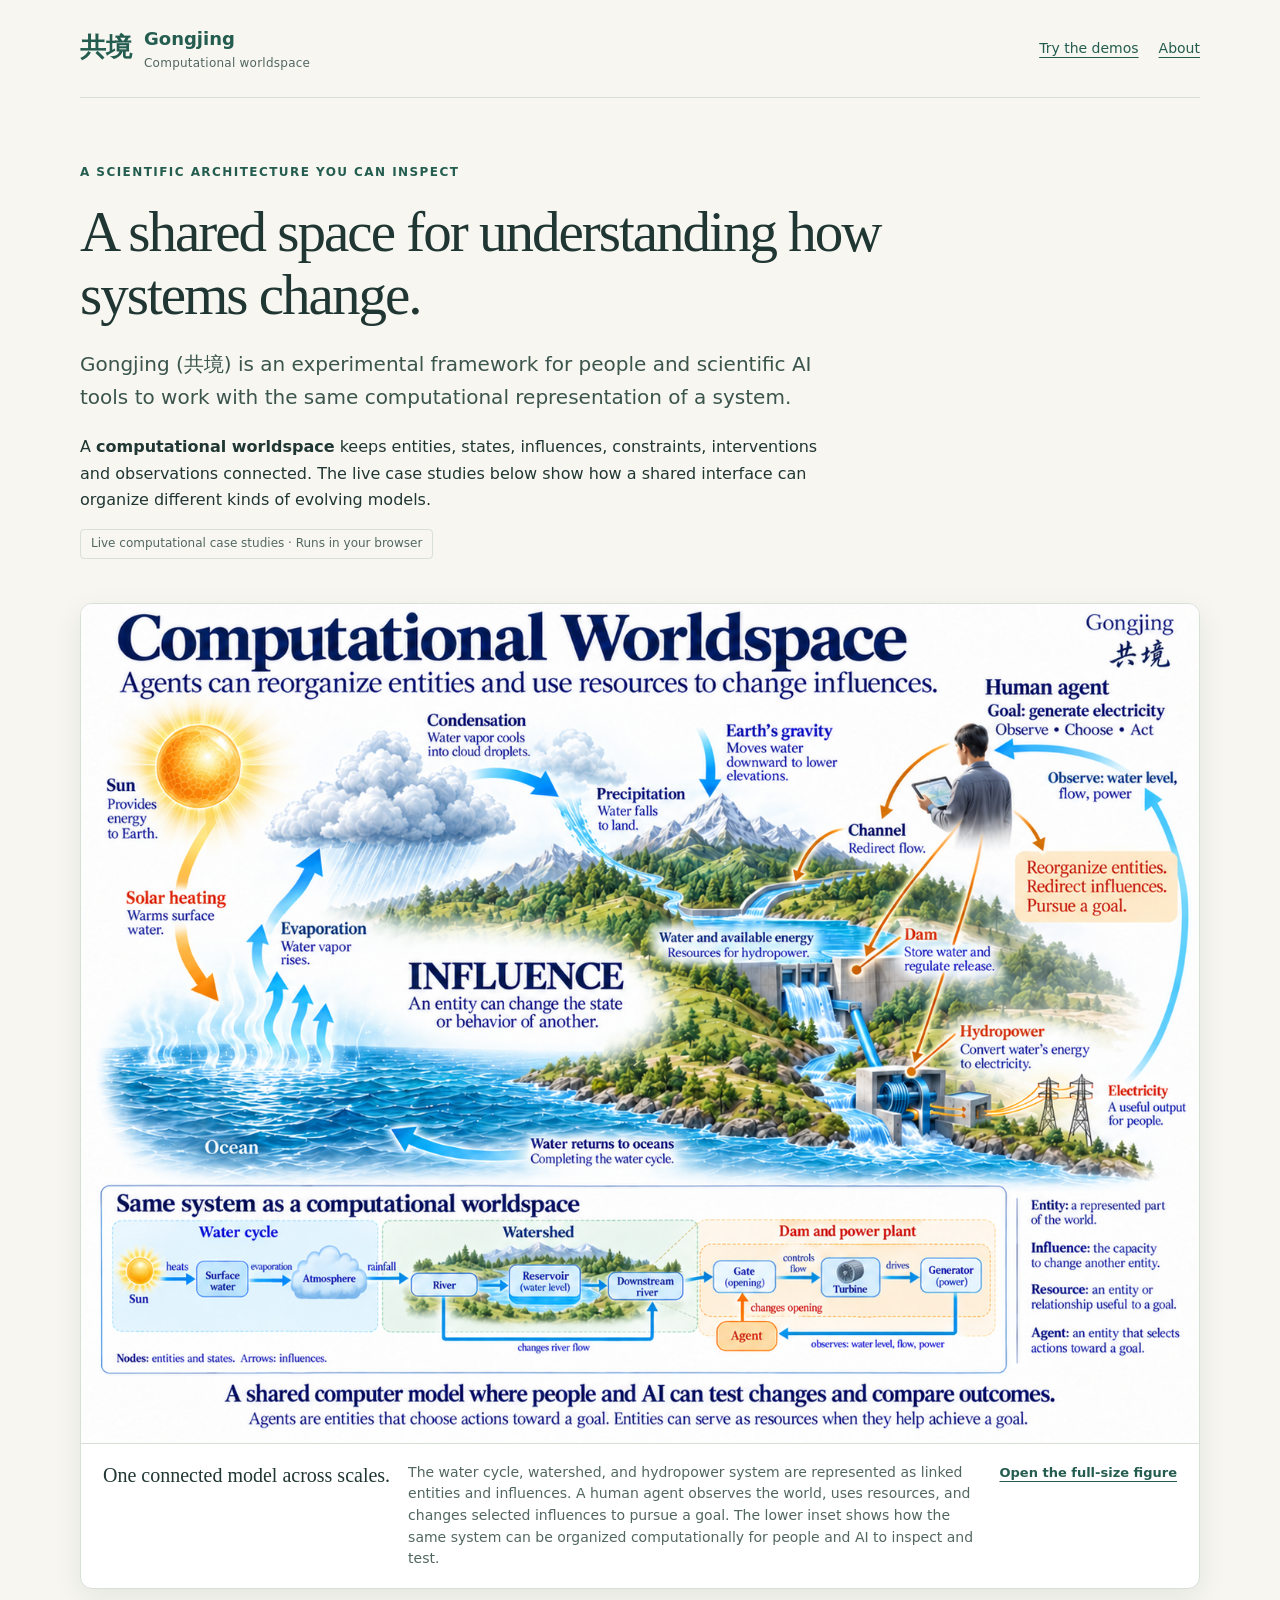
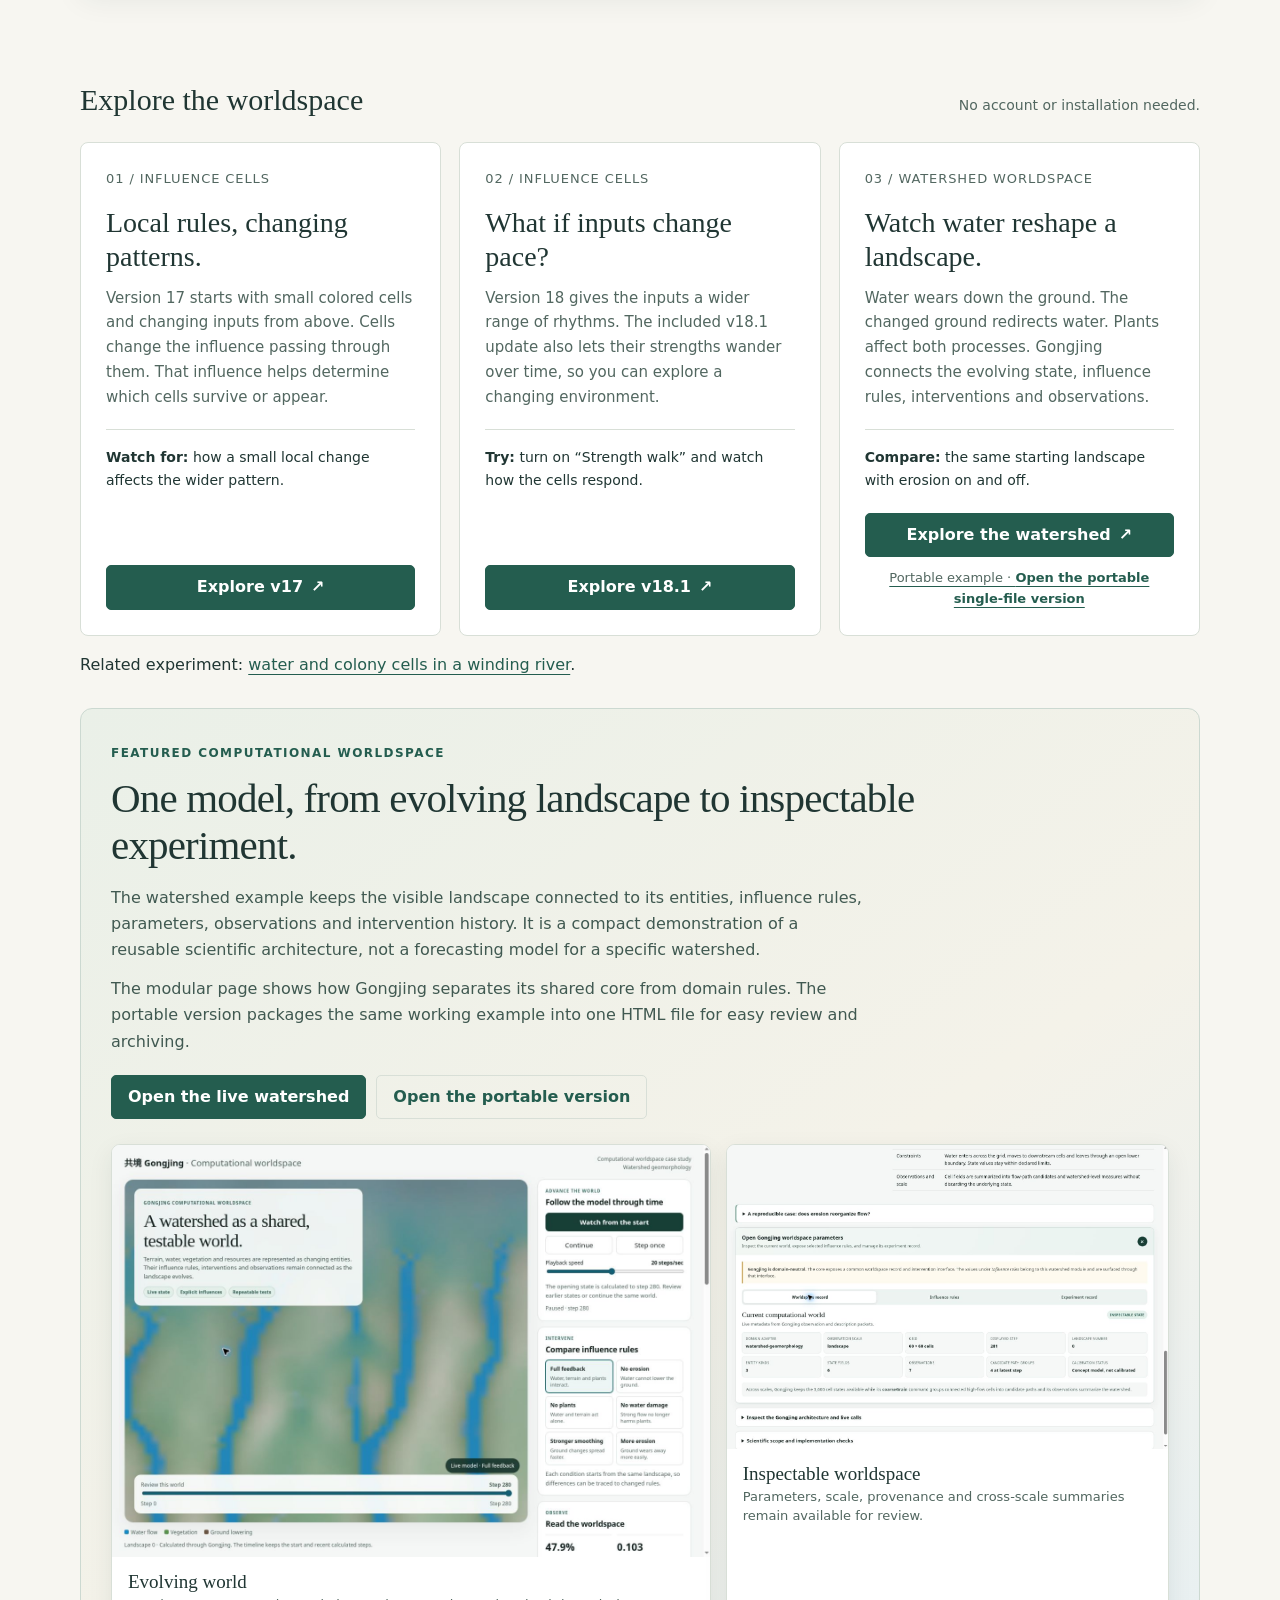
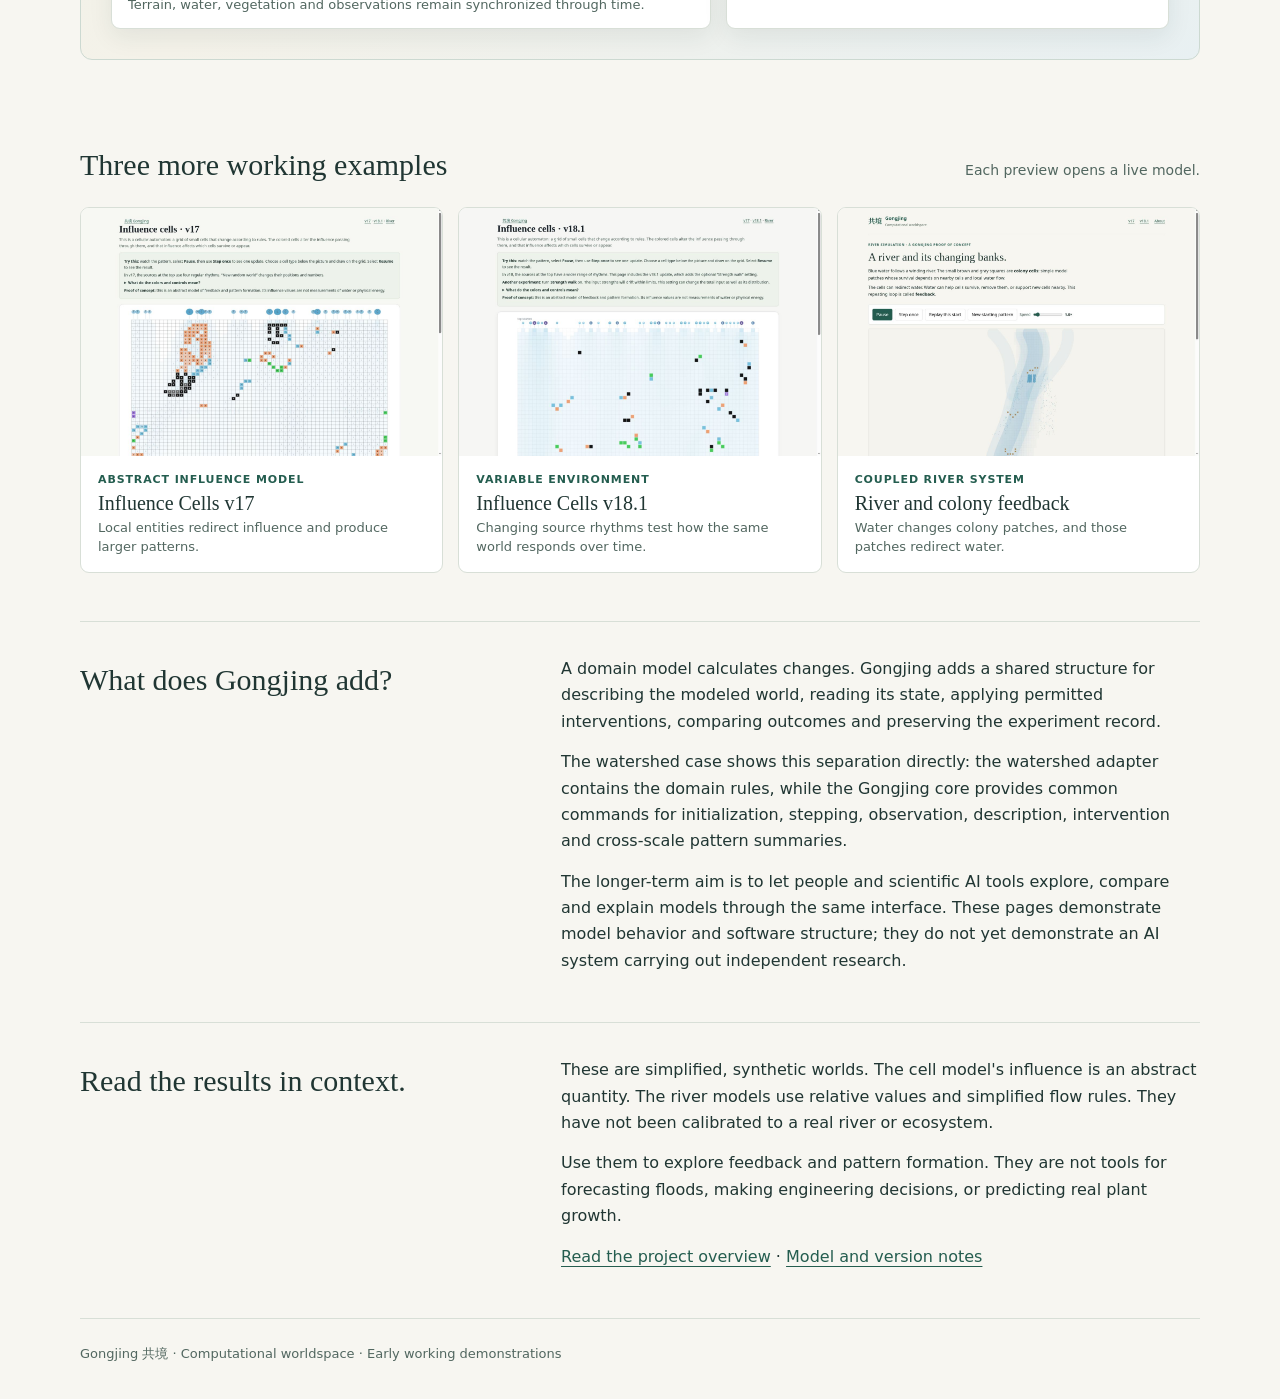
<file: index.html>
<!doctype html>
<html lang="en">
<head><meta charset="utf-8"><meta name="viewport" content="width=device-width,initial-scale=1"><meta name="description" content="Explore Gongjing (共境), a shared computational worldspace, through interactive influence-cell and watershed simulations."><title>Gongjing 共境 | Computational worldspace</title><link rel="icon" href="favicon.svg" type="image/svg+xml"><link rel="stylesheet" href="styles.css?v=20260907-4"></head>
<body>
<header class="site-header"><a class="brand" href="index.html"><span class="brand-mark" lang="zh">共境</span><span>Gongjing<small>Computational worldspace</small></span></a><nav aria-label="Main navigation"><a href="#demos">Try the demos</a><a href="#about">About</a></nav></header>
<main class="home">
<section class="hero"><span class="eyebrow">A scientific architecture you can inspect</span><h1>A shared space for understanding how systems change.</h1><p class="lead">Gongjing (<span lang="zh">共境</span>) is an experimental framework for people and scientific AI tools to work with the same computational representation of a system.</p><p>A <b>computational worldspace</b> keeps entities, states, influences, constraints, interventions and observations connected. The live case studies below show how a shared interface can organize different kinds of evolving models.</p><span class="tag">Live computational case studies · Runs in your browser</span></section>
<figure class="concept-overview"><a href="assets/gongjing-computational-worldspace.png" aria-label="Open the full-size computational worldspace figure"><img src="assets/gongjing-computational-worldspace.png" alt="Computational worldspace illustrated through the water cycle, a watershed, and a hydropower system. Natural influences connect water, sunlight, gravity, land, and infrastructure. A human agent observes conditions and changes water flow through a channel and dam." width="1448" height="1086"></a><figcaption><b>One connected model across scales.</b><span>The water cycle, watershed, and hydropower system are represented as linked entities and influences. A human agent observes the world, uses resources, and changes selected influences to pursue a goal. The lower inset shows how the same system can be organized computationally for people and AI to inspect and test.</span><a href="assets/gongjing-computational-worldspace.png">Open the full-size figure</a></figcaption></figure>
<section id="demos" aria-labelledby="demos-title"><div class="section-heading"><h2 id="demos-title">Explore the worldspace</h2><p>No account or installation needed.</p></div>
<div class="demo-grid">
<article class="demo-card"><span class="number">01 / INFLUENCE CELLS</span><h3>Local rules, changing patterns.</h3><p>Version 17 starts with small colored cells and changing inputs from above. Cells change the influence passing through them. That influence helps determine which cells survive or appear.</p><p class="watch"><b>Watch for:</b> how a small local change affects the wider pattern.</p><a class="button" href="v17.html">Explore v17 <span aria-hidden="true">↗</span></a></article>
<article class="demo-card"><span class="number">02 / INFLUENCE CELLS</span><h3>What if inputs change pace?</h3><p>Version 18 gives the inputs a wider range of rhythms. The included v18.1 update also lets their strengths wander over time, so you can explore a changing environment.</p><p class="watch"><b>Try:</b> turn on “Strength walk” and watch how the cells respond.</p><a class="button" href="v18.html">Explore v18.1 <span aria-hidden="true">↗</span></a></article>
<article class="demo-card"><span class="number">03 / WATERSHED WORLDSPACE</span><h3>Watch water reshape a landscape.</h3><p>Water wears down the ground. The changed ground redirects water. Plants affect both processes. Gongjing connects the evolving state, influence rules, interventions and observations.</p><p class="watch"><b>Compare:</b> the same starting landscape with erosion on and off.</p><div class="card-actions"><a class="button" href="watershed.html">Explore the watershed <span aria-hidden="true">↗</span></a><a class="standalone-link" href="Gongjing_Watershed_Ecosystem_Showcase.html">Open the portable single-file version</a></div></article>
</div>
<p>Related experiment: <a href="river.html">water and colony cells in a winding river</a>.</p>
<section class="watershed-feature" aria-labelledby="watershed-feature-title">
<div class="feature-copy"><span class="eyebrow">Featured computational worldspace</span><h2 id="watershed-feature-title">One model, from evolving landscape to inspectable experiment.</h2><p>The watershed example keeps the visible landscape connected to its entities, influence rules, parameters, observations and intervention history. It is a compact demonstration of a reusable scientific architecture, not a forecasting model for a specific watershed.</p><p>The modular page shows how Gongjing separates its shared core from domain rules. The portable version packages the same working example into one HTML file for easy review and archiving.</p><div class="feature-actions"><a class="button" href="watershed.html">Open the live watershed</a><a class="button secondary" href="Gongjing_Watershed_Ecosystem_Showcase.html">Open the portable version</a></div></div>
<div class="screenshot-grid">
<a class="screenshot-card" href="watershed.html"><figure><img src="assets/watershed-worldspace-overview.jpg" alt="The Gongjing watershed worldspace showing an evolving landscape, scenario controls and live observations." loading="lazy" width="1346" height="926"><figcaption><b>Evolving world</b><span>Terrain, water, vegetation and observations remain synchronized through time.</span></figcaption></figure></a>
<a class="screenshot-card" href="watershed.html"><figure><img src="assets/watershed-worldspace-parameters.jpg" alt="The open Gongjing parameter panel showing model metadata, scale, state fields and observations." loading="lazy" width="1346" height="926"><figcaption><b>Inspectable worldspace</b><span>Parameters, scale, provenance and cross-scale summaries remain available for review.</span></figcaption></figure></a>
</div>
</section>
</section>
<section class="demo-previews" aria-labelledby="demo-previews-title">
<div class="section-heading"><h2 id="demo-previews-title">Three more working examples</h2><p>Each preview opens a live model.</p></div>
<div class="preview-grid">
<a class="preview-card" href="v17.html"><figure><img src="assets/influence-cells-v17.jpg" alt="Influence Cells v17 showing colored entities forming larger structures in a grid." loading="lazy" width="1348" height="925"><figcaption><span class="preview-label">Abstract influence model</span><b>Influence Cells v17</b><span>Local entities redirect influence and produce larger patterns.</span></figcaption></figure></a>
<a class="preview-card" href="v18.html"><figure><img src="assets/influence-cells-v18-1.jpg" alt="Influence Cells v18.1 showing entities responding to multiple source rhythms across a grid." loading="lazy" width="1348" height="925"><figcaption><span class="preview-label">Variable environment</span><b>Influence Cells v18.1</b><span>Changing source rhythms test how the same world responds over time.</span></figcaption></figure></a>
<a class="preview-card" href="river.html"><figure><img src="assets/river-feedback-world.jpg" alt="The river simulation showing water flowing through colony patches in one continuous scene." loading="lazy" width="1348" height="925"><figcaption><span class="preview-label">Coupled river system</span><b>River and colony feedback</b><span>Water changes colony patches, and those patches redirect water.</span></figcaption></figure></a>
</div>
</section>
<section class="explanation" id="about"><h2>What does Gongjing add?</h2><div><p>A domain model calculates changes. Gongjing adds a shared structure for describing the modeled world, reading its state, applying permitted interventions, comparing outcomes and preserving the experiment record.</p><p>The watershed case shows this separation directly: the watershed adapter contains the domain rules, while the Gongjing core provides common commands for initialization, stepping, observation, description, intervention and cross-scale pattern summaries.</p><p>The longer-term aim is to let people and scientific AI tools explore, compare and explain models through the same interface. These pages demonstrate model behavior and software structure; they do not yet demonstrate an AI system carrying out independent research.</p></div></section>
<section class="explanation"><h2>Read the results in context.</h2><div><p>These are simplified, synthetic worlds. The cell model's influence is an abstract quantity. The river models use relative values and simplified flow rules. They have not been calibrated to a real river or ecosystem.</p><p>Use them to explore feedback and pattern formation. They are not tools for forecasting floods, making engineering decisions, or predicting real plant growth.</p><p><a href="README.md">Read the project overview</a> · <a href="MODEL_NOTES.md">Model and version notes</a></p></div></section>
</main><footer class="site-footer">Gongjing <span lang="zh">共境</span> · Computational worldspace · Early working demonstrations</footer>
</body></html>
</file>
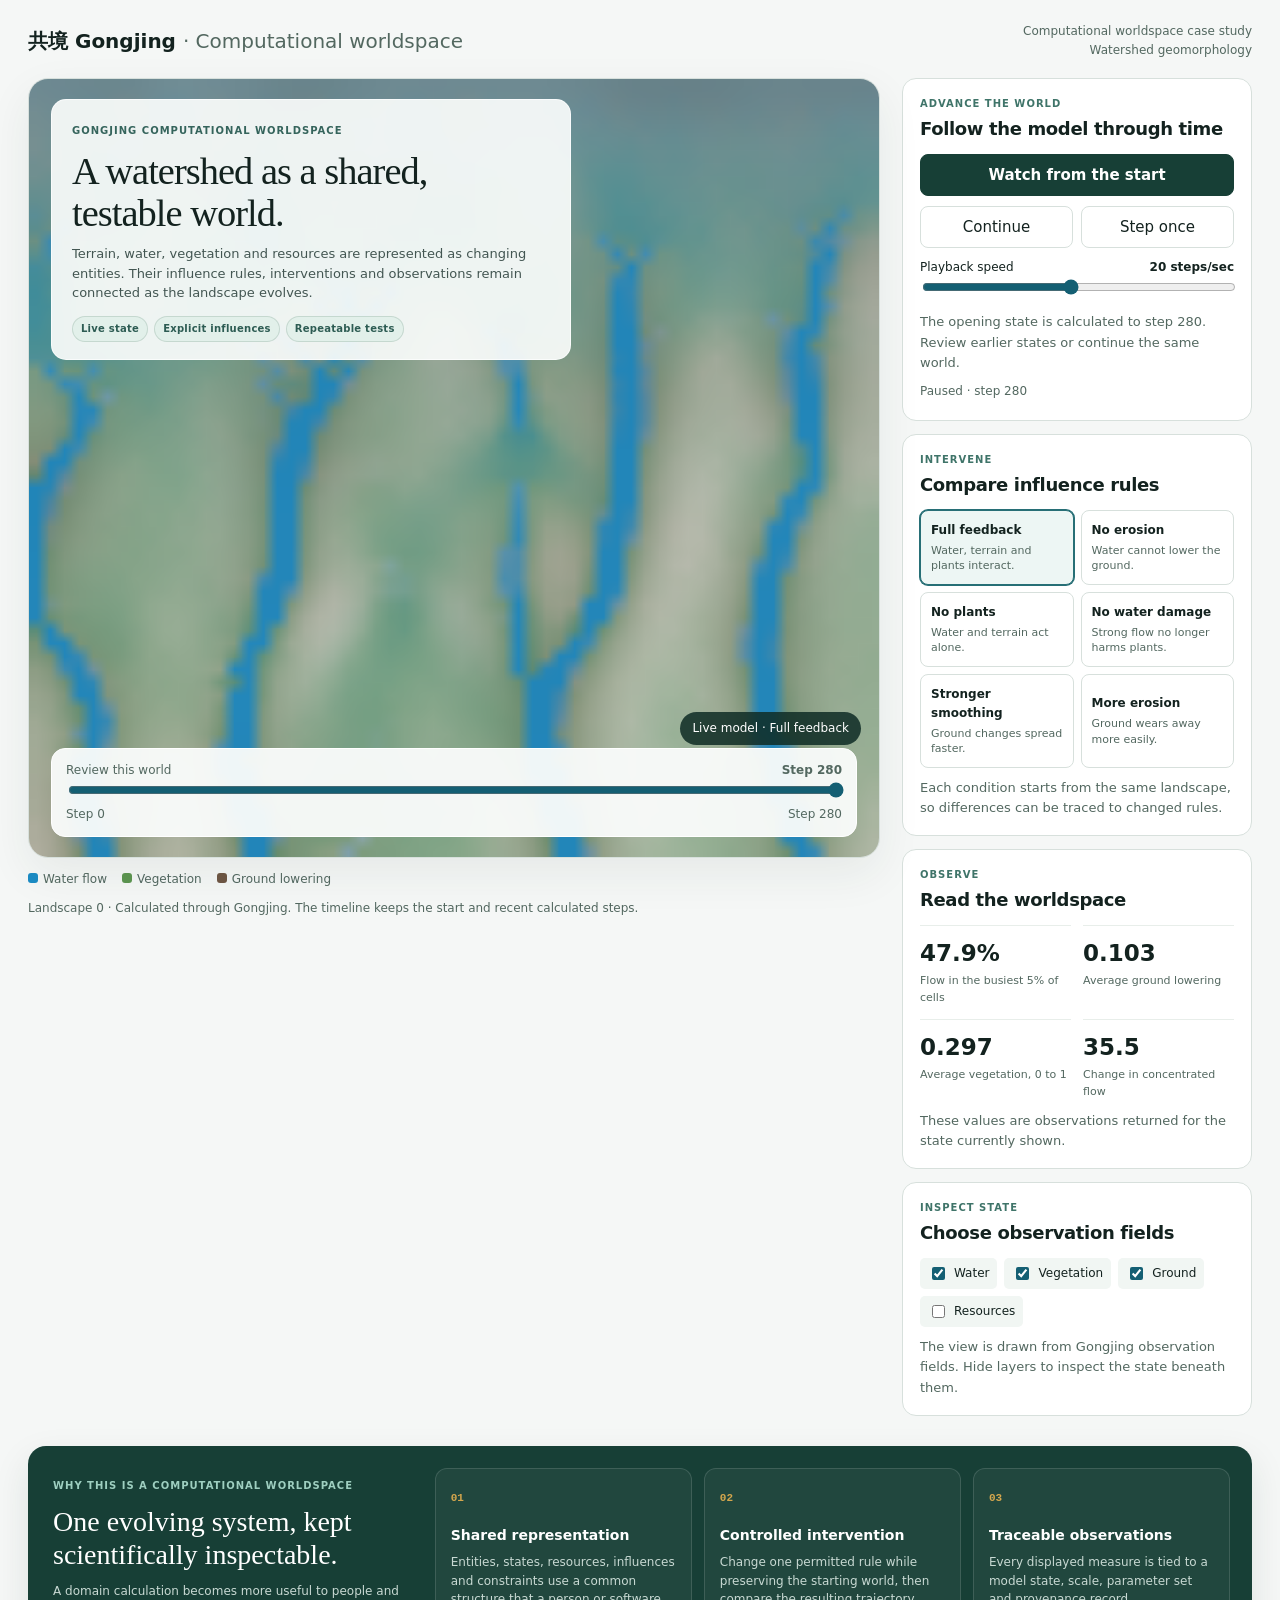
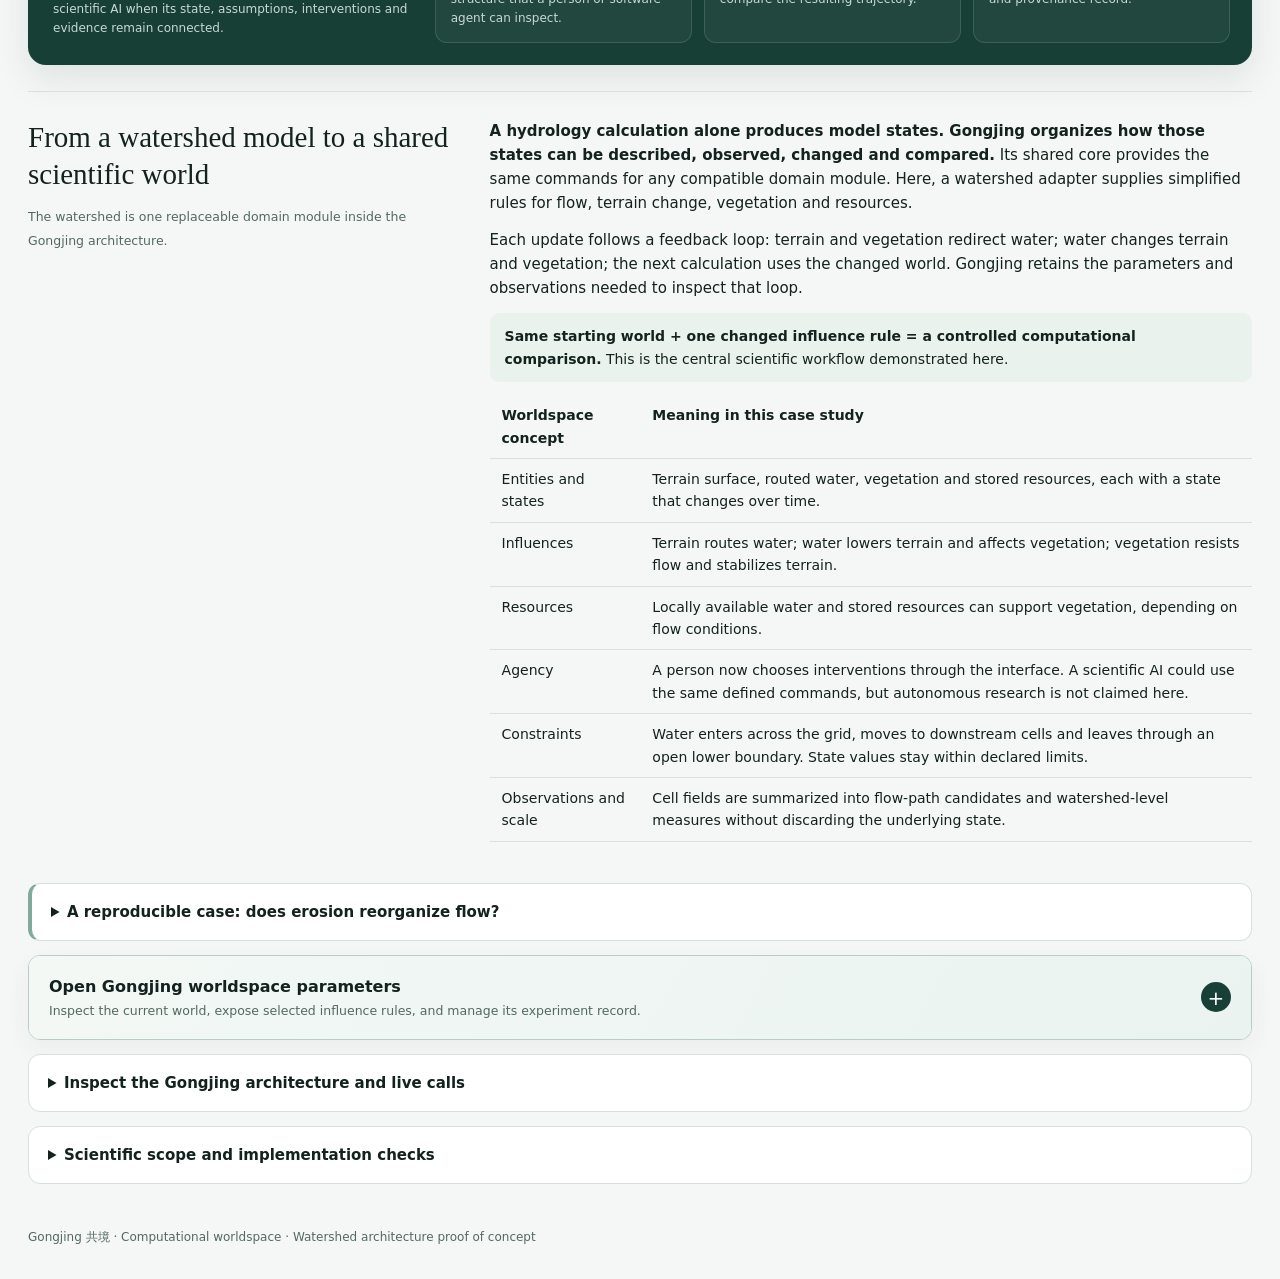
<file: Gongjing_Watershed_Ecosystem_Showcase.html>
<!doctype html>
<html lang="en">
<head>
  <meta charset="utf-8">
  <meta name="viewport" content="width=device-width,initial-scale=1,viewport-fit=cover">
  <meta name="description" content="A live Gongjing computational worldspace case study connecting watershed geomorphology, inspectable influence rules, controlled interventions and reproducible observations.">
  <title>Gongjing · Watershed computational worldspace</title>
  
  <style>
:root{color-scheme:light;--bg:#f5f7f6;--ink:#13221f;--muted:#536860;--line:#d7e0dc;--panel:#fff;--accent:#145f73;--soft:#e9f1ef}
*{box-sizing:border-box}html,body{margin:0;background:var(--bg);color:var(--ink);font:15px/1.6 system-ui,-apple-system,BlinkMacSystemFont,"Segoe UI",sans-serif}header,main,footer{max-width:1440px;margin:auto;padding-inline:28px}header{padding-block:22px 18px;display:flex;justify-content:space-between;align-items:center;gap:20px}.brand{font-weight:700;font-size:20px;text-decoration:none;color:var(--ink)}.brand span{font-weight:400;color:var(--muted)}header .note{font-size:12px;text-align:right;color:var(--muted)}main{padding-bottom:32px}.hero{display:grid;grid-template-columns:minmax(0,1fr) 350px;gap:22px;align-items:start}.world{position:relative;background:#e8ece8;border:1px solid var(--line);border-radius:20px;overflow:hidden;height:780px;box-shadow:0 16px 45px rgba(24,50,43,.07)}#c{position:absolute;inset:0;width:100%;height:100%;display:block}.worldTop{position:absolute;left:22px;top:20px;max-width:450px;background:rgba(250,252,251,.92);border:1px solid rgba(255,255,255,.7);border-radius:15px;padding:17px 20px;pointer-events:none}.eyebrow{font-size:10px;letter-spacing:.1em;text-transform:uppercase;font-weight:700;color:#35645c}.worldTop h1{font:500 clamp(26px,3vw,41px)/1.08 Georgia,serif;letter-spacing:-.025em;margin:10px 0}.worldTop p{margin:0;color:#435652;font-size:13px;line-height:1.5}.worldBadge{position:absolute;right:18px;bottom:112px;background:rgba(16,45,38,.86);color:white;padding:7px 12px;border-radius:30px;font-size:12px}.timeline{position:absolute;left:22px;right:22px;bottom:20px;background:rgba(250,252,251,.95);border:1px solid white;border-radius:14px;padding:12px 14px}.timeline-head{display:flex;justify-content:space-between;gap:10px;font-size:12px;color:var(--muted)}.timeline input{width:100%;accent-color:var(--accent)}button,input,select{font:inherit}button{cursor:pointer;border:1px solid var(--line);border-radius:8px;padding:8px 12px;background:white;color:var(--ink);min-height:40px}button:hover{border-color:#567d6a;background:#f2f8f5}button:disabled,input:disabled{opacity:.55;cursor:default}.primary{background:#173f36;border-color:#173f36;color:white;font-weight:650}.primary:hover{background:#24574b;color:white}.wide{width:100%}button:focus-visible,input:focus-visible,summary:focus-visible,a:focus-visible{outline:3px solid #d4a64d;outline-offset:3px}.side{display:flex;flex-direction:column;gap:13px}.card{background:var(--panel);border:1px solid var(--line);border-radius:14px;padding:17px}.card h2{font-size:18px;margin:0 0 10px;letter-spacing:-.02em}.card p{font-size:13px;line-height:1.55;color:var(--muted);margin:10px 0 0}.buttons{display:flex;gap:8px;flex-wrap:wrap;margin:10px 0}.buttons button{flex:1}.status{font-size:12px;color:var(--muted);min-height:21px;margin-top:9px}.scenarios{display:grid;grid-template-columns:1fr 1fr;gap:7px}.scenario{text-align:left;padding:10px;min-height:75px}.scenario b{display:block;font-size:12px;margin-bottom:3px}.scenario small{display:block;color:var(--muted);font-size:11px;line-height:1.4}.scenario.active{border-color:#276f76;background:#edf6f4;box-shadow:0 0 0 1px #276f76}.metrics{display:grid;grid-template-columns:1fr 1fr;gap:12px}.metric{border-top:1px solid #e8eeea;padding-top:9px}.metric b{display:block;font-size:23px;font-weight:600;font-variant-numeric:tabular-nums}.metric span{display:block;color:var(--muted);font-size:11px}.layers{display:flex;gap:7px;flex-wrap:wrap}.toggle{display:flex;gap:6px;align-items:center;font-size:12px;border-radius:5px;background:#f1f6f3;padding:6px 8px}.toggle input{accent-color:var(--accent)}.legend{display:flex;gap:15px;flex-wrap:wrap;margin-top:12px;font-size:12px;color:var(--muted)}.sw{display:inline-block;width:10px;height:10px;border-radius:3px;margin-right:5px}.explain{margin-top:26px;border-top:1px solid var(--line);padding:27px 0;display:grid;grid-template-columns:1fr 1.8fr;gap:38px}.explain h2{font:400 29px/1.25 Georgia,serif;margin:0 0 12px}.explain p{margin:0 0 13px}.explain p:last-child{margin-bottom:0}.explain small{color:var(--muted)}table{width:100%;border-collapse:collapse;font-size:14px}th,td{padding:9px 12px;text-align:left;vertical-align:top;border-bottom:1px solid var(--line)}th{font-weight:600}.details{margin-top:14px;background:white;border:1px solid var(--line);border-radius:12px;padding:16px 19px}summary{font-weight:650;cursor:pointer}.details p,.details li{font-size:13px;color:var(--muted)}.param{display:grid;grid-template-columns:1fr 58px;gap:6px;margin:14px 0}.param label{font-size:13px}.param output{text-align:right;font-size:13px;color:var(--muted)}.param input{grid-column:1/-1;width:100%;accent-color:var(--accent)}.seed-row{display:flex;gap:7px;align-items:center;flex-wrap:wrap;font-size:13px;margin:12px 0}.seed-row input{width:115px;min-width:0;padding:6px;border:1px solid var(--line);border-radius:6px}fieldset{border:0;margin:0;padding:0;min-width:0}footer{padding-block:12px 32px;font-size:12px;color:var(--muted)}a{color:#145f73;text-underline-offset:3px}.trace{white-space:pre-wrap;font:11px/1.7 ui-monospace,Consolas,monospace;background:#f5f8f6;padding:12px;max-height:170px;overflow:auto;border-radius:8px}.call-counts{display:flex;gap:7px;flex-wrap:wrap;font-size:11px;color:var(--muted)}.call-counts span{padding:4px 7px;background:#f2f6f3;border-radius:5px}.feedback-line{padding:12px 15px;background:#e9f2ed;border-radius:9px;font-size:14px}.error{padding:12px;border:1px solid #bd6955;background:#fff4ee;color:#743721;border-radius:8px;margin:15px 0}.table-scroll{overflow-x:auto}.history-note{margin:9px 0 0;color:var(--muted);font-size:12px}.visually-hidden{position:absolute;width:1px;height:1px;padding:0;margin:-1px;overflow:hidden;clip:rect(0,0,0,0);white-space:nowrap;border:0}
.worldTop{max-width:520px}.worldTags{display:flex;gap:6px;flex-wrap:wrap;margin-top:13px}.worldTags span{font-size:10px;font-weight:650;letter-spacing:.025em;color:#2d5c53;background:rgba(225,239,233,.88);border:1px solid rgba(92,132,116,.22);border-radius:30px;padding:4px 8px}.card-kicker{display:block;color:#3f7469;font-size:10px;font-weight:750;letter-spacing:.1em;text-transform:uppercase;margin-bottom:3px}.control-label{display:flex;justify-content:space-between;gap:12px;font-size:12px}.wide-range{width:100%;accent-color:var(--accent)}.worldspace-strip{display:grid;grid-template-columns:1.45fr repeat(3,1fr);gap:12px;margin-top:30px;padding:22px;background:#173f36;color:#fff;border-radius:18px;box-shadow:0 14px 36px rgba(24,50,43,.10)}.strip-intro{padding:4px 12px 4px 3px}.strip-intro .eyebrow{color:#9ecfc0}.strip-intro h2{font:400 28px/1.2 Georgia,serif;margin:9px 0 10px}.strip-intro p,.strip-card p{color:#c8d9d3;font-size:12px;line-height:1.55;margin:0}.strip-card{padding:15px;border:1px solid rgba(255,255,255,.13);border-radius:12px;background:rgba(255,255,255,.045)}.strip-card>span{font:600 11px/1 ui-monospace,monospace;color:#d4a64d}.strip-card h3{font-size:14px;margin:16px 0 7px}.experiment-details{border-left:4px solid #82aa9c}.parameter-disclosure{padding:0;overflow:hidden;border-color:#b9ccc5;box-shadow:0 9px 26px rgba(24,50,43,.05)}.parameter-disclosure>summary{display:flex;align-items:center;justify-content:space-between;gap:18px;list-style:none;padding:18px 20px;background:linear-gradient(120deg,#f3f8f5,#eaf3f0)}.parameter-disclosure>summary::-webkit-details-marker{display:none}.parameter-disclosure>summary span:first-child{display:flex;flex-direction:column;gap:2px}.parameter-disclosure>summary b{font-size:16px}.parameter-disclosure>summary small{font-weight:400;color:var(--muted)}.disclosure-icon{display:grid;place-items:center;width:30px;height:30px;flex:0 0 auto;border-radius:50%;background:#173f36;color:#fff;font-size:20px;font-weight:400;transition:transform .2s ease}.parameter-disclosure[open] .disclosure-icon{transform:rotate(45deg)}.parameter-disclosure fieldset{padding:20px}.panel-intro{margin:0 0 18px!important;padding:13px 15px;border-left:3px solid #d4a64d;background:#fffaf0;color:#4d554f!important}.parameter-tabs{display:flex;gap:6px;padding:5px;background:#edf3f0;border-radius:10px;margin-bottom:18px;overflow-x:auto}.parameter-tabs button{flex:1;min-width:max-content;border:0;background:transparent;min-height:38px;font-size:12px;font-weight:650;color:var(--muted)}.parameter-tabs button[aria-selected="true"]{background:white;color:var(--ink);box-shadow:0 2px 8px rgba(20,44,37,.09)}.parameter-panel[hidden]{display:none}.panel-heading{display:flex;justify-content:space-between;align-items:flex-start;gap:20px;margin-bottom:15px}.panel-heading h3{font:500 22px/1.2 Georgia,serif;margin:0 0 4px}.panel-heading p{margin:0!important}.live-chip{white-space:nowrap;padding:5px 9px;background:#e5f1eb;color:#285f53;border-radius:30px;font-size:10px;font-weight:700;text-transform:uppercase;letter-spacing:.055em}.live-chip.warm{background:#fff3db;color:#775615}.snapshot-grid{display:grid;grid-template-columns:repeat(5,1fr);gap:8px;margin:0}.snapshot-grid div,.record-grid div{min-width:0;padding:11px;background:#f5f8f6;border:1px solid #e2ebe6;border-radius:8px}.snapshot-grid dt,.record-grid span{font-size:10px;color:var(--muted);text-transform:uppercase;letter-spacing:.05em}.snapshot-grid dd{margin:5px 0 0;font-size:13px;font-weight:650;overflow-wrap:anywhere}.panel-note{margin:15px 0 0!important;padding:11px 13px;background:#f4f7f5;border-radius:8px}.parameter-grid{display:grid;grid-template-columns:repeat(2,1fr);gap:10px}.parameter-grid .param{margin:0;padding:13px;border:1px solid #e0e8e4;border-radius:9px;background:#fbfcfb}.parameter-grid .param small{grid-column:1/-1;color:var(--muted);font-size:11px;line-height:1.45}.record-grid{display:grid;grid-template-columns:repeat(3,1fr);gap:8px;margin-bottom:16px}.record-grid b{display:block;font-size:13px;margin-top:4px;overflow-wrap:anywhere}.parameter-panel .seed-row{padding-top:4px}.details>summary{transition:color .15s ease}.details>summary:hover{color:#145f73}
@media(max-width:1050px){.hero{grid-template-columns:minmax(0,1fr) 310px;gap:16px}.world{height:780px}.worldTop{left:14px;right:14px;top:14px;max-width:430px}.timeline{left:14px;right:14px}.card{padding:14px}.worldTop h1{font-size:32px}.worldspace-strip{grid-template-columns:1fr 1fr}.strip-intro{grid-column:1/-1}.snapshot-grid{grid-template-columns:repeat(3,1fr)}}
@media(max-width:820px){header,main,footer{padding-inline:14px}header .note{max-width:180px}.hero{grid-template-columns:1fr}.world{height:650px}.side{display:grid;grid-template-columns:1fr 1fr;align-items:start}.explain{grid-template-columns:1fr;gap:14px}.worldTop{max-width:460px}.snapshot-grid{grid-template-columns:repeat(2,1fr)}}
@media(max-width:540px){.brand{font-size:17px}.brand span{display:block;font-size:12px}header .note{max-width:140px;font-size:11px}.world{height:590px;border-radius:15px}.worldTop{left:12px;right:12px;top:12px;padding:13px 15px}.worldTop h1{font-size:28px}.worldTop p{font-size:12px}.worldTags{display:none}.side{grid-template-columns:1fr}.timeline{left:12px;right:12px;bottom:12px}.worldBadge{right:12px;bottom:105px}.explain h2{font-size:26px}.details{padding:14px}.parameter-disclosure{padding:0}.parameter-disclosure>summary{padding:15px}.parameter-disclosure fieldset{padding:14px}.worldspace-strip{grid-template-columns:1fr;padding:15px}.strip-intro{grid-column:auto}.strip-card{padding:13px}.snapshot-grid,.parameter-grid,.record-grid{grid-template-columns:1fr}.panel-heading{display:block}.live-chip{display:inline-block;margin-top:10px}.parameter-tabs button{padding-inline:10px}.param{margin:13px 0}}
@media(prefers-reduced-motion:reduce){*{scroll-behavior:auto}}

</style>
</head>
<body>
<header>
  <a class="brand" href="#about">共境 Gongjing <span>· Computational worldspace</span></a>
  <div class="note">Computational worldspace case study<br>Watershed geomorphology</div>
</header>
<main>
  <div id="error" class="error" role="alert" hidden></div>
  <div class="hero">
    <div>
      <section class="world" aria-label="Live watershed computational worldspace">
        <canvas id="c" role="img" aria-label="A calculated landscape of blue flow paths, green vegetation and brown areas where the ground has worn down. Current observations are shown beside the picture.">Enable JavaScript and canvas support to see the watershed.</canvas>
        <div class="worldTop">
          <span class="eyebrow">Gongjing computational worldspace</span>
          <h1>A watershed as a shared,<br>testable world.</h1>
          <p>Terrain, water, vegetation and resources are represented as changing entities. Their influence rules, interventions and observations remain connected as the landscape evolves.</p>
          <div class="worldTags" aria-label="Worldspace capabilities"><span>Live state</span><span>Explicit influences</span><span>Repeatable tests</span></div>
        </div>
        <div class="worldBadge" id="worldBadge">Calculating the landscape</div>
        <div class="timeline">
          <div class="timeline-head"><label for="scrub">Review this world</label><b id="step">Step 0</b></div>
          <input id="scrub" type="range" min="0" max="0" step="1" value="0" aria-label="Review calculated model states">
          <div class="timeline-head"><span id="historyStart">Step 0</span><span id="historyEnd">Step 0</span></div>
        </div>
      </section>
      <div class="legend"><span><i class="sw" style="background:#1b8cc5"></i>Water flow</span><span><i class="sw" style="background:#5d9650"></i>Vegetation</span><span><i class="sw" style="background:#6f5744"></i>Ground lowering</span></div>
      <p class="history-note" id="historyNote">The world is being calculated through the Gongjing core.</p>
    </div>
    <aside class="side">
      <section class="card">
        <span class="card-kicker">Advance the world</span>
        <h2>Follow the model through time</h2>
        <button class="primary wide" id="watch">Watch from the start</button>
        <div class="buttons"><button id="play">Continue</button><button id="stepOnce">Step once</button></div>
        <label for="speed" class="control-label">Playback speed <b id="speedOut">20 steps/sec</b></label>
        <input id="speed" type="range" min="2" max="40" value="20" class="wide-range">
        <p>The opening state is calculated to step 280. Review earlier states or continue the same world.</p>
        <div class="status" id="status" role="status">Starting the model</div>
      </section>
      <section class="card">
        <span class="card-kicker">Intervene</span>
        <h2>Compare influence rules</h2>
        <div class="scenarios" id="scenarios">
          <button class="scenario active" data-key="full" aria-pressed="true"><b>Full feedback</b><small>Water, terrain and plants interact.</small></button>
          <button class="scenario" data-key="diffuse" aria-pressed="false"><b>No erosion</b><small>Water cannot lower the ground.</small></button>
          <button class="scenario" data-key="abiotic" aria-pressed="false"><b>No plants</b><small>Water and terrain act alone.</small></button>
          <button class="scenario" data-key="vegetated" aria-pressed="false"><b>No water damage</b><small>Strong flow no longer harms plants.</small></button>
          <button class="scenario" data-key="smooth" aria-pressed="false"><b>Stronger smoothing</b><small>Ground changes spread faster.</small></button>
          <button class="scenario" data-key="runaway" aria-pressed="false"><b>More erosion</b><small>Ground wears away more easily.</small></button>
        </div>
        <p>Each condition starts from the same landscape, so differences can be traced to changed rules.</p>
      </section>
      <section class="card">
        <span class="card-kicker">Observe</span>
        <h2>Read the worldspace</h2>
        <div class="metrics">
          <div class="metric"><b id="mflow">0.0%</b><span>Flow in the busiest 5% of cells</span></div>
          <div class="metric"><b id="mdepth">0.000</b><span>Average ground lowering</span></div>
          <div class="metric"><b id="mveg">0.000</b><span>Average vegetation, 0 to 1</span></div>
          <div class="metric"><b id="mgain">0.0</b><span>Change in concentrated flow</span></div>
        </div>
        <p>These values are observations returned for the state currently shown.</p>
      </section>
      <section class="card">
        <span class="card-kicker">Inspect state</span>
        <h2>Choose observation fields</h2>
        <div class="layers"><label class="toggle"><input id="water" type="checkbox" checked>Water</label><label class="toggle"><input id="veg" type="checkbox" checked>Vegetation</label><label class="toggle"><input id="incision" type="checkbox" checked>Ground</label><label class="toggle"><input id="resource" type="checkbox">Resources</label></div>
        <p>The view is drawn from Gongjing observation fields. Hide layers to inspect the state beneath them.</p>
      </section>
    </aside>
  </div>

  <section class="worldspace-strip" aria-labelledby="worldspaceHeading">
    <div class="strip-intro"><span class="eyebrow">Why this is a computational worldspace</span><h2 id="worldspaceHeading">One evolving system, kept scientifically inspectable.</h2><p>A domain calculation becomes more useful to people and scientific AI when its state, assumptions, interventions and evidence remain connected.</p></div>
    <div class="strip-card"><span>01</span><h3>Shared representation</h3><p>Entities, states, resources, influences and constraints use a common structure that a person or software agent can inspect.</p></div>
    <div class="strip-card"><span>02</span><h3>Controlled intervention</h3><p>Change one permitted rule while preserving the starting world, then compare the resulting trajectory.</p></div>
    <div class="strip-card"><span>03</span><h3>Traceable observations</h3><p>Every displayed measure is tied to a model state, scale, parameter set and provenance record.</p></div>
  </section>

  <section class="explain" id="about">
    <div><h2>From a watershed model to a shared scientific world</h2><small>The watershed is one replaceable domain module inside the Gongjing architecture.</small></div>
    <div>
      <p><b>A hydrology calculation alone produces model states. Gongjing organizes how those states can be described, observed, changed and compared.</b> Its shared core provides the same commands for any compatible domain module. Here, a watershed adapter supplies simplified rules for flow, terrain change, vegetation and resources.</p>
      <p>Each update follows a feedback loop: terrain and vegetation redirect water; water changes terrain and vegetation; the next calculation uses the changed world. Gongjing retains the parameters and observations needed to inspect that loop.</p>
      <p class="feedback-line"><b>Same starting world + one changed influence rule = a controlled computational comparison.</b> This is the central scientific workflow demonstrated here.</p>
      <div class="table-scroll"><table><thead><tr><th>Worldspace concept</th><th>Meaning in this case study</th></tr></thead><tbody>
        <tr><td>Entities and states</td><td>Terrain surface, routed water, vegetation and stored resources, each with a state that changes over time.</td></tr>
        <tr><td>Influences</td><td>Terrain routes water; water lowers terrain and affects vegetation; vegetation resists flow and stabilizes terrain.</td></tr>
        <tr><td>Resources</td><td>Locally available water and stored resources can support vegetation, depending on flow conditions.</td></tr>
        <tr><td>Agency</td><td>A person now chooses interventions through the interface. A scientific AI could use the same defined commands, but autonomous research is not claimed here.</td></tr>
        <tr><td>Constraints</td><td>Water enters across the grid, moves to downstream cells and leaves through an open lower boundary. State values stay within declared limits.</td></tr>
        <tr><td>Observations and scale</td><td>Cell fields are summarized into flow-path candidates and watershed-level measures without discarding the underlying state.</td></tr>
      </tbody></table></div>
    </div>
  </section>

  <details class="details experiment-details">
    <summary>A reproducible case: does erosion reorganize flow?</summary>
    <p>Use landscape number <b>0</b>. Compare <b>Full feedback</b> with <b>No erosion</b> at step <b>280</b>. Terrain and vegetation begin in the same state; the erosion rule is the controlled difference.</p>
    <div class="table-scroll"><table><thead><tr><th>Condition</th><th>Average ground lowering</th><th>Flow in busiest 5% of cells</th></tr></thead><tbody><tr><td>Full feedback</td><td>0.103 model units</td><td>47.9%</td></tr><tr><td>No erosion</td><td>0.000 model units</td><td>29.9%</td></tr></tbody></table></div>
    <p>In this model comparison, erosion changes the terrain and produces more concentrated flow. Plants can still redirect water when erosion is off. Gongjing makes the comparison repeatable by keeping the starting state, settings, intervention and observations together.</p>
    <p>The flow measure adds routed flow across cells below the first eight rows. It describes the distribution of calculated flow within the grid, not separate volumes leaving a real watershed.</p>
  </details>

  <details class="details parameter-disclosure" id="modelParameters">
    <summary><span><b>Open Gongjing worldspace parameters</b><small>Inspect the current world, expose selected influence rules, and manage its experiment record.</small></span><span class="disclosure-icon" aria-hidden="true">+</span></summary>
    <fieldset id="parameterControls">
      <p class="panel-intro"><b>Gongjing is domain-neutral.</b> The core exposes a common worldspace record and intervention interface. The values under <i>Influence rules</i> belong to this watershed module and are surfaced through that interface.</p>
      <div class="parameter-tabs" role="tablist" aria-label="Gongjing parameter groups">
        <button type="button" role="tab" id="worldspaceTab" aria-controls="worldspacePanel" aria-selected="true" data-panel="worldspacePanel">Worldspace record</button>
        <button type="button" role="tab" id="influenceTab" aria-controls="influencePanel" aria-selected="false" data-panel="influencePanel" tabindex="-1">Influence rules</button>
        <button type="button" role="tab" id="recordTab" aria-controls="recordPanel" aria-selected="false" data-panel="recordPanel" tabindex="-1">Experiment record</button>
      </div>
      <section class="parameter-panel" id="worldspacePanel" role="tabpanel" aria-labelledby="worldspaceTab">
        <div class="panel-heading"><div><h3>Current computational world</h3><p>Live metadata from Gongjing observation and description packets.</p></div><span class="live-chip">Inspectable state</span></div>
        <dl class="snapshot-grid">
          <div><dt>Domain adapter</dt><dd id="paramAdapter">watershed-geomorphology</dd></div><div><dt>Observation scale</dt><dd id="paramScale">landscape</dd></div><div><dt>Grid</dt><dd id="paramGrid">60 × 60 cells</dd></div><div><dt>Displayed step</dt><dd id="paramStep">0</dd></div><div><dt>Landscape number</dt><dd id="paramSeed">0</dd></div><div><dt>Entity kinds</dt><dd id="paramEntities">3</dd></div><div><dt>State fields</dt><dd id="paramFields">5</dd></div><div><dt>Observations</dt><dd id="paramObservations">7</dd></div><div><dt>Candidate path groups</dt><dd id="paramPaths">Calculating</dd></div><div><dt>Calibration status</dt><dd id="paramCalibration">Concept model, not calibrated</dd></div>
        </dl>
        <p class="panel-note">Across scales, Gongjing keeps the 3,600 cell states available while its <b>coarseGrain</b> command groups connected high-flow cells into candidate paths and its observations summarize the watershed.</p>
      </section>
      <section class="parameter-panel" id="influencePanel" role="tabpanel" aria-labelledby="influenceTab" hidden>
        <div class="panel-heading"><div><h3>Selected influence parameters</h3><p>Changing a slider sends an <b>intervene</b> command to the current world. Continue the model to observe the new trajectory.</p></div><span class="live-chip warm">Live intervention</span></div>
        <div class="parameter-grid">
          <div class="param"><label for="rainfall">Water input</label><output id="rainfallOut" for="rainfall">1.00×</output><input id="rainfall" type="range" min="0" max="2" step=".25" value="1"><small>External water supplied to every grid cell.</small></div>
          <div class="param"><label for="routingBeta">Terrain steering</label><output id="routingBetaOut" for="routingBeta">75</output><input id="routingBeta" type="range" min="10" max="150" step="5" value="75"><small>How strongly lower neighboring terrain attracts flow.</small></div>
          <div class="param"><label for="erosionRate">Erosion strength</label><output id="erosionOut" for="erosionRate">0.0013</output><input id="erosionRate" type="range" min="0" max=".003" step=".0001" value=".0013"><small>How quickly concentrated flow can lower unprotected ground.</small></div>
          <div class="param"><label for="vegStabilization">Vegetation stabilization</label><output id="vegStabilizationOut" for="vegStabilization">2.8</output><input id="vegStabilization" type="range" min="0" max="6" step=".2" value="2.8"><small>How strongly vegetation reduces erosion in its cell.</small></div>
          <div class="param"><label for="vegGrowth">Vegetation growth</label><output id="vegGrowthOut" for="vegGrowth">0.045</output><input id="vegGrowth" type="range" min="0" max=".09" step=".005" value=".045"><small>Growth response to locally stored resources.</small></div>
          <div class="param"><label for="floodDamage">High-flow plant damage</label><output id="floodDamageOut" for="floodDamage">0.030</output><input id="floodDamage" type="range" min="0" max=".06" step=".005" value=".03"><small>Vegetation loss when modeled shear exceeds its threshold.</small></div>
          <div class="param"><label for="smoothing">Ground smoothing</label><output id="smoothingOut" for="smoothing">0.035</output><input id="smoothing" type="range" min="0" max=".15" step=".005" value=".035"><small>Local spreading of the ground-lowering field.</small></div>
        </div>
        <p class="panel-note">These are simplified, relative parameters selected to expose the influence structure. They are not measured coefficients for a real watershed.</p>
      </section>
      <section class="parameter-panel" id="recordPanel" role="tabpanel" aria-labelledby="recordTab" hidden>
        <div class="panel-heading"><div><h3>Reproducibility and provenance</h3><p>Keep the landscape number fixed for a controlled comparison, or save the complete current state.</p></div><span class="live-chip">Experiment record</span></div>
        <div class="record-grid"><div><span>Active condition</span><b id="recordScenario">Full feedback</b></div><div><span>Recorded interventions</span><b id="recordInterventions">0</b></div><div><span>Starting generator</span><b id="recordGenerator">Original seed-0 fields</b></div></div>
        <div class="seed-row"><label for="seedInput">Landscape number</label><input id="seedInput" type="number" value="0" min="0" max="4294967295" step="1"><button id="applySeed">Use this landscape</button><button id="newSeed">New landscape</button></div>
        <p>Number 0 uses the original showcase's starting terrain. Other whole numbers generate repeatable synthetic landscapes. Keep the number unchanged when comparing influence rules.</p>
        <div class="buttons"><button id="saveState">Save experiment</button><button id="loadState">Load experiment</button><button id="saveImage">Save picture</button></div>
        <input class="visually-hidden" id="loadFile" type="file" accept=".json,application/json" aria-label="Choose a saved watershed experiment">
      </section>
    </fieldset>
  </details>

  <details class="details" id="architecture">
    <summary>Inspect the Gongjing architecture and live calls</summary>
    <p><b>Shared core → watershed module → observation packet.</b> The core uses six domain-independent commands. The view draws only the returned observation fields, while domain calculations remain in the watershed module.</p>
    <div class="table-scroll"><table><thead><tr><th>Command</th><th>Purpose</th></tr></thead><tbody><tr><td>initialize</td><td>Create a world from a landscape number and parameter set.</td></tr><tr><td>step</td><td>Calculate its next state.</td></tr><tr><td>observe</td><td>Return fields, measurements, scale and provenance.</td></tr><tr><td>describe</td><td>Expose entities, influences, constraints and assumptions.</td></tr><tr><td>intervene</td><td>Change an allowed parameter, restart or restore a state.</td></tr><tr><td>coarseGrain</td><td>Summarize connected cell-level patterns at a larger scale.</td></tr></tbody></table></div>
    <p id="worldspaceStatus">Waiting for observations.</p><p id="candidateStatus"></p><div class="call-counts" id="callCounts"></div><pre class="trace" id="trace" aria-label="Recent Gongjing calls"></pre><p id="balance"></p>
  </details>
  <details class="details">
    <summary>Scientific scope and implementation checks</summary>
    <p><b>This is an architecture proof of concept with a functioning landscape-evolution module.</b> It is not presented as a calibrated watershed forecast. Its scientific purpose is to demonstrate how an evolving domain model can be made inspectable, intervenable, comparable and reproducible through Gongjing.</p>
    <p>The default landscape and numerical rules come from the original watershed showcase benchmark. The live JavaScript calculation has been checked against its Python reference through 280 steps. All displayed quantities use relative model units.</p>
    <p>Water is routed to three positions in the next grid row, with uniform input and an open lower edge. The module is a downstream routing approximation, not a full two-dimensional fluid solver. It does not represent a measured watershed, storm timing, water storage or a sediment transport budget. Ground lowering is capped, and smoothing acts on the lowering field. Candidate paths are cross-scale descriptions of model fields, not mapped real rivers.</p>
    <p>Modular landscape modeling has a broader scientific background, including <a href="https://esurf.copernicus.org/articles/8/379/2020/" target="_blank" rel="noopener noreferrer">Landlab v2.0</a>. This demonstration uses its own compact watershed module and does not run Landlab.</p>
  </details>
  <noscript><div class="error">Enable JavaScript to calculate and explore the watershed.</div></noscript>
</main>
<footer>Gongjing 共境 · Computational worldspace · Watershed architecture proof of concept</footer>
<script>
/* Gongjing shared model interface, based on River-Colony API v10.
   Domain calculations stay in the adapter; observations remain inspectable. */
(function(root){
"use strict";
const API_METHODS=["initialize","step","observe","describe","intervene","coarseGrain"];
class DomainAdapter{
  initialize(){throw new Error("initialize not implemented")}
  step(){throw new Error("step not implemented")}
  observe(){throw new Error("observe not implemented")}
  describe(){throw new Error("describe not implemented")}
  intervene(){throw new Error("intervene not implemented")}
  coarseGrain(){throw new Error("coarseGrain not implemented")}
}

class GongjingCore{
  constructor(adapter,logger=null){this.adapter=adapter;this.logger=logger;this.world=null;this.worldspace=null;this.description=null;this.patterns=[]}
  call(n,d=""){if(this.logger)this.logger.call(n,d)}
  ret(n,d=""){if(this.logger)this.logger.ret(n,d)}
  initialize(seed,p={}){this.call("initialize","seed="+seed);this.world=this.adapter.initialize(seed,p);this.worldspace=null;this.description=null;this.patterns=[];this.ret("initialize","world ready");return this.world}
  step(dt=1){this.call("step","dt="+dt);this.adapter.step(this.world,dt);this.ret("step","step="+(this.world.step ?? this.world.t))}
  observe(scale="meso"){this.call("observe","scale="+scale);const x=this.adapter.observe(this.world,scale);this.worldspace=x;this.ret("observe",x.observations.length+" observations");return x}
  describe(scale="meso"){this.call("describe","model rules");const x=this.adapter.describe(this.world,scale);this.description=x;this.ret("describe","metadata");return x}
  intervene(x){this.call("intervene",x.action);const w=this.adapter.intervene(this.world,x);if(w)this.world=w;this.ret("intervene","applied");return this.world}
  coarseGrain(scale="macro"){this.call("coarseGrain","scale="+scale);const x=this.adapter.coarseGrain(this.world,scale);this.patterns=x;this.ret("coarseGrain",x.length+" candidates");return x}
}



root.Gongjing={GongjingCore,DomainAdapter,API_METHODS};
if(typeof module!=="undefined")module.exports=root.Gongjing;
})(globalThis);

</script>
<script>
/* Original starting terrain and vegetation, NumPy seed 0, 60 x 60.
   These are initial conditions, not precomputed simulation frames. */
globalThis.GongjingWatershedInitial={"base": "1bfmZ4SV6j8nVHnwKKLqP2qrmMa/kOo/917KlIqT6j9XwlG27qjqP4Dr3IZuzOo/XG3dLvDV6j8FqnODfpXqP5NPrr3uJOo/ZY1ekUm86T8ktVvxCJjpP/zDlSv8sOk/+j4LCsni6T9Va7TgWw3qP/+UxJrsJeo/ww2mxfo+6j/cqwtxJGPqPwtgN6zNqOo/7sn6pQ/w6j+hiDRp6wPrP5Qg/ftg+Oo/vXnlo9K96j+lllg/Q4jqP+GkSbnyU+o/BNSC2pc36j+g4/NzTCbqPzE2l68eEuo/46yge4Mw6j/f0tINmFvqP5egF011bOo/59xLBtF+6j8FnylG64fqP3YLu2JEhOo/oB+KpyFq6j+ySpxWLmfqP2h5EDBvSOo/6AFF3O4t6j/PanhCSwrqP5yWcP0oIOo/0IvrfVw/6j/xrqh0Xn3qP/QhjuT2s+o/860MkUzp6j8LdcLKGAPrP7LhFX//7uo/WpE63zYB6z+W1rP/ohvrP0Rq5evJOes/R7C8fUc86z9S2Z+3RxHrP00jZ2QF2+o/Wg12Ccek6j8gdBHlTaHqP53vFxDYkOo/T8/Kcmp26j8a93+wKW7qPw/pbQ+wXOo/jnRQXwBE6j/xeAm8jx3qP7ICDTTEEuo/5DsGSw8l6j8Hv6i68yPqP7y/kL9qF+o/9cqDlT0j6j9dB5JftyjqP0kemcWZReo/K1HSyVtN6j8jK1jP7RXqPzr1T+CNtOk/8LtrC0pi6T+WcwfhTz7pP01Yz8wOWek/r+yG56SN6T9iEbwwJsPpP9x1fZcD2ek//mdlEh/+6T+8VclbPw7qPwC93/uGOOo/Rsbu1PJa6j/P+xv39HHqPwU4GHGyZOo/M/u13VMd6j8QAD4i//jpP9gMCJFc1ek/CjAJF1296T8OPQxXUrrpP5oGrEfnouk/Xx076mqr6T+bbVCcQOLpP0zaTgC1+ek/VhD89TQt6j8jJiAv9yjqP5HhDppz9uk/6UVeTYjr6T+rd1ymydvpP1eA29AAzOk/O5sOUOqj6T8TYbobEZLpP0cWpI/bnek/Z4pw8dWz6T/mjyHNOvXpP3FKwyLfKuo/WNqg6Wo46j9twoNeBFHqPzfRUUKWVuo/Oa2XqZJa6j/pNF6Us3nqP24uqoqriOo/48O1ZdWD6j/lt0O8JW/qP5VtZe0zR+o/pycoK+Y36j8Y7ZeiJirqP8Y1lqrnH+o/2AcdMmAE6j+675BTFejpP3BG0x7/wek/djGtXxqq6T9dv/0eZX/pP9r+xN2JdOk/ST6ll0TP6T/RZ7owcL3pP4kB5MtAr+k/eFwA2h+o6T8qK/pwC6XpP3pDDayorek/rydEBwus6T8/C1+/sIXpP5f7BWWUR+k/bo4L73z/6D900mQr1tvoP3zP9wOKE+k/IsgdPpdh6T9sXnj0jpDpPxkHbLZ7q+k/YFgRpAqn6T8AUdbWf7fpP0orJscHuOk/jutc50vL6T/B97zjiNzpP91HxVImsOk/7ykkbHyJ6T96thhVhGXpP9vtODHgVuk/uWmchGtW6T99rFk4pDrpP/SJaHHAMuk/pD2boWs66T+h+BYs+lvpPwEi4RHDrek/aUrU7mLN6T9gqmfbUcjpP4E+stuCjuk/VK928thu6T/WIS8FWGDpP13MFX2ATOk/nWk5DZoj6T8lgw4YthPpP9L3IrXKC+k/nKxopbor6T+Hl3xaD0zpP17R5deve+k/gTj6/YeF6T9u2UFSk5TpP/s636PdpOk/hB9rmmio6T8rzQeSuMDpP2pV/6DAw+k/ME+VrXTN6T+7a/6+IbTpP6Blz0hCruk/Gx0vScyc6T/NQZQM5qDpP5+TiDx9lOk/8dI6SWKH6T9Q46M0ED/pP7LoiCUaKek/yGJjsNX46D+Ex7W0htzoP24LLJ7qxOg/S/YZAOqI6T+YGSM++nfpP/mRo7dkSOk/IlvR3JMh6T9USafqthTpP4JxCf9kJek/YDDSWbcp6T/KT+b88BDpP1V7q5YI5eg/MQu7vwCq6D8a2e4Ofa7oP2rOyXCE5ug/KJW4CZsh6T+8rivOPkvpPzcP9Rp7Yek/aGXD9AZj6T9INjEAu0HpP5ZSgnJlTuk/5hvzu4k86T+Vq6IJ9zTpPy9I+HNLF+k/4dkPsRcG6T8NIljIJ9PoP4NueMhVzug/pITeFNzR6D+Af/1Yl87oP5uRIel0x+g/Ayk9aZi66D8oMx12S/DoP9BB/kLOMuk/T+nZ7a1Z6T9g0mZiEF/pP/OdeFzUKuk/ip3UY+X86D8uDNDnwczoP31EBiKstOg/p8JtMfms6D/UbJrEEZvoP5ooCarCo+g//2NON0C56D8Kda3gh7HoP5bHlGaR2Og/aiZ0tUvu6D+3UprnDtroP6+/pTI57eg/bdwYhzrp6D/efXZ+Z/foP2Ch91VjC+k/i0gRgPke6T/Dc5RxLhvpPy4IQkn1Dek/GLm3Ijsd6T8wPc9jTgbpP1q8EH4iD+k/kgvOqHLp6D+hsRaT1rnoP60YrL3Ue+g/jxN1p69X6D8pLZZeR0XoP3vKJ5RmS+g/vA4fmUw06T80DuWcQg7pP1X/K8+45Og/D+zFSPmp6D92lRqwtovoP1ywMBK3i+g/CsQgkYiJ6D+AsWSo2JboP6IfsmUhgug/aMJhKbdo6D8SJRI2boDoP/Sg+TcFkug/kYWUVizC6D8mKiPXQALpP1kdsblvB+k/o4IeM5vh6D+DlaK8L87oP4T+lXaouug/IrARMFu76D/Sz4nq/6PoP5WPcjmHi+g/LnJOpqVq6D9jslET1mfoP5g3pR+gYeg/iT3hu0d36D8h6wNqjG/oPyTGunaIVOg/z+L0AAJh6D97u5+g63/oPzYqA9CJuug/lNgBg5by6D9G/Ga/1dLoPyycYYaStug/icbRf8x36D8M7LuAJGfoP7W9SBuMXeg/zWFYlr1W6D8XwiTUqFLoP9jGsco+Peg/utPfb1M56D9oMIbfdUfoP/oTnUjdSug/uYUvlFJL6D9rqWcpLmToPy1mb0SaU+g/MdaKGFNN6D+jJ1XIMF3oPz3lmcrAdOg/9G4q2Sp46D/c68amm4LoP+aifwTfgOg/qzVVBYqK6D9JRPQA3JToP6c/Dg8jj+g/6gT0DWNp6D/wUkPGYUnoP06mD3EHGug/XCZ4sMTu5z9CxFtwt+3nP9YJw/YU8uc/ZO+m7dbg6D8MKlm+RLroP3iDNWAyhug/4s8kuIUx6D8sc2u1KhPoPzBsV9EfBug/Wjg/wh4E6D+xIF9z+BboP/9+jnSjGOg/FZwtlwwU6D9BM6B3WjLoP/FzMMCYSeg/IwwTAxVv6D+WDDPHCYvoPx8paCe7dOg/egJVAINs6D8TGPCa1k3oP0YBoBgdOeg/V6fMxzwx6D/TpVQwhDHoPx3mihY+D+g/jenJtVry5z8g3uppV/HnPw89rhpuDeg//j1dwvcd6D9BiQdvFBnoP4FppuJd9Oc/RKmKQH7x5z9K/rFXwwroP9LeMLY8OOg/Meqay1Bp6D8Ya4qz8lvoP0vSZFoESug/tuLkXCYd6D8bArpJAwroPxA305kSEOg/y9hAwXsO6D/vf48x9u7nP8vhbU1t5uc/8H8G/MDZ5z9M4Zzw8s/nP4jtQGCwy+c/IFOWPN3C5z+z7UDNM9vnP0TJxGFr4Oc/aGk7CpbZ5z+dMO7jk+HnP+ieFRJf/ec/flttVOL75z9JtPYiCwPoP6IPa30XAOg/lZ/tKuv/5z9M0Zab0fvnP+wxtAI9Aug/lvc6K1Xp5z/waGhyLNLnP4EX+74qqec/hEaedtWh5z+uQDU+PY/nP45iXs8Xh+c/pzD0+f5c6D9dBXXXnWDoP47+WaK9G+g/Ri62Y5fR5z8hV5g1b6DnP4rq4J9beuc/ZeZeRAqN5z9xkmrsvZPnPxL9Se4wu+c/sI38d5Pa5z/wVvLjQdznP2xAw+wa+Oc/mQJsYqMV6D+XWgWKjv3nP6Q2jOGJ5Oc/FRRlB5jG5z/Xj1gLl7LnP5H7wk8Btec/KtdV3VXP5z/RcT/pFNPnP41DyKSKtec/V6nm39vC5z+A33xjN8nnPxWGYvHm0ec/uI8Zi8nV5z+q5Ydu887nPzfoqn19uec/1HamBMun5z8Cm9iiI8HnP43ZYm1Uw+c/uJzpTADh5z/XoClODN7nP9OKCS1m0+c/haQM7l665z+1+HBo3rjnP0qOQatCxOc/YpL88HjE5z/M7GRAPr/nP7q0RSP+n+c/KakfLCht5z8AdB6PtFvnP3r8xRxaTec/tcdsae5V5z98vy8xAnPnP7yzGcYXg+c/V4h4KDh55z+eqGwdwYTnP0FDqSs3kuc/gIqf0Emh5z8/EYGp0I7nP3pFzfHYhOc/7Z0UiyaW5z/sBdle25DnP+5u2qjYo+c/T+Z7ZEeM5z9Z1pHTfnHnP0ftMA1vSuc/B1G6O8UU5z9Y3nZHXP7mP9pFE6c0++Y/WsQLxv7x5z/VcPVQ2dHnPxViM4PZvec/S/pDD2CS5z/vrDRpAjfnPxFT3LKoK+c/WiX3jzcW5z/taJg7Lz7nP4+GuaOQSuc/kKx5EVJ35z9JxkyyYX3nP/P5Em2ti+c/4qpI4Fd75z8kpg8vzGHnP1c5JhsQMuc/5ll6WpEH5z91aDnDrxTnPwM/s29ZOuc/u5zD0f9D5z9/rgaTgFvnP/qkngxwbuc/j0N44Rls5z8mZhjsJ37nP0vQSqaxjuc/jjdbLEWb5z8okXGqnZ3nPxFP0smrcec/d9Y7FyRk5z9y4kbCbVrnPz3gnhH+Xec/F84nRLdv5z/CjuajinTnP+C2E8T2X+c/RZt+F9hu5z8LsWL2N4DnP3rNipfNiec/a5gMzqiR5z+ukuIxgn3nP3aQ+wlcT+c/fQNe94QI5z/+0f3n8NvmP0vhhO50z+Y/+Lb0tAfS5j+DzWBNJvPmPwsCVULQCec/Bs2qHeQP5z8VsyXfZx/nPzI3gJQWMOc/pazobjcf5z/IWHrZHBjnP1/MJ3E6FOc/XyWusWYR5z8ws+esYijnPwXwB2Y7Luc/jK2rAfIe5z+7zTZ1hwTnP8FPz1y+yOY/hCE/x+GU5j+fck3IJ2DmP83qmDmUWuY/X0T0ecpO5z8CE8gXXlXnP7vkoK4WXOc/tnNpE50v5z/+6MYVOP3mP6pg7sq7yuY/MmFZ0qGy5j8I2xN3ZMTmPyqzOm674+Y/PdnDInT95j9CEoJT3hDnP5hwGtkW/+Y/PCoQIcDx5j/zgGy+gsDmPz5GErS2ieY/9bl1GA5g5j8LwJe2pFLmP9wgi28pi+Y/6VuKlzXB5j91skZ9eObmPx8V8vE2Gec/3sYj9Woh5z+LmGV7JzbnP9Ffwn7IT+c/068NIkpI5z8aU/6ecDTnP9GYbkF9HOc/XICD8fr75j9dZ4fTqPzmPwtdFMfv9+Y/Nwwk7pcC5z8R1fN57wPnP4upVQttBec/FgDit7Un5z+52fxFckDnP9lGiHYTZec/T/mpPlZl5z9SJW7ojEDnP+BwVwFSDec/s1tsfsy25j9jeWW6B3HmPxvuYsP7V+Y/OijGBi9b5j+ge40PmnXmP4cbxQUxhOY//vAP3fiT5j8jttyLY6TmP3lw+olPqOY/1AlSl/q75j99wPj4HaHmPyr4d1S0oeY/aBZhADW05j+rEgbyAdTmP4G3Qc3B1eY/c1/4xUm45j8QCsOifJLmPyl+4o62OOY/p+OiCvgK5j8nHN575uDlP/JctNlv1+U/nD4MwWe35j+c0qKwJc/mP9R+XNns3+Y/IoV7ApvL5j+g71zhZqXmP4xzLUDufeY//aeIrTpu5j+3bhK7W2/mPz18y7fLfOY/t32IlQCV5j+Lu4MFY3fmP8Hqf8TSceY/X0MXVylS5j85z9OhGgXmP+aMT3QT4+U/3xOAcAmy5T8VNXzfpr3lP63xeHhX1OU/iQfpQzMl5j/3EuTlMljmP6SCS93IhuY/7WTklxLC5j+MKOqkMcHmPx5WYpJDxOY/4uJIQpTG5j9okgd8cbHmPw+QAmHZquY/U0gBtkmL5j9JY7v5OIPmP9RUKeHLhOY/SvLTz3R45j+W1IGPspXmP0tOvw2UtOY/wx/EdEjl5j98NqVKcxHnP9gWkwI6Guc/EakcE2se5z87Y5h0yvrmP+cvdc/6vuY/4oMtUQFs5j+fyYaQ9R/mPzYK8meT5eU/GDiYvU7n5T8Gp5aTb9flP7NvJZrn7uU/z25QLQ4I5j8OngNryRTmP76tXAc4H+Y/ZTUxETA55j+x/Pp+yTjmPymlQeo7UuY/BMeSs+1V5j+9pZanzFbmPxeLw8loaOY/1guiqx9I5j/fT9Z9LhnmP9rQOxaT4uU/6q/L9Ryj5T/zUsrWyqDlPxiDzCADkOU/ylRe2DgK5j/z7l9+SyjmP30DPOcxR+Y/LZloVUVM5j/fs6w5EzvmP6f5VXOELOY/uFpI5H0R5j9iDiBR5RPmP3msqOFJFeY//YGjQ+II5j8RMMbK+fTlP13Zehnu2uU/BEMlIrSv5T88cythvnLlP2S1mZ/wPuU/DJ2YIIAa5T/KikmMMRDlP63JRhcsOuU/G4l38rRr5T+MNTH8tMDlPyX/1zHE9uU/8BCK0fkr5j/LMeYxICbmPy1z0B6DK+Y/m0eMfrQ25j8JHDt8HBfmPzqT6pn1EOY/okPJDAr75T+JR/ubl/LlP76Vk2KK/+U/O/f1E5cC5j+eKCVAOh7mP1JD3Cb9UuY/0ZCPK8uE5j/Y2xPAoqXmPyt2olzZ0OY/T9pvF2vG5j8NI85S1LrmP5OyliL/cOY/m/kHVlEZ5j9OHdsQhdflP81Q8w5ajeU/54mEi7R75T+rfxCg1XDlP95xSGVpg+U/5YjspON05T/nVNlUHpDlP6kBZM+rmOU/wQ7gz0qq5T9WmFxdNNblP7e5UsVlyOU/nCYapS/k5T9CDIc2AtflP3RtzmWB2uU/7GdPMH+85T8IG27zR5rlP0a4XwY6fuU/YOjcyO955T/K8zdYkYrlPxj+VeqnouU/s+7O+ZRM5T83oSOBmXvlPyO5Z+NOq+U/nYN9A77J5T8J+kA6icPlPyruyMAOtuU/13oGSSS25T+dNQEiYbblP5ZhiU+DwuU/DtrV4Yeo5T8aU2jlrnrlPz9Rs3c9SuU/vecBi/UU5T8mkyzmbPXkP3Fex6gAx+Q/9qvi+2us5D+y1im9oZHkP/2ZqLGvr+Q/hUMzBO3b5D9r/xQFJiXlPwNAOLp6VeU/Wk7FSddt5T8rHSJxpIjlPxxkVLvRfOU/5L6xagx25T/DvzvwSVvlP4Kcp5TiZeU/L6nGXqd05T+bijOf23zlP8y0AVrlbuU/Vr9X8/2G5T/50qw1WZrlP2Ezwupc3+U/HjrnhXQT5j8xjLodrjrmPzk5gKNxXeY/iLMziihu5j8TRVlTXUDmP/OufUoYGOY/wnF790nT5T8Fe5ydYYDlP3H/ofJsQ+U/dHPwrs8c5T9ytcR57BDlP52XJMO5AeU/g8PZPNgK5T9jU01A7xvlP9416lYGDuU/RhMi9x1B5T9R5Ol5EVflP3idkLIzYuU/kuOtUjs55T+t7MbYVDzlP1Il2A5BLeU/F2UGb/kz5T/DOOq/SyzlP5mXxcHvPeU/HMcMzSJc5T+DxY9gNHPlPzyF1w1xoeU/eCrv3NiR5D/02N9Tw9DkP4rZfOPrBeU/TmzrOOIq5T/FRMhyTkDlP8ZiwzNeS+U/OKBUtwVG5T/18TMxZlTlP6+HynLQV+U/mkDTfds55T+is5UhAhXlPz7RWxwZ5uQ/iQu4Tk6r5D+igyFMr5PkP9UMBrq/XOQ/x8/9c6ZC5D+6l/ndKDPkPyX81I7OPOQ/Q8PpjQVY5D+LOqaSMHvkP6D7eSj2qeQ/W4i5+VHI5D/hIW9I7c/kP49QhBE5yOQ/o51njCrM5D8TbjGoNdzkP1Dm0b9T0+Q/uUOWS8jc5D9lBy8VueXkP655STAP/uQ/52lTz3wK5T9t1PRrKzblP9Q8yhT0X+U/RerIonOK5T+ypmruH6/lPxd5qgtAzOU/EsM1l0XQ5T9O6SArGLzlP7Oa7/CYpOU/L+SRdaxk5T9HXjMvcCXlP0hKvWav5eQ/KmCqC0/N5D/tof03W7PkPywuku+8weQ/i2dQMv2u5D9Z0O39zKbkP6GxIg0dnOQ/T2zpVde75D+0QjHyUcLkP/rXVOMiyOQ/FCA9nVen5D+arFF5JZ3kP8y8xMGgieQ/fsAJHaWU5D8TVTDE1Z/kP3vv7+Iz3uQ/hzXe+OkL5T+eIvbEgE/lPxT5eURMc+U/VutaQWkB5D9bnKp3NCPkPwuROH01aeQ/hxd/vgaM5D88yc5FvankPxu4Cy3Qv+Q/rLAP33PZ5D/3sVHACeLkP2m5VXVx3+Q/xcnnsFbO5D92v7gpL6jkPxnVGo6Sd+Q/8clNPPth5D/D6c1ExizkPxwSzU5rEuQ/P38JgLkL5D+BBteiR/7jP6syLFY88+M/H1EzlxYL5D/XYYjqVRXkP6MVWLcTCeQ/iFtqDqUR5D+RJWZ9PCHkP0olarMnL+Q/xQNoAw0u5D+rWg56MkvkPx0Wvg6pVeQ/21Ushh1a5D8JaCRi7G3kPy5/8k6EjOQ/ialMgMOS5D/GH+X+JJrkP6lVFtgTv+Q/M6/us8Xz5D+FSnfDef3kP1hPOVwkDOU/0JFcNxAF5T8S6SxyJhblPwbBhTDC+OQ/ICYn6inZ5D+aVAXEa7nkP4sS4mDdsOQ/dj5QRq6B5D/12RkLjXnkP9TNrZtyYOQ/VsbRINFT5D+ha+MN1zHkP7pIcsMXOeQ/X4Kv9TEp5D9TzH3yMSzkPyeT2caPJeQ/wuPbeToK5D8mw6VY0PXjP3wYdOha1OM//hf3nZjt4z/82Zm0dRHkPzswckl3VuQ/t5/qt0Ol5D+Dy5ZaXe3kP8/V7eg/GOU/Ip+nwN9Y4z/kpJUZ0oHjP16DE7QGseM/KsSuVxzt4z+ST6Ouax3kP1mJ+MfcLuQ/HYnwIelW5D+57GYsZWrkP735RrQsfeQ/sk54dXxh5D/jMwluuy/kP97QjxgkC+Q/1c6dwu7f4z9den21a9njPzIuXVl6yuM/7YEWnybN4z+i3ndT7L/jP804SqCR0+M/j98ptZ7N4z/K5/jnkrPjPwwAayRHk+M/QqNZ24x94z9y/HijiYXjP2KYvV8Df+M/jQWMZ5q24z82pvlWyMjjP17akv2+5eM/nRs/Pev94z+CwiuGqP7jP6K/OsGiDuQ/QG4V/N4Y5D8/1xAnbiTkP3FDZE2yQOQ/pGRKA+FG5D+xjPDr4VDkP51A/6PaUOQ/apJa0vpK5D+jb/xzWE3kPz42zS7yPOQ/SzB8dOU25D9/GkJHs0TkP5lxbEGBLOQ/Lja7s+cu5D92CAakZyvkP1Wukda4EuQ/xuJ0j1L04z9Xh16q77zjPzJ8D/4goOM/vfNBydiV4z9CZS5bHJXjPwGDYZr/dOM/oGhNGeRl4z9SrVK0tDTjP799OtkAPOM/+akyitFO4z+i+B0nMozjP0UDD5BEyeM/PVcbP5In5D/mzKU7HnrkP35gQ3iZj+Q/XIiuqVC94j+9iBJPndniP3btxc3AHOM/tZNSWxBt4z8I8NPV4Y3jPylpEYvlv+M/eqQYPhrc4z/6JzB8x+njP62IhOjQ7eM/rS+12+/p4z/27jMimbvjP5Yhds0tmeM/Wf62cLFv4z9lN6D4QnbjP5+Q2ziCfOM/oz/jRemX4z9aSE5wIY/jPz7UqUSMq+M/9/wIdWmi4z/u/dI32YrjP+ne6aq9W+M/6eQbSlcf4z9mQUG7dwrjP1oYqAewDuM/+bfFgyEl4z/S7U1//VvjP07gRqC7jeM/xLOYCm6g4z9B9GSl8r/jP0N0CmEWteM/Z+qeNYjC4z8Wag3/HsvjPxw+3aL0vuM/WRvzUPer4z/ZGh4ou63jP65kDol7m+M/DIXC4fSO4z+72rkJGJvjP9UwHS12meM/kD637ZSP4z80iqK8g6bjP8rATz5mxeM/PK1MDwvB4z+l/HBPbM7jP6SK6PAyq+M/flZ3foOB4z9V6aLnGz/jPwFZ7P2gKuM/TbL9444u4z8+KBJkWifjPy0Xpj5KDeM/9Sh+3HPk4j8TMslFZ7viP6g2mklVreI/FVT03PbC4j/54mdAlvbiP8TNqff5ReM/peIS0iSi4z+dAsQSXujjP0eu9wMzBuQ/TQ/rnv0r4j9eZGfbJ2DiP331in2biOI/ocZqWvjM4j+FahOGe//iPwQBaq5GLeM/VSkrQC1R4z9qgbZsA3vjPydfDUFtfeM/AZoQ0Pll4z9nzFugylLjP7wJ2LX5F+M/FvFeyHoU4z+eLzKO6hrjP+8NKzzkSuM/83ZpZo1T4z+lInIpimjjP3v+sEsgb+M/J57KO0F54z/AowEmJ1TjP599VwVFFOM/oswnZ6vQ4j9VQqQR/7biP9tM7Mb3v+I/NZNXMN3o4j9dW49MXAvjPw5gqwb3VuM/pz83ybWG4z973B5zTKTjP7opv1pApeM/iTtU0EeZ4z9ZDBqeSXHjPxUT8rIoUeM/l7T24atD4z9eTwE27xjjP6QYAZLZBOM/liqV7zcC4z/5paNG2/riP0OfeW1C9eI/tB9HsnUM4z8iqSKz+RjjP0Ntc+qqNuM/q5pE45RU4z/F4pmrVE/jPzuSxbdkQeM/Che8zmcT4z+MEHImsOTiP9P6e7d6z+I/jm4DNFbQ4j87tI8QqcHiP8NdRcmcuuI//EXSia+d4j/XeY57V2PiP2A9TAS8SOI/9NICbo5i4j+cr3cP7ojiP9SxoDFgyuI/r0JqVOwS4z/LY+Ts70PjP1Zk66NvbuM/0bHx0me64T+bdLVI98XhP7wa7cXWGOI/Nif1KJ5O4j+5nmKTVHDiP2XAui8psuI/Or/LJbHP4j+jg2we9+niP45W9pkj7eI/xg8rW/f64j+cXzG7q+jiPwlTT/kW2eI/OcMxwlfR4j90Szni1eDiPyZ5fA5u9eI/77rlaHAL4z9UBY2H4xnjP/F4axRmCuM/oSTbenkO4z9NLfjP2vXiPyXD/dnCv+I/SV1GVpCO4j/7xucrK33iP+zkMn/GduI/JY0+zcCe4j88L5S9c9biP8SYqlLaDOM/VpkzpzFt4z9HwJkl5JfjP50hmowGqOM/hD8YBuOF4z/kw3hY4E/jP4Q6oFxQ/uI/5i4ygMXH4j9Phulz55biP3gxZiozl+I/3rqHmnSB4j9/Tqo1lo/iP6pfgXa1iOI/b7Yima2N4j8MxeldWZHiPw7uXxYvp+I/xdppzczD4j+c5h0uVNPiP5YfhasDzeI/2w2GXQ6z4j+pHVHLUKriPwpb+x4hnOI/Ab9CWT+q4j+3p11XzaLiP0QXSu+vluI/cr9YWPZi4j+XSL8XfyniPw6Tfedo/+E/9boXTRD14T+p0+h0PwfiPxOEgSI3RuI/kTcVozp64j9ymsufw5/iPzCNmkFLwuI/smdnPCBO4T87rpLVk2nhPzJzx+H/kOE//6C/BVvV4T8iGQAkrvbhPxY0TGRBEuI/T2ri/mE+4j9s/n43dGLiPztHt/59iOI/KSeqz8iT4j8+d1ypO4ziPydzzFCzg+I/E6FLSVGA4j+cljHF3JjiP5o0Y8IqueI/MlqS5xmo4j/ireVpu7LiPwYWNJKapuI/U18ZaGOP4j9BBcgwoG3iP3LynmkZT+I//apI2yss4j+olhBpPiniP/Bqb3oeOOI/N34n1WNY4j9VcrTLvpriPy1goA8R3eI/jrBblFI34z+yOOVf7X7jP/qqov6LhOM/fptXPfVg4z9a9Y9uuATjP8jyJDu0q+I/XB39iwdf4j+2DB8dBiviPzJ90IpgM+I/U1TKI6E24j9gkQajQTfiP6VAnqYNNeI/r5AxRbAm4j+6heZktx/iPzfjDVlOGuI/L21FBFY44j/TQcSEvlniP8JmeraLZeI/PXDvmRGJ4j84tB4kIXziPxolIC2jouI/r0pQ0IOd4j+/SPJhZI7iP7vqmQc/c+I/pLLe5kUm4j/FDdWVr+ThP1NdP4TItuE/JZm9nZ6g4T8n3xcsw7zhP59WPh5S4uE/DlM3rygC4j90oH0NDBjiP7TdeMcPKOI/A2iB/80L4T9OozK4ShnhP9mKlS0TN+E/1GZ3futB4T8ZMm0snGLhP+IehN7PbOE/dh7K/Fmh4T+r2k4mZdDhP0C1kMHgA+I/Om10BCwb4j/XfY2lDx/iP743pARmP+I/cpIjFCY+4j/BxzKpIkPiP9Hz3WspS+I/TO0rNUNG4j8V08m67UjiPyHW72PcIOI/t4xalcwL4j/tSd2BnvThPwdGsk4+1eE/V9EhIu7G4T9oF/zWVMThPzrdg5ls4OE/iu2Q4wQI4j931JBYCTfiPxyAOEkYiOI/ZZZwQsHY4j+DYi7GOSHjP3ijlYD0PuM/aSgRM+QR4z/S3AJYIrfiP5iYYSe4UuI/oA3NRxH24T+yzCcxfNPhP4V9TSjD4OE/fSHTXf/14T+86DekeuThP3logDZ86eE/3efhyuHD4T/LUnccUJbhP5tyjvQWoeE/N7EUS7i14T//BsPOFt7hP2eWfr0a++E/9mzEyasy4j8kuVKPAG/iP+tTux+dieI/zzuRnbOv4j+kYjykD4riPx+iDkfvROI/laOPk0UE4j92yVnVj7XhP6V1kUPFb+E/JbUvdwxU4T8pg8H6f2vhP+RMY+Qml+E/gcStrWaf4T894JQG9qzhP4GXnx1KruE/fUDqvgrT4D/75XMVR87gP3XV0Abi5uA/G9d2Iyrh4D9bR7eeItXgP8RRg1gc2OA/4NDmVB4P4T+b52kGhzThP1ytLNZOd+E/BCIDc+qV4T++TQhB4rjhPwRf7G6ZveE/EhU8EH/U4T/oi4lXlt7hP/wc5LwP5eE/fM1zuUXW4T/BbyK0xsjhP2jDRRu8t+E/CJXWE8KQ4T8A5uhPh2HhPxf0ZNFvXuE/OtDOAfZN4T+f18NxBVXhP84Lq7M4dOE/PaIn2/mY4T8YacwwhsjhPxT4nS0RBeI/WakAm85P4j9ZI8U77JLiP7OzbQdvpeI/y3kzy1qA4j/2BoxMukLiP/guz6sN7+E/fY8WkiSm4T8OS43tRY3hP6UQ4E0gjuE/E8jSbfmZ4T9qjWaxsbHhP9QD9c0FkuE/sFoS3H9u4T9nO6Pt2T/hPyqSz2MqI+E/E8gzcPQ24T+de0aUWVzhP0QTSM5EnuE/o3N8u7jz4T9OmADfdjLiP4LPgTE3auI/V4D2jftj4j+bDVlpB1/iPyhW53qDEeI/e9kBv7i+4T9lUUCOwnHhP/dPwjD1PeE/O3OIYSkY4T8+TMDJeBbhP/D/nH3eKeE/xd/m3JJH4T/LKU/1b1vhPyV1kxlcY+E/Co8g1E+Z4D+/nZEnvKrgP9QBCFh7neA/uBTD/75/4D8onx9Ed1/gP4OoOCvcbuA/s8gxKvd64D8qOS/CVLXgP1FFCWGD2OA/1/YsKF8Y4T+q+pBtOD7hP5Fag60YU+E/NUcnemFx4T9tzz+z13PhP6i1vBe4euE/83ChQJFl4T8/ORdOClThP2+oGrobMuE/E7l9u0D64D+vnrm0Y9vgP1Gv2sQS1OA/FLm04/7N4D/Vt0qVNvjgPzVFNgowD+E/a2p+KiQr4T/C6tQcujDhP9tsd5vEaeE/USVI/pqn4T8qJCaVO+HhP5XR7WLG5OE/FLUaqnjV4T9KY/MxMrLhP104sVO3eeE/NanmuhZS4T9nZd08RzLhPwqkufUmN+E/LeWEMgk24T+jkA3OKkHhP/zXDMWJOeE/0eKL96cM4T/A/xUZOeXgP/vCPaMl1+A/1ip/s57C4D+w4+uz0eHgPwz6VoiXHeE/HAkIsHJ34T+ShAnsbtHhP7Xe8y6fCuI/xqTrUAcx4j+LFuY8SvzhP2dwcEfGwOE/+LoEkpmB4T+i12/6VEjhP4pX7u/qAeE/J+0VDsnf4D9tNI8YENHgP4AFee2X1eA/nR6/wGvy4D8yRpZMnAThP31UVB83CuE/vOM9sn1u4D+BGky/VW/gPztPG7TuT+A/V3zLRGwk4D+Ua5J+lQvgP5Sxj3WmEuA/yC9s6CIZ4D8sb0dFvUrgP/1W1kgudeA/mybEOFqn4D/YjGToCsvgP6xVv5F+BuE/lZ3Aj8IU4T8Y9ai3aCThPwwjuIR6G+E/0k1oAesG4T+UicGaBOHgP84+9t2YnOA/qRBKMRCE4D/DakIXJE7gP83ynvCOU+A/FGNn2Tdz4D+ahlP6sYvgPy0dkijMtOA/6QeKgmzH4D82WKJEkdXgP/UOvUoo4+A/svfxjfYR4T/MZ0q09CnhP5ZKMUN4QOE/gk/TFn074T+DeuP8tivhP7OU8PGu/uA/AqvnDmbp4D83VrHNO9DgP2UyFWokw+A/qZNlFUG34D+CS5lp88LgP9YEljeireA/SnY6hGWe4D90ip2RFpHgPyDOBL8bd+A/UfDfWyKH4D+TvhQbgo3gP4CLh7nc0+A/bdaZPPf+4D+MtF9UK0vhP9YFmvMojeE/HzN2O2qN4T/ia9Eq6H3hP6Gm63OfYuE/92IMKqso4T93BBUHa/XgP5OAcNUaz+A/7O+FOzGb4D/e9CC9OYTgP8wS1SOEieA/NpJ68GWb4D8MBIpPV7DgP8HzF8UiyuA/o0AwxMIo4D8nqYwbfRDgP4jUep0MBuA/mGL9ssOt3z/iDOtCgXTfP/YOYmvcWN8/aFpx5yy/3z+mR0kRFf7fP31j9ybtEeA/2i8NwwNA4D8xuNbFynTgP74n/0NIk+A/4wdNe5DB4D+ub+4bpbvgP75Ni3KXluA/CnrbhtJv4D+tBGiLxj7gP4hbwskKDOA/WjYUo8TN3z8xaZSlW4zfP1Um9j99u98/I0LP69gR4D/eQUTfPjDgP37qeC9vQ+A/zWUNuRdV4D9rLpF3O1jgP+OotZUjY+A/JkYPu9aB4D8VFitGOIvgP8daE5ZPqOA/6x4BdvGR4D9iyIOcxo3gPzhuOeYObOA/jlIDUWdm4D/VjDGtej/gP330HD3KN+A/llZgzLA74D+Wd9KIkA/gP5xmvsFIJOA/SRaFfzYt4D89vhcRKyvgPykZ6sm1JuA/Xj0RoScQ4D8+1fiV+DfgP8Me7vTJV+A/59U/bqyO4D/iSNoDQ7jgP1YBMDxS4OA/FAg7yFvf4D8+F6LeN/XgP+/9tZUH3uA/4DfWU3TM4D/QAWBBaajgPyVef/DoeOA/8R5iQ1FM4D+jo7tHMijgPyzgoD/GDOA/xL+bVEYk4D+ycNOeRingP3LwMpCuMeA/mXxplM983z9vXjB5cl/fP1dX6wRyH98/yNxs1o/i3j+Wi5sf+sTeP2j3nhK5594/R/uvkGj43j9S5II22SzfP6Lm0kJzUt8/oxOHsvGv3z/1NYnNLQXgP65lwk+SMeA/ukxL8NRM4D8HFk57XjLgP9WBh9nuHOA/A6nwvL243z/9wvt9nGnfP9T3RwaP394/83nruRKr3j/V9E6Q/7neP6H/5wLVwN4/O+3iHhog3z/IZ+wP7o3fP9sPBfnUpN8/PGCEAsKc3z+A7WwqM8TfP5O+wzq5zN8/SknFpTwC4D+DaCXNLBfgP2+13nJzMeA/w/z7GOsQ4D8f/1lsNhTgP2EmXPvi8N8/0GoQ93+r3z9Bv2QnY4/fP2UfSAlrM98/9XFaAqIE3z9WoYbYHeXeP9rE+zL9Bt8/SquOwfBF3z+yK5/3kmPfP4ECPwuqXt8/og7fusRV3z9+4JHk6HrfP1ygoQ/9n98/ManWLs/23z+xz/yyJwrgPwmuKAl2MuA/M9BL2Ag94D8meysw+2HgP4Q1SZSbZuA/+V9fnhhb4D91T60PwyLgP9YIezLc3t8/n6eMjgKS3z8p96eQb0nfP0TdqHBcL98/Aq7gsTso3z+lt8m2WhvfP//ckEeTNN8/8ldzbzqn3j9kDDVBNIneP6MKog/uH94/zcxu8fUm3j8KDkUHbe7dP5vPvdvzD94/GhUBgOpa3j+KLhfedn3eP8lAcE29ed4/nlMLYU/O3j+HDiAiDh/fPx6n9nGkXt8/NEXQmdqS3z81SjFRVV7fP1uNkLFUCd8/JLapjIl+3j+2nzTtnwDeP7sDStWFxt0/RcJ8Cju73T+rd02mQdLdP2rvYgU1FN4/oI6vyE1e3j+I5uKzcLLeP/TugB16w94/dHB1uC/S3j/hyTmEhareP28r6KBc6d4/LlzkAA0n3z/SzctTTlHfP80XOa0/Wt8/bA/cVNVV3z+fTA3pIBnfP8mFaKSJ5N4/OdZgi+Bq3j/s1ytoOE3eP+yBr8es5t0/05iKLuiq3T/9G0aNvsHdP6MAVy7V1t0/ldCxSBcr3j+c9kTEsRnePwue0ZzxTd4/a+iXjCUh3j9DmbTDOjTeP6xzQpPPVN4/8jMzIc3D3j9pHQoaGOTeP8C8xg2sHt8/LZfCbSE53z8REuK7d2TfP6Duk1NNmN8/LTaOBS+O3z/WGk8aVjLfP9dfQf+gzt4/qm7IG7BK3j9fhYdH1iPeP7Glv7ebKN4/rW0UH00j3j+NDm1OnRzePx6QU2tjGd4/gL8eBwWI3T+Yq9rI/VHdP9RrLhY9RN0/IpvJxs4Y3T+dEovTTSbdP2qGr1oVPd0/mMxyOY1N3T8LBUbN/33dP2EhcIMHq90/ed5V9KPJ3T8XlXr1Rr/dPwY0ekH5Ft4/0mxvYRtI3j/Fidn6gUDeP+iVxbmjxd0/2kARrZxr3T/Ts+wHwPvcP6GvUWrsv9w/13cru0/V3D+q3HmbQhfdP6QujCzyW90/KLe91bO23T9uoSSq9PDdP1Nb62LC4N0/dNwFUqjp3T90SJ10jtzdP1TFLGMZA94/1o0FGVs63j/6ioFXOkzeP753n6pMbN4/GVbCvX0S3j+uvUCpeN/dP3TukrHSjN0/hHY23fA+3T+bVlEVyhndPw7lT5C10dw/s1OOjTye3D+/fF7qXJDcP3HSeUJTudw/ecqIG+by3D/BMVINfifdPxLAWit7Bt0/Ami3uET43D9TftqUOfzcP5oFfjj/RN0/RNF72QKT3T+u87XwqNrdP8jE4jSXwd0/aML4TW/N3T/F6w4RMhzeP/vm4iWSUt4/Ffdv1g0/3j/vGBQ41w3ePzRR1GLOL90/47k9ZQHt3D8dI9lbDercP+ZF5b1eIt0/jaENNw1M3T9sOvb4iUbdPzv8qlsKR90/SmFIbgsx3D996iiKBCLcP8rCo/K3T9w/P8DE9PVR3D+WvSCJR0ncP6ryQpEMZtw/lIHlV/933D/7Hus2tYrcPz66jKABkNw/82Y6lvWU3D+8GalhxMDcPwGAu3Ny1Nw/4bsgM5/03D+jfgwo4vPcPy2pJPkundw/hb3I20IY3D/IkPwj1uzbP9ruLdce1ds/I8M5XnET3D9Bh6aKq4DcP0yTR7KDx9w/AdrwJzUD3T8wvxriuQrdP7Qz08DJIN0/zITOURQT3T8kgf0OSy3dP8ZAs0akQN0/kLln8ZVJ3T9i5Zb48zndPyrK3p6w7tw/iaaBE6PB3D8NXaftb07cP0iQQ2uTTdw/uiD/BfwI3D/ECqA5WNvbP/VjSUJDyNs/ly8s/I+h2z9YK2zLMq7bPxXvk5N5rNs/Hhn1aDbJ2z819A7b9vLbP9J0+lFr99s/F/Ohi4nf2z+ipSpHmAjcP6L9AlFsMNw/2wEDsX2N3D/wGCQfF7XcP+NPYvfrjtw/hh6/ap623D+qf1RBZLXcP8yt2zvot9w/OLH2x/nL3D922RUELVfcP2aNq+JC09s/jAa9Bn2U2z9Q/pq1O8bbP/nwXFI8Ldw/C17MDQx03D/1zMBusKDcP8xwSxeWjdw/RUcAcHnd2j/4DtTKrh3bPxss4clwVts/2r3eqVKk2z99ldmeC8LbPzE1/VcN7ts/yMTnjXbO2z+fVw19HrvbPxa15uxrkNs/Yb/gx8GG2z/B64UYCnPbP1XfvFVIl9s/OwGCSkad2z+GbwtSeoLbP4F6aqlHYts/3PmaTqkK2z/wJEH1MOnaPxzjAgptFNs/5Ljy2g1G2z/oewwsQI/bPy96zHAc8ts/QYpWEDQe3D/Fhk+ILS3cPyf9r4n9QNw/1hLZdug+3D/Lz3UkzjLcP3dV+e6ZGdw/lqLAadkO3D9Z/uk7s9TbP0Oj7XHnh9s/o5mE2a4r2z/vWWinqxvbP0btK+vOAts/yM9aNP332j+UF85eDezaPzF/k5PN59o/sCee5x3e2j8k3hnIBezaP1ThPyir/to/59bzxg7g2j87hbbSmQPbPwAk3hkcBds/EzVXATH72j9a7VdqUibbP7d1T309lds/ie3SG1212z85V/uFSuDbP5nFtL+Xuds/rywBhz6F2z/wVv6JJUHbP3bTDNd2Mds/aLllkHHw2j/c6ew4DKXaP9Z8IWTKcNo/bjUhZAFV2j8RIbouwNHaP1RWQuLcK9s/tByNc+6r2z9tJvdsitzbP0aKGlYQzds/dpogVjOJ2T9RAmBVDdfZPwEA0phEXto/DQYR67rj2j94BexPAxrbP4GxWbetUds//TDcGfZT2z/RZk5Js1XbP7V8cCsj3No/6vDOAlKX2j8Q6nn96HraPzg0JUBUhdo/iVotKjV22j9OTJmDw5raP/s6uyk7ZNo/QIyo8iYu2j/SjLWHB/7ZP+vrGmCbJ9o/kCm9B/lg2j8N8bBza6baP9eDuB3u+No/9aFMWMoJ2z8r+10oUArbP3/Hajap8to/AzX00ubv2j+F2pbAaOzaP6ufX/lf5to/mk5Urc+/2j9Pnqkgu4zaPzAv44QQV9o/8e58e3MN2j8X5JjpVP7ZP6ZbUF0fEto/fkyph3A82j9Id3NHdEPaPyNMYR9OR9o/PgGU+axK2j8AgTapAF3aP0cpUi3rJ9o/Lrm5VkVH2j8Lrrh5KCfaP3K5FtDeC9o/VJua50M+2j9QKhYvMnfaP/RGJPG1r9o/q9ukek4U2z99lzRUgBPbPweRdIBB2do/9xn5tJ+82j9qHPqnOTzaPxB8Q2Xj4Nk/qT2u4X2w2T8BP0LByXDZP+2Vr66xQdk/rhHPu/Qp2T+rpS07LL/ZP/ZOGTCMQdo/q4oW+Eyk2j+YKU19M9zaP21fU2Us3to/2Da61BS12D+U5HEfF+3YPwA+C6BBjdk/stft1JYC2j8ASehDe3LaP18XzLGNwNo/yqMrl1XH2j810lQ6tJTaP2T6wGPFNto/aWgRwD7s2T+5R+rCTr7ZP3oSk5bdz9k/qkIm9+oL2j+RAElOSOnZP9fHiMxcttk/iMUz3DRn2T8ENllt6i3ZPxX6irBkJdk/qIkefLst2T8SaYPgyXrZPyI8dLex19k/HR1j/WuM2T/BSdHeqZHZP/8KneKrX9k/jkpN3H462T8rd8RoyDXZP7LdQuRCMtk/NZKBlJZ22T/Wpx8TrzjZP86T5WMnOdk/QzkzQBQw2T8EN8CHrELZP8cQdD4pT9k/Gx6QvI5e2T9sz/Z43IvZPxEvjrTFldk/g3FXOlbN2T+baZN2ZLjZPyn7vL1dz9k/2ly8rrqR2T/nALnhqVrZP6t5eNKeQ9k/MYEwW7Vi2T99518luo3ZPzY6Hiwd/tk/lkbJGx9B2j93dREyD0raP4THCnpCN9o/X8lepSDV2T9HgHPxL3nZP2jqWXiQANk/GGUXCPe92D92obGa1H3YPzj/hSMCa9g/6TKyYyCK2D830uWS0xHZP4RlkheZVtk/QGtzK+d72T+uogVMNanZP7+mB7EleNk/PTwGv/nr1z8DQfJ7nkLYPxLfJ1d+ndg/7p0CbjAp2T/ad8nhqH3ZPx3UwhVCvNk/cgf8WTry2T+m0XIGm9zZPziDtnpPw9k/qIFrAAia2T+m5wTl0mvZP3oJ/g50edk/4rL4htZv2T/7FcmYi2rZPx2NEzLaJ9k/TEsD+p+82D879zv0pT7YPxQvY9f77dc/hx87zGDu1z9X0dnh8w7YP96UAEVRKNg/OqotVuIi2D+zvqPu2e7XP0Xh4qIfotc/oN0YWDxn1z+J/CWQymvXP8inKANdo9c/qk70tkO31z/vPfwaiuXXP2icXWWmJtg/Er2GZ9JA2D/W6r9BGo/YP4zODUWHldg/WGcUUhmb2D858LBVcZ/YP+4Ycije0Ng/66eROaf92D8CLbSi4S/ZP/1V6R5PQdk/SiAfyK7O2D9GPt9LypzYP3wRJcEQVtg/cicdWNWT2D8puWwh5P7YP53jk/2+ZNk/7LTHvGt72T+ks2JWnafZPwWfhAINn9k/HLgS845Z2T9WiB0olsnYP9BH0vxxYNg/PdQGQVkF2D9cnPgj0evXP6GVqatL4tc/FM1tTZ882D85ncySk4DYP4JNHbLemNg/VO/95wOf2D8c+giN8mPYP6Y3mI79L9g/CWXYL89f1z/V5GnMR5jXPxeTbi9s7tc/nr5cuHRP2D9wsLiphavYP2fZliYQ6Ng/Zy1oaCMY2T/B0+dJAALZP34xhj+mAdk/zp82UrsL2T/iAOys/fLYP2QAw3gOHdk/qaqnoE0G2T+ozrfMKfHYPx1KpoLOkNg/WetyAhIP2D/Q0CE+NlHXP3ey1q+VytY/5F+HBlWw1j8WhW+VggTXP4adhCoPBdc/1P5wXC3S1j92IKSv9YnWP8064R7MB9Y/jL7t/JvY1T9iP9Mkh8LVPxBq8OQ+9tU/zYTU2vMk1j9e56nt2p3WP1xGYpEYHNc/dVq470hz1z9eXrGHN8HXP6518z1ru9c/9KkxU37C1z/riw/dauHXPxzn5462KNg/2HtaGNZg2D+Uhc0P3HPYP6nBfl7mP9g/iA/S6Fnx1z/wqMNsMYXXPyo4OY9Di9c/xyGiO/yc1z/b1qA+9TLYPwr3gg9/ptg/PO3wg6X+2D8iDLx0eSLZPzoMVfgVDdk/OSalc72y2D98865wUCrYP8xHO0K67tc/NTPBIB2M1z+RqYAgqYLXP84ZyIlYpNc/AufmOE3N1z+t9yZenu/XP8jVOtgQ7dc/3v1Rip2r1z9Yx555sG3XP/E7qHI4Adc/j6hr8ICv1j+t/nF//LPWP0lYi8e6ENc/FEEtV5h71z+UnlAQS6zXP6hwDjDR4Nc/3OvKzWv61z9FJbHSowrYP+E+HF0pStg/CMplQTg82D8yTtn6EWzYP48m9ORzRdg/7UiTf8l92D9GrGz/mUXYP6G/zLUv39c/aq3MQalQ1z9GnymtzZXWP4x0cA5dFdY/Xq7OVTDl1T8IWsmM0u7VP+JH7ZdJBNY/EnqB8iTd1T+hhTmg7WnVP7H5iZLkE9U/jWU3X8+/1D/YRdF0KqbUPxqkJjsZudQ/8nMNJ2f01D/y0WE0eGDVPzf/mWI96NU/cV7ea7d21j++bh7sjM3WP1X8972IxNY/JYTnSyjl1j844EN+pAjXP5QABLiSWdc/eh5/igWY1z8MS1YoqczXPy+bEJuzjNc/db00Pz8l1z9m1EzyS7bWP1t1P9cYoNY/TWC/ycv41j+7sylrtHbXPxv8LbHzDNg/Zt0OFft92D8XUfm2r4fYPyHD9OYeZ9g/K+D6h6UL2D82CB91Go7XP/4NpUZ5T9c/iwjwWy8O1z+ikwDoawbXP1eSUt8pL9c/rOg5veGt1z8BMHipsZrXP7AVTOZRgNc/V1UO3m4R1z9G4nOqhq7WP5eoG9vER9Y/i2TGMSqU1T8PcXspr8jVP2Wka5wTHdY/Q2AMTSho1j8fMQN8yLvWP8EGWHGfzdY/4VABvuEM1z83PvrUsP/WP+13pylpLdc/cKuMB+Mn1z9wDV8v2WrXP7g9t3RvVtc/2dLtU3h21z/7co2sHFXXP7NFd1lp9NY/+7vH3KRz1j8mEcgkzePVP0R/E9fITtU/GnfOWeMz1T9mhJ7/ojzVP1EghzEkbNU/+pZI7jBJ1T/oL1wKVATVP9hTV0MldNQ/72hrBfoF1D/UPHzrDPbTP8trHIj6CtQ/QTx7Jwod1D8XXK3NtHnUPy1PeL8D7NQ/NdMjrM191T9U4cfwbbrVP5FjB+423NU/u+HHVErv1T/A6VeCVjfWP+iPUyaahNY/4GYSusD51j9STpCmrQ7XP9/Sodn41NY/doP9/QY/1j+vlvCgTs7VP2q/d//rlNU/iFlluzUB1j85/1AM9IbWP5XwikqWNdc/S7hvhFWo1z/TylVM9dfXP/rNzfKBo9c/NTEblxsy1z/HP8NBLuHWP3YjBnuHf9Y/8UqK+Elm1j/rUynUhoHWP5OdRanD4tY/lYsXNLYC1z8XJj2fDSPXP2rsCxXuy9Y//0g88otZ1j+Kmy4l5QLWP8ZjC4T7tdU/1/L7sWKu1D9DWhb0Y7zUP9pFbX7849Q/VeJdo35P1T/oTA0r/XvVP4pKliYwoNU/IXSbQYKX1T+mJFLl+8HVPxzvpVfn0NU/EYB70x4P1j9yk0JcXCjWP+1ey53qJdY/Wqdo/2RR1j/UeY1nrj3WP+Q+uxKG+9U/vT3IZ47R1T8VtawQg2jVPyF1aXLyy9Q/70MAzPqv1D/ALlSs6LzUPyQVg8l26NQ/+GQ145Ue1T/vN1y0Jq7UPxauaRtDXtQ/MJGDDw7Q0z89j2fSGY7TP5wFqGyJl9M/M+U49YSQ0z+Kz0pyW9zTP7Wm2Y0eMNQ/6C+mQoqf1D9R1WP9OdfUPzwNjHEUC9U/B2JUd2QH1T/jgyKilkbVP/V6KKxOn9U/H7Fxjob71T+XeKEELSjWP8Ge/khl/tU//LvxAGdb1T+J0HCehibVPwT0GSNg59Q/q6sM194l1T9t2PYjeMLVP/zRRQRXC9Y/ebKi+IOb1j92m0KM05fWP4EhasJKkNY/xtQfCSMo1j+5JmBSTaHVPxXSFFKxitU/McEjOI+l1T8Rva6L/uTVP0/GLgdVONY/HKiP3qVl1j+9Ng1o8TrWP0X1+so6AdY/rg55cuOf1T+ry1RjkTXVPyhSRp4rEdU/bTiT3x+D0z+iVl7EY33TP1SxsNZ/s9M/DlG5lQHp0z/ptoW+twfUP804h1kLP9Q/9ZR3Z8Bk1D/JzTGj2XTUP7mmLHZms9Q/ppBMYhPZ1D+mm3QRI9TUPyej+J55BtU/bZ/60SUx1T8GwCnr9jrVP3ld5omIQ9U/hrqzcusC1T/i6p5nxaHUPyYj2YncYdQ/oY87bJIX1D/kj8ChDFbUP+oblcCVqNQ/qsJuQOjA1D9aGZu5M5zUP6aUJaXRPNQ/TRThUxfO0z+KJWLe+Y3TP3L8XS0ISNM/8cHPVLM90z8sROP6g2rTP+bUexmzvNM/cZIfAsoa1D8G5m0m4hDUPwwwGEZnHdQ/lgH13Ewj1D9MSqQcp0vUP9U5laPDn9Q/O6kKpbQc1T+uc8LY7UPVP8FRqtWHANU/FOnZGMKa1D9bWs0VXEDUP++cPx9cINQ/bH9IF4xZ1D8uD5ww1arUP1SvVh14DtU/Flauk9A61T8iaRishEzVP5j0i5cFO9U/uc3S5yoD1T9z1A9wjI/UP1C85X4jldQ/1ecGi8Ck1D+eCY2uvfDUP5A6sPCUXdU/wsJMd1Zv1T/4nvSXwlnVP7aymBLJBtU/kFUiMQqs1D8/dbxNomHUP1wcgMBtRdQ/HRgcn1No0j+xLttWOIHSP+RixUQ5dtI/KZwIFsd+0j+M9P1ArZTSPxNWlNOkuNI/7fvnhCf+0j/7LN6IezfTP/bJc2/VaNM/myQyN52U0z9gnTx2UsTTP8kQBLRQ4dM//g+2CD8B1D89QCZ6rAvUP1Pcin1YP9Q/SDBZTocf1D9SehqpWhDUP6DCD5qf5NM/BFQcD2HS0z8AwGe7iwfUP29PNemBT9Q/wy18ZY5w1D/4PE7z8WfUP6A0t9D++tM/ltzSaEet0z8+Tv5YjPvSP4kikW3fzNI/rzlo8bjL0j/068O31xPTP6J4pJNjPtM/3WRwfpp70z8ihMSMennTPxxzNLXsRdM/WJcWv8se0z+/TuBTYDTTP9v01FlFTdM/j4rjw3260z8gZJIdxBbUPwdXj3OmDtQ/ZnOYPUmw0z9MTZHxHIjTP+JPivkEgNM/oeXuQlmf0z90BzMcacPTP6xppAXj+9M/WMsBh7Es1D8N1SLTDhbUP+XuczfqytM/qIYukN3W0z+wtwxxt5TTP6zvstduiNM/KoCkB86Z0z8iRz84i//TP4PZDCi1MNQ/v1PnjvlS1D/gijxe+CzUP+8E71NV4NM/yrbkzfLX0z9+N7vGuH/TP6hIbBN+bNM/6gVJk2uf0T8zLGpHx4jRP8Ne8qHvRNE/KEOiHiY50T/8R9YwVlLRP6kPEhPAYNE/yhijqEiU0T9lVsFoCQnSPzp8It+vNdI/+QSPrqdp0j+fVidj0ofSPxbJnvUHjNI/28gmy6d80j9SgYPPs9bSP0GEWpDg49I/p+qu80AP0z+sCJHEOhLTPxc3m8W5RtM/tjoC3XJV0z+Fiv9LsqXTP5l6ELgY7dM/OgkXapEY1D8E7e05sMvTPzBI/VCBe9M/a5Zoqb/J0j9Wk9lAaTnSPzUJNWRAAtI/QYSOYhby0T+p1S2qm2vSP3Y8aVjmndI/BsfrfpbA0j+CQrYPnY/SP8GQ5i1nbNI/Gy8SawHP0T/ELUP4W9fRP3AnmqSwJtI/GGT4DF1E0j9Qd3MMd6jSP8sJE9KB3NI/UrrIIYfd0j+lOfVydf7SP3j8c6Df59I/wx9WRzYE0z8fsF/nSEjTPzu0mfCMN9M/QwYf+Kwq0z/GQT6Y+QTTP+a2XptBAtM//RKuQAq/0j9m1z9zGZnSP1hitiacstI/ZxrKl4Ss0j82eEhwj97SP9ZIvymSHdM/9PG/gKks0z/MyFvtmBfTPzk/ydAHDdM/+A5Lh7DV0j/OkQEzHM7SP/F09zi2qtI/3MrWm9Ls0D/trT2ZBNnQP160RnBNX9A/8Rs754gx0D8AUh9N4jDQP76FnbaaTtA/cvzKjoyO0D9csHXGFubQP59G4YVlVdE/uChzD3dq0T8p7ZZKtI7RP4qUtf/9U9E/tZ9tPjoi0T/SZ14g+GjRP/JeZttZW9E/K/7BDTyn0T/MBrpxlgHSP/yKwiqgZtI/tN2n4Ee30j9waaeABCLTP17fPQOPbdM/6nQC60+Y0z9s8gCR0hbTP8z9YKiccdI/V1le+Lq/0T9EpALUSjfRP8suMQYlCdE/N0BTiSgV0T9cf1MtMHTRPz5X+lA8yNE/4zuzCmvM0T8m3SfvgJnRPxoSJD+tKdE/zHOP1IPX0D8YMjsGBcDQP4XnOfUqrdA/eWTEr7kD0T+IsC+MOFfRP6xMtPeioNE/4ZHo62bf0T/MD/VyXw/SP6FQ5SeoQdI/dcE6TWN90j+vCdAohZ/SP4oBZGJTktI/Jwx50rV10j/ehuguNi/SP7gR543YA9I/X1RDJZHl0T/O7PIVif7RP0dvl3qW9dE/977VGmba0T8dc95B4gPSP6zhbKGEEtI/tXQ776kh0j9oU0ORHj/SP7nQGwW0NtI/xZG/Y1ws0j+JPWIGHRjSPznWyEmWENI/ShxgNGo+0D+8wiGi1QrQP3foQOQBcM8//DibMqvxzj/px16XebrOP9uP2+Dxn84/xG/cAxfezj/EDtsQdrDPP9K7Bzo/UdA/Nb662fN50D+7ChyZamTQPwlXCg1vOdA/yu4cps0D0D8lCJPOL+DPP49kgKMF5c8/5mdOQOxO0D9HKlOBXdjQPz+eQvUdb9E/TkM/2csL0j83iwIRWXfSP2SBabizo9I/BTxF9+ad0j+QZMjYxvrRP5DWlEDIXNE/pRKoWDR30D/DTQgKtwPQP/Dwl3qtWc8/BUEBoy0O0D+5Wt95b2vQP5hGpnsLytA/fyavoV3P0D+Yu+CCd33QP9I6ryZl3M8/jy3DZcK9zz+DdjDUVwPPP5Id6/OO0s4/AFpqWEt+zz/ZTU723B3QPwpNz8P8bdA/kfijRbPV0D+Vo5TpKSHRP+TEVg0didE/MwAZnpSu0T8t4xsdtP3RPy4K2vAMzdE/6izWB3ed0T9nXA8nYjzRPztiInlsC9E/PTi6A/wF0T98zC2QxO3QP7lCY5k0FtE/nTgbZQwI0T/nsMpatSfRP5kDtqYmIdE/V3iyDytR0T+hwmmhNkPRP/z5FdtdcdE/dhQ+2i180T/2GNwSlVvRP6ZVKVb6ZdE/O7SkhCqFzz8tAuGMPOTOPyyrX3EbQ84/wXAfCa87zT/IbkHANhPNP8F0zqnfvcw/EGKkEBjvzD+NLmdLfqXNP/bu3HAEiM4/YK7O7KMOzz8EYzwPJyjPP4WrHFBWxs4/YNPsY2Unzj8qq0jEjLvNP26BQMLtC84/Te35Ye1tzj8e9B0otJXPP51EuLCyRNA/UE4l5u0M0T/hIdRwTmzRP67SHVD3oNE/F8GJUjpF0T+AXq/TlbPQP0AzDMxuKdA/U1KGeV+vzj8yD3E3j5bNPxFBdYUvS80/uFDZ8xrfzT9CCsUXMhXPP+a5Bzb9ms8//qnQE/e6zz+iZN4t4jbPP6mGlwGEXM4/aOaNIU2xzT8XUSA++lzNPzSgMaKl+8w/rrwfnNEZzT/arkKswKnNP8e4k+NcmM4/gsUlc1bJzz+Y+o5TflLQPxM4FQuEwtA/9eq6SdTm0D8WkzD85PvQPzsxQKR++9A/mDArpvme0D9WqPUFg0bQP9XnMSXtAtA/+83J+r4I0D8vc973SffPP6UNuU4LC9A/tNg/XWow0D/PThos2VHQP2S5ZKcheNA/RD9OY/6E0D9IlT5flJ7QPw9qOWEA19A/lggHhXbY0D+eOtN21dfQP0jIhQXE3NA/bLnBx62Szj+ukFiHntnNP3J1bGjnNM0/9mdl4KSezD80xmC1i+fLP5N7QqsvScs/T9oGkhQ5yz85Z578FZXLP1kJTnTVhMw/EVQ29WwizT8QnrSpq1LNPwuVdeGF7sw/ecA0KYCFzD9PQwMEo3/MP0w3lR7Jhcw/si+fhnMuzT+SF95P2PLNP9Zuxy58M88/92CdDjku0D8HO6kj6m7QP4Sqi1QoStA/Hghre73/zz9pxvWcG9vOP0XBkbJG4s0/jdB+8xs5zD9tc+pDb+fLPzuenLY1eMs/ASX91gKHzD/bDN/TRmjNP9zFHqvGu80/n9hWpNjNzT/s7/SzZ3TNPwnNASip9sw/RuxhatD0yz/N4sT/a63LPxs2kWRebMs/JhYsb/NTyz88uSrnFbzLP3mgcm/njMw/YJhps8WyzT+Bpod1j9XOP+KVxk2cz88/2ffYxNsS0D/UpKrsNP3PP0zz/H3tns8/Dj7RwDX+zj8YBSnocRjOPy5G91OEsM0/IqXRwpyVzT8yYiUnsHLNP58ueFQe080/RL7bGndYzj+lKThKpuDOPzMHzCXw3c4/oMvni6FXzz8dmhry7XrPP38LzLsDzs8/2WoX7HoW0D8T0u3GpRnQP/o79GdSM9A/KDFCa9KZzT9Ygu86tt/MPwMPefZeUMw/kQTZZ+WLyz/oPjOns6PKP7OwHOG6IMo/Lc+sVFN2yT/iPTsxTfPJP1hSxF5paco/69BYLafoyj+H2KZveB7LP42JVpXRK8s/8zQ52hYJyz+Hrg+d75PLPwLqmC4pk8s/WFPh+eVuzD9VjfBerQ7NPzX1zLpU1s0/WGviSEakzj9P8lNJSn3OPxPKCIFPQc4/bkcnbVBEzT8V1iLTE13MPxYMPeYVWcs/ySi8x4mlyj/+pMgwlGjKP/D7Z0KItso/Uv/RvSQdyz+ywlbaX6TLP66OsXSM4ss/Yelg6dDZyz9QLx9LtYvLP5p1FThA+so/6uydk72Kyj+aLuZUhfjJP5UPvHrf2ck/YW/gAbDpyT/jc1Y2jlXKP+37Y0UDP8s/bm8cGhxjzD8Zbc50xELNP93PERJf3s0/TPL0E3TzzT8+7HWc+ubNP0lbMSdAYc0/D0Y3gyhGzD9BrhDVabTLP+/xkl3/Dss/hP7dEF7tyj++rZ7tN0/LP81i41kBlMs/nlWFe3T+yz97OY6mpZHMP6acL9zB7cw/Fk9/JcduzT9mCSNE0ZLNP8qEfoNEH84/FzH2Visyzj8cxXef60XOP8Op8TPSJc4/kjJq07kqzD+yXI1TMQPMP9YLaaTkGcs/0tHPqDscyj8QAkSp1JXJPz5gg4Ea2sg/dhep2BhYyD/LgRF/j1HIP9E6uAhjvMg/Qx/3/htZyD+AkPbYEujIPxkugigvUMk/8xc47YuwyT+34l2g8zPKP2uP/IFUJMs/kKssrAPgyz+KtrwaXkjMPy2p/8PjxMw/MTHkL8ayzD/UM7XExYbMPzJSLOh57Ms/H6xcnEAIyz99YRvm+ALKP+HQOQxgrck/nWaat7xcyT9aK9KA/XTJP2haEp9Jssk/zYjWWU3PyT9NMX4yB9LJP3c8oxAvwMk/OJCP+1qAyT8KziQHBhXJP9ZT5Nntqsg/QutZl+FgyD93n82+s2jIP//pMTY+hMg/yBEOXrjxyD+74SV5kWXJP7Ryb8pMSco/U7T/Fy+Nyj/GWet99ofLPxwBNKZM7cs/37X0gCEBzD+wiko0DbLLP26+irDk28o/Ne5UZyQbyj+1jJzWLpfJPzlRkk2FbMk/SNwGJZf/yD+LWM0oir3IP221jfhLA8k/PsuvELRTyT/D5aDR4fXJPyE7Z6hUf8o/xWdQdnLayj9pfAqzFg/LP1PSoIlepss/AJnZY4vQyz9L1ZwxVMXLP+olL+tDkcs/tXaOeSgryj88z31vGOXJP2NhmB63Ick/xrC89oOZyD8D3/UjN//HP53FxaiLcsc/5TYkDafmxj9Qi+Nc6rzGP2GHGRI6jMY/4OtCl5x4xj9t5GL1YKjGP/HUcR3BUcc/R74Ohc4JyD/A3wSrm1nJP2Zu4ks//ck/IMJdzyusyj9vuCUEUwzLPxyvS89oLcs/AusTmMFRyz9EW9lp9dzKP0Dz7HYQDco/3OXuH8IKyT8pNCgOAwTIP8ErvH4AEcg/oHMLbeAYyD+VR/8XMVjIP/dRTvlGk8g/ALvL8KhkyD+YESQp0BTIP4Aqc7mQ3cc/yeOWKkxsxz90b+suklzGPzfR3w0bMsY/UcE08OgXxj/Qr7uwIpzGP2UVwOEWBsc/WglBhBWaxz/9oOOkDEXIP98mpYXgV8k/hd5CQMWhyT/SL8oqsOfJP1ckFr64I8o/A9VcPXHtyT9q3d1GgSzJPxr1l/mVd8g/ZqFl7gwJyD8AJygLlozHP+MA3yvatMc/eL2TrHgzxz9WCWOuhvDGP8ViVqUo5sY/YoVtdZW4xj+dVqz8YkXHP7f9WPRA4Mc/tDxy/mN5yD8wQC2S8bLIPwUGBC9pR8k/2cFftE7yyD/5GKEsgy/JP/pnNJ6t88g/OJXFquNzxz8dVLPuh1bHP2nbsVQrzMY/0IbRMOaHxj+CNqOB4xfGP7/kgm6d58U/HG+UcrKkxT8bhU8f1gnFP6y7bASASsU/iREa5vnKxD+dp1nZtS/FP+Kya/zNxMU/9QDUxnR5xj9VWCjiT8fHP8IdIHrts8g/mFbs0xVFyT9UxtJyT67JP2kYywm/tck/a5mzmZCKyT+8oN81FR7JPwh/4cr9Jcg/XngTgd6Axz+Di9X7xrfGPzWTvWFrwMY/44OtG0AJxz9Xfgn2Qz3HP3zYWvGhksc/tDPUDZ5/xz9ituSvU7zGPxjGDG3/BsY/aEpiQ8raxD/Z1x/yWDrEP2IETfg/BsQ/fSNvCfAUxD8OZKqpBXTEP6vOSgxcgMU/ijDiFXlxxj/FJzuDg1HHP3Nx8Ja4LMg/jHlVTl41yD+85jbZEGrIPxO0psTGocg/+c/pODkLyD9lO3AbuTPHP5Zz6WP1NsY/a9uL+PTSxT/Ao92Gx93FP8bMN/0E78U/5hptJS3qxT9x/0wVYXXFP9Va5Hr9MsU/lY0VcP/fxD+/f7EWT9vEP+lYs2pzPMU/xCyKgHH7xT+Wc7o3NjXGPxWbAfvKncY/o3jHNNnKxj+OqLeqKnvGP6anOz1ykcY/jfPQJn2BxD9RikbHTDfEP39OwcOIKcQ/scqBGC6lwz/H9IYxWazDP8wP5I3lucM/6vurlz6gwz+b49Oc1ePDP5msuKjzqsM/y4IRI/OSwz+zozAy0OjDP9o6ALT1f8Q/HLiVIfi8xT+5R/CTfrjGP8FsstvhqMc/hbMkoWf5xz+UNwa4mhPIP6K86Dj0ysc/wSSVjSDQxz/LgPYOgljHP4PMyEcb58Y/PyZq8C0wxj/Csf5zDqfFP3ZgmpD1+8U/P72aFAYPxj8h87qoT7/GP7zRpgifpsY/lCBEmTlvxj+qdrD3D8/FP0B24TgxsMQ/btLI1elqwz8d+mZTN17CP92IpPrdC8I/mKQ2O88cwj9IqEzmccPCPzoIo0INJMQ/EX/CT3MFxT96OYVVocbFP5lK/+y3E8Y/vSiAWQq/xj+KzzxDnNTGP/4chTvItsY/InUUHoFpxj+mQ1krv6fFPw/28HHKp8Q/fMDmTXdRxD82R2r46NbDP/nhxqn5tMQ/t5w+KNeGxD8LjV7OsE3EP8O+ZxCbrsM/XpqghQdOwz/qkInwWAjDPzZEhTjFEsM/I3eY6Ro/wz8clZ8F0sDDPyMQQWVuD8Q/CHl2EgMDxD+OXwE79gHEPzZuVwyDEMQ/NsfLP+J1wT8eToS0vLLBPxJpB0R1McE/v6bTTmQvwT+J6/ZuHijBP4/150u6VME/sDeGp4KywT8SBoiMniTCP//U3zpnVMI/za1+PIjpwj9qxp1HpwTDPxhnyY4ElsM/cWiDkxrExD9e2Udsd4PFPwo/YwAWFcY/snu5x0dixj9UQ0nJ6VnGP9TjEUT/IMY/H9B2jzvgxT++niujjmTFP4vKAZsrUcU/uOmI5TXkxD95pfFyf8PEP2EzqLEEzsQ/sPlTQ33+xD9725JFgV3FPxEnJZp3sMU/VUpZgp1mxT9dKoOedRHFPyDlBxBq0cM/0LeSuptkwj/GhwApIDvBP8GrMlpJlcA/fk/ifUPGwD8BzYsUYmPBP4XkaPfmLcI/AS50QzJawz+zYtDfUNzDP1eZBliHasQ/MuvzwQSkxD9o1a2Fk+DEP/31JVVP9cQ/pTAZsHKlxD+vq+v4R67DP4iehOwWr8I/Q6gZxRU8wj80Z4iWi5PCP27aJb/kz8I/qtapyZcwwz+jUsouVODCP7ZkADHJvsI/YpeTtW31wT8bc6XWcmHBP5Lnob7RIsE/ec69bxAhwT/ICfaX01nBP1Y/MK3RxcE/TW8Zm+IVwj/f/O4cc87BP3MnTNyXx8E/8AT/ZyTivz+JjnGnpLu+P5SkOYMf3L0/cATajJTavT//8XP0rO69P0iQggVGwb4/j2kmYx4QwD9uAlM0QdnAP9w/in7Yk8E/+a+b4KkFwj/XNiVfAIPCP0OzHpuc8cI/yUvPHDqiwz93kJpWO1LEP+prl2PpjcQ/4mlP6EjaxD8oLUqhDhXFP/vg10TQocQ/dChtHJFhxD9A0hegAsnDP4kCvKfb6MM/rihW5AHXwz+SKsnLxZvDPyzkY+Ddp8M/SDJTGsfAwz/MHnewei7EP+lNjJLjrcQ/S+NOsZ1pxD+FlqZHtB7EP/0X//26x8I/bPME0OGkwT9gzcQ01KfAPz6s35Xeub8/2FYvctolvz8O5/F4Htu/P5V8BoiiqcA/kJkDRhcswT8dHbFpJeXBP9obHzwC8cE/DwMKTpaDwj8dr5YBYKnCP1ZAWwSSwsI/DXP2Aqvrwj+/U1qlDczBP0Qz/xxCI8E/Q8+1bKCvwD9RtAr1V53AP0P+6yu1KcE/PD5i2VSNwT8nr2VTWqfBP67l+Ob7KsE/JrFS1AOKwD/dEchFaTnAP7Y4NNSjfL8/Q4Z39ZjXvj+ck+EbYxvAP0GGaBXqGMA/jdCLWX1FwD/stMo/tRDAP/hasFki3b8/GCcT/vIkvD91JuAqnky7P/FAGVY/+ro/Fvnm9e1vuj93Avafi+m6P76xtarUbrw/0G6rI79Hvj/JksOun9O/P8PjX5SZqsA/U1Jb/AcuwT/XnlGnNdDBP/5+aX8UIsI/NYXaN7FHwj9wXovfMuHCP6zqORZUAcM/MDya0fyBwz+ti8YZnXXDPwlxtGNd+sI/uxC8UKpawj8W+mcS6znCP4iQ4MzC98E/nxYToUv1wT9PvLHgCeLBP1P0Ez1S8sE/k1dugA4cwj+qn9wla3jCP1yjjB7T98I/xwHh9Uvwwj+8q2CErMvCP5SSwMWK58E/mFzNLsCswD/3y3W41ea/PyL1qgfMd74/jMx2ngvWvT+xqoHGGvq9P2F89GjpkL4/9Dc3Gt7Bvj+QyA7/21W/P7nCUc9duL8/7M606hnZvz9m1Rza4B7AP3oZ3x+rk8A/YnsvYa+AwD+YCHphBJy/PwJ21EZY/b0/tA6xC9HVvD9SP3yAoVi9P1ZawjFuGb4/hp2FEFfBvj9uUR6Vita+PxW6nl9GXb4/BNzxIG0bvj+puRKxYau8PzU1qYq1zrw/LuVNlsX4vD9BYG6KMlS9P0FKsNrVbL4/i4du5H+tvj/DrugQ2l2+P9vCXL8ueL4/Wy9mjhWvuT+B0RIfONu4P0+3OQIvN7g/V9RjyZ6EuD+ki2yAAFa4P7j5wSuSK7o/suX7dkaMuz+/aEB39tS9P7ISAfpJFL8/8TkpRUxMwD+9P+G9v4PAP/o14GLS3cA/NoCoW0gjwT/cAeCDbyPBP4OVz0D0gME/Ts64oQmGwT+2NQIWhofBP48lpCPRIcE/QPbeirbKwD9g6TCns7a/P6LWNeiUvr8/T3JfZQ5gvz8Hw302Gme/P9tjt29JOsA/FhXtoJlUwD+gQhXLuaLAP8MWDGHzwsA/+4D00lwIwT/JTHLPGbzAP/CgCTpBIcA/ZnhlYH5Wvz/yM4zoB6G+P9Tgai/k2L0/rfefIMtOvT/LE4uGPKG8P9xqLg2j2Ls/JWiT3Abhuz+EQRzv0Gq7P0zxniGhb7s/rom82qyGvD/UILCxPre8P4/dWFkfl70/qBF4vJ4ovT8H7vzvc1K8P0YMZ/gXVrs/uZzqMNhduj+lWC/82Zu5P8V5LVjDubk/1MpgePqeuT/aZkzI3PG5P9QS3LXLpLk/j9lk3qAAuj+TJLmeyoy5P7zjqdXpG7k/1W1c/cwQuj90GCwEx7u6P2Lkw1kPors/ahHXLMabvD/Tw/W0+sW8P0/4ekijyrw/IV99EtwXtz/gj4EhICm3P+ZXmtgRq7Y/FexSyTlYtj8uZ8wkYg63P9+H+u1zrrg/QdhMhIdUuT9s7ExA+ne7Pzn7I8MYKLw//ZmbdPTOvT+UiX7R98a+P7Qg9hrY+r8/2c/U1Xb8vz9Xm8iDve++PxeHrHP+yr4/R1kQ3B1Tvz+2ulcbQRu/P69kJwDRV74/vgPxYe1pvT8jJYV2QbC7P4gVMl+427o/rPoTGTjJuj/wnocqIOy6P1OzKLcFd7s/I2D3UGvYuz/tvjXOTg29P77ZoL/nar0/Jx89w/UjvT+gaPCUYQa9P8RVRARgZLw/V2elR43/uz/2lUypkjO8P+tYLlpHRLw/IqCVUN5gvD9t5pVOCGS7PwkOzohdF7o/ekTtsnEouT/cF70GaKi4P4rw0+IyrLg/ATkVCh/quD8Wq16kym65P3+PL/srwLk/bt8QErwduj/lTvSe8Zq5P+3GVXxc1bc/lXdsPFAZtz/t1fsvIUi2P+0TmG7/urU/V2QsjttLtT+/XFpxMfi0P+QoqIAoRLU/7ovVlIistD/zuUJvHWa1P69AlGjHLLU/pb1rqYRNtj/aPlhvDY22P+tVsTAw+7c/mYgQLXQzuT9kynqQX2C6P4vd2qrE8Lk/a/hIWAI+tD+2Oxxtw2q0P9L1bzd7K7Q/GHrarrD0sz/MMgeQ7ui0PzWfqvV647U/0v3T2P3rtj+MBmoovsi3P3jh/d8TKbk/9iGfsF5quj8xLn0Bbj68P4s6sZztY70/+D3ISBkTvT+B19wxknq8P5mBfA2Hhbw/KX4Rn4tWuz+lmyP3Efa7P8eEn0aqFLs/ftClOMsRuT8ZmYoHCpq3Px00Oi3hSbc/p0v9eTsytj/h/WZU8yW3P1pwQxKOkLc/U+iPh5K2tz83ET8BRWW4P6KOn5O8brg/RnHebsL0tz8SdLQBQxi4P+8ayc59hrc/6OBSfX0auD8NlOs2yzK5P0XxzPMBjro//Bo4nIe9uj/A+YvSGxK6P7K64Us4prg/aidTMUbJtz9AmxkveQC2P1qfqwyBgLU/cc4Iv4LPtT+sM0pkDzu2P0rrVv44Mrc/uul0YESYtz8U8lLqUc62PzvGBWaIqbU/Ec7PtkFxtD8M6hHhwb6zP3/QhAWvkbI/kgxd2F8msj8Dvf3TWiixP08+QlhpkLE/U/CYh4sasj/HB/fk8bCxP8+9sUEG3LE/9GFgFf6lsT/vjtBKv92xP8L5Rk4OB7M/2y3HEA3XtD9zWq/0ADO2P/TrFak0fbY/Yv9Qznk7sT/UgSmtIPuwP1q3W+fl5rA/KDN68V8wsT+Gq58MTMCxP/PeYgh8n7I/kf0q3CB6sz8LUGvo+XK0P1jZMJbK87Q/VV9UPdibtj8lxAKFIUe4PyEyRW2Xebk/UiidXD82uj+NZtVACfW4P27QV9HikLg/1oa4KVpFuD9fPMkp52G3P5A1pgbBm7Y/Hnk8s5wvtT9jDRXwLk6zPyzLbKyFMrI/3N96OZjMsj+AL7NGO0izP//ZdvwrXbM/H91/QlcdtD9hwjWpaNKzP/RLRHvVi7M/jo5OYUALsz/wJG2JR5uyPyHgVtX9hLI/nfdKQb2Bsz//gzxOIeu0P3MPhVLAtbY/D6kU1BABuD+IejtMCLW3P2nQmO9GYbY/OcZH9CT7tD+vvLBBj/WzP1T68UzjALM/8F0mYEYqsj+gvXKB15GyP4r9p0hViLM/lFYtnMNZtD+pV3lKsRW0P6yAMj+pvrM/uptGDtuusT/eV8s3PiSwPy35QDfl360/PlBDZsZzrD8+nhdDsVCrPzXEot8iqKs/miT0g5F1rD9CsPA+NQ2sP4IzIixHoao/5qlwh3CGqj+3djzu5zaqP/yiXzRtqaw/bwL96gnArz/Q2cgIXLOwP2r6udaA07E/A9LgfB8Sqz8HLVQynO2qP+hsZFBayao/YTJEPkxvqj/qQDQo4/2rPx57VTDSmqw/8S6nfFkLrz+QH2d6hpuwP4xuUMXjcLE/PLwjyELvsj8DtzcHZB+1P+Cwl2Ai4LU/fLFqZoYXtj+FfJLf9LO1P50TYahNNrU/jPgugzHFtD/fDnh++IizP+S39Sd6ibI/pd95IUeEsD8Dw8yOzBuuPw2HZeDSUa0/ilagytFirj+u4tCfZ16vP4mvRRmyWLA/8sVWLjxXsD+o/5l4wVCwP7vHonOAaq8/4rpDUQJ8rT/NZUIMo8WsPxbZO++fN6w/5SFQhI9SrT/D4Mnq6NqwP7eJPV6xbLI/GX0QdrA2tT+K9WBhrZa0PzFkKDDAo7M/5r+tN2sTsj9Fps5SPUawPw1sJUwiBa0/vP1M7dXprT+HM1EX3KOtP7vJyftCo68/RiimgkWnsD99u+SJcr2wP58kyC0Cs68/laRtqinmqz+3K0M7bT2pP9WET1diUKY/o27KykKBpD/w4q7gaWKkP1+Jkt9CWqY/NLNfvyRjpj/mzKjBQcalP6LXxRSBA6Q/N9ePuZrfoT83QFcwThChPw7WXjalTaI/ezyzP1Cepj8gnFWWFHWpP8lhzYzZias/lTOFTn8EpT8NdZFUOPOkP+KnU2CxFqM/Gt/JYKB8oj8AUw+6zaCjP0juA7tutKQ/3hAWEqDKpT8fT5ory9KmPyy/DVPcBKs/7ykLUXo9rT8Hh6M2x2ewPwCucFMwdrE/facvZHxVsT/0Hg4c5r2wP9fyUvdlsrA/ejokWk9+rz/eaYHcUpetP7SiKFG1Wqo/dgTROh52qD9KpCRnyK+kP0UmSomJQKU/ponR67tqpj8vsZbNqaCnP4IU42J4sag/tn+58xDTqD+s1djuZseoP33Wud5+xaY/rvGO3dG5pD8gWrW7dqWkPwwlQAurI6Q//y6z8c4Tpj9oGFbpfcuoP6ClGsvTBK4/vBLzTnkQsD/PkSTd20uwP3PHeTSZKrA/TjHf4MZ0rT+i53einw2pP81JLjF86aY/GfnTBIRYpT90DkR2jj+nP6p4WmXlhKg/EVIATvN0qT/nDrkwmgCpP1cTvTXhiac/Y15ZRvaToz+ckkFcmF6gP9mmqeo0RZw/fN1l8+SXmz9Mi9VQHTefP7BbXyNy+p4/70b7qWqjoD8BbpKJcxyePw+Hjc/ffJs/XEjOV30PlT9ECdi0nHiWP8D0rixfKJg/Dleb8tTjnD+Hh6gjc+qgP0rQaM4nraQ/5tWa8ZSDoT+MpsSA9iydP9xJre8oMJk/8gjXV/XtlD/uqTOscFeSP/Ii1p1gqpI/vXtBWsDflj/8DPcrJCOcPzUp9LkMKaM//ekEv5HipT+VhpOQCrGnPzq6CFNOyqg/j9ueRFhKqD/e96FrDhinPxgMwnFK+6U/xXN/iFzBpD+1dXdx/cKhPx/IMFgy754/ElIEhn/Tlz+1DpoyTNuWP9f84qffCJg/pxN35K4Gmz/7+TTIsOmdP/PDmvSW5Z4/tkM6CH2Fnj9fasQ8KryfP9zjvRIaKKA/aGNZFfJlnD/Ua/iOE6ydP6JW8RzDH50/LPGwuozNnz8tLjTDDt2hPzU/Ug1JCqY/9hg2KhFtqT+9aWGLXKWpP64LjmhHIag/+Qzog/U9pT8uj+IW75qhPz4D7Zggyp8/XIfyIVxmnD9pO4yByuWbP+L746yD/pw/p/izwsoPoD+5QrGV0pOfP3SEysStzJs/VuWmY6tClj+Em/RjNYeTP2cDdc1opo8/Or2n9NOAjz9B6tIBcpeOPyCLCoheXJA/oqoommjBlD/EYbmC8kKTPy3WEWMPNo0/KWLgEc55hT+lsTmAvKGAPx36IJkL0YI/IJuHByjYjz8d7eWYVVKTPw0osYT57pY/7vVLipLblT9vIZrF6EGUPxbAWXjVV4M/PkWA224qdz/CE73lSTdCP3A3cYccpFO/y13geA2XZz8x5XB5yYmIPwZYwasY7JQ/tDgcasxxnD+y+8+XHCGgP5Ck1hoJx5s/2athK+mJmD+mkISCEvCWPxAWX8ojEpQ/E5uYHZ4RkD/onAiJrQyGP772YVd+rnI/Tc/NHASjXj8MOsJdgL9lP0RcmRPp8XE/oJ0cV8FveT/3H5PemwCCP6mIkNPh7YM/ykWSFT8Niz+ar7dz0W2QPwqe8yFytJA/SPNa40oJlD8LA7QUxjSSP3JrikhhIJE/vepuD+y/kz+ORQuugkKZP5zHm5isd58/utYrFncjoj9Gw3/CA+GhP/zBPTEiW6E/PpLpAjbJnD/188qqunWWP/538QIFb5I/dj9UnjiBiz9W583AknGIP+PhwJpUS4Y/Cor0vR8zjj/GaF1sqlOMP3HfOmQWQoo/CsG/KSPzgT8tj/o/ZAV4P5indlu9X3c/kXTIg350dT8nnO6hMhJ5Pzol80mxync/hIK8aUfEhD/9Xy+ZQfh6PxZJKL6QPW0/wPrsUcLoWL9Z2YuxWxptv2WNNuOcl3C/FogyHPRtYD/1yMq8SxZ3P5RaOnpN8Ic/mm/Cq3L/ij9s8ippxDN+PwG6EiJx5kO/JTSYFRU1gr9IKEAX5n+Rvx4QMtFZ3JO/sRmMM4eFi7/g1t4cd6Ntv9acS0VTaX4/fNRvwQ5eiD9KLZgPVjeNP9yka5WFroU/Lj5VskEKbD/hXYaxdY5bP7Fn5CnZClK/aH3YLUb+bb9mJmYf7/uHv44I/TAG4o+/KZNZ5GzNj7+Eo8C9F6CSv6c4NcaUxY2/fT+zTSSThr+VUEip+weEvwVAhPAtjHe/fhyvY9tUW78gzRMZWW4cP52lW08/J3A/JcNw3VzQcD8SQBNEJwx6PxGEh+bYLno/Jt627elCfz8ml7RsE/2GPznkgv2HfJM/BqPQm5LrlT/CG70yhTSYP1rg5yvPWJU/CZHCGoq8kD8O94zXTy6EP6DHpGy8w3o/qMDzgJLQMD9YGdhiRZFlvyK/YQHOWnC/AemAEuo2cb9EZ7La38Zgv0eXLIOnR2K/Un7KoNjUY7+091ZVFtVsv5OkiIZAB3O/tqr8WBX5er/QH42Iqf+BvxyW3eOZqnW/1Cac+ulUZL9CAzQqHiFzv0JgQ/ak4na/BJE825PJjb/SBU3Xkx2Svz6ViTJqXJG/nA63e7koir/RXNjA4qt/v62X8AvvRnG/", "vegetation": "ctAzXw5qnj8hLjnP6ByOPwaDR0t/0ZY/R50LK77HkT8+DvFXTjCeP85F5niwdqM/5OLSlzaklT8CwLRGfT6aP8rwEOVyiKQ/LTrJL8LmmD+bQ8pxvy6cPweoxU6pips/6T+PFZRXnD+PkMkv0h2IP+ure+mma6A/82lQwtednj8p3yDZUaGEPymGiD3vyKQ/SHjAelDDmD9lM/yhSPqMP+AUbWC2rZg/i3xQb0Tgnz8ssQzhTSKUPwLnCbx1p54/CpMo+cRBmD9C8Ndnm12gP1TUdx8bGpk/DkCwREehnT8yTrgBiyagPxsYEnzm7ps/FGgnz5Iynz/H3e8LKOOZPzowf/46fJw/fMSX1QTKoj+0av6LCr2VP89HJij8iZ0/NGmWlCWIfD/SvaKFCvyYPwDIeuhkEKA/ttQzKZ9YnT/JabV+cs6SP5GraLtSbpo/9Bi1xcoZmD/CHBOgeUufP/Cr+Lj+W54/a5IMGEM9kz923Gcih++lP62tB9Y2RZE/nK0RiSfFoD8I7N1elfCWP08faXiyn6A/6C1fA8aaoz/kPfVmZhihP29nw3sxfps/wAzZxjlvnD9geon/ivWWP0zoeh526ZY/fmOgRTM7oT/eW+2tjvSXP14r5cVQPp0/Wd+aSgLToj9ilGi+mc6dPzZ8c6jMZ5E/+KdjbNiSkT/jWR36Bb+NP++nQ7w9e5E/1NiWdtfykj/mgoDLFn+dP8j6awtvJpI/SsRoB/FklT99zmrgfCqFP4zbR0xAi5E/9iiCCtfMlz80og/ak12aP7KGs/I3raE/I2FjBn2umD80Z1lwryajP2XhWNe37YM/Iazv+QwXoT9S7dZ/pxCXPzWCrYu2F6E/eo/zxjzloT/OFqXrF0meP+98XlYHrJI/kbtyo7Djmz//4/Xug4OgP5xfB9yfDpQ/Cu8YR3Tnnj9bsprELcSgP8ZZvp9P8Jo/7BTnlW7/kD+kgagHTRqUP0Oiwq63C5g/itTqyLeFoD/UtF8uLF6YP6AbnVqHtpI/fsxDhonSoT9dhcD5V1afP1Y5zGkTX6E/N0HlPsghjT8mJmsSntOOPzya97L8W54/GH6DTs04mz8waWGsUv12P1l1BXxaYJs/7MHovm0Akz+kE65eqr2gP8xqo1Tk658/lwDBnfNsnT80g5O+OyCQP+LQmGBrhaA/0NBJFloxgT9jZSgHqnmRPzTdM1QrKYY/sBo8ZNQOaD9HxauhJMaRP5FpVk6+JJs/Nd+WWjUUlj/eS+OCTUOhPzQch5fuy4I/5C2nGj+Nkz+oWOjG6fqRP0ooiMos4Zs/MXEIz4zXkz8U3g/8OrmdP+QjNl48N5o/3ZgFu1Cjnj8sKLc4XO10P/R1N0i8qJk/Y0rlgNFSkj8RR03WSFKZP58iXH0NfJI/+gQbHjcUoD9qaD75q+GTPyPGD6jorKA/KdONqWYVnD/MifM4KM+XP1rvoijknpo/vA8irMLlkj/bx9pxnxSMP96pNQQhWow/n1amDUaDoD+lc1e63nSSPzcz6l0Ne5s/gKv4zdZ0lT9X0JZmBIubPw16LH4VbJ0/+OmKCkEMnD/8jFbMZ36iP3P3C+2wrI0/SSdwLLWDiT+FO+jxfbKhP8Y71lD5s5E/TBVV+ABnlT/torH7ntCmPxxBTvphhKA/QPsVg4raZz9+tHaU5vifPzjOP2bI/5s/xPvihWC7gD9IR6CXNgShP5lEqbLEIqE/QLHBQTFFkT+z6JFYfZWcP6Jeg7KKDZ8/qsNphVLRkT+89KSq142WP5sFYwj67J8/OmzMURAanz8/t+YjqN+XP2wdABcF5Y0/KCkeiz31kT8SuFCvf7OcP3QI1jY+AZM/HEyA8It/oj+CCIfwRH2YP95hF1OqAYw//Knx0k1iYD9ArPQIZdmZP2JLVb+qxp4/Pkw+iZmBlz873eeXRSiXP03cOvJdJZM/n8ZadCv9kz/G3CEIWwKRPxY2y3HF36A/rRXVt3jwlT/A0PS7w+ObP0738BacuZw/IDTSB09Kpj9xYXjm0ZKXP+igO5//N5k/cGyI1OukoT8tqYoKQmKhP8Qil8Eq86E/Iwzdb67amD/lE5jV5FOKPy7fFMYiPpQ/rEKhvhTWcD8U/RXw8yeIP6B20BXJcaU/QBgYHO1ioD+JE5SZUDOVPxDn/HO9GZQ/eBDNjl2jkT8j0APF0OGRP64Dgr4pTpw/LuPUnYUmoD/32oKqOjyYPyR/qeRT1qE/uEuPQ8jkcz9VK1piy7agP14/1k1ccKQ/J1N8GTzpnj/j6dABhHeTP8nTtLlE3JU/SIwmf3+cjT9gbexiWLyRP9svc59NiYU/gBaDNMWGmz8VudfhrvSVP1sVZAivvJw/T44TVbmYnj/K3Y5PR1mbP7kHyzw4TJI/hDmcmyXckT+0ZdCzsuqaP/P674nbDJE/mKrHN2QinT+aTi5dQZieP/gZrJxvHJk/mBfmrVyPmj8M6uaQh42XPyA90c7lmp4/OaH1aJDylT8og3PCsoeYP+32sI+tIqY/MD+ehJfLkT9KUVIm0IKXP8EQQJnRbJ4/yr6AwIeplT8cT0sdCtqbP1rl6pOz9po/hKuGYB4dnT9Mv9e1OgafP9UbjBU70aQ/JPDTnq42oD/T2T6MPPmfP4wsF2oSE6E/akD4M0y+mz/7xYLVpU+kPzAlieoqV5Q/jVMYQPGJmD8ORc5cuB+fPwj6mGcC0Jk/x0AekVTblD9aXNgTirOVP2kt1jAZEZk/Of0vBkpCkD8UVxTzcP2TP91+ta8hBJc/oL9IWY10kz+rNGvw/TegP4Fu48R2z5Q/HChPv8DGnj+/M+0PwfCJP44gPCwdZpo/qgsUf/Ffoz8yKslqlUeUPxc6jKjdvaM/UP8isXTLoz+kszZid9qcPzEV6bHHP5g/HKIeTWOanz8IVI9JqTaAP0+cRZ70GJs/DuhNtgPsoD+4DcYKt5mcP5gpb9kAb5c/bKGYF1fRnD8A8a+9ECaWP5dYkVkiAJY/kmidj32DnT9w2iF46l+YPzaStIrI/JY/jEfE2DZSij/8uOC6DRKiP4zHfu2LrJA/bxVLuM8/kz/XCvT96fqaP5S/K9woupg/cA9HL+WujD/m1H/ImTSVP7XETGiql5c/e5Tgg6KvoT8crFGF8RGTP0rrdAzDxpE/0RFiEW5Emz92zljiEyaVPyMJDKJL45E/oGDdJ2WSnT+XOD/UOUiYP8U+LgrZS5k/s1P161NFoT+nFhZziweaP6wgKM5S7ZU/baMboLmmiT8qhyd1CtqOPw04xfSAvZU/IjJpRiORlT8K2e5mos+NP0Y+nxTxMZY/K4+BqfOelj/eyNlnEzeIP/47qfGBeJQ/KycOUwVwiT8O+4rPxUyIP1Mr8ooMM6E/dqlX+rY9nj/SiGxxjAaBP4Z8B7G97I8/rmZsak96mD8iNo3dq3mVP+ypeuXzLJk/ffEsLw8pmT/7z1PjybKcP2HfEFbgC4k/BINGSyzGmD/0eMHls/ebP4L6pRsxoo0/Nq/Ss0IKmz8yI1iHm4ShP8KMB9qZHZU/x5N28C7gmz8pvQkPcfSYP7A9z7mh5ac/EYbTfVnToD/oGGgX8CyXPxOmfAqLtYQ/PlxI1Zt5nT9Y3CKwMlWXP2avDxqPBKQ/cIJsjVknpD8lDrWXjc2iP6LmI7Oh3pw/Ez6Xsjqxjj8IoP5TYx6hP/l/Lv0oe5k/x5RnjCZnoj/C+l1JjR6XP0s08uTyoYg/LBqCdUCuhT80TXjSDn6QP5rZ2522uKA/768r3XP6ij+6n+8FzlGZPz7aR8kQwpM/XS31VApYoj+gHzjrdBKaP+xt7P3apZE/DUjmbl2umj/mNnEyCweiPwVutNEUfJw/fS9E1A2/mz//X5qQz9aJPzz2yGyC1qA/EeXARFHzmj8QJxKinLigP3s2huV4V5c/xvnh61jilD9ac5+a/ZSiPwFxsU9hNJA/l3WkZHkJkz+Xu7K1U0WbPxRrOCpnpns/wYAsrCO9mD9bL0v45j6iPyxtRxMITpA/aNnBzkPQiT9zH9UZMRyWP5PHkQ8f0qE/kA+LyMURlT9EMvpBl8eHP7KF9Zs2kaA/+4GmudElmD/KSfiIMBibPwPhbOvbA6g/YUbPq1dUlz9m9Uc1+vqFP6rDNiWQY6A/YjDR3kBloj8ogS3UT42aP3J3G3Zigp4/gJ7O86P0nD/dRieFQIaeP8gsPzAoT6Q/YMfDBLo1iD8Dg94BpQeYP0Rz8QZIlJ0/VDhI4KB2oT+5OlT/nH+IP2XMzEyDdZo/ffKPbOMvlz+qTZMM5J2RPz0f6s9ve6I/2fYIF6yOnz+BdCtW1emhP7EK75BRMaE/8A7m69ITnD9cc3In5wyRPz1xO69UT4k/APGQSSFJmz+a3qAUDaCZPwzUr5TSjJE/nLNgl4rTmT8gSDWLFFGVP1NMG+YLuJw/ulGFn7Mapj+vaznCkMuaP7LAj/LQeJ4/27PHRAtSnj95xw/DlhqkPy8BarDmqpY/GhMRS8gVkT+qDAAbw0aWPwTWkNqrD5E/5vjAs8g9oD9P+OXR9lyaP9qq6bEztYo/SGeFJQgynj+4zyYdsRiJP7FkIrJampI/q7LkFPIBnj+s5G4sIFSIP5DwRenL658/qO67Xz/vkD9m7P6XT52AP9LbBPEt5p0/MnvQUQpanz8NXsOcr16WPyOZowGMRJw/5bB1ZEeFjz/HXRpF6RafP+WIVHvws6Q/mJdLTDudkD9miQtlhuSQP65v4qwPQZU/s1ioQn93oj86K9cXVaaSP5xdXJydApk//BmcQHg9lT+TUZ/oD+CTP7BJGQ3m6ZM/BjpV91PCnj9wAScqJv+VPwSQRNY77qQ/+X2vjeeulD+oEAlgo1GjP9e4HzP2yqA/xKUwMfjEkT/iRLBdOkChP5Hmp3+xDKA/1KpCpjg8lz+gI9SND7KXP/oZ8EK6PKA/HzHPzIgcmj+yNoETRw+fP8hiWSmpWZ4/bPtLg6E4oj/6gNSYqAmWPx8HNUVvM5I/bf39489Yoj845uuwWiSUP7yyhLApVKI/tASa51eimD+wfjeDSuWTP/JCqq8frZ8/JN4l5dIhnz9YJ4SNUd+iPzBw0sVySJE/5reFX/+UpT/EOMrLpsGXPzOhBWLG6Jc/G/vzse71mT9LTVRwkHadP7rYr+a5RpY/Sjge41JWlz/0MppX+2iWP2PlharotaI/lSIDi5Poij+iQlr9BHWRPyWjsa0gm5c/aTTPU6ZSmD8Ubv50NFOOPxCT2ZI1SJM/olt3QYcwlT+/LghgbJifP9yI86YLDp0/Bp2otsHRoD/Q1p2OkLeUP/sMhPVqDZA/IAH9dOfFnz8ELOfCXa6UP0pOwkJ8bo4/Jw9z7mrukz80TefvrrqZP1ajKtKSD4M/kn8kJiQRlj9Alk7y50ShPxIgkGPmZZU/tEB0QpVUnz/7I2D0XomiP1bwhRNcRJw/QpMnl9zRmT9njcV6ZYmZP2TA09Z/1KU/pN4MZZAdnD9XWILwUomeP2cwyxOTvqA/88c8yhRalj/mhHe5bW6gP8oAcAOu24I/dr1hmREpnT95WCFECJyeP92o2MKY6Zo/AAwngnlBlD9iGjSyviiYP9Gr52jDbKI/8OhIjJyPnj/99gB3NUadPzXbcw99j5g/SFb3k9YskD9MNs5L5EmTP4XRvx+N55Y/GwvtdK4BnT8ZA4bElZuhP1xYXwimCHw/P8c2tlb7kT8gZflEBM2aP3LGTsV2bqQ/l3KnGKNdjD9rENnkbfiVP/bk1AoCFqI/BbzqGL2Anj9kHs/OxxCBP4xzduZY74E/SzIVFgmNkz9WlI4B2P+IP0AfFS7PuZg/C/taxWpeoT9oPw/YSuCYPyxnDnYjTps/U/B+jpU0jj+Q/F85u+KSP3ozKcJd3Z4/3pM0acDinT8pwFyW1uKgP5XrPBoK750/IEFEhM0Ooj97wuNMEwmJP6kqwXlps6E/PErE6Vmacz8YUOuOWl2ePz4QnHyTrqU/eeykh61elj+8qovcMECdP5cWHvxnXZg/usG+7OaqkD/d3m6qiFmYP19MQMnw15w/BMYpk7+wmj/RqnHVvymePxgVf5z75Jc/LFngubdXiD99b8Lt9pSiP/GQXlU8C5k/9q48Jlezjj940T6ZgZuSPzSXXv+I6ZI/Ue6sy6Xplj9Dr17tVR6aPwoY+8HRuJM/8daXzUDpgz9gP0FBL4SUPzCHg+/leqM/iurMXiyemj9sgP5ad4ShP5TQqVvhGpA/b/CHyZRbmj8QJ+PosBmYP9zpBMfDZaY/eSVAniZ9oz9B3YBlnEaHP4SCP98/r5U/+IeczEG5oT9yc8VJCGyQP7wh1Mlb5Xo/0/1h/pZTmD8fwQ2UmjWfPwLH+nb8/Zk/3S6/QFVDlz/zjSQVQxiiPy8HV2RU7Js/pucKXrK6kz9hbMc+6ieWP+pkxReHHZY/3LTRPrxPoD+81RSG4H2cPzSC+zDRfIg/Oiz+gvnVnT8Vgo6GJzaOPxl8NJDTCZY/QqFE+hCDoj/2C8lBjsyHP1OUh9elj5M/JUK9g/DPlT/yUbMrRySPP/t5/sWIoKE/Y4M7eeT/lD/30P9Wib+ZP0F1FNEFDpg/3F7hTBBUoD+tYVWCAOycP+p8EaPpbaE/TXhL4nnckD8chGSki+CWP4MSS4vpfKA/hZiMgrlEnj/ompGsr+KeP4zrS5tsFps/TOcAkYBFkz+WavRbsm6bP1SLxaCS6pc/7qkzGfjznD+IzCpj/qSTP2zW6d3v65E/TlswCohqlz9Mtr+/17qgP56xf+Oh6qE/GidcyrX0kj8xbhPKDC2eP1mdVmiox5w/kHVVOMH3hD+ClnBhDdKUPyWTuroNPqA/scs/ct6CoD80kBY6HIeRPzb0gqbre5g//gOH8NBPkT/X2bjw0lqNP0LCRAM/+ZQ/un5hftjynj/vSuP+izCSPzo6hAnVj5c/+GmrCuRWiT/qlcRiUESXP6aVZYH3VoA/pkzhhPt1mT/Pzzl2djGlP2MhfLVY6Zg/9BaTQolalT/6vCu6I1yhP/1sLqPXvJM/mEGwkXL5oT8XrKEDoyWaP10OLlJ/Gpc/pNPjZd/4oT8izv2XKy6TP7/W5HPcFZ0/UXxvUKD9kz9bgaeyDVySPz61cmGyWKM/xhhPW2pimD8QCIYJFbOWP67UStaRRaU/uTGLqvEjnz9HldLVuS6lP0vm6dCC1qE/klJI2qF3oD+QN4HRd/GSP0NbeGRJRaI/3KopuHmHlD/wVisF+ZSgPwy4TFv6JZs/SSHMXTYZoj/G7DxeudCgP69h9PLKBpE/uJFKkNm8oD/SC2umoCmWPyHGXHNHyp4/ei/f4ZHkmz8O+KEzWeiXP2ngUD/+rZg/R4I5/UNpnj+kokf0CWWgPyiYRZHyFaE/rIk04oXpkD8qXJw7wTubP79JfxQznqA/5hZ6T6rJpz/2FfAUnjiXP3JkGBvkx5g/FE78li0Poz8kJDBl62OVP5hkWlUBQpY/jpV59skhoz8FvoTjlz6gPwvrwsxCt58/mRYgbBUxmj/o3CYs0TGQPye3VsvODpo/xj7H9u3VmD8p+DnLXI2GPwaNRPKjL5g/rO8lKTB7mD9WsZHq0h+eP5GdzsHsVJc/HHytTUa9nz8dyymsIviVPyLsVWKK0aI/RHR17Z6Wpj/lUUFo4PeSP1MMFPIW2KE/yMH9DV1EoD+oel8MS+agP01TuyYQIJg/g7Ppr27Wmj9wHqCVH/KcP9w4ufhUdJs/SJp6ztbwoj9M933qe0GmPywXLF7kWZU/4UFVTr9ujz9KRrQw6O+RPwqjgysH3KI/oo7zc4yqnT9ujJpoDZmaPzfe1m/ZiIs/O/oVE3Volz+pO38yViOXPyDgAaQB3aM/2GnQ9V4amj9KxTcIpm2hP8ssCyw9OZY/6783XFv2nz/OqKzgOQSYP54yZ/Sm3Z8/MapwXPfWoD97Ti2492eMP0MQewOQQ6I/FCJzGdmFpD8inVS1L6ijPy839biPSJs/FaWerjT2oD84c7amRCucPyYZkneOWpc/q4fXPvj/kj/YteE4vEiUP2FaDpdMm5s/CbuYcHLTmT/1677g9VehP0wN2doVsJQ/Z3cQ6txYoD8GUh8tb6WIP0M2aMkIa5Y/EYKI9xeGlz8pM9kqkzegP/ceH82mFKQ/7F3oNVcnkD+Oa7OTJe2RP+tt5oBRcZY//Knx0k1iYD+ezU+ZvgihP6NcfOs0Mpk/NVQyC+ZqpD+zkeYvrKqRPxCTQlHXW5g/LsNr/8p8iT+sAPXUhY54Px3BZl3EnJM/QxK3GifvoT9JZ2w3+qCOPy5YtweaEqY/+ckxbCgQoD/ck76srVKWPywA8tdwZZU/IgJUT5G2oT/kPLji0+6UP2BrXq+wQpc/JYsvu5HSoz+pvN2VlxChPw6VikM2fpo/1p1NJcwsmT+oINuVtm2jP4oVhq+G6KA/VBPsBVCboT84YeFN5F6LP0K/DL1vFp8/pTK0u5GsoD8r6S0/UTOdP5yLBEkEYp4/oVcsAtRTjD+Z0kAy0k6ZP+CCwlGMJXA/dXQgkmAFoD8ciO/V55aVP57vcwG0Pps/UtYlHtjyoD8XHcQk1eagP44w0q5t05g/9uv45tPDnz9osoDNweuSP8PJCNmTsKA/inXyuveQnz9TzDY7nU2ZPy8ZY6rFs5A/sRLa9yVvlT/fSvm3vzaaPyh/f+d6YJk/FAFFvNFBkz/uwnYw52eZP5HuAJz/yp4/56MNdwUHkj/IQbhFO06RPy7TOtHygpE/fmkYP0j7mT8cjv6r5xagP7oCdt3ACKI/TlugaztonD8OBDlQ5NmVPwpXw8gOjI8/txEHCsUSnj/JNds45j2bP65NJcSwZZc/ZJpJ87Jqoz8KG3VsajCTP+7viHx3pp4/V4QaqK2OkD9le1vueqacP4OYd6mJ/p0/vg5Br5MFkD84FUx/1a6mP9zuOxHg6qE/eTGq6GIGiT8bCzvbkXKbPz5p4HiUop4/LYJ8hDoeoT/2NQp4MuGVP+iAbkgBXZM/rqpmDl+wkz8HUom1So2UP5+f2/Uv1Zc/4sBLxlnMlT8s3/UXFxOcP4zwX+6kDpI/OXoSbNumlz9ypu+1/2ebP+2j5Gw92p8/Wbl2PqxvoD8QHiV5uNihP/sR6NHcmZk/rjyCe5/Tlz+GpmJDMgWZP6xEIK1xCJE/hZQmIgWakj8/M+E/AeaHPx+yxVOoCpE/dJHhaWkAmj+JLHIN+FajP+MJ2+ZXaKA/2nnfWzJtmj8qNE3dcEiTPxAjyKSEKKE/YHAxq/ftnT+CD7Kp1AWYP2XFU3yJkKA/MdHmrQFpkD+l/uPzwTCbP1Qv7J2U4J8/qcw1/H9PiD/QldhspUyXPx1pTkOQupc/S4K+zk+riD9JPIv1oQ6aP2njQF4fh5c/Z6eRZiFCkz+UMJ9rKkKTP7OG28ba66E/Y+S9EQUTkT+dFmGGOaChPylZaLDTCZg/FnPg5J8tnj+yFTIApliVPxo2IAek86A/0BiXu6VvlD8PPTfdc4GgPyIuV8AogKE/dPzX2nqRkT+sQuR9YlifP9jJ67KNHJQ/diUxFLpcoT/d8UtAuKKfP7x5n2z28ZQ/jJ8mGb2umj8ioIarjuKbP5BpSERE8o0/aiiKDZVupD+VNeGFggmZPwcXepLwLaA/XAq41sUmoj+o2hpmpAWRP4ZSub84EI8/8eu6lJzxjz/vY+BvlcWfP5PqzD2wBZg/P4uiv3TzoD/Z5LOeELqgP6Kp98PfXJk/VaC8Jk0zoz8WqaDlKqycP/6q1PtLJJM/pykkIxFToD/6GxXi70SWPyZQNLsDcJ4/gxojbYHnlD/VYu9ZmbWgP4Kq7P+wm5k/4jUDxNgxmT/8tma1f/mVP0yKNyAG1KQ/f4qwaH9umT890GA8GXCjP/yp8dJNYmA/kwZZ9Z+rmj+bhSg5xDyYP2dZ0bYIHZ0/EGlQJwywoD/QPkCzqymRPzzqGzYakqY/AGBkqoVCoT/PyUA+RI+cPy7f1qnX+5k/gF8AmnkhnD9B0yfkcFqSP/7Mh202Ypc//3ZsN3L2lj983eFW7UeVP758ho28J6A/sTm3s8f9lj+MVKY/ho2dP+FlwSDxNaE/ZTzs9tv/nz89JpFoz3uiPwDySweAe5g/aHzeVa6nnT8/R5kkaXOUPx/v+L+ofJE/Qi7A0VIlnD/GNt0m4hycP3ixFbtIwpc/jMViYXT+nj9tQn0Pj56UP2VcsPFvTI0/SQFCHk+bjz9xD+TfGJOZPygDyx+SCp4/iBfhOQaxoT8vRbG3oXGdPyk1SKP+MJU/DlyrczYzkz9GBUhIHSmEPx3FeeC8AZg/Z7I17sJBoz/fy2dQBU+YP8vo3fqua58/+qaX7Scqnj9QZdDq0wKgP+jpf+/qc6E/SxEQW3BCoj+S9KifStSZP3Q4VHkIqoI//ag4XWs6oT+ARyrLpT6cP81xNpSg+Js/gC3ju3lknD+Zcaa3XXCWP9qU+OUGu4w/8wMcrOy9lT/7BKpqR0WiP5TnlgSBWpo/AHJPXzmvmz/41XNMTWOZPwZpP0PCRKE/DKxIcBFukz/unU7bePicPzStel0A85Y/YbbnuuVDoT+SZZ/ttZySP8wR3urmyaQ/8FZnL2tMnz/tadhX78KiP9VhAhIKz58/RiLqQjxijz9SF5da3DGdP8y/VH8in58/mub9L8CFoD9aL8xN482aP/54Y2kAqqI/Kbi8CTNclT+DAumNbnaZP3LQFsnz1aA/y0hWkqSjlT/lOdZ+jEOOP5TzEofRTqY/TlyPTe6Lnz/hsJYlwiSNPwX5zd/Mlp8/D4N+pnlgmj+C899lnjOYP+FIk4A9eJc/bsvi42iamz97A1Km29ugP942aWdLeJg/onrdGCgsnD+ddVy47IqfPw0Q4VulnZ8/Ih1VXvHDkz/kN2/Tt1qSP27Oye2iOZc/XbJbXGXVkT+cDWA1l6KIP8GgcrJLp5w//hXSQc9boT+0pkTCuv6bP171f/yyM5I/OJcDghBuYj87AISiZkaaPxKFUoLGe5o/1M8hV2jJiT9CVmGzGd2iP3MLKgZyXaA/SpBrBOa6mz9FLHUIjWaiP7MXXkqhipU/2RgkkPGInj/RZFolCXCZP4YeOXYw6po/hhi+12fIpz846Z7xWjagPyHEb4Fisow/eFvs6WHNlj9G/eARQregPxMPQm9fBIs/WL5AXy1RkT9KW+nbxxuSP3SwnjaOeJc/CrWOKMpToT8Y9sVsO+KfP/Sqd9SysJs/7EvSqHJGnT+tIf7gDhSiP52anRuLdow/LemowjE+mj/Fa0ZkmwidP8aH74Q7upc/2KnBnznwlD8Pl6/DWN+hPwlAnk0mupk/RPPF8PvJoT/zCSQY/aOhP2oGrfVEGpQ/ToaLF7VVmT/O+6YVitSWP7WbfkRaSZg/iu7ua26hlT8M+QRgaI+OPzi3Du81H34/b97enR7riT9BN7phQhuXP3vN+pUqsJ8/wF7Anv0hkD9AScQvh5OYP69w6AFHQpw/e567eQLhlj+UnLmDmnqKP4SbTXvK75Q/zL0E3yh6nD/G9MWELW+ZP6RbmbGurKI/xi0bRUVKpT/Psv8NQwekP/FHJ1G6bpg/Ck7s/XrhpD+WkmXW1xqRP8X6WXqT3Zw/Fb4xCF47nj+c6HUfg4aYP2DcPtze4pc/QrO90Cn0mD9f9n3e1wCgP6qk1r7FnJs/36j0uqHhnD+l4IaFeVWhPz2/A90h/Ic/yRXMdci0mT+GTk2prsaYPwz3DH1pMIY/fB7XKzSflz+spSvpmwuXP032jp8fo5E/NzcjM5twmD+ByQ/GcFKSP8psdY0OiZQ//G7nq0Ejnz9n3I0FigeSPw9G322zlYw/PlPsF1Vfnz9gmrqSP1+gP7J97AN3u5g/mi6E6HtokT84z9r1nuiBPyRkgXIF95I/monFJFvJoD9R9jFvcdCYP9vPADyTmaI/mZo4ryEDlD8wOrZlWeyQP3c0vK+FPYM/+PAMsXJEeD/QO0CHwMBlP59h452+gYQ/HgAbBGCmoj9k3GJhEFafP/XVYJQ2X5g/4Je+xmdAmT9FuQ7uJg6hPz0dejyOiaA/hAlhlVYPkj+Y4uAbcc6VPxhmvJC8EZE/Y82/WSUhlj8gfJJq7UmhP31rt6VH4pg/y2LzyPTxlT8aSgzu6gCRPyi1TOwsiIg/JsC1/I3Doj9e0rmJgUuSPwMXtx1SJZU/lRYW65AsoT/4h4icdzajPz9Jxr2rD5Y/ILqxUj5GoT/05XQJMVenP5yaQnNxwKM/PFYl9JDClT+cOo3sSGmhP1RqXYUum5M/Aowfxe9TmD+iVRwZu26cPxZh/Dq7LpM/IwVAgpnQiz8REUvK6VGVP+0RYOFy9qA/JorRjSJhnz9zTftLN3SdPw+4Bjrs2Zc/HeLw2DK7nD+EHVQjOdGYP08R00AGopc/h9Av8y+qkT/8zF3uywCSP9o9X0z/BpQ/UeKKbW3dnz+Nnp51srieP9bCGBZmwqA//Knx0k1iYD+HRrJb3cmZP97NvH/nj5Q//Knx0k1iYD8Qo2c8jpCTP0VW+R4umJ0/ZOk5NMphmD+L9+2De0OXP/6T3AhJXJg/DSw/suFLnD831Ij021GVP8QP9ORJc5U/PEEuaU8okj8gxvEJ+wyiPw+azSrUWJ0/mL7fGICDjz9jD30um0aNP+HeVIeHAZ8/TNbSGyQMmz8T2UXSyAmNPzbTU/ILrIc/aOzmDq3ghD+amSvZL3qhPxWm8Qaan6E/ZfANrzhqoD8QTQdOZpKUP5naijpGxZI/OlFqJ0yBkz8sihe+ffJzP5Oj3JMutKA/Wh0QaE6VoD+DBGo3OtKUP3T0W1Xo+pE/5WNUmpP1nz90Tb/uUGeVP1rjVEMXVZw/iXrTZJ6jjD8hrGQDdfWjP1RMhyqIO5U/JM5Uxo2icD8W2pmzR2CfP92qd3jFGKI/HO+bmqtflT9fuYWJ5a2kP6bhR7GWFaM/v2q4RQq2nj+vFGGYvRmZP2XHovHZz6A/4LeOFuKqmj8UzGwC3QGgPxSgYXWC2ZY/HutwHqpUmD+LiqRHTdyZP/GD+sgQEKE/8A+YtPKNlj9B3lNfY1eSP4TshMKmDKI/MP7asZSEkz/siMgEWc6jP9fekG6lJ5g/+4CzFYFflD9rwHq7+AWTP8UwdQJWR5w/UX3rfuZFmT9gM9ctTAeUP7ZbjEKQBqE/Bu8rdTJJmz+x1XTt0YWbP21iFSt/A6A/4owIzNTGoT/S36XW0j6hP6NmlfY2fpk/naXxBIT+mj8EO3C3k1SjP22zv8HuB4w/kAhavdJCoT+cgu8ALvCgPzd14n59l5Q/9zeRaIHSiD91uhpv92icPwhnFRf4FJc/UCNX+SFRnj/QvRtzMhyCPz7sZ3IU46A/FcfcqUmUoz+B8yL7tCGSP2T4AAYkdpE/cwy3q6b6oz8MKEBPbcKfP5hC2pRt6Jo/cvoN5DQjoT+zkL2FkveWP3TjSdn7vZQ/rEP/ecBVoz8JvMuJ8qCWPyqDDWHvT54/ns5BWy+6lD82iy4isTyDP4IIxpnPfKA//cWKwfjuoD9f11iAxHOSP9AXpTQlAaY/NDKG+WkLpD/3OvhcxqeUPwftr4CQS5g/goCqBp3Ynj/LG5Sbo/GcPzyhcUKKMpM/UWduB+timz/ErL+ATx+cPzyto0m44Xc/8Jbwb+e5mT93mZc7fhebPxIRjpgC5JE/HicQMQKdlz+IWTfEeRKgP3oGOmVHU5M/TVyYYSnOhT9R0oXtp62JP0kCcQPUOZg/bOxyructoj+FEUpHHh+jP5tmJbVDe4o/WFwK9kXrkz9CCEYZ7S+YP7tB9xWXGp4/lNurHbEClT8RIkE0fAqdP6b+EtMCFZA/u4ozNTH8iz+AvsVyh8SRP970LYEVPZs/IA53Yckmmz+weFLPVjuUP3/Q4EVgBJM/j+UWII1Onj+2FmH7HESUP03aIUzkZZM/V3sB0xOVoD8zdhpSbeuVP+VzBEKza4Y/lGCNalRqnT8qsLXx7F+iPzmTItUtGpg/5fsSbdUJnj/rfkUV0smbP7Buwcvo5KM/ZXGcjQa2hT9blgv8d76VPz9bMTVNm58/FrN2RseVmz9e3E5Vw2agP9hOxd/2J5k/qiahEPpJnT+NKA8MChKdP9TmFfqWuZ8/qEVoFbqGnj/ydHNMvPCbP0pTLTsTMZ4/xApOxNAroT/+//xKHSGXP8yizj8ml5I/so86bc7poT+TZncoHZ+SPzY4Yqv8zp0/BA/Khzr0pT/KWuKnnaOdP6L3DPwkTJ4/wZvI7IUipj8PW9yTKrSVPxSrnm/Ea5s/rhmnP/wuoT9PhFmBSaWfPxfBtyshLZw/XKo3QG0Ufz9hnH2hfQyWP3O/bvi1IZ0/A5Pjeb8ZnD+JxZ/yd5aWPzwJ4N0/7Jw/8UPQD2hvlT+KUMfXRWKlP+625dCaE5w//6OYyrEYlT+bPGyFWRqTP9zG6KNrb50/w64byz/vnj+auyjAQTudP7Au2FpYXaA/kJcN9AqHcj9SLtESbwCbP84WTShajaE/n/1NONbioT9WH69qmp6bPyspcW+rUJQ/LE7hDDWrlD8DNG5X0qmiP6Kcbrd2t5Y/Fe/fds88lj9ghKUXOaVwP6+aKlzul40/3n94U7TDlD/c/bM7u+iWP754h7hqHps/HdPSrG5NnD8rp6I7m/GfP+jyVr5aFJw/3v/BOwEJmT/Cls0vb0+ZP8dyctltraE/s138/8Qjnj+AyjWtunmHP+lLa5/q8Jg/l5iv93K9nD909xZVFx6eP5CAPRr1QYk/9FB0PRsmmD/aS5AuyfWdP2R/fkzW1JM/IAS6PtIGlj+ST9941SaVP7wKkVRkE6A/dL6rL+pJkT8EXhJMEiKSP8jrwkN4L48/6qlfPNeCpT9zPm2xnCKfP355UrTBIpo/EAbIuMSEnD+2yMAjQOmmPwyda6DbjJs/TH+VGqf8oz+sv9DVaqWTP0qOqYXlDpA/3IIJpanklj9OW+v8k9abP7f7vkTcpJ4/jNbf6RzzmD8ZMRuqYpehPyl2TWS+oqE/3DikMhPBpD+n1NAY+7mWP1AZgxOkGpA/f2XQyw+vnD/E6cmgu1+WP8jdhJ2wCpw/rI/S7uNIkz+nBl/O6fueP1p5lXcF5KA/Ac6HwfcKoD/358BwK1KgP0+Lxryp1Z4/xp5R77NQmT/j0SKtkQyGPyxyhMIwnZM/otBQA5sGnD8r42+Gq2ygPwWBLh+sA4c/dxctqOlRpD9xd5ZybHKaPyv0fVufi6E/7BeJZs9hkz9DeZmGUE+iPwC29p1FrJI/SPd4ZtpMpT+xscf+IU6VPzRkX1Nw36I/FR2FU/CBmD/bqXIMUfSePwNl5fQnJaE/3oqkMKZxnz9yAwzCQ7WbPyjPQrFaVpU/xwb3b4TFnz+D36HubA+fP/jHx276bpI/y1O8d7i9mD/lghujpHyOP6/KjRtyCJs/yyBoKXGulT+Uj1MKsWaRP/460qdXsY8/EdJQ/6yfoD9knPWgy4+TPwPMGnJPeZw/eGENG4hzez/N7auZNtieP3vDmdAc65Q/qrfkjtwhoj8kE/vMq52TP5eIyD8Oy6E/jUmpuWxcmD9h3icrbrqTP5xlSFY6ZKA/YGbF6i3Hnz9Ox9LMdx2VP0uKdDyNw5w/WrCsfxSikD83A2NKlu+TP/H11w5VG5o/2tW/v86ioj8skukvXBiBP+CJGhjZ4Yg/Tcoj56cWhT9wWOcMzwKBP+jQfLYCMaA/LvPEgOJYlD9aGeGrpzmSP0lkcRGRap0/GbLNz3Evnj8hSs2S3s2ePywqcRBDsqM/8vRD9Qt0kz87s5RE8i+XP6mTvBqDdJQ/EGTvZAAtoT+OdEAhraiXP3FdyeOWepU/EHuFt/95mz9VCb6DKXWaP7OBOHj+PKA/QLuhrqmUoD/APY012jiYP93HMlWu/5Y/nfvJ57QvlD+BTdXHduqWP8xB/dY/EKY/UBToq+L8mj/9DR4DJVuUPxaao2tT2KE/LVPObPy5lz9g6tOmrnFyPzCr5zVCvJY/OEIScz3wlz/frTs/6RGiP4ixmcdj56I/TGRqtypxnz/GTJBBK1eiP4DhL7rWS5U/TjHyJ+E1kz/e/eXn7ZOYP+gCHwjM3pk/EL2F5KaVmz/1/bZz+oCYPwFSK6qFaJs/WhaNgh9xnT+4yJeU9PuUP9PSxpF8YZ8/Nl8TA/ZFmD+/v+TMrsSWPwHVnlX5JJk/Howynlxloj8lCVyFl9ugP+wtjNHrTp8/LEil8UfumT/Bn02h2UGHP7/soM2gTZw/sm8vpWoFkj/lmfzHXnuYPxph886+u5g/DRWq3NgJmD+2kuDzFjWXP9DKiMHxKZU/i5G34LMgoT9PRcmwHSubP/1247KXsZo/VYZ5Kb2FnT+C6iyauAmdP64Lo80eDZk/ISVjy+AylD/97nMeDdSdPz1zhWLyJ58/CSsDHw5rlz+LFFfRgeShP3OYKfVUqpE/aDoYSQMqnz+k7UoIf7BxP3yfHzHlkpw/sBlAH9Ihnz+6yf3kj9yQPwKyE0J7hpI/kJ9m8tNBlT/eJFBrUZOPP71M44BZbp8/FCQ5N4ofpD/Xgh5t1PCTPwJfypbsz50/pDkxNbA4kz+4rAzx2QZkP3clX9fqIZQ/ENkwVd9Ymz/75AnXVDiTPxYcZDzoZZg/MCMYhA/Enz/ETLklFq6QP8TXDbnv5Z0/HKR8yqwSmD+sUrzxEDOaP6vpMPZr3qE/KjOPZGbqmj+p8ML8YWeRP0LBk0yeSJs/3PcKXyPImT9QynygMI6ZPxtCPu3bnJM/tHonwOcKnj9sdqy8O1OkP0jnUGCJq34/xZai9wGsoD+KMCiM96qjP0bYNCM5xKA/2otoWr8Dnj+UTamLWouSP745HAchcpY/WUEMFtiJoD8ulb3TGBKQPyICrR9Jl5s/klGlqSmWoD/s2dARdFOaP4+ixOfaO5o/6EW8ySoqlz98Ih/ZGmeUP2TuEhssxKQ/jE8btsrioT+YzdLV3JOgP3Cg/k/CB5g/fwqqYUEHmT9VCapfKQKhP8/zCx97IqA/MvlYeapXkT8wB+2P8fqZP1bEzzfrrJg/WF4NhwdDjD/i8F5YTX2aP9uUz9ERops/xM6r9ajElT/Z9hZyYXyTP6VuhvQsU6Q/wEgR0ENqlz+06TG5QEuZP1GCERBA65U/cv1ZhNpekj9VyheDMJ6gP3Aom7m1qZ8/Ju8/E1xikz+Q8PTVL22YPxwspKKcR5Q/XO0Xy+mylD/Q4FDmL1WfP+27WaCVTpQ/yZavjwg5lj8Gpzuo96GbPx3C3cLdrZc/nj0tBaBgnD8EBOPqrQigP+ZhGOVFhZw/qiVwcktgoz/6JZFKTZOZP0E0wJ/9gJw/tq8ZHpvboT8E/J9wN/CJP0zPx5FaxZA/8HvMSVNmlz8gIBxltvucP5q4ejuxLKA/fpgXVmZakT+PJcX02Z+bPxyNK5aKd5Y/6s3GDmDpkD8CDP8hAeqWPwxZI6RdvJk/Qz1jdHGJkT/0ZhjXQmSeP7SONt5JoHc/PX7a+UqFmj9OWhFiHmCgP1UrrgjYXps/GRiuD8cclT90I+uLfuyLP9QCTFd+hJU/4BB2lFLplT8fIjeFuDaIP258bak35Zs/byH0ODdCnz9Y1f/oHKSUP4ywJLcPlpo/lKUlneI0oD84SEmHSMqhP02cBh7Mg5A/NjABNja3oD+BsbuzGPmbP16cepVGmJo/3R3ec2ONpT+8Le/2B/mYP9zqoVXkCH4/zzPOhdILoD94tp79N6OXP47ZLcKNLZk/MASJIy8ykT92q9wU5MGaPxSw5Zz1wKI/bMpxjIcooT/JgwenUDqZP/vMpGPkU5g/q1RN3ONcoT/1Sj92WFKgP9DqO5iHWaM/kBU1VBvwlz/UCJCworGcP9KrqZGP6Jo/8OESRgBFmz9Zj6zomIWYP4gKzXAMJZ4/Xl+Fhmo7oj8tY9/ngEiWP3eR0RU286A/F3f9JxSilD9SPmQuH+uiP9eZGKQb3p0/07SQbITDkj/v2bk2d0CEP+Eql8aGAJc/TdMss/YEoj/0WfqYLZqQP0QNz3/AE5s/Np9QTGvSlj8UsRuDq0eZP+4aNZqbLp0/gIV4rhcolz9oF25NqvufPzNolXWo/J0/WEh0Rym7lD9wvWCS4nijP0DNBdxaKpo/Sbui0wWlkT8Cnqk2jfKiP8GjxgUdHKM/loH9Aqyrnj8zq3M4g06mPykw65FeTJM/5cPJygjwoD8g6qTOCnKOPxf2x26cZKM/YtuM67YUnz+1HR3ZK82gP2qcHj7RpJI/UdTh32lKmT9yEvyTXzGaPz7guox17Jg/Kng8DpZcmj+2ia/PMHqgP/jdsBQqgKM/i7hHxE6koj+8Xza3BjygP5I6PzTWEJE/bYciplHemD8T3MPOW+6KP2DH/W2VVJ0/Kq18ljEnpD/7STRHn6KfPwnhLYo/eJ4/IaBqATVhmz8j0YDSjKiVPzCFzMF1WaU/ZQO1Pb4poj8wp2G5HIiWPyJWZuC7FZc/dkmvJhUElT8MqSJLMsmgPzDXJ0pU3pc/GviaCZoElj+SPlyhFaClP97RjpeFQJc/pLnzxNraoT+mOV3g8Q2RP1uC7zFDvJc/ylWD9qI+mD+/zLg8+TKhP7KuOsjGmpY/inHRVatvoj+QbBdoUC+WP7HIHOOP5pc/sCBOitsKoT/emVgithKRPwEwh8KRE5o/VX74KpsZlj9Qj23YmiqaP5JwJVDQ8J4/HOpa3EgynD9H0JFNyOOhP+CJeQpQVKA/qA+RJ/dllT8tEBnsom2cP6iajMHJnZc/D+WXuu0qkT+OaD82kySWP1EXGqs1BZ4/sLeSveqXgz/OMDnODQ+dPx4INQLz5qE/wPuzxhy0nD+oyj38vJ+RP0vySihcXqI/WVNY/jwNnD8WIEFhonyiP/xxRxESdZU/IJD1XOTWoj+aW6s1U0iTP6Cu9wIqtqE/HXpBv3Qpiz/PhGeLS0afPxaSXR/65p8/YLeK3cLilD/LG/IzHtWgP9ykZaFqJZg/f/id0KSxlT9a4CPiWYWaPzkS2lwndps/ZO+mCeNRpT+ysJ0gTaSkP9lc9tyA8aE/AkBS7VDhkz9SO4AR7j+XP4gWAYrkTow/MzfZNWkEjz/KEOmFXTOfP3R4NbuaKZs/miSFWXqagD+RcvqGotagP+5Aiwyjl58/OzlAVNvqoD+NSXUr28WcPy3DYvV5OYg/OwVzjP+DoD/RV+GHjIueP95WSgFgXqE/wLUsv07Vmz+gImoaZKGSP4m/l2W5jp8/KFhfSZZrnj9lwbm4h5OdP0gFge5zlZg/pA8sVFColz9lKBxo2bWDPz1SsJjtg5A/rrX9Ju9/mT8IS7ETGdJ2P69O5ZYfIYo/mQRucdXhlz8gkhDsCQagP26xPUhKIaE/VFF+cp3PnD8DsG5oi72eP50MOFxJoaI/QydiCzrVpj+ikKdSdJScP23lPtHFfZU/kwP81rU1mz9mp/Ymly2OP+xyXeFYS5g/CPwWGo6IoD8A+RqoaryhP5bebM6or6A/jNBhf5zEmz9Uca4JhtehP+rLzhnkq6I/zmajcKjunj+yrezCqfuUPz6T5ZJVLZY/LfBm1s68mj9s5WpYygmUP+vlsHSenp8/lugsOFyFpj9V26LpkNGVP/EhxGFwRKY//jUZHrsGkj/te9lIyy2bP5YnM86475k/Vx+N2hljmz/RxzNGUt2dP85gIN8lMpI/ElzYk9vrlz/zlkul44WmP/R9uaotdJE/pA+YNen5nz92L/sK7N6aP3bD7GvIl6A/RklmPGJTnD+ErLVPu2aQP1IMcgJ+NJM/Ci9WpNYRoT+Yv/FsojuiPy9AiUJNBKE/Wp59TlxOmT9X9LbN9EGcP8q/qgCfQJ8/51+Vaxhjkj+ZgDrFYZ+gPwnoAA0bHoo/nu6Ea3sSoz98A3Y1RRCXP44ispAEg6A/0AZz8Sx/nz+SYX3bGJGLP+uv7E4HTpo/2QljQdh4lD9UhhZX5G6cPwlZijBE540/Gm/PyOzSoD+kNFxiG0OhP07Hmt1tg5c/DK3fIBxqqD/gzyngjOWPP9ZebIzxvpQ/BhyadRL7mT8N/Sp+7haYP1TH7o4cgJQ/q1KAro2xoT+NsViMr+OaP6Rf0zOQD5Q/GXYssEcjlj88DAYdkmVxP+xgGyydRKQ/CX0FawinkT8t5jFs6dSaP5si1RUzups/d7bWy7oclj962VEfBF2UP6xrS7OaNpA/AIE8OiTYeT9sV7O/gXegP54sBjbnoZ0/wgtSnsSwkz+szLGbIxKbP/46FTRF5JY/DWz2NdvMlT+///jf5bqXP2DKAtlrXqE/gQ9xo/Lfmz8OxWlBRLGQP/MvPlxAMqA/7mLlsciXkz9If541LsSeP4MWu1EJj54//Knx0k1iYD95n/fEecebP0IFAd+OrpM/Dj1PrJA4mD+sfzcarZikP3mm/8pfop0/IWJS9SuKmT/wXMgs6syBP3IXD5Q1gaM/8ym115LamD9m4hz+rQyhP3uJtP368pk/ayeO3hxClj/F0QYLPsOJP4A/VhS1UJ0/OQoxCHOgkT9oyox1yJ2hP5CzMRXi6KI/bo4yvtE1kT/oAqKPCKCOP7CCHaPZwo8/NOvuSCSAkz81y+AEesCYP3gJzWkthpI/VkTzpvPdgT+JODkZo8iaP06yufJaz4o/+Gehz5zejz9qQpdI/vuXPwmHtB7pTIw/Q0eOeF0amz/Geo91isaePyGtPQph2p0/dx8Jvjh/oD++WO0f/4uhP/LwbWqlv5g/tjJ+j6QulT/H8AEgvXuQP/UKgdzr9aA/SQf46sGfij9fCyNtPJ2gPxbMBQn6z5I/MRV0PuJnmT9p2URjij6cP+ro8sIeu4c/Gd2jwajFnz8VbZbi2COUPwxS29xjwJE/evAJsRPMlT+1+02ibDSaP8WGqhtlR6A/8gZ9lEsioT9tZd2yyEucP5Ba3VMI/JU/QClEBPgimD+fQU6Y/vWZP+qH4teIN5E/mIIP4sSElT/7IWD+FK6YP/yp8dJNYmA/9A4Ib5/Xlz9LpTk8RG2TP5qt77i4AKI/lC3+TaVcnj/1nyeuetOGP8gIQdy4Wpw/tD7xvWuDfT8CEF5WKhCjP7lsqbHhrpE/wEHgz7JsmD9sXZvHgiKhP7BXdYlLLJQ/puma9/Evlj8bxjLw/qCQP9Vrr9YAtaE/6L7D5XC2pD+VDKvDs9iZP3K3wwSJk5Q/rkgTJPqomj+wOGDXev6XPwIXOkixIp0/xDd0jpFzmz9WhgacsAKeP629vWWeHpw/f285ox2blD/2V5hUOP6IP2+S44STHpI/0doGujImmT8+8zKPIMSgP3gk8Fm7MZU/OHCrJaMXnj+A0UiKZPOSP3zK4GcjhZU/8MM3Gb+emD9qthn66LCiP35PyfT8Cpg/fUmg9D7cnT/ZoG3jJuKXP0HxPcponZc/R0gsQ7x1oj/mbGLvNTSgP/Q9dHz4x3s/4Ril9R4eoT+JMct4oS2aP0F+IrHXOZA/wEhl6a99mD9h6PS0awKXP09zEyWvApg/Syw/RP58oD9O2zb2FqaSP+nzylJb55o/PX6ZNFLynD9tau/J7NOWP6v11lSNLpQ/Y0yLN+FMoT8glqEI2cifP5AuBZsRyKA/tidZ/w6TmT+Lp8CvmZWhP+hEDnPSp6M/XCRwbwsDlj8VesoGRLKVP/4eL4KcEaI/wyl0TnlbnT+FXxS61RSiP5elNE8kt54/XcecSgpQmz9qVSaKg+aaPzU2FTSg+Zc//PFdkwE/nT8EY/psmqiYP/5E8Z8IMpQ/j/yUueTmoj9qhOWxfReXP7bm3YEku54/bvGXnUJEjj9Ucv8oX12XP1z+iIw7WJU/obsURcUrkz/eRIA4JCaaP6LiGzOpbqA/nY+ToYo2mj/SZ0jqrrCiP5XCR205DJs/+G9RV8K1lj85lOUjomifP6o0pefhDJU/1Nz/Ppy+jj8ywkyl3CCeP2WeZT+8fY8/ifnorzR4lT9Wf1j33WWLP8iF/h8N1Z0/Fug70ymejT8iKjwUCNWfP5J5u701wJk/YomYYiCvjz8Sv22gaFyNPwPflqOom5Y//aX6fiSZnj9iHLQw9IOeP12WR6J3nKY/puoXQrgTpj/VWlbWOTyXPywy5yOQN5o/O/KoOcFGjT98bDqUJoGTP2h8ZddopY0/M/UsYYGYmz93GAYLhrqYP7b9Xh1mJqE/tyxLllsNnT/Sxw+v7XyRP1uTNEkK4Zg/4j/tlqWXiT+Cg5SeAWObP9L8fsx3VJo/qwSco46Tjj/1dA49a6udPz4Sz/IO7p0/LlNoTUVBpD9gW+3DCzqUP0n/qbJxq50/PNWqO0Qnmj9lCz9GZ2ukP/JJCi6e1qE/g4r7ZsyNnz/TwRMi9VCdP6ZQcOd9vJU/Vk+WfzN0lD8Ya/3zeiGLP7vrTHHbx5M/gkSRj3NwmT/GgNen4ziaP/X2daTpApg/kILHWhNTpD8KgChqp7OgPytH3nSERYg/dXMwLJN6lj8ADjan5yqgP7T8aAPxc5w/xHiIT8BsnT+sfBE7cO6SP7hIzDrV6Zk/wMa/f0Z8qD9IWTHLLPaXP/3Fc5iEuZU/Pg/JFobllj8kS/4hACyXP0TKz2nGrqI/ED85rYxFlT9WcP121IygP4awTO3GvJw/vALWeMnalD/y+HRRTViRPyicHaK/QZQ/fgbk6WGhnz+eYxBQ7jqRP0jw3l3FD6s/pFso2EKToD/MK5BUVxigPzX3F6O3gaE/RLvQTmAfnD94ZkiBi9agP0no4FgT/5k/Er+Xm5l+oj+huNxZ7ASEP+HMCtvspZo/UkR/RefjjT+vUIEK7GyTP/YEP8Gb+KA/bNByk4yznz+FFWTCrTiVP1OQ0yTzH5U/GGtOo6ySkz8K55sswl+aPy+51LdUkZc/+Bos8vCujD+6Al22PmeWP0vWUxwH9J4/lYnD7OUhmj+SpMhf4+6cP3K+UcqSYZg/yFRQJWsgnj/rRD1oxzaOP4PYds0/PpE/OBlNoIowlD82pVAaGnOhP5iebbpL1KA/ucDpV1pgnD+UTUSw7BGfP9qGvHLxpJw/+Nkoi9zypz8K7MRi0OuXP7WODRvUSqQ/z9HOr8AYmz8yPwmcbKubP2hG0KNv75I/wKn8nfhhlz/e0XfHoFyfP2nl6lFhVZA/dM2zOca+lj/pxDI5MOSYP8EggnWvwZQ/izGZX/0koD+cibn/RwygP9qW/PDsp5g/eCYI0nSAnj8YkR/gNXqfP24b5R9Khpg/K4ecFpw4jD+LesZ8p3akP7N4iZgly5A/wMhk9hYDoT9gzn1l1ACmPyRb5Pk2mJ8/npNzaKwApD8i3Y2mD9uWP3CmeP+YAJs/mWHsyH4Zoz+SajbDMYuUP6uMv4w2lZE/ewUy2ZuvmT9jA9xH0zecP5iZmIGgKps/GWBrdEqFlD8hwWnQlSmgP3V7i2uUP5k/wpkBCLBSjD+UK3HgMS2WP1Bo9Dt9/ps/bmWi6VDYnT/UfQawHBCiP064htstbZI/iGm/WGEgkD/GaIjmwsGcP2QUD3KzAIw/b+ITeTBmmD9GkoBFBz2XP/ANGakn56A/rCTNBi74nT9JOCvzWPOfP95uJGXfkZI/LUMTfFkhiD/pgwbM75ecP9RyIp1TBJ0/JDYJkUHYpD9Ne36Cn7eXP8NQgKycT4s/xhA9UOw3lz9cn5cikSqhP2PN+4fCH5c/P3b1ieY2kz/6iTNbcXeXP9An+ogCOqA/J2jEqoj6jj8FylhPIC2PP+sOM2BJtZ4/NHqO5qavpD+0FjdzDtWXP3nK14h5+aE/iCmr9TGSkT+AZebWxqiUP3b0hQ2XF4k//AgRq17anT8KE4mU0hiUP9S36o1Rfp4/LIjY8uiLoD/kmdULwB6YP86LGP0NtqA/2WG4R/C6jz9kitRm1rWjP5mukxJMvJI/Jx3/tdfMlj9aQg+LtRKVP8WAFmI3OZo/qqpFnlpYkj8p9JuUhRWgP+EaBbK0nJs/YHgtJLofqT+4o3evM1KeP4WfmcWhcJ0/odLiOyrWoT/cvVU0v/WTP+ALKnlpypM/AR7w+Lnulj9UfjFuyJxzP5CSruu7Lp0/CiZS3LF9kT/U9nGS0q2iP97+BOaTlIs/CSOh8oXTmT/Q7T6osXZhP6A6w+N6unI/hHDtOGDsnz8UZVpjUlufPyM/gh8lmJI/Gk1a7iAMnz+82E0gooqcP5YvKZQDF6U/fsj9o/B4kz9ovW7DbUKYP5wpouHSiJ4/S44rdVTumT+Z6U7kY7SmPxh/mHpjnaE//f+zPDQHmD/UOogTo8ejPzMNr1eNxpY/GN9IqD3Dij9pp7Hluh+gP9gxjq2XTZ4//v2s+/TjmD9+hXES8caeP9rxoBASWok/pA/quNZZlD+lgFVQEeaZP4TNuh4KF58/B2pILTgMnT+uid5LU+eeP6fAEMolLJs/hKTs1a95kD+yZ8yVD7CWP00HTpsVx5U/B5xfKi49nT8itgnvkvygP9lGfU2+OJM/sTL7t/MulT8AC0ySFfGYP7WqXxOseKI/nvv4jUKanT9bpvXDfRuUPyy/U3Lt15o/xPNro24PkD/kSse4CReiPxgD+etJy6E/MTeOazF3oD82adcH8QKVPxiWc1UvN5k/kYAhcWL2kj/O3pG2YsWjPz62HWqB3Zc/nu8TBAclnD9sKUtQHyqeP9sqxmnyTJU/zDgmE4EDnj/KQJs0lpOeP8kwCFVeIpY/ujEOqnFElz89TNcBswKVPwxuMyVju6A/SzNI0juDoD/0GI7G0L2eP+rAb+5rC6A/ctPiLUD8nz9a5wO+KWWdP9Id4VLQRZg/HjNaBuxLoD8F/RnhVnueP56FG82iFp4/IYKUClYxoT9xxK60tnmVPxv52bD0roc/J4v710WVmj+3JI2o1u2eP4Ga/E3rDJs/9yyd+VVmoD9AdXUt73CXPzy801Qxd54/1+t2TMwgmD9RAPNWjLCYP8J33Y/sApY/zbNkTb7Eoj+svLqneLCjP+DIYdhx+5Q/iBNW3pJvdT+bj6zwPWGKP8d81/yd1Jw/HC/rosVOnz9tQ40GeoCWP47v+ku6opU/tw1CdKoHnD+ZoyLrG2ygP0tMv3ILwpc/Q+MtDccvlT+v5Op+4Q6dP+sLiezAGZ4/oWXo0xQinD9VIXL/Xa2QP/br4BftXqE/+H3+2UnxmD9gvBMbbuuSP2rrtj1UE5s/bljFW3j0kj+2cBLxSgmeP5pk6B2HnqA/BehqpXKBlj9Iy7vvinqnP9ew4PA26Zc/bJho4Spinz8JE6NpKf6UP7s8ER6Gl50/s5ZVdc3skj/akSwcAzKcP44SfBoLeqM/ePZDKcb+jT/WNkabBT+MP/R0aYO6JpM/4iMqlVi+mj/vyPx5dSmgP+THniZ30ps/CewysczNoD+35nVGKFyYP77tiIq3Z5M/1axZKNNqmz/8PYAw2HuQPyrzdEJeS5Y/VAe7TTcFmD/necRJLniOP2eE2UnATqE/hs3nsesWnj+bG+/eFKuIPyQCcjEmEaA/30ZERI/Qlj9Xh2RJODuWP393jfHxPJo/C+jANTTOlj/HH6WtkmOiP4Khttx1E5M/JQVHG166jT99dYDR3tWSP6BOG1gex5o/sEDzPxJKfT9EIIlWPxGQPwYA/Ah5ko4/uNqPxydBfD+KS/j36wmXP5V403VP5ZU/djeTRpcHnD9MvlhHGj2YP+moAhinq5A/4vnbXC/wkT/po5GtL2mgP/4rUaK5aJE/ecq2b3G9nz8q/5i1WECbPy4u6gqD0pQ/4OTME2lnmj9AWJGAaNySP/L5nD4UQaE/l5TjrGwoiD/8CyY2hx2YPxJHasPpdJI/vQIukbqunD+hsaR2AjiVP4ZbhSXUFpU/T8BiE4T6nD/mpk2JmjmTP9ba95X3IKI/SWy15vVdlz8hGUxqrv2YP3qQ/Sqo4pc/2KHbNCSOgj+bBamhGoGWP1cqZ7ocPIY/ITiSQxrvnj94tMdjISV0P9GCkr0A7pA/l03kD/VAnD+lTJ3h2ZmjP7dl437VIKA/wu5G37yrlz/VkB2HI1iWP3ub1gEnBJ4/9XZ26uJPnD9usieO0Z+JP6rGGResi6M/XhoNZ0tPoD+1oe2JilyePx5kyD/ztJk/Op1o7TIElj+1U83sLf6fP2zo2UfpgZc/ueCwQtgHmj/ECrIeOUyfP5QrZQ62NZ8/W5CK1UeKnT9pxqNTF9qcP3kRkEEI0pA/Ql4umi4AgD8rukiI17amPwaid7BImZg/J5AHNNLJjT8GenIsfteeP1LQK1A1npU/wgLqy0UKnj+yW0Fl8CacP6xntC6ZvZA/Wl7agVTCkT8mTw2NRGyPP3SV6/bb5p8/opoDiWfWkD/SAJaENvOZP2FELdZAFqA/HaJ7cu8HmT+yVVCD75iXP9bZjenMup4/QiSZ8YOlmj+soWLMgOGGP6mL/laRBZ8/AgtiEnVZkD8m+KkOfp+hP53TQhM21J4/SFchbPGIlT88EfwboqGgPwxVnOGhCpA/Ctu1HK1Poz9hECghOeGHPwRyB2DDa5s/lZMjwE+dmj8XQ7LZJXeGP6bf1Qa33aM/pDbayd3fmz+NTxrxHPOKP/gp8ESN4Jg/PA241O5anT/qOdnGtO2ePynaLaTE2p8/37CXbXjViT/f/Re41iyYPxPAxnNHEqQ/xzLi8/JYnj9nSH9Ia0KYPx81nFJ5lJw/ymFkWng/kz8KMM0O1TmXPxAUPyr2pJk/iAUY2OzOlj/ANO6fNImhP4KccTGuspQ/Y88erBUhoT+4aLXWLvmfPzDuzZFNuqE/rlnU54WSjT82dIbk+/eZP6zpifczsJ4/KHiPyTOmoD/7tAOtQw+YP6c4J6qMO4k/ksod0ygroz+boRkqerOaP63nQPz4/Jw/zLvvc5YToT/S1sJYE7mTP2xNTtLTGaQ/ggvttRKkkT9wWGFmOUShP2sBTMDvyJU/6o3gkWpEmD/DYBoP1IePP88ItzZ0R5c/Sc/e6BPYoD9KatDSQ/2RP0byKr71F5w/ZOD5blXxmT9VKZ28A+qNP95Ypl0YyJE/gBHJEimXmj8YkpEJ9WKRP84uWS0peow/7uyyV5oroz/QY1rtRD6BP1JWKHQaTJg/ryLBd23ckT9oCeSQGkmZP6LQWno1p6M/YKLtWa8nmj8ltgvWrHybPyxvNfWC358/T1jFg5GKmT/w3YrolLGiP7a9xlpZ7Z4/w+K8RBPmnj/27Z25QZCLP94AtyDwZKA/KgYkm56Skj9AIQj7sUmUP2NhIwVVzpU/nC/RdwiyoT/kCDc1wqWeP78BXfzvs58/lpDRgWz4mz8wMlVJ5cOhP+1jlttmY5k/XwXvE3YGoD9kKzIw51SePzdUqAPEn50/+TCkiMcsnT+IR0Q6XHWdP8hXQL3IJqA/mhIZb0y7mD+84t1idjaLP3qVz/+WOpc/10NXc/Dcmj9eFNPb9XacPzHev8jbepo/aH4Hcj7pnj/FfwlmRFKVP8Ll5dmozZc/zYDsDadynT8cVOOFf7ydP2KnMFq01Zs/YN6p/mwQnj92pMiqGOGTP8bZdBYCR5I/xhz2KrpWjj8q56xyyxWlP1sGptLXdqE/9vr7hUT8lD84Vf9WEIqcP9NXUm5LSJ4/LOmlHEnXjz+MPXaFEhGbP3ymHOv2BKE/PleVKp3TkD/NEP+L2YahPzxUejx+UZo/ggturgWflz9t3nd9lcKHP/w4w2pXYKM/lBXpfkV0kz84OYtb1u2NP5q/9ZAO+pI/+SEwHOZfnj/8e5qx8/1zP1sCQftCoKE/aE7VEtxTcj/mv7o2b3yXPzBndjPTnZQ/VQFkeqi5oz+qAJaGjM2gP2xssYEw6pk/G/cEbgyJnj+QrxMMkoCVP89FdgBG0aE/HSIxh0ZEmz8Z6lfgQm+eP0VxlTDe7Jo/HTWoji1BoD83+oH8iAWbPzJH7KCfapo/9+b1/M9JpD+FV9pOu2OZP/q0QrRkKqM/ajIKZAIKlT8rClDpRqeVP/po073Vw50/wkkvo6hWlD+Ug4Y6HaCXP0D8Vxm0/24/KGO8TXaclD9JVqylWOGUP9w2iUf2kKU/Nx+nZ1Azmz99Sgk968iYPzlrTYMJYpo/aPrWIBs4kT9ypWnnj/SbP6RYSIEKXJ0/cubElGJKoD9ZlDM36Z+TPyhzjY/Lep0/v5LzDIsSlj+rfoFpJFGgP53jw0dX95s/ucGNu0mZjj+CbSIgEyGgP0o5nWy5lYg/4kA9RklkmT/shJdjw8mfP6gEtRkdKZk/eKfCANlXkT86NtXK26aVP9z4uJlhg5U/qAg/6S5aoD+tAlqtfZmeP4B/zcyW/o4/RzmDhJJSoD9qcFgZbjCgP+wtSl0wEps/tFigEFiBgT8Yb0i60XOgP4cn5DPUz5w/GRayPkxHoD+UpVvg1Ol6Pxg2VTzzGZQ/cVqiQUvPmj8ts+v+15mSP9rKFBeXN6c/9+6U38+RjT/QMiOwSFGeP9d6MiVfHqI/0sgwyvozpD8Xrb62wMKfP9Llaq7MaJ4/MNNVtnTGlD+o9AOtEWOXP0ick/CbZH8/uhScbnUrkT/H4KCyHlaXP+ST1OxJiJg/bCSnt+mwoD9EZVyM6gaeP5vbxq6dZZE/zC+SKjgJoT+OYoiw0picPwtCVGASLoQ/QIOBiHtvgT8ho5bQ3jiWP1plpMueWaE/yIwZDciJmz9uooMtM5KePwnEvSvLepI/taFAPqmvmT8H7T1nRCeTP20WPX0UlJs/WJkOY4LLnT/26QDiVQGKP/YBeR1GaIU/qIxFCAOGfj+yCmlg+PeZPz0iQEEnzaA/R/RVGzH0mj+WIZgzleqaP1nVPwdJPJo/tvxnH+AJkz9wXSeLRaigP6/cMuHUcp4/ro1WMN47oj8ADkYRXemjP2u6J2CzDJs/01DdTetRkT8363S9Wu2ZP92FLTpzwZk/ntGCGCdgkj9eFChU+lGMP4zqi/AWuJ0/MgI21Cc6mD+z7whe1k6aPwRv8wVOhZI/OBgrOf76lD+CH3iKI8+YPy+wW4L31ZM/zzrcDHB2lD+UGlMBq7B2Py5DQkgSx6A/Cy2cA0DcmT+qzoKYcpqcPzCAzTkzdJo/zsKV2u7Xkz/QwNjYnAKiP+HDhKFjRZ4/9NGIFhTFnT8gBHsqYPyYP7tYvDwl/Zo/En6lGECYnj/u6uiOXkyYP8uNly5UbJk/RYzHS20eiT+wGGVQSmCdP2OroJFi4Jw/gWrbnByPnz905jmouJqHPy7Z7cW+kJs/d9POM2QAmT84RDxi6teSPxcFQ81z5ZU/+DZLALKulT8lSPBLgn6VP4gzsGE8uZ8/ZB1G/15Emz/1h/f9dcqeP/2ZEpZm4p4/fN5bAxK1lj9G8MAb4qqWP1dvHxWHTJI/Yx89728znT9AXo3PxXiQP5A53Z6omZ8/TvR+ufR3oD9e0u0W0aOaP6TnHCmju5E/8HezeMsQnT8YQWdczByYP7AkLMUChKA/Xsy/gCnWkz/mYQZcZyadPyjYqSWiio8/QM2CWUMAnz/pCr7iIHCcP4/Q1maUnZ8/aRaT+lr9lD9HjvUnxtyeP5jRQbmF6ZY/AA1rEI7Tkz9iZxNHb2KSP/OTKGhRhpU/u2KJRsTKlT+w3aHCIkOjPyOvawMl+Zk/Vs1Xux91mj8Hy+TD/IedPwMgj/mhnJ4/JAme0y/WlT+Yp6SzTCeYPxc1yvXWR6I/AWMWAfT2lT+ZOpd7ajCWP8IKR2Lzc44/5ehBqB8GoT+3P9FQ9pudP3gHoW9RTY0/5jdyM7p5kD/8PPcAseOVP3oIqSU5rqM/je5nrYMpkT/ONhe1Q72mPwjRBLEd5pk/LLXeqxUTkj9FOLQCakaQPyTcZP/5cKA/NHFSxkbcij8oBOIiLkuXP5u28g/2yZ4/k7+fsUXujD9jfLbSFW2aP+UhecjazI8/4M/OHnKLoD+oy7++XYuSPybnq2zZE54/vm07st5ooj8vAUSnrZGeP7mV69VJzZg/QdiCpJhJmT/kwqGuK3+SP0g4Oj+u55g/wCnI6KDloD/WomARsGOfPwE2P4wTD5E/ZIN04J6Goj+Xjqq8BQCSP5Y6JXRlDZA/1Qs/ulPvmT/weXXldIugPw/7vF+WfZw/YPO8LGeifj/6rWPV9eOdPz4vwl4h0JI/bFfWEUnYmT8QCKdplTafPzRdSEyK+aI/LRaaVmEomD/X3cFSYY+YP3lJdEH5t5k/wo0VVjbcnz+9eVx0XLSKP+mZoxKKRZM/HCwWhoPVgD/XVOPFjU6iP3Rug+IH1pk/tnN46pVKlj/mbECAoDihP/Z3MOjgzpQ/eqnOVmcTmT/xxu8Nl2CgPyX+/Ajv6pU/AD6qbV0OoT/fP72M4PqgPx1aCCv+y5c/Xsih+TCjmT8S3GKB2dmdP1APvpJb3pQ/7Eg18+dgjT8fY+y4/JSbP96b1gAErJQ/yXT2lXVClD80E73lTXSWPwM7GX/xe5E/nD+QycuFlT9yPK8/jriBP4aZsODTxqA/MM87rbPGmD/OSfFbdKyTP2CJ3+H21JM/qJm1APzbnT/mcmySWvCYP20RXvxMe5o//Fk0sIkxiD++nMa/PGaQP9dQY7aI1p0/ZYw2CCpdmj/G/OQh0hKlP+gR/EvQ55Q/OivB9Bhfnj/y7mT5S/GLP2sXcf9ro4g/wVfd7y7NlD+QAezP4pKSP/w/k01QkZI/uRMeMqMimz8MLmXx1MiYP5m5BALxjpg/Amyodo/NoT9yi7j9XWubPwmzFRmzJ4w/SJBCiDBIoD8g9DyBUQSfP1tiav7sgZQ/z6T5MGy1nz95J+pGfeGePxZOjeOCzZQ/A8CmrEfYlj9td4iG7mSgP1gLbC9LYYo/fKgf1v0Ulz/mEfXcPTWNP5vOfSgQnIo/Lly30QwhnD+D/Zdm/+OnPyZJ3EwcqKc/8FiZsGDrpT+y9UZizXaYP3p19665qYc/uhtiSidlpD+BPuCMTZeSPxYebL9Vw6M/jkVMhYkMmD+YUlIOc9GYP/nENQL1MZs/9rSNWCeWmz8TSWt4CcOcP8QAKNVps4I/2ICuMDrfnz8N7S4PPgKYP6MKJVNbRp0/OQzcIM/8mD+X5M2HiOuVPxSSu36nKqA/uPp5q4kGnj9GiJr2ROGdP+sceRJJwJs/nna/2Tlnkj/cnDNafFSaP6TGUEbvP5A/hpAuyhttoD9NWVQq2BOIP8aIHDEGBpQ//Knx0k1iYD8+s2cdlQGOP+I097V5q5g/35AZA9oylT+mWiwL9eeUP6CGt9rxGKM/Sdk3cr7MmD9zWjRt6ROTP/CX6P2ogpQ/34A8aCSCnj/fW7lFErSVP0uFKLvOfJQ/ZNnj/IyMnj+qPOWN7iSZP3YLgJY9qpE/fQooFaHznj+/INKjQsSbP+cDYiOL4Zk/7RCvohCCoD9bRYGazqGiP/8Rrou0K6A/bLKpjQWBnj+LJ7UdJXeXP05ENfqR/5I/gI1u7ORhoz/Kb8sXY8GWP6XhI/QAcpc/wnM7HNvlnz+IBe+nuW6gP7WNyH3tS5w/vEcP5qJUnz+ikSdSVhqfP8fZq7bO0Zk/As766Yv4mz+fVfxPycOhPyyarEXcNZ8/WGZtZtr0nj/Flo+sQ56MP5O42XPYz5k/SiQVWLqynT8fkZ3ccgiKP6g08u3cyp8/M8A+FqM1mT9mKr3qLA+cP+lFts2jN5U/mCdHrh8NhD8sgXor9YaSP8LcmWLcEZ0/KYnZlWxhjT+rYctjmaaePxbhEUMaI5U/jJXoBhMklD/xuA0m7lSbP4jd7qalEKE/itEONy0qmj+9wQ32p1SgP8XHw1Jaa4s/+xiGHcB/oz9sbGJp5x6bP7cU7TxsJKI/NbJ0xEVioD96BAOPzXaYPwgMw289t6M/pNjY2naHlD/AooAKtXyeP9xcCNqsk6U//FVyXTnmiz+suKibXQiaP7WeRERv/KM/yThYoc5GpT+o2LEzCbmKP2aMeG1wtJY/DvVnRD9Imj80oXWAs4mVP0fnQjY4XpE/P80Po/yPoD/ATWDtdeGiPyMjmVfB5JU/Moj7/XuZnz+4oVwmD+mgP8r5BCp3nqE/BvcHwQG6lj/Oeeyoae2TP9XilBbk+5Y/CFvi7NTyoz8nIXE8tM2YP76DBD5PR5M/MiPauHo7kD87A+evIr+eP1IP3i85J50/UuFViHmKkj91rwZb/FieP5AgSxZQIJQ/j3fOdAbRlT9aELLGEv+XP0aau4OduIg/whgCLZAclD/CZX082ByNP2KPFnbzLZs/rpNBLbXaoT81lj58mW2jP6GCh7fbYqE/Gs1w8/E1oj9wM+Lr8N+XP34SQi1pvqA/IOgvx649oj/kzTAF56WCPyiOw8AhEZU/PotZn0T+mT8QAQqyDD6oPySXmOQGLp0/WJzequpafT/rIpWZ/FqTP+hMNSDdJqI/14dGKdu4nz8S9H+wv+eeP8mJIdsgGp8/6jUxsYpGoT/GnGuFZn6PP3d5a1jAI5c/pnY9x/aVjT9rnT3a17GYPwioOS6wZXo/s5L/yZkLoD+//w9B2jScPxHMipFx0qE/j3/P3sq8qD+Npyi1rQycP1CfyM6WO5I/oXqAlvuMmz8agRUDdcihPxLQNqOIdJ8/2t70KsPUmz+Q/QH3F4F/P0vlyt6cVqA/0ujvLokpkz9itV3HjMyJP7pQQ9U0B5w/tuDc3SQ0oT9APjqCx+iTP1RTNXDHJJQ/0vVlzpWWjz8KmLGKUcaeP+VYkWzx74s/rUFvQ/24jz8A+IwzM2WSP3ILP/2wb5w/2qSoPmJuoj85hqCp7uyTP5wugXhPxpE/9Cs+kk/Alj+Q/9dMwBWcP8jlpJBDHqA/MG3CMHLQmz/w4JLGKfiLP9KopA6kr44/qGfS9mh/kj/RJTZSkveYP/RcIPNUfZ0/WkVzEZ5koj99uu+1oDCXP4joZU1ttpw/3ndkZxocoT+hX4iXDm2OP6RMmxM60pQ/QCwtt9gvnj99tCVbna+ZP/yp8dJNYmA/iDOUWmrViz/gBykw1XyXP2TGObE8b5g/cqwykePzkT9214qxoOKgPzSoC7xB4ZY/ih/06umWoj9vbtL+S4yVP6eUnTKJqYs/MweLvKHblT8S5VaH3aecP4d32xOd/40/kn5Ycr7KqD8lsnjFRVuEP9oBGFpT4Js/LVg0tAXOpD9zNahglAKdPwjOvw4VKJQ/0OmqpyFAgD/POA6mI3SYP40tj57Cm6I/GNmpv0NRjj/gGfoHE8qeP6+o8LOu06I/vkmhkBJKoD+IDSGp/b2gP6FSe8+DhZk/XWaWBqFYnj9Ibww2wJ+RP5iriywa7Zw/ftFZcrE2mD+74QnhUdKJP249MxhT35o/mLrdPg93eT8yywPjlzOXP8vbdbZtgJM/3cAcVg0+mD+DveybYDqSP8FrTiK/fKA/Bk3zfwfEmT+8UtzAc+aZP0bSx27X+pU/setA1k1mnj9aCCPMIwehPzYK4fFCeJk/lGUZQlD1kj8yPTOPSBeWP0VVmVP9eJw/VWOWVmxOhz+GMar8Wu6YP/dFTrpi/5g/sJ8ggmWnlz8UyySdc4eiP8hCvWDGJ5g/VUPaKUpTlT/UAB0j0RyXPyOvyxRBhZc/UQrUZt/7hz+qTULLzzGlP56555VBQKA/zvrWID43mT9O8DRNzRmTP0dQPJI/IJA/N8GA8DvRmD8Ry3BPGvWSP57QxTAEjpU/TLb34SB7oT++6gimoJaWP3tW0NpXL5k/BzdGfasooT++magexzmVPyTPTiojJZo/XjZ8VMqMlj8pU+E70uqjP2KSWsktwoc/4Iw3bIQImT/R05/eC66YPzEDO7QtKYg/rDjNNJsRnD+ifs2rn6OiP/JiX6DFQqE/vGMkeTHgoD+5xIMTO9aZP174OjcgdIo/jTytd9oQnT9cW4FY366NP1sqVpdjw5g/Hf6ebKOkoD8ZuqsxeR2UP6ZpYbML6JM/ziXxUr8YjT8C8SibMP+SP7nZymy3Ro8/T3tBCWmLnT98+VNUZyKgP/yp8dJNYmA/NI2Sp4FLnD+4iVoQ7XOIPyqsAE8FrKE/ZT40rw+8mj/iQvNEcWuePw1xmbEZSJ0/orH6xF3Tmz/a3PSuv4yZPySpL6xufaA/WJCUYfd8nj/ebSFI/VueP5TyaitM36M/MLZw0EVKjj8VqtsJ1r6bP7j5ENKmfJM/zg26Butekj9wVmTkYd2ZPx/E6EkgWqE/D9H/Yj/1jz8QnX1vNRaXP7lnQIRJP5A/fZTH++M8iT/cfXJq0rOaP8RcIjQUPJ0/WvGjbX6TpD/MWskT0NiRP4wsZYfbVZQ/PokgJYq6kj/Up1ZY2nuhP5xavuX2nZA/ooVz+fSDkz/56XVYF4CXPwA1Q9Ls45s/uJ004912nT+3UPOfdM+XP5wh8AapBZU/0N8BcX/xnz9+HYK8INacP2jEq2PGIpM/DGVi1kS0oz8C3I7CTxSjP3v+biCQ9pg/uqHeJ6sGkj9/nlub/qCiPzrXZzORlqI/8s0B3rDEmj/Svld2+WWUPw5LWtMRuKI/blfEKLorkj8BwOfiJzKiP7YwVNpeC5Y/U0dOAlYolz9NrCgEg2GbP3l7TZYLCZ0/RImNl6IQcT8QtapnQUicPwogIlOmL5c/sC68meqPkT8KEy6HdUOWP5ejJY1pt4Q/TRtn3E3Ilz8lsKzQ2BWSPwhLu8EYQaE/CIc7Sf3ylj+QxU2O3RmhPzwRvEiCHpY/uERMRRSikD9KyZqKZ3mmP9fZ+8K9x5M/FL9aKdEuhz+IoJvKNC2IP6yUNT1zLJc/6cCyJgIUoD8z88KewiSJPyx8WioB7qI//LXh0MJpoz+sqbE6AvasP73H30+4x6M/cY4cezdBoD9ikOduSwSdPzUQe6sgJaU/ExqJ2nOClj86lEyd+fWaP389IImqWKA/LMSNLUNofT+OCK/q5OeSP0fEb29HFJk/6BWZlyaslD8VX9+ikUOfP7fei/Sn0KM/Q9Uq+yOdnz+HidEbTnmZPzhSV3+9cZ4/jeObZUP+kT/aV9Gw7JScP5WCnUT2hIQ/7QQy+Dv2oD/6JJIcupmRP2vu/QYVJ54//0rr/Xz4mT+Fw2S89WGiP02gvMJEPo8/PzGtpR+Hlz9w79y7ZTSgP+VU0XDqpp8/pKHNrZR3kT+ekmS4Pf2eP6mLToAiPaI/jpBX9ckLlD/DoUEOAe2gP+6EiFYoHI0/CCiavqSGlT+IKd93ebGlP7PBGHoxv5k/fOlgOVgmkD/Ifud5jmCgPxXjykx4lp0/AOyaWiUXoT9urKPuHDuWP9tCX0UNcZk/hs1OU2apkT8e5RNwaXKcP8WcdIweMJk/6MvYb0Jmnj8hstl6YbCQP2Ej1q2jZqA/13bwjFAInD+pvTtQUYWWP/uwJebA8Z4/CMc7HfOilz9g76lDmwCgP07XxdFLf5Q/sUtAMvzPlj8SGNr/5jiWP5aVTmRggpM/5425pGYKnT9ZACLdXICfP0lLrltGbpI/FkEV5evVpj+k3S3VAt2YP6N99aEb9oU/RykS/ujrjT907MINsMmPP1kWNhSUE5s/3w/qYIpykz/D4nKLkO2VP6Jp2aPynZ4/UxeNsTtPnj8NCuOtYsiTP018dpurX5I/h69qWE6BoT8MAJpUmACXP67azkUWlYQ/j8Wj17Omoj+6Dw7MNzqYP3IDyBhmEZo/lM0iw4GCkj+KpIvgf+WVP+BPCg0QBZs/9eBZZE/tlz9XNlAYUOOhP7wite0FJ6E/iN161Uhjhj+CUtWiK92RP5bdgP2aSZg/DFqXXGmClj/CfBZQKymhP1R9105EO6Q/6ga6RW6rkD8c0RRn0deYP4sgzK6tPo0/aRJp7gGplz9ETcYMIpagP/PLALNKLqQ/8KqEVAt5nz/xyHgIt4+aP8Rq4oQvZJY/KeMkyY+hmT/SjwFdZ7yZPxn/eFjIfJ4/TLzsJqwXoj/orugNLHaUP3vnaBPb+4M/9/HnUWS9nT+9muFLCk+gP8CyxFvNZ5I/duVJ2mV3lz+6Ewr8HcugP4x7yNF+7ZU/TlfPuOf1nD/67yy+9CmhP+Yzo6+yrKA/P6LaXv9dlT9IJJ74jCKlP4QrtVvVIZk/wzZQp1a1nT+jM2d9yNyVP7hqUsBQtaI/3jdhDXXPpD/w3fbdOnWcP/bp815aSKU/d3MTLRYWlz96HgRfWPuXP8H1RXouxYs/aJVmOi0Woz+x18sgYiCUPzcRN7LRWKU/NvFdwAENlz8uwN03BhujP5KKc0uWIqE/LjBj7i9BkT8f9AtrPJCWP5LAWQkjRp8/amiFKcsRoT88EkRt1wihP2aa0Q/1tpc/Jin4F5tYkD/J5mvJ9yqbP/JaNbCTnpI/WMuTfBIXgz+C5e93RH6SP4B1XgSvL50/fqdmwFDylj9AgVt0JliSP1Xi9pIv+pc/FstzLPVfmT/gKflPix2iP/P5Tes5TpU/OLt6EAZNoT+CSlJbESOfP8yVdTqbIpU/OQhDSYcNkj+zdEVbTyWZP7FLVQ0enJg/JHYiQQzolz/55DT97T2LP5T+ceCsIZM/PinYqxoXkj9pIwok7F2ZPzDF+0WAWZc/YKhCw8Fflj97l9XrJKqdPwZzt0RDdJs/e8k1J4x9jD9rqehyW1iaP98vJZC+3Zw/nWa1QnM5oT/5iskyEDiXPyz7iCL12Zo/BRmzKU9zoD97KfJQbNqRP5uulkaFo5I/fpOlOHCSkD+j0r6sYDOdP+5/Md5lkKA/an3y2pFynj8pVMPsq9WZPxYSg/u/UYo/VjHil25zoT8IrYof6JWhP85BR+fw8Zc/01JRWihQlD8E0Xygm/qXPx5diaxVtpM/X5alLhp8mj9qxH5nqLOZP1eXK5hecps/SMWQjXtSmz+k7UBUky6SPyPKt8YKTJA/8HSOQ14jmD9PEYg86jmbP78vKxvDMZU/ZGzVwxTzdD/6vFA6sViYP3xf0vlM1Zk/lqJwMxNYoT9hw6bP102dP952L52PU50/75V9mhUEmT+ZGDempRiaP+1xC877HJQ/3dNSzIHPnz9vnRyy86WgP95XMCxBVqk/Rrp+AQB2lD9oCblbD+KpP0kLcBzJr5M/JiDfgGuhmj/auxfjhtGUPzql5ir80p4/9b53vLZVnz/MT3nQObKVP+CVJhQKA5E//ozK/s1GlD/CKaiaDOmdP/yp8dJNYmA/gqzT6h+Jij/zx4xGd+GaP0yy8LOHP6I/qWgfMTh5nT+cRoVn16uYP5G9uUKtlJ0/zPFVYFxbmj9PIw4+p0mbP5keZ34kYI4/ethImg2tkD94+Dcbo/iRP93FS2AmJ5w/AChz8zRYkz+YkFX3RHSbPwR+8AU+f5Q/YvH/mKa4kj81+e/D+YubP2ySw90edJI/w89Y3qilnD9Z9+SHvsCaP//7NXzY7J4/59aayBsynT+S/ckEw3CVPzhx0kyTE6A/tlf7qAz3mD8S8bDeOEyjP/AxNr4bfJc/mm59aQ6Rlj+uNIIZn/iVP0nkBjbxpqI/hnAs3icOjj9eRBapuuqaP1aFKtI0daY/nGpIr1sBpD8/ccmydH2aP/ha5j9vFJs/EjTTbtekoT/8YvjI7NyeP9vZtKq+s6E/m5KWuBw6mD9ZKHtpDimhP1vY8yUbCpQ/sF/l4AwIiz8FmhpEnZqaP853RSgtmJw/+Pl/oagYlz92gZQSYw+hP5gCf/3I1qE/YLgROvrjlz+1hfL/UKaZP8Mp3r1X6Y0/31Be2Xj2lD+O58GUCEmQPxRr+S7vRZg/vIGRZ61AlD+ydlljaBaWP3h04T3jfqE/4W2oLuHllz98kpwIMbOgPw5+TXRvKaM/JvWRFqfclD//le/A1PqePx/nstCoK54/R155qeMAlD8lGanRLHCFP4pM0EAZFaQ/TjoI3Y3ApT9JHRqeIdGVP+jDiNJNqKI/sKfJ3m+yeD+fcTz71VehP/rpP/OP0Js/i+BKjc1SjT+m73wLVzyQP8KMet2VUpg/HBpoRsqPoD952vwiJWygPyZNu0RDHJo/4CMQum5coT9L85Dq3wGXP19tMGZ+P5Q/7U3M3yJimz9MbMGNyCmhP5AsZdCZfJg/X3Ud0VBamD8HltmM1geXP0y9OBoJqps/1NQGIbxWhj8U4bPNfyCkPzXn0i2Sapw/Mm23ny+8nT/MXxT/pVmkP8doZE4WuKE/5FYCEU7loz8JLS8t4viYP6oa/ty2Ypk/MGKuedlAnT+HxbU1ZKWKPwFoYAO51ZE/+OJvGjk+lz899CpwHmmRPxpCwAuAiaA/"};

</script>
<script>
/* Live port of the numerical rules in gongjing_watershed_benchmark.py.
   No landscape-evolution calculation is performed by the renderer. */
(function(root){
"use strict";
const {DomainAdapter}=root.Gongjing;
const W=60,H=60,N=W*H;
const clamp=(v,a=0,b=1)=>Math.max(a,Math.min(b,v));
const mean=a=>a.reduce((s,v)=>s+v,0)/a.length;
const DEFAULT={base_slope:.014,terrain_noise:.012,fine_noise:.001,routing_beta:75,roughness:.05,water_half:14,benefit_shear_thresh:1.1,benefit_shear_decay:.35,resource_rate:.08,nutrient:1,maint_resource:.30,resource_leak:.30,veg_init:.025,resource_init:.08,veg_growth:.045,recruit:.0005,drought_mortality:.010,veg_mortality:.005,flood_damage:.030,damage_thresh:1.45,flow_exp:1.25,erosion_rate:.0013,veg_stabilization:2.8,deposition_rate:.00018,geom_diffusion:.035,max_incision:.25,rainfall:1};
const SCENARIOS={
 full:{label:"Full feedback",hint:"Water, terrain and plants interact.",params:{}},
 diffuse:{label:"No erosion",hint:"Water cannot wear down the ground.",params:{erosion_rate:0}},
 abiotic:{label:"No plants",hint:"Explore water and terrain alone.",params:{veg_init:0,veg_growth:0,recruit:0,veg_mortality:0,drought_mortality:0,flood_damage:0,roughness:0,veg_stabilization:0,deposition_rate:0}},
 vegetated:{label:"No water damage",hint:"Strong flow no longer harms plants.",params:{flood_damage:0,benefit_shear_decay:0}},
 smooth:{label:"Stronger smoothing",hint:"Worn-down areas spread out faster.",params:{geom_diffusion:.12}},
 runaway:{label:"More erosion",hint:"Increase how easily ground wears away.",params:{erosion_rate:.003}}
};
function random(seed){let a=seed>>>0;return()=>{a|=0;a=a+0x6D2B79F5|0;let t=Math.imul(a^a>>>15,1|a);t=t+Math.imul(t^t>>>7,61|t)^t;return((t^t>>>14)>>>0)/4294967296}}
function normal(r){return Math.sqrt(-2*Math.log(Math.max(1e-12,r())))*Math.cos(2*Math.PI*r())}
function decode(s){const raw=atob(s),bytes=new Uint8Array(raw.length);for(let i=0;i<raw.length;i++)bytes[i]=raw.charCodeAt(i);const view=new DataView(bytes.buffer),a=new Float64Array(N);for(let i=0;i<N;i++)a[i]=view.getFloat64(i*8,true);return a}
function initial(seed){
 if(seed===0)return{base:decode(root.GongjingWatershedInitial.base),vegetation:decode(root.GongjingWatershedInitial.vegetation),generator:"original NumPy seed-0 starting fields"};
 const r=random(seed);let noise=Float64Array.from({length:N},()=>normal(r));
 for(let pass=0;pass<4;pass++){const next=new Float64Array(N);for(let y=0;y<H;y++)for(let x=0;x<W;x++){let sum=0,weights=0;for(let dy=-1;dy<=1;dy++)for(let dx=-1;dx<=1;dx++){const weight=dx===0&&dy===0?4:dx===0||dy===0?2:1;sum+=noise[clamp(y+dy,0,H-1)*W+clamp(x+dx,0,W-1)]*weight;weights+=weight}next[y*W+x]=sum/weights}noise=next}
 const mu=mean(noise),sd=Math.sqrt(mean(noise.map(v=>(v-mu)**2)))||1;
 const base=Float64Array.from(noise,(v,i)=>DEFAULT.base_slope*(H-1-Math.floor(i/W))+(v-mu)/sd*DEFAULT.terrain_noise+normal(r)*DEFAULT.fine_noise);
 const vegetation=Float64Array.from({length:N},()=>clamp(DEFAULT.veg_init+normal(r)*.008,.002,.06));
 return{base,vegetation,generator:"seeded JavaScript landscape"};
}
function checkedParameters(overrides={}){
 if(!overrides||typeof overrides!=="object"||Array.isArray(overrides))throw new Error("Invalid model settings.");
 const p={...DEFAULT,...overrides};
 const upper={routing_beta:200,water_half:100,veg_stabilization:10,flow_exp:3,resource_init:1,veg_init:1};
 for(const [k,v] of Object.entries(p)){if(!Object.hasOwn(DEFAULT,k)||!Number.isFinite(v)||v<0||v>(upper[k]??3))throw new Error("Invalid model setting: "+k)}
 if(p.base_slope<=0||p.water_half<=0||p.rainfall>3||p.geom_diffusion>.2||p.erosion_rate>.006||p.max_incision>.5||p.routing_beta>200)throw new Error("Model settings exceed the supported range.");
 return p;
}
class WatershedAdapter extends DomainAdapter{
 constructor(){super();this.name="watershed-geomorphology"}
 initialize(seed=0,parameters={}){
  if(!Number.isInteger(seed)||seed<0||seed>4294967295)throw new Error("Choose a whole starting number from 0 to 4294967295.");
  const p=checkedParameters(parameters),start=initial(seed);
  const w={W,H,N,seed,step:0,params:p,base:start.base,V:start.vegetation,R:new Float64Array(N).fill(p.resource_init),D:new Float64Array(N),surface:new Float64Array(N),Q:new Float64Array(N),S:new Float64Array(N),dir:new Float64Array(N),generator:start.generator};
  if(p.veg_init===0)w.V.fill(0);
  this.refresh(w);w.initialConcentration=this.concentration(w.Q);return w;
 }
 refresh(w){
  const p=w.params,Q=w.Q,S=w.S,z=w.surface;Q.fill(0);
  for(let i=0;i<N;i++)z[i]=w.base[i]-w.D[i];
  for(let y=0;y<H-1;y++){
   for(let x=0;x<W;x++)Q[y*W+x]+=p.rainfall;
   for(let x=0;x<W;x++){
    const i=y*W+x,ids=[(y+1)*W+Math.max(0,x-1),(y+1)*W+x,(y+1)*W+Math.min(W-1,x+1)];
    const pot=ids.map(k=>z[k]+p.roughness*w.V[k]),min=Math.min(...pot);
    const weights=pot.map(v=>Math.exp(clamp(-p.routing_beta*(v-min),-50,0))),sum=weights[0]+weights[1]+weights[2];
    let receiver=0,dx=0;
    for(let k=0;k<3;k++){const f=weights[k]/sum;Q[ids[k]]+=Q[i]*f;receiver+=z[ids[k]]*f;dx+=(ids[k]%W-x)*f}
    S[i]=Math.max(z[i]-receiver,1e-4);w.dir[i]=dx;
   }
  }
  for(let x=0;x<W;x++){Q[(H-1)*W+x]+=p.rainfall;S[(H-1)*W+x]=S[(H-2)*W+x];w.dir[(H-1)*W+x]=0}
 }
 step(w,dt=1){
  if(!Number.isInteger(dt)||dt<1||dt>1000)throw new Error("Advance by 1 to 1000 whole model steps.");
  for(let s=0;s<dt;s++)this.oneStep(w);
 }
 oneStep(w){
  const p=w.params;this.refresh(w);const oldD=w.D.slice();
  for(let y=0;y<H;y++)for(let x=0;x<W;x++){
   const i=y*W+x,v=w.V[i],resource=w.R[i],qrel=w.Q[i]/(y+1),slope=w.S[i]/p.base_slope;
   const shear=qrel*slope,water=w.Q[i]/(w.Q[i]+p.water_half),excess=Math.max(shear-p.benefit_shear_thresh,0),available=water*Math.exp(-p.benefit_shear_decay*excess**2);
   w.R[i]=clamp(resource+p.resource_rate*(p.nutrient*available*(1-resource)-p.maint_resource*v-p.resource_leak*resource));
   const growth=p.veg_growth*w.R[i]*v*(1-v),recruit=p.recruit*available*(1-v),drought=p.drought_mortality*(1-water)*v,mortality=p.veg_mortality*v,flood=p.flood_damage*Math.max(shear-p.damage_thresh,0)**1.2*v;
   w.V[i]=clamp(v+growth+recruit-mortality-drought-flood);
   const drive0=Math.max(qrel,0)**p.flow_exp*Math.max(slope,0),drive=drive0/(1+drive0);
   const erosion=p.erosion_rate*drive*Math.exp(-p.veg_stabilization*w.V[i]),deposition=p.deposition_rate*w.V[i]*available/(1+shear);
   const lap=oldD[y*W+Math.max(0,x-1)]+oldD[y*W+Math.min(W-1,x+1)]+oldD[Math.max(0,y-1)*W+x]+oldD[Math.min(H-1,y+1)*W+x]-4*oldD[i];
   w.D[i]=clamp(oldD[i]+erosion-deposition+p.geom_diffusion*lap,0,p.max_incision);
  }
  w.step++;this.refresh(w);
 }
 concentration(Q){const a=Array.from(Q.subarray(8*W)).sort((a,b)=>b-a),total=a.reduce((s,v)=>s+v,0);return total?a.slice(0,Math.floor(.05*a.length)).reduce((s,v)=>s+v,0)/total:0}
 observe(w,scale="landscape"){
  const share=this.concentration(w.Q),outlet=w.Q.subarray((H-1)*W).reduce((s,v)=>s+v,0),input=N*w.params.rainfall;
  return{domain:this.name,step:w.step,time:w.step,scale,grid:{width:W,height:H},seed:w.seed,...(scale==="checkpoint"?{checkpoint:this.checkpoint(w)}:{}),
   entities:[{id:"terrain",type:"landscape",state:["surface_height","ground_lowering"]},{id:"water",type:"flow",state:["flow","direction"]},{id:"plants",type:"vegetation",state:["vegetation","stored_resource"]}],
   observations:[{name:"top5_flow_fraction",value:share,unit:"fraction",source:"calculated grid flow"},{name:"channelization_gain",value:share-w.initialConcentration,unit:"fraction",source:"change from this run's initial flow"},{name:"mean_incision",value:mean(w.D),unit:"relative model depth",source:"current terrain state"},{name:"mean_vegetation",value:mean(w.V),unit:"0 to 1 model index",source:"current vegetation state"},{name:"water_input",value:input,unit:"relative flow",source:"uniform input over grid"},{name:"outlet_flow",value:outlet,unit:"relative flow",source:"bottom-row outflow"},{name:"routing_balance_error",value:Math.abs(outlet-input)/Math.max(1,input),unit:"fraction",source:"input minus output check"}],
   fields:{surface_height:w.surface.slice(),flow:w.Q.slice(),vegetation:w.V.slice(),stored_resource:w.R.slice(),ground_lowering:w.D.slice(),direction:w.dir.slice()},
   provenance:{adapter:this.name,model:"original watershed benchmark with adjustable input",generator:w.generator,seed:w.seed,parameters:{...w.params},calibrated:false}};
 }
 describe(w){return{domain:this.name,grid:{width:W,height:H},parameters:{...w.params},
  entities:["terrain","water","plants"],
  influences:[{from:"terrain",to:"water",process:"route flow"},{from:"water",to:"terrain",process:"wear down ground"},{from:"water",to:"plants",process:"support growth or cause damage"},{from:"plants",to:"water",process:"increase resistance"},{from:"plants",to:"terrain",process:"reduce erosion"}],
  constraints:["uniform input over the grid","three downstream receivers per cell","closed sides and open bottom outlet","bounded vegetation and ground lowering"],
  assumptions:["relative units and whole model steps","downstream row routing, not a full fluid solver","local smoothing of ground lowering","no sediment transport budget or calibration"],
  observations:["flow concentration","ground lowering","vegetation","input-output balance"]}}
 intervene(w,action){
  if(action.action==="set_parameter"){
   const name=action.parameters?.name,value=action.parameters?.value;
   if(!["rainfall","routing_beta","erosion_rate","veg_stabilization","veg_growth","flood_damage","geom_diffusion"].includes(name))throw new Error("This setting cannot be changed during a run.");
   w.params=checkedParameters({...w.params,[name]:Number(value)});this.refresh(w);return w;
  }
  if(action.action==="restart")return this.initialize(w.seed,w.params);
  if(action.action==="restore"){
   const c=action.parameters?.checkpoint;
   if(!c||c.format!=="GongjingWatershedCheckpoint"||c.version!==1||!Number.isInteger(c.step)||c.step<0||c.step>2000)throw new Error("Unsupported saved experiment.");
   const parameters=checkedParameters(c.parameters),fields={};
   for(const name of ["base","V","R","D"]){const a=c.fields?.[name];if(!Array.isArray(a)||a.length!==N||a.some(v=>!Number.isFinite(v)))throw new Error("Invalid saved landscape data.");fields[name]=Float64Array.from(a)}
   for(const name of ["V","R"])if(fields[name].some(v=>v<0||v>1))throw new Error("Saved vegetation or resource is out of range.");
   if(fields.D.some(v=>v<0||v>parameters.max_incision)||fields.base.some(v=>v<-.5||v>2)||!Number.isFinite(c.initialConcentration)||c.initialConcentration<0||c.initialConcentration>1)throw new Error("Saved terrain or observation is out of range.");
   const restored=this.initialize(c.seed,parameters);Object.assign(restored,fields,{step:c.step,initialConcentration:c.initialConcentration});this.refresh(restored);return restored;
  }
  throw new Error("Unsupported intervention: "+action.action);
 }
 checkpoint(w){return{format:"GongjingWatershedCheckpoint",version:1,seed:w.seed,step:w.step,parameters:{...w.params},initialConcentration:w.initialConcentration,fields:Object.fromEntries(["base","V","R","D"].map(k=>[k,Array.from(w[k])]))}}
 coarseGrain(w,targetScale="landscape"){
  const rel=Array.from(w.Q,(v,i)=>v/(Math.floor(i/W)+1)),sorted=rel.slice(8*W).sort((a,b)=>a-b),threshold=sorted[Math.floor(.9*(sorted.length-1))];
  if(threshold<=0)return[];
  const seen=new Uint8Array(N),result=[];
  for(let i=8*W;i<N;i++)if(!seen[i]&&rel[i]>=threshold){const stack=[i],cells=[];seen[i]=1;while(stack.length){const a=stack.pop();cells.push(a);const x=a%W,y=Math.floor(a/W);for(let dy=-1;dy<=1;dy++)for(let dx=-1;dx<=1;dx++){const xx=x+dx,yy=y+dy;if((dx||dy)&&xx>=0&&xx<W&&yy>=8&&yy<H){const j=yy*W+xx;if(!seen[j]&&rel[j]>=threshold){seen[j]=1;stack.push(j)}}}}if(cells.length>=7)result.push({id:"flow_path_"+(result.length+1),type:"candidate_flow_path",scale:targetScale,cells:cells.length,criterion:"connected cells above the current 90th percentile of row-normalized flow"})}
  return result;
 }
}
root.GongjingWatershed={WatershedAdapter,DEFAULT,SCENARIOS,W,H,N,clamp};
if(typeof module!=="undefined")module.exports=root.GongjingWatershed;
})(globalThis);

</script>
<script>
/* A single landscape view using the original showcase's color palette. */
(function(root){
"use strict";
const {W,H,N,clamp}=root.GongjingWatershed;
const mix=(a,b,t)=>a+(b-a)*t;
// Fixed display scale makes changes comparable across time and conditions.
function pixels(packet,layers={water:true,veg:true,incision:true,resource:false}){
 const f=packet.fields,out=new Uint8ClampedArray(N*4);
 for(let i=0;i<N;i++){
  const q=clamp(Math.log1p(f.flow[i]/(Math.floor(i/W)+1))/Math.log(8.5)),v=f.vegetation[i],r=f.stored_resource[i],d=clamp(f.ground_lowering[i]/.25);
  let R=235,G=237,B=231;
  if(layers.incision){R-=48*d;G-=55*d;B-=61*d;const a=Math.min(.65,d*.85);R=mix(R,104,a);G=mix(G,82,a);B=mix(B,61,a)}
  if(layers.resource){const a=r*.42;R=mix(R,214,a);G=mix(G,177,a);B=mix(B,65,a)}
  if(layers.veg){const a=Math.min(.82,v*.92);R=mix(R,70,a);G=mix(G,133,a);B=mix(B,67,a)}
  if(layers.water){const a=Math.min(.92,q**1.25*1.35);R=mix(R,24,a);G=mix(G,133,a);B=mix(B,190,a)}
  out[i*4]=R;out[i*4+1]=G;out[i*4+2]=B;out[i*4+3]=255;
 }
 return out;
}
class WatershedRenderer{
 constructor(canvas){this.canvas=canvas;this.ctx=canvas.getContext("2d");this.off=document.createElement("canvas");this.off.width=W;this.off.height=H;this.ox=this.off.getContext("2d");this.drops=Array.from({length:200},()=>({x:Math.random()*W,y:Math.random()*H}));this.resize()}
 resize(){const r=this.canvas.getBoundingClientRect(),d=Math.min(2,devicePixelRatio||1);this.canvas.width=Math.max(1,Math.round(r.width*d));this.canvas.height=Math.max(1,Math.round(r.height*d));this.ctx.setTransform(d,0,0,d,0,0);this.width=r.width;this.height=r.height}
 render(packet,layers,motion=false,dt=0){
  const image=this.ox.createImageData(W,H);image.data.set(pixels(packet,layers));this.ox.putImageData(image,0,0);
  const ctx=this.ctx;ctx.clearRect(0,0,this.width,this.height);ctx.imageSmoothingEnabled=true;ctx.drawImage(this.off,0,0,this.width,this.height);
  if(!motion||!layers.water)return;
  const sx=this.width/W,sy=this.height/H;ctx.lineCap="round";
  for(const p of this.drops){const x=clamp(Math.floor(p.x),0,W-1),y=clamp(Math.floor(p.y),0,H-1),i=y*W+x,q=packet.fields.flow[i]/(y+1),dx=packet.fields.direction[i],speed=1.5+Math.min(5,q);if(q<=0)continue;const oldX=p.x,oldY=p.y;p.x+=dx*speed*dt;p.y+=speed*dt;if(p.y>=H||p.x<0||p.x>=W){p.x=Math.random()*W;p.y=0;continue}ctx.strokeStyle="rgba(236,251,255,.50)";ctx.lineWidth=.7;ctx.beginPath();ctx.moveTo((oldX+.5)*sx,(oldY+.5)*sy);ctx.lineTo((p.x+.5)*sx,(p.y+.5)*sy+1);ctx.stroke()}
 }
}
root.GongjingWatershedRendering={pixels,WatershedRenderer};
if(typeof module!=="undefined")module.exports=root.GongjingWatershedRendering;
})(globalThis);

</script>
<script>
/* Public controls call the Gongjing API. Drawing consumes observation packets. */
(function(){
"use strict";
const $=id=>document.getElementById(id);
const {GongjingCore,API_METHODS}=Gongjing;
const {WatershedAdapter,SCENARIOS}=GongjingWatershed;
const {WatershedRenderer}=GongjingWatershedRendering;
const logger={counts:Object.fromEntries(API_METHODS.map(x=>[x,0])),lines:[],call(name,detail){this.counts[name]++;this.lines.unshift(name+"("+detail+")");this.lines=this.lines.slice(0,10)},ret(){}};
const core=new GongjingCore(new WatershedAdapter(),logger),renderer=new WatershedRenderer($("c"));
const reducedMotion=matchMedia("(prefers-reduced-motion: reduce)").matches;
let key="full",seed=0,live=null,shown=null,anchors=[],running=false,busy=false,last=performance.now(),acc=0,stopAt=280,events=[],modified=false,candidateCount=null;
const layers=()=>({water:$("water").checked,veg:$("veg").checked,incision:$("incision").checked,resource:$("resource").checked});
const entries=()=>anchors.length&&anchors[anchors.length-1]===live?anchors:anchors.concat(live?[live]:[]);
const measure=(p,name)=>p.observations.find(x=>x.name===name)?.value||0;
const editableParameters=[
 ["rainfall","rainfall","rainfallOut",v=>v.toFixed(2)+"×"],
 ["routingBeta","routing_beta","routingBetaOut",v=>v.toFixed(0)],
 ["erosionRate","erosion_rate","erosionOut",v=>v.toFixed(4)],
 ["vegStabilization","veg_stabilization","vegStabilizationOut",v=>v.toFixed(1)],
 ["vegGrowth","veg_growth","vegGrowthOut",v=>v.toFixed(3)],
 ["floodDamage","flood_damage","floodDamageOut",v=>v.toFixed(3)],
 ["smoothing","geom_diffusion","smoothingOut",v=>v.toFixed(3)]
];
function error(message){$("error").textContent=message;$("error").hidden=!message}
function renderTrace(){
 $("trace").textContent=logger.lines.join("\n");
 $("callCounts").replaceChildren(...API_METHODS.map(x=>{const s=document.createElement("span");s.textContent=x+": "+logger.counts[x];return s}));
 if(!shown)return;
 $("worldspaceStatus").textContent="The shared worldspace currently records "+shown.entities.length+" kinds of entities, "+Object.keys(shown.fields).length+" fields, and "+shown.observations.length+" observations.";
 const balance=measure(shown,"routing_balance_error");$("balance").textContent="Water-routing check at the displayed step: relative input-output difference "+balance.toExponential(2)+". This checks the grid calculation, not real-world accuracy.";
}
function renderParameterSnapshot(){
 if(!shown)return;
 const provenance=shown.provenance||{};
 $("paramAdapter").textContent=provenance.adapter||shown.domain;
 $("paramScale").textContent=shown.scale||"landscape";
 $("paramGrid").textContent=shown.grid.width+" × "+shown.grid.height+" cells";
 $("paramStep").textContent=String(shown.step);
 $("paramSeed").textContent=String(shown.seed);
 $("paramEntities").textContent=String(shown.entities.length);
 $("paramFields").textContent=String(Object.keys(shown.fields).length);
 $("paramObservations").textContent=String(shown.observations.length);
 $("paramPaths").textContent=candidateCount===null?"Not summarized":candidateCount+" at latest step";
 $("paramCalibration").textContent=provenance.calibrated?"Calibrated":"Concept model, not calibrated";
 $("recordScenario").textContent=SCENARIOS[key].label+(modified?" · adjusted":"");
 $("recordInterventions").textContent=String(events.length);
 $("recordGenerator").textContent=provenance.generator||"Recorded with the current world";
}
function display(dt=0){
 if(!shown)return;
 renderer.render(shown,layers(),running&&!reducedMotion&&shown===live,dt);
 $("step").textContent="Step "+shown.step;
 $("mflow").textContent=(measure(shown,"top5_flow_fraction")*100).toFixed(1)+"%";
 $("mdepth").textContent=measure(shown,"mean_incision").toFixed(3);
 $("mveg").textContent=measure(shown,"mean_vegetation").toFixed(3);
 $("mgain").textContent=(measure(shown,"channelization_gain")*100).toFixed(1);
 const list=entries();$("scrub").max=Math.max(0,list.length-1);$("scrub").value=Math.max(0,list.indexOf(shown));
 $("historyStart").textContent="Step "+(list[0]?.step||0);$("historyEnd").textContent="Step "+live.step;
 const past=shown!==live;
 $("play").textContent=running?"Pause":past?"Continue live":"Continue";
 $("worldBadge").textContent=(busy?"Calculating":past?"Reviewing":"Live model")+" · "+(modified?"Adjusted settings":SCENARIOS[key].label);
 $("historyNote").textContent=past?"Reviewing a calculated snapshot. Continue live returns to step "+live.step+" before advancing.":"Landscape "+seed+" · Calculated through Gongjing. The timeline keeps the start and recent calculated steps.";
 $("status").textContent=busy?"Calculating step "+live.step+" of 280":running?"Running · step "+live.step:past?"Reviewing step "+shown.step:"Paused · step "+live.step;
 if($("architecture").open)renderTrace();
 if($("modelParameters").open)renderParameterSnapshot();
}
function capture(force=false){
 live=core.observe("landscape");shown=live;
 if(force||!anchors.length||live.step-anchors[anchors.length-1].step>=5){
  if(anchors.length&&anchors[anchors.length-1].step===live.step)anchors[anchors.length-1]=live;else anchors.push(live);
  if(anchors.length>200)anchors.splice(1,1);
 }
 display();
}
function syncInputs(){
 const p=live.provenance.parameters;
 for(const [id,name,out,format] of editableParameters){$(id).value=p[name];$(out).textContent=format(p[name])}
 $("seedInput").value=seed;
 for(const button of document.querySelectorAll(".scenario")){const selected=button.dataset.key===key&&!modified;button.classList.toggle("active",selected);button.setAttribute("aria-pressed",String(selected))}
 renderParameterSnapshot();
}
function setBusy(value){
 busy=value;$("parameterControls").disabled=value;
 for(const button of document.querySelectorAll(".scenario"))button.disabled=value;
 for(const id of ["watch","play","stepOnce","scrub"])$(id).disabled=value;
}
async function scenario(nextKey,nextSeed){
 if(busy)return;error("");setBusy(true);running=false;acc=0;
 try{
  const w=SCENARIOS[nextKey];if(!w)throw new Error("Unknown condition.");
  core.initialize(nextSeed,w.params);key=nextKey;seed=nextSeed;events=[];modified=false;candidateCount=null;anchors=[];core.describe("landscape");capture(true);syncInputs();
  for(let t=0;t<280;t+=8){core.step(Math.min(8,280-t));capture();await new Promise(requestAnimationFrame)}
  capture(true);const candidates=core.coarseGrain("landscape");candidateCount=candidates.length;$("candidateStatus").textContent="The current high-flow cells form "+candidateCount+" candidate path groups. These groups are a descriptive summary of this model.";renderParameterSnapshot();
  document.body.dataset.ready="true";
 }catch(e){error(e.message)}finally{setBusy(false);display()}
}
function oneStep(){if(live.step>=2000){running=false;error("This run has reached 2000 steps. Watch from the start to begin again.");return}core.step(1);capture();}
$("watch").onclick=()=>{if(busy)return;running=false;error("");core.intervene({action:"restart"});anchors=[];events=[];acc=0;capture(true);stopAt=280;running=true;display()};
$("play").onclick=()=>{if(busy)return;error("");shown=live;running=!running;stopAt=2000;acc=0;display()};
$("stepOnce").onclick=()=>{if(busy)return;running=false;acc=0;oneStep();display()};
$("scrub").oninput=function(){if(busy)return;running=false;acc=0;shown=entries()[Number(this.value)]||live;display()};
$("speed").oninput=function(){$("speedOut").textContent=this.value+" steps/sec"};
for(const id of ["water","veg","incision","resource"])$(id).onchange=()=>display();
for(const b of document.querySelectorAll(".scenario"))b.onclick=()=>scenario(b.dataset.key,seed);
for(const [id,name] of editableParameters){
 $(id).oninput=function(){if(busy||!live)return;running=false;error("");try{const value=Number(this.value);core.intervene({action:"set_parameter",parameters:{name,value}});events.push({step:live.step,parameter:name,value});modified=true;capture(true);syncInputs()}catch(e){error(e.message)}};
}
$("applySeed").onclick=()=>{const n=Number($("seedInput").value);if(!Number.isInteger(n)||n<0||n>4294967295){error("Enter a whole landscape number from 0 to 4294967295.");return}scenario(key,n)};
$("newSeed").onclick=()=>scenario(key,Math.floor(Math.random()*1000000)+1);
function download(blob,name){const url=URL.createObjectURL(blob),a=document.createElement("a");a.href=url;a.download=name;document.body.append(a);a.click();a.remove();setTimeout(()=>URL.revokeObjectURL(url),5000)}
$("saveState").onclick=()=>{if(!live||busy)return;running=false;shown=live;display();const packet=core.observe("checkpoint");const file={format:"GongjingWatershedExperiment",version:1,scenario:key,modified,interventions:events,checkpoint:packet.checkpoint,observations:packet.observations,description:core.describe("landscape")};download(new Blob([JSON.stringify(file,null,2)],{type:"application/json"}),"Gongjing_watershed_landscape"+seed+"_step"+live.step+".json")};
$("loadState").onclick=()=>$("loadFile").click();
$("loadFile").onchange=async function(){
 const file=this.files[0];if(!file)return;
 if(busy){this.value="";return}running=false;setBusy(true);error("");
 try{
  if(file.size>2500000)throw new Error("Choose a saved experiment smaller than 2.5 MB.");
  const data=JSON.parse(await file.text());if(data.format!=="GongjingWatershedExperiment"||data.version!==1)throw new Error("Choose a Gongjing watershed experiment JSON file.");
  core.intervene({action:"restore",parameters:{checkpoint:data.checkpoint}});const packet=core.observe("landscape");
  key=Object.hasOwn(SCENARIOS,data.scenario)?data.scenario:"full";seed=packet.seed;modified=!!data.modified;events=Array.isArray(data.interventions)?data.interventions:[];candidateCount=null;anchors=[];capture(true);core.describe("landscape");syncInputs();acc=0;$("candidateStatus").textContent="Open this section again to summarize the loaded state.";
 }catch(e){error("Could not load the experiment: "+e.message)}finally{this.value="";setBusy(false);display()}
};
$("saveImage").onclick=()=>{running=false;display();$("c").toBlob(blob=>{if(blob)download(blob,"Gongjing_watershed_landscape"+seed+"_step"+shown.step+".png");else error("The picture could not be saved.")},"image/png")};
function selectParameterTab(tab,moveFocus=false){
 for(const button of document.querySelectorAll('[role="tab"][data-panel]')){
  const active=button===tab;button.setAttribute("aria-selected",String(active));button.tabIndex=active?0:-1;$(button.dataset.panel).hidden=!active;
 }
 if(moveFocus)tab.focus();
}
const parameterTabs=Array.from(document.querySelectorAll('[role="tab"][data-panel]'));
for(const tab of parameterTabs){
 tab.onclick=()=>selectParameterTab(tab);
 tab.onkeydown=e=>{if(!["ArrowLeft","ArrowRight","Home","End"].includes(e.key))return;e.preventDefault();let i=parameterTabs.indexOf(tab);if(e.key==="ArrowLeft")i=(i-1+parameterTabs.length)%parameterTabs.length;if(e.key==="ArrowRight")i=(i+1)%parameterTabs.length;if(e.key==="Home")i=0;if(e.key==="End")i=parameterTabs.length-1;selectParameterTab(parameterTabs[i],true)};
}
$("modelParameters").addEventListener("toggle",function(){if(this.open&&live){core.describe("landscape");candidateCount=core.coarseGrain("landscape").length;renderParameterSnapshot();renderTrace()}});
$("architecture").addEventListener("toggle",function(){if(this.open&&live){core.describe("landscape");const paths=core.coarseGrain("landscape");candidateCount=paths.length;$("candidateStatus").textContent="At the latest model step, "+candidateCount+" connected high-flow groups qualify as candidate paths. This grouping does not establish real river boundaries.";renderParameterSnapshot();renderTrace()}});
window.addEventListener("resize",()=>{renderer.resize();display()});
function frame(now){
 const dt=Math.min(.1,(now-last)/1000||0);last=now;
 if(running&&!busy&&live){
  acc+=dt*Number($("speed").value);let changed=0;
  while(acc>=1&&changed<4&&live.step+changed<stopAt){core.step(1);acc-=1;changed++}
  if(changed)capture();
  if(live.step>=stopAt){running=false;capture(true)}
  if(!reducedMotion)renderer.render(shown,layers(),running,dt);
 }
 requestAnimationFrame(frame);
}
const query=new URLSearchParams(location.search),requested=query.get("scenario"),requestedSeed=Number(query.get("seed")||0);
scenario(Object.hasOwn(SCENARIOS,requested)?requested:"full",Number.isInteger(requestedSeed)&&requestedSeed>=0&&requestedSeed<=4294967295?requestedSeed:0);
requestAnimationFrame(frame);
})();

</script>
</body>
</html>
</file>
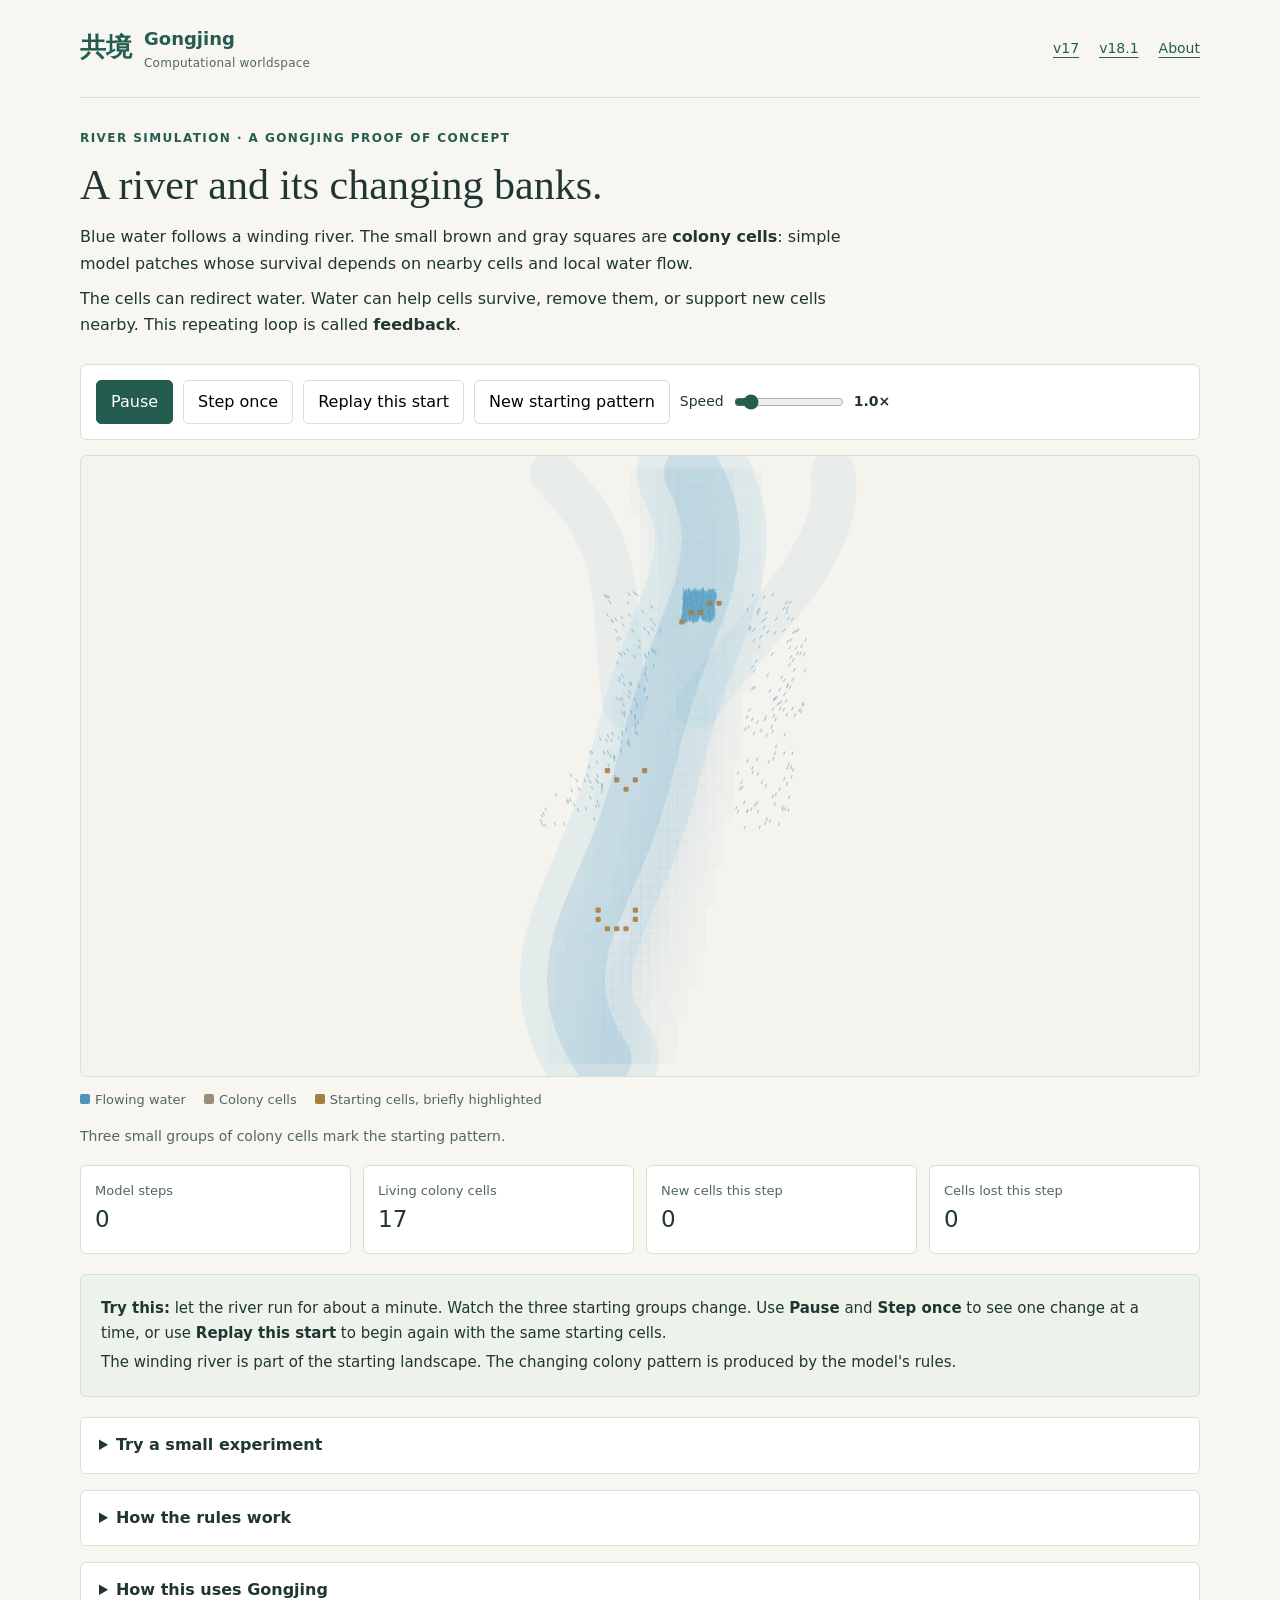
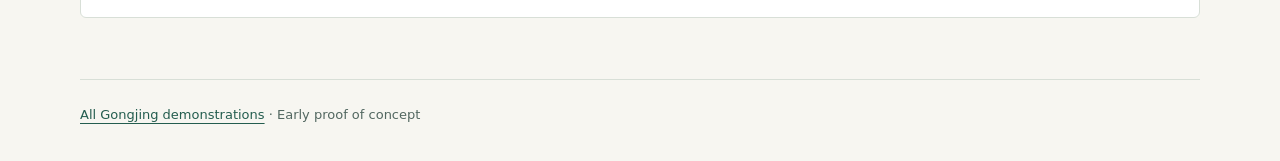
<file: river.html>
<!doctype html>
<html lang="en">
<head><meta charset="utf-8"><meta name="viewport" content="width=device-width,initial-scale=1"><meta name="description" content="A flowing river and changing colony patterns, powered by the Gongjing model core."><title>A river and its changing banks | Gongjing 共境</title><link rel="icon" href="favicon.svg" type="image/svg+xml"><link rel="stylesheet" href="styles.css"></head>
<body>
<header class="site-header"><a class="brand" href="index.html"><span class="brand-mark" lang="zh">共境</span><span>Gongjing<small>Computational worldspace</small></span></a><nav aria-label="Demonstration navigation"><a href="v17.html">v17</a><a href="v18.html">v18.1</a><a href="index.html">About</a></nav></header>
<main class="demo-shell">
<div class="demo-intro"><span class="eyebrow">River simulation · A Gongjing proof of concept</span><h1>A river and its changing banks.</h1><p>Blue water follows a winding river. The small brown and gray squares are <b>colony cells</b>: simple model patches whose survival depends on nearby cells and local water flow.</p><p>The cells can redirect water. Water can help cells survive, remove them, or support new cells nearby. This repeating loop is called <b>feedback</b>.</p></div>
<div class="controls-bar" aria-label="River controls"><button class="primary" id="pause">Pause</button><button id="stepOnce">Step once</button><button id="replay">Replay this start</button><button id="newseed">New starting pattern</button><label for="speed">Speed <input id="speed" type="range" min="0.25" max="8" step="0.25" value="1"><b id="speedOut">1.0×</b></label></div>
<div class="river-stage"><canvas id="scene" role="img" aria-label="A winding blue river with flowing water and small colony patches along its banks. Use the controls and the live counts below to explore changes.">Your browser needs canvas support to show the river simulation.</canvas></div>
<div class="legend"><span><i style="background:#4f94bd"></i>Flowing water</span><span><i style="background:#988d7b"></i>Colony cells</span><span><i style="background:#a67c45"></i>Starting cells, briefly highlighted</span></div>
<p class="running-status" id="stage">Starting with three small groups of colony cells.</p>
<div class="metrics-row" aria-label="Current simulation results"><div class="metric-box"><span>Model steps</span><strong id="step">0</strong></div><div class="metric-box"><span>Living colony cells</span><strong id="live">17</strong></div><div class="metric-box"><span>New cells this step</span><strong id="born">0</strong></div><div class="metric-box"><span>Cells lost this step</span><strong id="died">0</strong></div></div>
<div class="guide"><p><b>Try this:</b> let the river run for about a minute. Watch the three starting groups change. Use <b>Pause</b> and <b>Step once</b> to see one change at a time, or use <b>Replay this start</b> to begin again with the same starting cells.</p><p>The winding river is part of the starting landscape. The changing colony pattern is produced by the model's rules.</p></div>
<details class="notes"><summary>Try a small experiment</summary><p>Turn the cells' effect on water off, then replay the same start. Compare the colony counts and patterns with a run where this effect is on. Water still affects the cells in both cases.</p><div class="controls-bar"><button id="feedback" aria-pressed="true">Cells redirect water: ON</button><button id="water" aria-pressed="true">Hide water</button><button id="colonies" aria-pressed="true">Hide colonies</button></div><p id="seedLabel"></p></details>
<details class="notes"><summary>How the rules work</summary><ul><li>Water enters at the top, with smaller flows entering from both upper sides.</li><li>Colony cells increase resistance, so some water flows around them.</li><li>Routes used repeatedly become more attractive to later flow.</li><li>A cell survives only when it has suitable neighbors and a suitable amount of water flow.</li><li>At most two new cells appear in each model step. A model step usually takes about one second at normal speed.</li></ul><p>This is a simplified river and colony model, based on the earlier River-Colony Emergence v10 demonstration. It is not calibrated to a real river, plant species, or physical time scale. The moving water marks illustrate the calculated flow; each mark is not a measured volume of water.</p></details>
<details class="notes" id="backendDetails"><summary>How this uses Gongjing</summary><p>The Gongjing core is the software that controls this model. It uses the same set of commands to start a world, advance time, read results, describe rules, make a change, and summarize larger patterns. The river's own rules are kept in a separate model module.</p><p>The controls on this page call that core directly. The calculation and animation run in your browser. This demonstrates a working software interface that other scientific models could also use.</p><p><a href="MODEL_NOTES.md">Read the model and software notes</a></p><p class="model-note" id="apiCount"></p><pre class="trace" id="trace" aria-label="Recent Gongjing model calls"></pre></details>
<noscript><p>Please enable JavaScript to run the simulation.</p></noscript>
</main><footer class="site-footer"><a href="index.html">All Gongjing demonstrations</a> · Early proof of concept</footer>
<script src="assets/gongjing-core.js"></script><script src="assets/river-colony-adapter.js"></script><script src="assets/river-ui.js"></script>
</body></html>
</file>
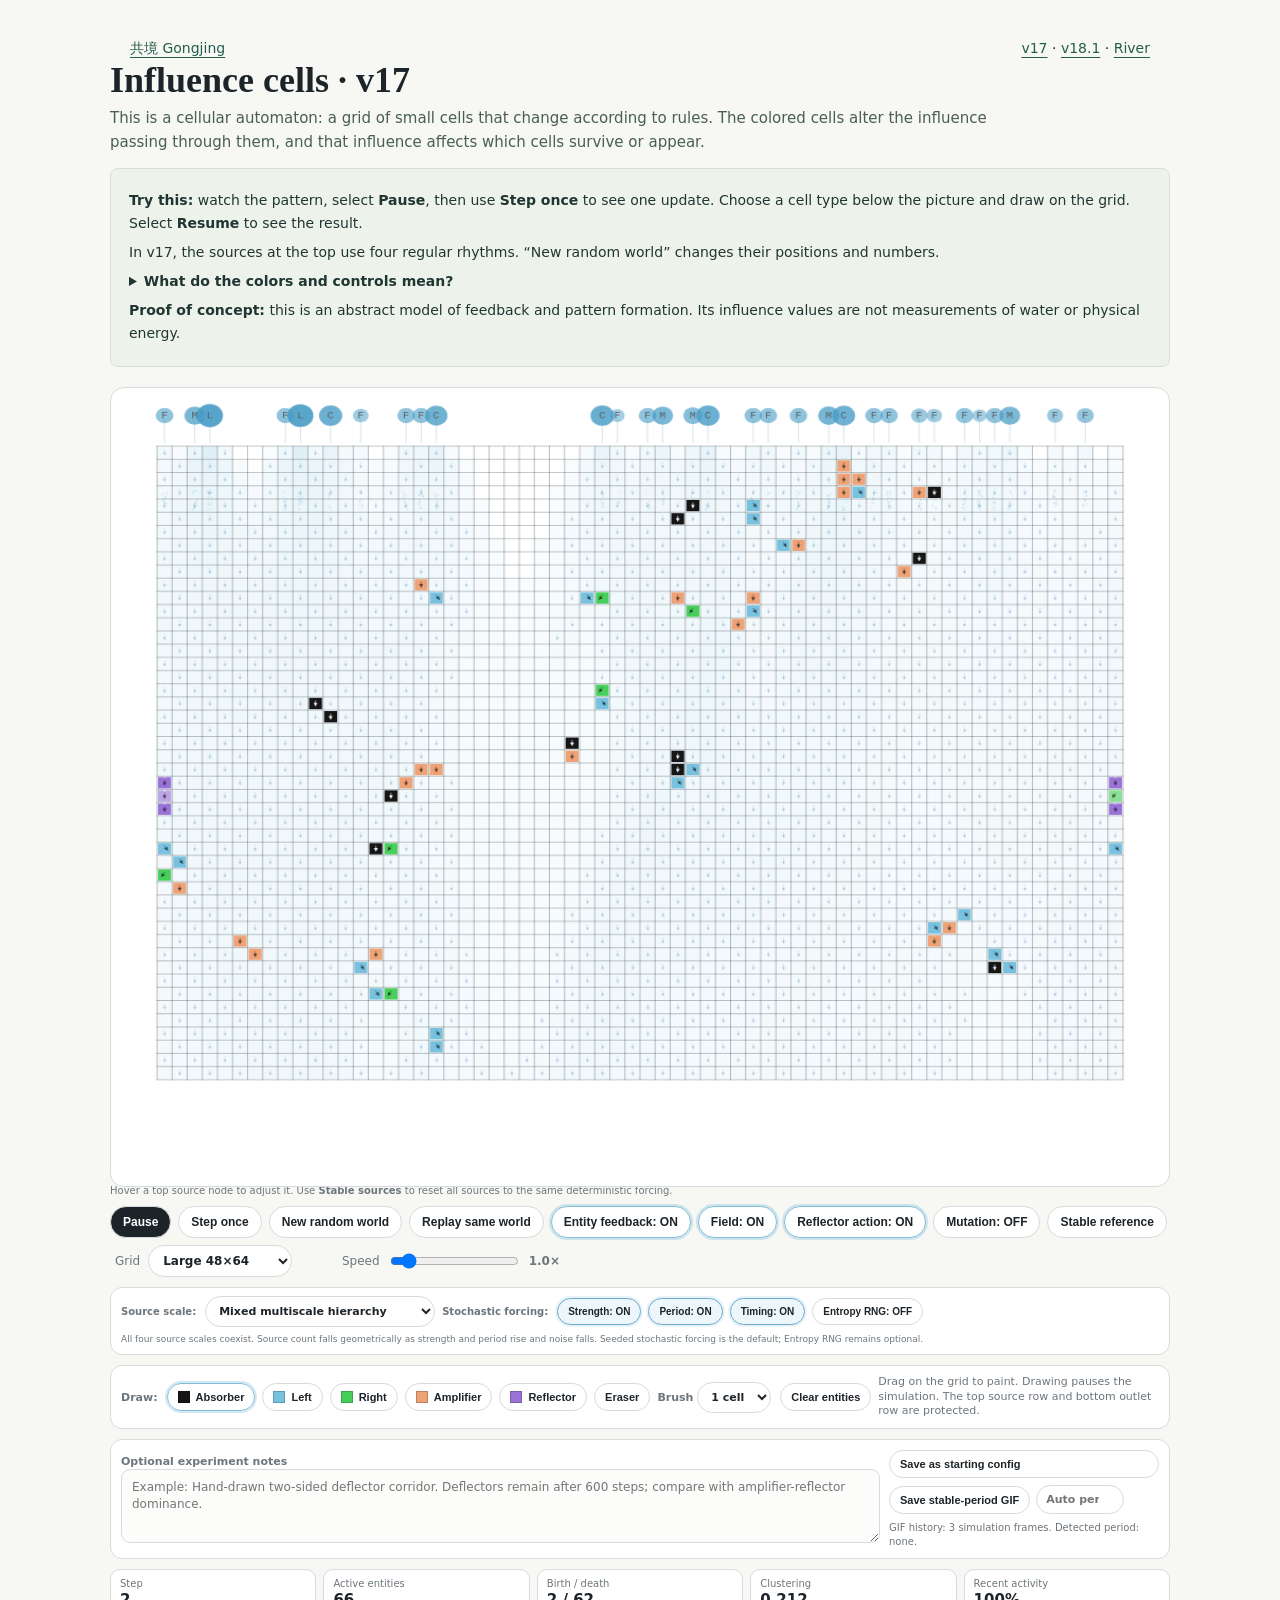
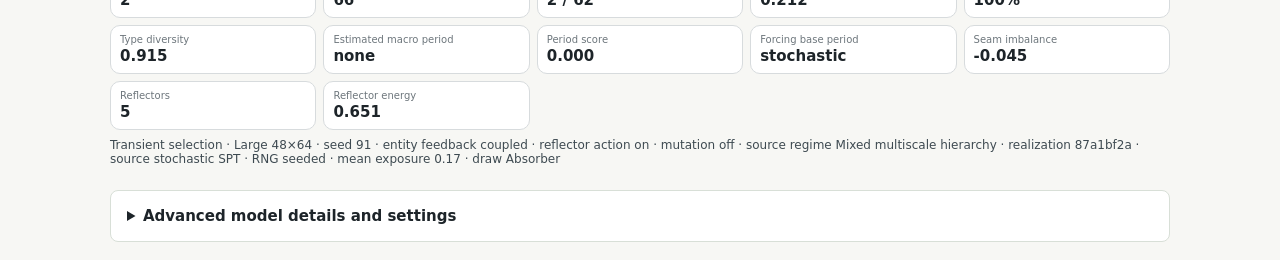
<file: v17.html>
<!doctype html>
<html lang="en">
<head>
<meta charset="utf-8">
<meta name="viewport" content="width=device-width,initial-scale=1">
<title>Influence cells v17 | Gongjing 共境</title>
<style>
:root{--bg:#f7f7f4;--ink:#1d2429;--muted:#6d767c;--line:#d7dbdd;--panel:rgba(255,255,255,.92);--blue:#4da8d0}
*{box-sizing:border-box}
html,body{margin:0;background:var(--bg);color:var(--ink);font-family:Inter,ui-sans-serif,system-ui,-apple-system,Segoe UI,sans-serif}
body{padding:18px}
.app{max-width:1280px;margin:auto;display:grid;grid-template-columns:minmax(0,1fr) 360px;gap:16px;align-items:start}
.main{min-width:0}
.title{font-family:Georgia,serif;font-size:25px;margin:0 0 5px}
.sub{color:var(--muted);font-size:13px;line-height:1.45;margin:0 0 12px;max-width:880px}
.canvasWrap{position:relative;background:#fff;border:1px solid var(--line);border-radius:14px;padding:10px;overflow:visible}
.canvasWrap canvas{display:block;width:100%;height:auto;aspect-ratio:4/3;background:white}
.controls{display:flex;flex-wrap:wrap;gap:7px;margin:10px 0}
.btn{border:1px solid var(--line);background:white;border-radius:999px;padding:8px 12px;font-weight:650;font-size:12px;cursor:pointer;color:var(--ink)}
.btn.primary{background:var(--ink);color:white}
.btn.active{outline:2px solid rgba(77,168,208,.25);border-color:#7fbdd8}
.speed{display:flex;align-items:center;gap:8px;min-width:220px;padding:0 5px;color:var(--muted);font-size:12px}
.speed input{flex:1}
.metrics{display:grid;grid-template-columns:repeat(5,1fr);gap:7px}
.metric{background:#fff;border:1px solid var(--line);border-radius:10px;padding:8px 9px}
.metric span{display:block;color:var(--muted);font-size:10px}
.metric b{font-size:15px;display:block;margin-top:2px}
.status{margin-top:8px;font-size:12px;color:#3e4a51}
.side{display:grid;gap:10px}
.card{background:var(--panel);border:1px solid var(--line);border-radius:14px;padding:13px}
.card h2{font:600 16px Georgia,serif;margin:0 0 8px}
.card p,.card li{font-size:12px;line-height:1.42;color:#4d5960}
.card ul{padding-left:17px;margin:7px 0}
.eq{font:11px/1.45 ui-monospace,SFMono-Regular,Menlo,monospace;background:#f4f6f7;border-radius:8px;padding:7px;margin:6px 0;overflow:auto}
.legend{display:grid;gap:6px}
.leg{display:grid;grid-template-columns:18px 1fr auto;gap:7px;align-items:center;font-size:11px}
.sw{width:16px;height:16px;border:1px solid rgba(0,0,0,.15)}
.periods{display:flex;flex-wrap:wrap;gap:5px}
.pill{font:10px ui-monospace,monospace;background:#f1f4f5;border:1px solid var(--line);padding:4px 6px;border-radius:999px}

.paintbar{display:flex;flex-wrap:wrap;gap:7px;align-items:center;margin:8px 0 10px;padding:9px 10px;background:#fff;border:1px solid var(--line);border-radius:12px}
.paintbar .label,.archivebar .label{font-size:11px;color:var(--muted);font-weight:650;margin-right:2px}
.paintbtn{display:inline-flex;align-items:center;gap:6px;border:1px solid var(--line);background:#fff;border-radius:999px;padding:7px 10px;font-size:11px;font-weight:650;color:var(--ink);cursor:pointer}
.paintbtn.active{outline:2px solid rgba(77,168,208,.25);border-color:#7fbdd8}
.paintdot{width:12px;height:12px;border:1px solid rgba(0,0,0,.2);display:inline-block}
.brushsel,.miniinput{border:1px solid var(--line);border-radius:999px;padding:7px 9px;background:#fff;color:var(--ink);font:600 11px system-ui}
.miniinput{width:88px}
.drawhint{font-size:11px;color:var(--muted);line-height:1.35;flex:1 1 220px}
.archivebar{display:grid;grid-template-columns:minmax(0,1fr) auto;gap:9px;margin:0 0 10px;padding:10px;background:#fff;border:1px solid var(--line);border-radius:12px}
.archivebar textarea{width:100%;min-height:74px;resize:vertical;border:1px solid var(--line);border-radius:9px;padding:9px 10px;font:12px/1.4 system-ui;color:var(--ink);background:#fcfcfb}
.archiveactions{display:flex;flex-direction:column;align-items:stretch;gap:7px;min-width:205px}
.archiverow{display:flex;gap:6px;align-items:center;flex-wrap:wrap}
.archiveStatus{font-size:10px;line-height:1.35;color:var(--muted);max-width:270px}
.sourcePanel{background:#fff;border:1px solid var(--line);border-radius:12px;margin:0 0 10px;overflow:hidden}
.sourcePanel summary{cursor:pointer;padding:10px 12px;font-size:12px;font-weight:700;color:var(--ink);user-select:none}
.sourceControls{padding:0 10px 10px}
.sourceAll{display:grid;grid-template-columns:42px repeat(3,minmax(88px,1fr)) auto auto;gap:7px;align-items:end;padding:8px 0;border-top:1px solid #eef0f1;border-bottom:1px solid #eef0f1;margin-bottom:6px}
.sourceTableWrap{max-height:310px;overflow:auto;border:1px solid #eceeef;border-radius:9px}
.sourceTable{width:100%;border-collapse:collapse;font-size:10px}
.sourceTable th,.sourceTable td{padding:5px 6px;border-bottom:1px solid #eef0f1;text-align:left;white-space:nowrap}
.sourceTable th{position:sticky;top:0;background:#f7f8f8;z-index:1;color:var(--muted);font-weight:700}
.sourceTable input{width:78px;border:1px solid var(--line);border-radius:7px;padding:5px 6px;font:10px ui-monospace,monospace;background:#fff;color:var(--ink)}
.sourceTable .sourceNum{font-weight:700;color:var(--ink)}
.sourceField{display:flex;flex-direction:column;gap:3px}
.sourceField label{font-size:9px;color:var(--muted)}
.sourceAll input{width:100%;border:1px solid var(--line);border-radius:8px;padding:6px 7px;font:11px ui-monospace,monospace}
.sourceApply{border:1px solid var(--line);background:#fff;border-radius:999px;padding:7px 10px;font-size:10px;font-weight:700;cursor:pointer;white-space:nowrap}
.sourceHelp{font-size:10px;line-height:1.4;color:var(--muted);padding:5px 1px 0}
@media(max-width:720px){.sourceAll{grid-template-columns:1fr 1fr}.sourceAll>div:first-child{display:none}.sourceTable input{width:68px}}

.canvasWrap canvas{touch-action:none;cursor:crosshair}
@media(max-width:720px){.archivebar{grid-template-columns:1fr}.archiveactions{min-width:0}.archiveactions .paintbtn{justify-content:center}}



.sourceHitLayer{position:absolute;inset:0;z-index:15;pointer-events:none}
.sourceHit{position:absolute;width:32px;height:32px;border-radius:50%;transform:translate(-50%,-50%);pointer-events:auto;cursor:pointer;background:transparent;border:1px solid transparent;box-sizing:border-box}
.sourceHit:hover,.sourceHit.active{border-color:rgba(61,145,186,.55);background:rgba(79,164,202,.08)}

.sourceHover{
  position:absolute;
  z-index:20;
  display:none;
  width:222px;
  padding:9px 10px 8px;
  background:rgba(255,255,255,.97);
  border:1px solid var(--line);
  border-radius:11px;
  box-shadow:0 8px 24px rgba(25,33,38,.14);
  transform:translateX(-50%);
  pointer-events:auto;
}
.sourceHover.show{display:block}
.sourceHover:after{
  content:"";
  position:absolute;
  left:50%;
  bottom:-7px;
  width:12px;height:12px;
  background:#fff;
  border-right:1px solid var(--line);
  border-bottom:1px solid var(--line);
  transform:translateX(-50%) rotate(45deg);
}
.sourceHoverTitle{display:flex;justify-content:space-between;gap:8px;align-items:center;margin-bottom:6px;font-size:10px}
.sourceHoverTitle b{font-size:11px}
.sourceHoverTitle span{color:var(--muted);font-family:ui-monospace,monospace}
.sourceSliderRow{display:grid;grid-template-columns:67px minmax(0,1fr) 44px;gap:6px;align-items:center;margin:5px 0}
.sourceSliderRow label{font-size:9px;color:var(--muted);font-weight:650}
.sourceSliderRow input[type=range]{width:100%;margin:0}
.sourceSliderValue{text-align:right;font:9px ui-monospace,monospace;color:var(--ink)}
.sourceHoverHint{font-size:8.5px;color:var(--muted);line-height:1.25;margin-top:5px}
.sourceNodeHint{font-size:10px;color:var(--muted);margin:-2px 0 8px}


.stochbar{display:flex;flex-wrap:wrap;gap:7px;align-items:center;margin:0 0 10px;padding:8px 10px;background:#fff;border:1px solid var(--line);border-radius:12px}
.stochbar .stochlabel{font-size:10px;color:var(--muted);font-weight:700;margin-right:2px}
.stochbtn{border:1px solid var(--line);background:#fff;border-radius:999px;padding:7px 10px;font-size:10px;font-weight:700;color:var(--ink);cursor:pointer}
.stochbtn.active{border-color:#6ba9c8;background:#edf7fb;box-shadow:0 0 0 2px rgba(76,159,198,.12)}
.stochbtn.entropy.active{border-color:#9a72d8;background:#f5f0fb}
.stochhelp{font-size:9px;color:var(--muted);line-height:1.3;flex:1 1 240px}

@media(max-width:920px){body{padding:10px}.app{grid-template-columns:1fr}.side{grid-template-columns:1fr 1fr}.metrics{grid-template-columns:repeat(3,1fr)}}
@media(max-width:620px){.side{grid-template-columns:1fr}.metrics{grid-template-columns:repeat(2,1fr)}.title{font-size:21px}.canvasWrap{padding:5px}}
</style>
<link rel="icon" href="favicon.svg" type="image/svg+xml"><style>
.public-nav{display:flex;justify-content:space-between;gap:16px;max-width:1060px;margin:0 auto;padding:20px 20px 0;font:14px/1.5 system-ui}
.public-nav a{color:#245d4f;text-underline-offset:4px}.public-guide{padding:14px 18px;background:#edf3eb;border:1px solid #d5e1d0;border-radius:8px;font:14px/1.65 system-ui;margin:14px 0 20px;color:#203633}.public-guide p{margin:6px 0}.public-guide summary{cursor:pointer;font-weight:600}.app{display:block!important;max-width:1060px!important}.research-details{margin-top:24px;border:1px solid #d8dfd7;padding:16px;border-radius:8px;background:white}.research-details>summary{font:600 15px system-ui;cursor:pointer}.research-details aside{margin-top:16px;display:grid!important;grid-template-columns:1fr 1fr;gap:14px;align-items:start}.research-details aside .card{margin:0}.research-details aside .settings{grid-column:1/-1}a:focus-visible,button:focus-visible,summary:focus-visible{outline:3px solid #d9a33e;outline-offset:3px}.title{font-size:clamp(25px,4vw,36px)!important}.sub{font-size:15px!important;line-height:1.6!important;color:#485e57!important}
@media(max-width:760px){.research-details aside{grid-template-columns:1fr}.public-nav{padding-inline:14px}}
</style></head>
<body><nav class="public-nav" aria-label="Demonstration navigation"><a href="index.html">共境 Gongjing</a><span><a href="v17.html">v17</a> · <a href="v18.html">v18.1</a> · <a href="river.html">River</a></span></nav>
<div class="app">
  <section class="main">
    <h1 class="title">Influence cells · v17</h1>
    <p class="sub">This is a cellular automaton: a grid of small cells that change according to rules. The colored cells alter the influence passing through them, and that influence affects which cells survive or appear.</p><div class="public-guide"><p><b>Try this:</b> watch the pattern, select <b>Pause</b>, then use <b>Step once</b> to see one update. Choose a cell type below the picture and draw on the grid. Select <b>Resume</b> to see the result.</p><p>In v17, the sources at the top use four regular rhythms. “New random world” changes their positions and numbers.</p><details><summary>What do the colors and controls mean?</summary><p><b>Black:</b> reduces influence. <b>Blue and green:</b> turn it left or right. <b>Orange:</b> increases it. <b>Purple:</b> sends some upward while using a stored allowance.</p><p><b>Entity feedback:</b> lets cells change the influence around them. <b>Field:</b> shows the influence map. <b>Mutation:</b> lets local conditions change the type of a new cell. <b>Active:</b> the number of occupied cells. The other measurements and settings are for closer study.</p></details><p><b>Proof of concept:</b> this is an abstract model of feedback and pattern formation. Its influence values are not measurements of water or physical energy.</p></div>
    <div class="canvasWrap" id="canvasWrap">
      <canvas id="world" width="980" height="840" aria-label="Influence cellular automaton grid"></canvas>
      <div class="sourceHitLayer" id="sourceHitLayer" aria-hidden="true"></div>
      <div class="sourceHover" id="sourceHover" aria-label="Hovered source controls">
        <div class="sourceHoverTitle"><b id="sourceHoverName">Source</b><span id="sourceHoverCol">col 0</span></div>
        <div class="sourceSliderRow">
          <label for="hoverStrength">Strength</label>
          <input id="hoverStrength" type="range" min="0" max="3" step="0.01" value="0.45">
          <span class="sourceSliderValue" id="hoverStrengthValue">0.45</span>
        </div>
        <div class="sourceSliderRow">
          <label for="hoverPeriod">Period</label>
          <input id="hoverPeriod" type="range" min="2" max="120" step="1" value="18">
          <span class="sourceSliderValue" id="hoverPeriodValue">18</span>
        </div>
        <div class="sourceSliderRow">
          <label for="hoverRandomness">Noise level</label>
          <input id="hoverRandomness" type="range" min="0" max="1" step="0.01" value="0">
          <span class="sourceSliderValue" id="hoverRandomnessValue">0.00</span>
        </div>
        <div class="sourceHoverHint">Noise level controls enabled stochastic channels. Stable default: 0.00.</div>
      </div>
    </div>
    <div class="sourceNodeHint">Hover a top source node to adjust it. Use <b>Stable sources</b> to reset all sources to the same deterministic forcing.</div>
    <div class="controls">
      <button class="btn primary" id="pause">Pause</button>
      <button class="btn" id="stepOnce">Step once</button>
      <button class="btn" id="newWorld">New random world</button>
      <button class="btn" id="replay">Replay same world</button>
      <button class="btn active" id="couple">Entity feedback: ON</button>
      <button class="btn active" id="fieldBtn">Field: ON</button>
      <button class="btn active" id="upBtn">Reflector action: ON</button>
      <button class="btn" id="mutationBtn">Mutation: OFF</button>
      <button class="btn" id="stableSourceDefaults">Stable reference</button>
      <label class="speed">Grid
        <select id="gridPreset" style="border:1px solid var(--line);border-radius:999px;padding:7px 10px;background:#fff;color:var(--ink);font:600 12px system-ui">
          <option value="large" selected>Large 48×64</option>
          <option value="xl">XL 64×90</option>
          <option value="small">Original 22×28</option>
        </select>
      </label>
      <label class="speed">Speed <input id="speed" type="range" min="0.25" max="8" step="0.25" value="1"><b id="speedOut">1.0×</b></label>
    </div>
    <div class="stochbar" aria-label="Stochastic source controls">
      <span class="stochlabel">Source scale:</span>
      <select id="sourceScalePreset" class="brushsel" title="Source regime">
        <option value="hierarchy" selected>Mixed multiscale hierarchy</option>
        <option value="stable">Stable deterministic reference</option>
      </select>
      <span class="stochlabel">Stochastic forcing:</span>
      <button class="stochbtn" id="stochStrength" type="button">Strength: OFF</button>
      <button class="stochbtn" id="stochPeriod" type="button">Period: OFF</button>
      <button class="stochbtn" id="stochTiming" type="button">Timing: OFF</button>
      <button class="stochbtn entropy" id="entropyRng" type="button">Entropy RNG: OFF</button>
      <span class="stochhelp">All four source scales coexist. Source count falls geometrically as strength and period rise and noise falls. Seeded stochastic forcing is the default; Entropy RNG remains optional.</span>
    </div>
    <div class="paintbar" aria-label="Entity drawing tools">
      <span class="label">Draw:</span>
      <button class="paintbtn active" data-paint="1" type="button"><i class="paintdot" style="background:#151515"></i>Absorber</button>
      <button class="paintbtn" data-paint="2" type="button"><i class="paintdot" style="background:#78c2df"></i>Left</button>
      <button class="paintbtn" data-paint="3" type="button"><i class="paintdot" style="background:#48cf5b"></i>Right</button>
      <button class="paintbtn" data-paint="4" type="button"><i class="paintdot" style="background:#efa276"></i>Amplifier</button>
      <button class="paintbtn" data-paint="5" type="button"><i class="paintdot" style="background:#9a72d8"></i>Reflector</button>
      <button class="paintbtn" data-paint="0" type="button">Eraser</button>
      <label class="label">Brush
        <select class="brushsel" id="brushSize">
          <option value="1" selected>1 cell</option>
          <option value="3">3 × 3</option>
          <option value="5">5 × 5</option>
        </select>
      </label>
      <button class="paintbtn" id="clearEntities" type="button">Clear entities</button>
      <span class="drawhint">Drag on the grid to paint. Drawing pauses the simulation. The top source row and bottom outlet row are protected.</span>
    </div>
    <div class="archivebar" aria-label="Experiment recording tools">
      <div>
        <label class="label" for="experimentNotes">Optional experiment notes</label>
        <textarea id="experimentNotes" placeholder="Example: Hand-drawn two-sided deflector corridor. Deflectors remain after 600 steps; compare with amplifier-reflector dominance."></textarea>
      </div>
      <div class="archiveactions">
        <button class="paintbtn" id="saveStartConfig" type="button">Save as starting config</button>
        <div class="archiverow">
          <button class="paintbtn" id="saveStableGif" type="button">Save stable-period GIF</button>
          <input class="miniinput" id="gifPeriodOverride" type="number" min="2" max="180" step="1" placeholder="Auto period" title="Optional period override in simulation steps">
        </div>
        <div class="archiveStatus" id="archiveStatus">Mutation is OFF. GIF history starts after a new world or your latest drawing intervention.</div>
      </div>
    </div>
    <div class="metrics">
      <div class="metric"><span>Step</span><b id="mStep">0</b></div>
      <div class="metric"><span>Active entities</span><b id="mActive">0</b></div>
      <div class="metric"><span>Birth / death</span><b id="mTurn">0 / 0</b></div>
      <div class="metric"><span>Clustering</span><b id="mCluster">0.000</b></div>
      <div class="metric"><span>Recent activity</span><b id="mActivity">0%</b></div>
      <div class="metric"><span>Type diversity</span><b id="mDiversity">0.000</b></div>
      <div class="metric"><span>Estimated macro period</span><b id="mPeriod">none</b></div>
      <div class="metric"><span>Period score</span><b id="mPScore">0.000</b></div>
      <div class="metric"><span>Forcing base period</span><b id="mBasePeriod">0</b></div>
      <div class="metric"><span>Seam imbalance</span><b id="mSeam">0.000</b></div>
      <div class="metric"><span>Reflectors</span><b id="mReflectors">0</b></div>
      <div class="metric"><span>Reflector energy</span><b id="mREnergy">0.000</b></div>
    </div>
    <div class="status" id="status" aria-live="polite"></div>
  </section>
  <details class="research-details"><summary>Advanced model details and settings</summary><aside class="side">
    <div class="card">
      <h2>Stochastic forcing</h2>
      <p>Three independent source perturbations can be enabled without changing the deterministic default:</p>
      <ul>
        <li><b>Strength:</b> step-to-step multiplicative amplitude noise.</li>
        <li><b>Period:</b> step-to-step effective-period jitter around the selected period.</li>
        <li><b>Timing:</b> step-to-step phase/timing jitter around the periodic waveform.</li>
      </ul>
      <div class="eq">Strength: A*=A(1+rξ)<br>Period: T*=T(1+0.35rξ)<br>Timing: φ*=φ+2π(0.25rξ)</div>
      <p><b>Entropy RNG</b> uses browser/OS cryptographic entropy and is intentionally non-reproducible. This is not a claim of quantum or physically certified true randomness. With Entropy RNG OFF, the same seed reproduces the same pseudo-random forcing.</p>
    </div>
    <div class="card">
      <h2>Boundary conditions</h2>
      <ul>
        <li><b>Top:</b> periodic source boundary.</li>
        <li><b>Bottom:</b> open outlet.</li>
        <li><b>Left and right:</b> toroidal wrap.</li>
      </ul>
      <p>The new ingredient is a rare Reflector entity. A Reflector can send part of its incoming influence one row upward, but every reflection consumes stored energy. When energy is low, reflection weakens and the Reflector becomes easier to lose.</p>
      <div class="eq">Top = source<br>Bottom = open outlet<br>Left ↔ Right = torus</div>
    </div>
    <div class="card">
      <h2>Entropy-randomized source realization</h2>
      <p><b>New random world</b> redraws both source locations and source-type counts using browser/OS cryptographic entropy when available.</p>
      <div class="eq">E[Nℓ] ∝ 2^-ℓ</div>
      <p>The realized counts vary around the scaling-law expectation. Strength, period, and noise still follow the source scale. After the counts are drawn, strengths are renormalized so the total nominal source budget remains comparable across worlds.</p>
      <p><b>Replay same world</b> reuses the exact source realization, including locations, counts, scale classes, strengths, periods, and noise levels.</p>
      <p>This is entropy-based randomness, not a claim of certified physical or quantum randomness.</p>
    </div>
    <div class="card">
      <h2>Mixed multiscale forcing</h2>
      <p>All source scales coexist in one world. For hierarchy level ℓ = 0,1,2,3:</p>
      <div class="eq">Nℓ ≈ N₀ / 2^ℓ<br>Aℓ ∝ 2^ℓ<br>Tℓ = 9 · 2^ℓ<br>rℓ = 0.32 / 2^ℓ</div>
      <p>After integer source counts are chosen, all amplitudes receive one common normalization factor so the hierarchy has the same nominal summed source strength as the stable reference.</p>
      <ul>
        <li><b>F - Fine:</b> common, weak, fast, noisy.</li>
        <li><b>M - Meso:</b> fewer, stronger, slower.</li>
        <li><b>C - Coarse:</b> rare, strong determinants.</li>
        <li><b>L - Macro:</b> very few, strongest, slowest, lowest-noise determinants.</li>
      </ul>
      <p>The source waveform is mean-centered, so the periodic cycle does not shut the whole world off:</p>
      <div class="eq">A(t) = a [1 + 0.40 sin(2πt/T)] × stochastic terms</div>
      <div class="periods" id="periods"></div>
    </div>
    <div class="card">
      <h2>Entity lexicon</h2>
      <div class="legend">
        <div class="leg"><i class="sw" style="background:#151515"></i><span>Absorber</span><b>g=.62, 90°</b></div>
        <div class="leg"><i class="sw" style="background:#78c2df"></i><span>Left deflector</span><b>g=.90, 58°</b></div>
        <div class="leg"><i class="sw" style="background:#48cf5b"></i><span>Right deflector</span><b>g=.90, 122°</b></div>
        <div class="leg"><i class="sw" style="background:#efa276"></i><span>Amplifier</span><b>g=1.12, 90°</b></div>
        <div class="leg"><i class="sw" style="background:#9a72d8"></i><span>Reflector</span><b>g=.82, ρ↑=.38</b></div>
      </div>
      <div class="eq">Reflector only:<br>A↑ = ρ A · energy<br>energy(t+1) = energy + recharge - maintenance - reflection cost</div>
      <p>Reflectors start rare and are rarely recruited. Their upward feedback is therefore a costly ecological strategy rather than a universal property of every entity.</p>
    </div>
    <div class="card">
      <h2>Field rule</h2>
      <ul>
        <li>Main packets propagate downward.</li>
        <li>Reflective packets are created only at Reflector cells with available energy.</li>
        <li>Reflected packets move one row up and are then re-propagated downward in a few echo passes.</li>
        <li>This creates local memory and recirculation.</li>
      </ul>
      <div class="eq">E = 1 - exp(-1.15 A)</div>
    </div>
    <div class="card">
      <h2>User-designed initial conditions</h2>
      <p>You can now construct your own entity configuration directly on the grid. Draw while paused, or start drawing during a run and the simulation will pause automatically.</p>
      <ul>
        <li>Paint any of the five v7 entity types.</li>
        <li>Reflectors drawn by the user receive the standard reflector birth energy.</li>
        <li>Eraser removes an entity and its stored energy.</li>
        <li>Brush sizes of 1, 3×3, and 5×5 cells are available.</li>
        <li>The source row and outlet row cannot be painted.</li>
      </ul>
      <p>This changes only the initial or intervened configuration. The v7 survival, birth, feedback, and energy rules are unchanged.</p>
    </div>
    <div class="card">
      <h2>Record manual regimes</h2>
      <p>Manually drawn configurations can generate outcomes that a random initial condition does not, including cases where Deflectors persist. Use the recorder to preserve those interventions exactly.</p>
      <ul>
        <li><b>Starting config JSON:</b> saves every entity cell, viability, Reflector energy, source parameters, rule parameters, current step, and your notes.</li>
        <li><b>Stable-period GIF:</b> exports the latest detected cycle from a rolling frame history.</li>
        <li>If automatic period detection is not satisfactory, type a period in simulation steps before saving the GIF.</li>
      </ul>
      <p>The GIF uses a built-in encoder, so no external library or internet connection is required.</p>
    </div>
    <div class="card">
      <h2>Stable-state reproduction mode</h2>
      <p><b>Mutation is OFF by default.</b> In this mode, a newborn inherits one of the entity types already present in its local neighborhood. Environmental direction and exposure can affect whether a birth occurs, but they cannot create a new strategy.</p>
      <div class="eq">Mutation OFF:<br>new type ∈ neighboring parent types</div>
      <p>Turn Mutation ON only when you want the earlier evolutionary rule, where exposure/direction can generate Amplifiers and rare spontaneous Reflectors.</p>
    </div>
    <div class="card">
      <h2>Cellular fate rule</h2>
      <ul>
        <li><b>Survival:</b> a slightly narrower exposure band and 1 to 4 neighbors.</li>
        <li><b>Death:</b> viability reaches 0 after repeated unfavorable ticks; Reflectors also suffer when energy is depleted.</li>
        <li><b>Birth:</b> empty cell, suitable exposure, and 2 to 4 neighbors.</li>
      </ul>
    </div>
  </aside></details>
</div>
<script>
const GRID_PRESETS = {
  small:{label:"Original 22×28", rows:22, cols:28, sourceCount:7, survivalLow:0.055, survivalHigh:0.90, birthLow:0.26, birthHigh:0.68, attenuation:0.986, initialEntities:42, sourceAmpScale:1.00},
  large:{label:"Large 48×64", rows:48, cols:64, sourceCount:16, survivalLow:0.045, survivalHigh:0.90, birthLow:0.26, birthHigh:0.62, attenuation:0.994, initialEntities:170, sourceAmpScale:0.90},
  xl:{label:"XL 64×90", rows:64, cols:90, sourceCount:22, survivalLow:0.045, survivalHigh:0.90, birthLow:0.26, birthHigh:0.62, attenuation:0.996, initialEntities:300, sourceAmpScale:0.90}
};
let currentPreset="large";
const CA_CFG = {
  ...GRID_PRESETS[currentPreset],
  survivalNeighborMin:1, survivalNeighborMax:4,
  birthNeighborMin:2, birthNeighborMax:4,
  exposureScale:1.15,
  viabilityMax:2, birthViability:2,
  routeSigma:0.78,
  upRouteSigma:0.68,
  upReflectScale:0.72,
  upReflectPasses:2,
  reflectorInitialFraction:0.025,
  reflectorBirthChance:0.018,
  reflectorNeighborBirthChance:0.09,
  reflectorMaxEnergy:1.0,
  reflectorBirthEnergy:0.58,
  reflectorInitialEnergyMin:0.45,
  reflectorInitialEnergyMax:0.95,
  reflectorRecharge:0.035,
  reflectorMaintenance:0.018,
  reflectorCostScale:0.16,
  reflectorLowEnergy:0.18,
  periodLexicon:[8,10,12,15,18,24],
  historyLimit:150,
  estimateEvery:4,
  estimateMaxLag:90,
  seamStrip:3,
  defaultSourceStrength:0.45,
  defaultSourcePeriod:18,
  defaultSourceRandomness:0.00
};
function applyPreset(name){currentPreset=name in GRID_PRESETS?name:"large";const p=GRID_PRESETS[currentPreset];for(const [k,v] of Object.entries(p))CA_CFG[k]=v;CA_CFG.estimateMaxLag=currentPreset==='xl'?120:(currentPreset==='large'?90:60);}
const ENTITY = {
  1:{name:'Absorber', gain:0.62, rotate:0.00, color:'#151515'},
  2:{name:'Left deflector', gain:0.90, rotate:-0.35, color:'#78c2df'},
  3:{name:'Right deflector', gain:0.90, rotate:0.35, color:'#48cf5b'},
  4:{name:'Amplifier', gain:1.12, rotate:0.00, color:'#efa276'},
  5:{name:'Reflector', gain:0.82, rotate:0.00, reflectUp:0.38, color:'#9a72d8'}
};
const DOWN_OFFSETS=[-2,-1,0,1,2];
const UP_OFFSETS=[-1,0,1];
function clamp(x,a,b){return Math.max(a,Math.min(b,x));}
function mod(n,m){return ((n%m)+m)%m;}
function mulberry32(seed){let a=seed>>>0;return function(){a|=0;a=a+0x6D2B79F5|0;let t=Math.imul(a^a>>>15,1|a);t=t+Math.imul(t^t>>>7,61|t)^t;return((t^t>>>14)>>>0)/4294967296;}}
function shuffle(arr,rng){const a=arr.slice();for(let i=a.length-1;i>0;i--){const j=Math.floor(rng()*(i+1));[a[i],a[j]]=[a[j],a[i]];}return a;}
function sourceNoiseUnit(seed,sourceIndex,step,channel=0){
  let h=(seed ^ Math.imul(sourceIndex+1,0x9E3779B1) ^ Math.imul(step+1,0x85EBCA77) ^ Math.imul(channel+1,0xC2B2AE3D))>>>0;
  h=Math.imul(h^(h>>>16),0x7FEB352D)>>>0;
  h=Math.imul(h^(h>>>15),0x846CA68B)>>>0;
  h=(h^(h>>>16))>>>0;
  return h/4294967296;
}
function entropyRandomUnit(){
  try{
    if(typeof globalThis!=='undefined' && globalThis.crypto && typeof globalThis.crypto.getRandomValues==='function'){
      const a=new Uint32Array(1); globalThis.crypto.getRandomValues(a); return a[0]/4294967296;
    }
  }catch(_){ }
  return null;
}
function entropyUint32(){
  try{
    if(typeof globalThis!=='undefined' && globalThis.crypto && typeof globalThis.crypto.getRandomValues==='function'){
      const a=new Uint32Array(1); globalThis.crypto.getRandomValues(a); return a[0]>>>0;
    }
  }catch(_){ }
  return null;
}
function entropyShuffle(arr,fallbackRng){
  const a=arr.slice();
  for(let i=a.length-1;i>0;i--){
    const u=entropyRandomUnit();
    const q=u===null?fallbackRng():u;
    const j=Math.floor(q*(i+1));
    [a[i],a[j]]=[a[j],a[i]];
  }
  return a;
}
function entropyPoisson(lambda,fallbackRng){
  const L=Math.exp(-Math.max(0.001,lambda));
  let k=0,p=1;
  do{
    k++;
    const u=entropyRandomUnit();
    p*=Math.max(1e-12,u===null?fallbackRng():u);
  }while(p>L && k<512);
  return Math.max(0,k-1);
}
function randomHex32(fallbackRng){
  const x=entropyUint32();
  const v=x===null?Math.floor(fallbackRng()*4294967296)>>>0:x;
  return v.toString(16).padStart(8,'0');
}
function gcd(a,b){while(b){const t=a%b;a=b;b=t;}return Math.abs(a);} function lcm(a,b){return Math.abs(a*b)/gcd(a,b);} function lcmArray(a){return a.reduce((x,y)=>lcm(x,y),1);}

const SOURCE_SCALE_PRESETS={
  stable:{label:"Stable deterministic reference",stochastic:false},
  hierarchy:{label:"Mixed multiscale hierarchy",stochastic:true}
};
const SOURCE_LEVEL_META=[
  {key:"fine",code:"F",label:"Fine",scale:1},
  {key:"meso",code:"M",label:"Meso",scale:2},
  {key:"coarse",code:"C",label:"Coarse",scale:4},
  {key:"macro",code:"L",label:"Macro",scale:8}
];
function hierarchyLevelSpecs(baseCount){
  const L=SOURCE_LEVEL_META.length;
  const raw=SOURCE_LEVEL_META.map((meta,level)=>{
    const count=Math.max(1,Math.round(baseCount/meta.scale));
    return {
      ...meta,level,count,
      rawStrength:CA_CFG.defaultSourceStrength*meta.scale/L,
      period:Math.max(2,Math.round((CA_CFG.defaultSourcePeriod/2)*meta.scale)),
      noise:clamp(0.32/meta.scale,0,1)
    };
  });
  const targetBudget=baseCount*CA_CFG.defaultSourceStrength;
  const rawBudget=raw.reduce((s,x)=>s+x.count*x.rawStrength,0);
  const norm=rawBudget>0?targetBudget/rawBudget:1;
  return raw.map(x=>({...x,
    strength:x.rawStrength*norm,
    nominalBudget:x.count*x.rawStrength*norm,
    norm
  }));
}
function randomizedHierarchySpec(baseCount,width,fallbackRng){
  const expected=hierarchyLevelSpecs(baseCount);
  let counts=null;
  let attempts=0;
  // Independent Poisson counts preserve the 1 : 1/2 : 1/4 : 1/8 law in expectation.
  // Require at least one source at every scale so the mixed hierarchy remains represented.
  while(attempts++<40){
    const candidate=expected.map(x=>Math.max(1,entropyPoisson(x.count,fallbackRng)));
    const total=candidate.reduce((a,b)=>a+b,0);
    if(total<=width && total>=Math.max(4,Math.round(expected.reduce((s,x)=>s+x.count,0)*0.55))){
      counts=candidate;break;
    }
  }
  if(!counts)counts=expected.map(x=>x.count);
  const targetBudget=baseCount*CA_CFG.defaultSourceStrength;
  const rawStrengths=SOURCE_LEVEL_META.map(meta=>CA_CFG.defaultSourceStrength*meta.scale/SOURCE_LEVEL_META.length);
  const rawBudget=counts.reduce((s,n,i)=>s+n*rawStrengths[i],0);
  const norm=rawBudget>0?targetBudget/rawBudget:1;
  const levels=expected.map((x,i)=>({
    ...x,
    count:counts[i],
    strength:rawStrengths[i]*norm,
    nominalBudget:counts[i]*rawStrengths[i]*norm,
    norm
  }));
  return {
    key:"hierarchy",
    label:"Mixed multiscale hierarchy",
    count:counts.reduce((a,b)=>a+b,0),
    stochastic:true,
    levels,
    totalBudget:levels.reduce((s,x)=>s+x.nominalBudget,0)
  };
}

function sourceScaleSpec(key,baseCount){
  if(key!=="hierarchy"){
    return {
      key:"stable",label:SOURCE_SCALE_PRESETS.stable.label,
      count:Math.max(1,Math.round(baseCount)),
      strength:CA_CFG.defaultSourceStrength,
      period:CA_CFG.defaultSourcePeriod,
      noise:0,stochastic:false,levels:[]
    };
  }
  const levels=hierarchyLevelSpecs(baseCount);
  return {
    key:"hierarchy",label:SOURCE_SCALE_PRESETS.hierarchy.label,
    count:levels.reduce((s,x)=>s+x.count,0),
    strength:null,period:null,noise:null,stochastic:true,
    levels,
    totalBudget:levels.reduce((s,x)=>s+x.nominalBudget,0)
  };
}
class InfluenceCA {
  constructor(seed=91,coupled=true,upReflection=true,mutationEnabled=false,stochasticSettings=null){this.reset(seed,coupled,upReflection,mutationEnabled,stochasticSettings);}
  idx(r,c){return r*this.W+c;}
  reset(seed=this.seed||91,coupled=this.coupled!==false,upReflection=this.upReflection!==false,mutationEnabled=this.mutationEnabled===true,stochasticSettings=this.stochastic||null){
    this.seed=seed>>>0; this.coupled=coupled; this.upReflection=upReflection; this.mutationEnabled=!!mutationEnabled;
    const st=stochasticSettings||{};
    this.stochastic={strength:!!st.strength,period:!!st.period,timing:!!st.timing,entropy:!!st.entropy};
    this.entropyFallbackUsed=false;
    this.rng=mulberry32(this.seed); this.H=CA_CFG.rows; this.W=CA_CFG.cols; this.N=this.H*this.W; this.stepNo=0;
    this.types=new Int8Array(this.N); this.viability=new Int8Array(this.N); this.energy=new Float32Array(this.N); this.reflectLoad=new Float32Array(this.N); this.strength=new Float32Array(this.N); this.dir=new Float32Array(this.N); this.exposure=new Float32Array(this.N); this.neighbors=new Int8Array(this.N);
    this.lastChange={born:0,died:0,turnover:0}; this.turnHistory=[]; this.stateHistory=[]; this.activeHistory=[]; this.lastPeriodEstimate={lag:null,score:0}; this.periodLexicon=CA_CFG.periodLexicon.slice(); this.forcingBasePeriod=lcmArray(this.periodLexicon);
    // v11 stable default: all sources are identical and synchronized.
    this.sources=[];
    for(let k=0;k<CA_CFG.sourceCount;k++){
      const c=Math.floor((k+0.5)*this.W/CA_CFG.sourceCount)%this.W;
      this.sources.push({
        index:k,
        col:c,
        period:CA_CFG.defaultSourcePeriod,
        phase:0,
        amp:CA_CFG.defaultSourceStrength,
        randomness:CA_CFG.defaultSourceRandomness,
        dir:0,
        current:0,
        noiseFactor:1,
        stochasticCacheStep:-1,
        stochasticCache:{}
      });
    }
    this.recomputeForcingBasePeriod();
    const used=new Set();
    while(used.size<CA_CFG.initialEntities){
      const r=2+Math.floor(this.rng()*(this.H-4)); const c=Math.floor(this.rng()*this.W); const k=this.idx(r,c); if(used.has(k))continue;
      used.add(k);
      const isReflector=this.rng()<CA_CFG.reflectorInitialFraction;
      this.types[k]=isReflector?5:(1+Math.floor(this.rng()*4));
      this.viability[k]=1+Math.floor(this.rng()*CA_CFG.viabilityMax);
      if(isReflector)this.energy[k]=CA_CFG.reflectorInitialEnergyMin+(CA_CFG.reflectorInitialEnergyMax-CA_CFG.reflectorInitialEnergyMin)*this.rng();
    }
    this.computeField(); this.updateMetrics(); this.activeHistory.push(this.metrics.active); this.recordState();
  }
  setCoupled(v){this.coupled=!!v; this.computeField(); this.updateMetrics();}
  setUpReflection(v){this.upReflection=!!v; this.computeField(); this.updateMetrics();}
  setMutation(v){this.mutationEnabled=!!v;}
  setStochasticChannel(name,v){if(name in this.stochastic){this.stochastic[name]=!!v;this.clearSourceStochasticCache();this.recomputeForcingBasePeriod();this.computeField();this.updateMetrics();}}
  setEntropyRng(v){this.stochastic.entropy=!!v;this.entropyFallbackUsed=false;this.clearSourceStochasticCache();this.computeField();this.updateMetrics();}
  clearSourceStochasticCache(){for(const s of this.sources||[]){s.stochasticCacheStep=-1;s.stochasticCache={};}}
  configureSourceScale(key,options=null){
    const opts=options||{};
    const keepEntropy=!!(this.stochastic&&this.stochastic.entropy);
    const fallbackRng=mulberry32((this.seed^0xD17E5A17)>>>0);
    const replayPlan=opts.plan||null;
    const randomize=opts.randomize===true;
    let spec=sourceScaleSpec(key,CA_CFG.sourceCount);
    this.sources=[];

    if(spec.key==="stable"){
      const usedCols=new Set();
      const placeCol=raw=>{
        let c=mod(Math.round(raw),this.W),guard=0;
        while(usedCols.has(c)&&guard<this.W){c=mod(c+1,this.W);guard++;}
        usedCols.add(c);return c;
      };
      for(let k=0;k<spec.count;k++){
        const c=placeCol((k+0.5)*this.W/spec.count);
        this.sources.push({
          index:this.sources.length,col:c,period:spec.period,phase:0,amp:spec.strength,
          randomness:0,dir:0,current:0,noiseFactor:1,
          scaleLevel:null,scaleKey:"stable",scaleCode:"S",scaleLabel:"Stable",
          stochasticCacheStep:-1,stochasticCache:{}
        });
      }
      this.sourceRealizationId="stable";
      this.sourceLayoutEntropyFallback=false;
      this.stochastic={strength:false,period:false,timing:false,entropy:false};
      this.entropyFallbackUsed=false;
    }else if(replayPlan && Array.isArray(replayPlan.sources)){
      this.sourceRealizationId=replayPlan.id||"replay";
      this.sourceLayoutEntropyFallback=!!replayPlan.entropyFallback;
      this.sources=replayPlan.sources.map((s,i)=>({
        index:i,col:s.col,period:s.period,phase:s.phase||0,amp:s.amp,
        randomness:s.randomness||0,dir:s.dir||0,current:0,noiseFactor:1,
        scaleLevel:s.scaleLevel,scaleKey:s.scaleKey,scaleCode:s.scaleCode,scaleLabel:s.scaleLabel,
        stochasticCacheStep:-1,stochasticCache:{}
      }));
      this.stochastic={strength:true,period:true,timing:true,entropy:keepEntropy};
      spec={
        key:"hierarchy",label:SOURCE_SCALE_PRESETS.hierarchy.label,count:this.sources.length,
        stochastic:true,totalBudget:this.sources.reduce((s,x)=>s+x.amp,0),
        levels:SOURCE_LEVEL_META.map(meta=>{
          const a=this.sources.filter(s=>s.scaleKey===meta.key);
          return {
            ...meta,count:a.length,
            strength:a.length?a[0].amp:0,
            period:a.length?a[0].period:Math.max(2,Math.round((CA_CFG.defaultSourcePeriod/2)*meta.scale)),
            noise:a.length?a[0].randomness:clamp(0.32/meta.scale,0,1),
            nominalBudget:a.reduce((s,x)=>s+x.amp,0)
          };
        })
      };
    }else{
      spec=randomize?randomizedHierarchySpec(CA_CFG.sourceCount,this.W,fallbackRng):sourceScaleSpec("hierarchy",CA_CFG.sourceCount);
      const cols=entropyShuffle(Array.from({length:this.W},(_,i)=>i),fallbackRng);
      const entropyAvailable=entropyRandomUnit()!==null;
      this.sourceLayoutEntropyFallback=!entropyAvailable;
      this.sourceRealizationId=randomize?randomHex32(fallbackRng):"fixed";
      let ci=0;
      const sourceTypes=[];
      for(const level of spec.levels)for(let k=0;k<level.count;k++)sourceTypes.push(level);
      const shuffledTypes=randomize?entropyShuffle(sourceTypes,fallbackRng):sourceTypes;
      for(const level of shuffledTypes){
        const c=cols[ci++%cols.length];
        this.sources.push({
          index:this.sources.length,col:c,period:level.period,phase:0,amp:level.strength,
          randomness:level.noise,dir:0,current:0,noiseFactor:1,
          scaleLevel:level.level,scaleKey:level.key,scaleCode:level.code,scaleLabel:level.label,
          stochasticCacheStep:-1,stochasticCache:{}
        });
      }
      this.stochastic={strength:true,period:true,timing:true,entropy:keepEntropy};
    }

    this.sourceScalePreset=spec.key;
    this.currentSourceSpec=spec;
    this.recomputeForcingBasePeriod();
    this.computeField();
    this.updateMetrics();
    return spec;
  }
  exportSourcePlan(){
    return {
      id:this.sourceRealizationId||"unknown",
      entropyFallback:!!this.sourceLayoutEntropyFallback,
      sources:this.sources.map(s=>({
        col:s.col,period:s.period,phase:s.phase||0,amp:s.amp,randomness:s.randomness||0,dir:s.dir||0,
        scaleLevel:s.scaleLevel,scaleKey:s.scaleKey,scaleCode:s.scaleCode,scaleLabel:s.scaleLabel
      }))
    };
  }
  sourceRandomUnit(s,t,channel){
    if(!this.stochastic.entropy)return sourceNoiseUnit(this.seed,s.index??0,t,channel);
    if(s.stochasticCacheStep!==t){s.stochasticCacheStep=t;s.stochasticCache={};}
    if(Object.prototype.hasOwnProperty.call(s.stochasticCache,channel))return s.stochasticCache[channel];
    const q=entropyRandomUnit();
    if(q===null){this.entropyFallbackUsed=true;const p=sourceNoiseUnit(this.seed,s.index??0,t,channel);s.stochasticCache[channel]=p;return p;}
    s.stochasticCache[channel]=q;return q;
  }
  paintCell(r,c,typ){
    if(r<=0||r>=this.H-1)return false;
    c=mod(c,this.W);
    const k=this.idx(r,c);
    const t=clamp(Math.round(typ),0,5);
    this.types[k]=t;
    if(t===0){
      this.viability[k]=0;
      this.energy[k]=0;
      this.reflectLoad[k]=0;
    }else{
      this.viability[k]=CA_CFG.viabilityMax;
      this.energy[k]=t===5?CA_CFG.reflectorBirthEnergy:0;
      this.reflectLoad[k]=0;
    }
    return true;
  }
  refreshAfterPaint(){
    this.computeField();
    this.updateMetrics();
  }
  recomputeForcingBasePeriod(){
    const stochasticActive=this.stochastic && (this.stochastic.strength||this.stochastic.period||this.stochastic.timing);
    if(stochasticActive && this.sources.some(s=>(s.randomness||0)>0)){
      this.forcingBasePeriod='stochastic';
      return this.forcingBasePeriod;
    }
    let p=1;
    for(const s of this.sources){
      const q=Math.max(2,Math.round(s.period));
      p=lcm(p,q);
      if(!Number.isFinite(p)||p>1000000){this.forcingBasePeriod='>1e6';return this.forcingBasePeriod;}
    }
    this.forcingBasePeriod=p;
    return p;
  }
  sourceAmplitude(s,t=this.stepNo){
    const nominalPeriod=Math.max(2,Number(s.period)||CA_CFG.defaultSourcePeriod);
    const amp=Math.max(0,Number(s.amp)||0);
    if(amp<=0){s.noiseFactor=1;s.effectivePeriod=nominalPeriod;s.timingJitter=0;return 0;}
    const r=clamp(Number(s.randomness)||0,0,1);
    const signed=channel=>this.sourceRandomUnit(s,t,channel)*2-1;

    const periodJitter=(this.stochastic.period&&r>0)?0.35*r*signed(2):0;
    const effectivePeriod=Math.max(2,nominalPeriod*(1+periodJitter));
    const timingJitter=(this.stochastic.timing&&r>0)?2*Math.PI*0.25*r*signed(3):0;
    const periodic=amp*(1+0.40*Math.sin(2*Math.PI*t/effectivePeriod+(s.phase||0)+timingJitter));

    const strengthFactor=(this.stochastic.strength&&r>0)?Math.max(0,1+r*signed(1)):1;
    s.noiseFactor=strengthFactor; s.effectivePeriod=effectivePeriod; s.timingJitter=timingJitter;
    return Math.max(0,periodic*strengthFactor);
  }
  propagatePacket(totalS,totalDnum, packetS, packetDnum){
    const W=this.W,H=this.H;
    let curS=packetS, curD=packetDnum;
    for(let r=0;r<H-1;r++){
      const nextS=new Float32Array(W), nextD=new Float32Array(W);
      for(let c=0;c<W;c++){
        const a=curS[c]; if(a<1e-10)continue;
        const k=this.idx(r,c), typ=this.types[k], e=typ?ENTITY[typ]:null;
        const gain=(this.coupled&&e)?e.gain:1, rot=(this.coupled&&e)?e.rotate:0;
        const out=a*gain*CA_CFG.attenuation; const h=a>1e-10?curD[c]/a:0; const ho=clamp(h+rot,-1,1); const mu=ho*1.6;
        let den=0; const ws=[];
        for(const off of DOWN_OFFSETS){const w=Math.exp(-0.5*Math.pow((off-mu)/CA_CFG.routeSigma,2)); ws.push(w); den+=w;}
        for(let z=0;z<DOWN_OFFSETS.length;z++){
          const cc=mod(c+DOWN_OFFSETS[z],W); const q=out*ws[z]/den; const nk=this.idx(r+1,cc);
          totalS[nk]+=q; totalDnum[nk]+=q*ho; nextS[cc]+=q; nextD[cc]+=q*ho;
        }
      }
      curS=nextS; curD=nextD;
    }
  }
  propagatePackets(totalS,totalDnum,packetS,packetDnum){
    const H=this.H,W=this.W;
    for(let r=0;r<H-1;r++){
      for(let c=0;c<W;c++){
        const k=this.idx(r,c),a=packetS[k]; if(a<1e-10)continue;
        const typ=this.types[k], e=typ?ENTITY[typ]:null;
        const gain=(this.coupled&&e)?e.gain:1, rot=(this.coupled&&e)?e.rotate:0;
        const out=a*gain*CA_CFG.attenuation;
        const h=a>1e-10?packetDnum[k]/a:0, ho=clamp(h+rot,-1,1), mu=ho*1.6;
        let den=0; const ws=[];
        for(const off of DOWN_OFFSETS){const w=Math.exp(-0.5*Math.pow((off-mu)/CA_CFG.routeSigma,2));ws.push(w);den+=w;}
        for(let z=0;z<DOWN_OFFSETS.length;z++){
          const cc=mod(c+DOWN_OFFSETS[z],W),q=out*ws[z]/den,nk=this.idx(r+1,cc);
          packetS[nk]+=q;packetDnum[nk]+=q*ho;totalS[nk]+=q;totalDnum[nk]+=q*ho;
        }
      }
    }
  }
  computeField(){
    const H=this.H,W=this.W,totalS=new Float32Array(this.N),totalDnum=new Float32Array(this.N);
    this.reflectLoad.fill(0);
    const packets=new Float32Array(this.N),packetD=new Float32Array(this.N);
    for(const s of this.sources){
      const a=this.sourceAmplitude(s);s.current=a;const c=s.col,k=this.idx(0,c);
      packets[k]+=a;packetD[k]+=a*s.dir;totalS[k]+=a;totalDnum[k]+=a*s.dir;
      for(const dc of [-1,1]){const cc=mod(c+dc,W),nk=this.idx(0,cc),q=0.12*a;packets[nk]+=q;packetD[nk]+=q*s.dir;totalS[nk]+=q;totalDnum[nk]+=q*s.dir;}
    }
    this.propagatePackets(totalS,totalDnum,packets,packetD);
    if(this.coupled && this.upReflection){
      for(let pass=0;pass<CA_CFG.upReflectPasses;pass++){
        const echoS=new Float32Array(this.N),echoD=new Float32Array(this.N);
        let any=false;
        for(let r=1;r<H;r++)for(let c=0;c<W;c++){
          const k=this.idx(r,c); if(this.types[k]!==5)continue;
          const e=ENTITY[5], available=clamp(this.energy[k]/CA_CFG.reflectorMaxEnergy,0,1);
          if(available<=0.02)continue;
          const incoming=totalS[k]; if(incoming<1e-8)continue;
          const reflected=incoming*e.reflectUp*CA_CFG.upReflectScale*available/CA_CFG.upReflectPasses;
          if(reflected<1e-8)continue;
          this.reflectLoad[k]+=reflected; any=true;
          const h=totalS[k]>1e-9?totalDnum[k]/totalS[k]:0, mu=h*0.55;
          let den=0;const ws=[];for(const off of UP_OFFSETS){const w=Math.exp(-0.5*Math.pow((off-mu)/CA_CFG.upRouteSigma,2));ws.push(w);den+=w;}
          for(let z=0;z<UP_OFFSETS.length;z++){
            const rr=r-1,cc=mod(c+UP_OFFSETS[z],W),nk=this.idx(rr,cc),q=reflected*ws[z]/den;
            echoS[nk]+=q;echoD[nk]+=q*h;totalS[nk]+=q;totalDnum[nk]+=q*h;
          }
        }
        if(!any)break;
        this.propagatePackets(totalS,totalDnum,echoS,echoD);
      }
    }
    this.strength=totalS;
    for(let k=0;k<this.N;k++)this.dir[k]=totalS[k]>1e-9?totalDnum[k]/totalS[k]:0;
    for(let k=0;k<this.N;k++)this.exposure[k]=1-Math.exp(-totalS[k]*CA_CFG.exposureScale);
  }
  countNeighbors(types=this.types){
    const H=this.H,W=this.W,n=this.neighbors; n.fill(0);
    for(let r=0;r<H;r++)for(let c=0;c<W;c++){
      let q=0;
      for(let dr=-1;dr<=1;dr++)for(let dc=-1;dc<=1;dc++){
        if(dr===0&&dc===0)continue; const rr=r+dr; if(rr<0||rr>=H)continue; const cc=mod(c+dc,W); if(types[this.idx(rr,cc)]>0)q++;
      }
      n[this.idx(r,c)] = q;
    }
    return n;
  }
  majorityNeighborType(r,c,types){
    const count=[0,0,0,0,0,0];
    for(let dr=-1;dr<=1;dr++)for(let dc=-1;dc<=1;dc++){
      if(dr===0&&dc===0)continue; const rr=r+dr; if(rr<0||rr>=this.H)continue; const cc=mod(c+dc,this.W); const t=types[this.idx(rr,cc)]; if(t)count[t]++;
    }
    let mx=0; for(let t=1;t<=5;t++)mx=Math.max(mx,count[t]); if(mx===0)return 4;
    const tied=[]; for(let t=1;t<=5;t++) if(count[t]===mx) tied.push(t);
    const h=(Math.imul(this.seed,1103515245)+Math.imul(r+1,73856093)+Math.imul(c+1,19349663)+Math.imul(this.stepNo+1,83492791))>>>0;
    return tied[h%tied.length];
  }
  chooseBirthType(r,c,types,E,D){
    // Stable-state mode: no new strategy may appear unless it is already
    // represented among the neighboring parents.
    if(!this.mutationEnabled){
      return this.majorityNeighborType(r,c,types);
    }

    // Evolutionary mode retained from v7/v9.
    let reflectorNeighbors=0;
    for(let dr=-1;dr<=1;dr++)for(let dc=-1;dc<=1;dc++){
      if(!dr&&!dc)continue;
      const rr=r+dr;
      if(rr<0||rr>=this.H)continue;
      const cc=mod(c+dc,this.W);
      if(types[this.idx(rr,cc)]===5)reflectorNeighbors++;
    }
    const h=(Math.imul(this.seed^0x9e3779b9,1664525)+Math.imul(r+3,2246822519)+Math.imul(c+7,3266489917)+Math.imul(this.stepNo+11,668265263))>>>0;
    const u=h/4294967296;
    const p=reflectorNeighbors>0?CA_CFG.reflectorNeighborBirthChance:CA_CFG.reflectorBirthChance;
    if(E>0.24&&E<0.66&&u<p)return 5;

    let typ=this.majorityNeighborType(r,c,types);
    if(typ===5)typ=4;
    if(D<-0.18)typ=2;
    else if(D>0.18)typ=3;
    else if(E>0.70)typ=1;
    else if(Math.abs(D)<0.08&&E<0.56)typ=4;
    return typ;
  }
  recordState(){ this.stateHistory.push(Uint8Array.from(this.types)); if(this.stateHistory.length>CA_CFG.historyLimit)this.stateHistory.shift(); }
  estimatePeriod(){
    const h=this.activeHistory, L=Math.min(180,h.length); if(L<60)return {lag:null,score:0}; const y=h.slice(h.length-L).map(Number), n=y.length;
    let sx=0,sy=0,sxx=0,sxy=0; for(let i=0;i<n;i++){sx+=i;sy+=y[i];sxx+=i*i;sxy+=i*y[i];}
    const den=n*sxx-sx*sx, slope=den?(n*sxy-sx*sy)/den:0, intercept=(sy-slope*sx)/n;
    const z=y.map((v,i)=>v-(slope*i+intercept)); const mean=z.reduce((a,b)=>a+b,0)/n; for(let i=0;i<n;i++)z[i]-=mean; let energy=0; for(const v of z)energy+=v*v; if(energy<1e-9)return {lag:null,score:0};
    const maxLag=Math.min(CA_CFG.estimateMaxLag,Math.floor(n/2)); const vals=[];
    for(let lag=4;lag<=maxLag;lag++){ let num=0; for(let i=0;i<n-lag;i++)num+=z[i]*z[i+lag]; vals.push({lag,score:num/energy}); }
    let best=null; for(let i=1;i<vals.length-1;i++){ const q=vals[i]; if(q.score>vals[i-1].score && q.score>=vals[i+1].score && (!best||q.score>best.score))best=q; }
    if(!best||best.score<0.45)return {lag:null,score:best?best.score:0}; return best;
  }
  step(){
    this.computeField(); const H=this.H,W=this.W,E=this.exposure,D=this.dir,old=this.types; this.countNeighbors(old); const types=Int8Array.from(old),health=Int8Array.from(this.viability),energy=Float32Array.from(this.energy); let died=0;
    for(let r=0;r<H;r++)for(let c=0;c<W;c++){
      const k=this.idx(r,c); if(!old[k])continue; const n=this.neighbors[k];
      let favorable=E[k]>=CA_CFG.survivalLow&&E[k]<=CA_CFG.survivalHigh&&n>=CA_CFG.survivalNeighborMin&&n<=CA_CFG.survivalNeighborMax;
      if(old[k]===5){
        const recharge=CA_CFG.reflectorRecharge*clamp((E[k]-0.08)/0.55,0,1);
        const cost=CA_CFG.reflectorMaintenance+CA_CFG.reflectorCostScale*Math.min(1,this.reflectLoad[k]);
        energy[k]=clamp(energy[k]+recharge-cost,0,CA_CFG.reflectorMaxEnergy);
        if(energy[k]<CA_CFG.reflectorLowEnergy)favorable=false;
      }
      if(favorable)health[k]=Math.min(CA_CFG.viabilityMax,health[k]+1); else health[k]-=1;
      if(health[k]<=0){types[k]=0;health[k]=0;energy[k]=0;died++;}
    }
    this.countNeighbors(types); let born=0;
    for(let r=1;r<H-1;r++)for(let c=0;c<W;c++){
      const k=this.idx(r,c); if(types[k])continue; const n=this.neighbors[k]; const ok=E[k]>=CA_CFG.birthLow&&E[k]<=CA_CFG.birthHigh&&n>=CA_CFG.birthNeighborMin&&n<=CA_CFG.birthNeighborMax; if(!ok)continue;
      const typ=this.chooseBirthType(r,c,types,E[k],D[k]); types[k]=typ; health[k]=CA_CFG.birthViability; if(typ===5)energy[k]=CA_CFG.reflectorBirthEnergy; born++;
    }
    this.types=types; this.viability=health; this.energy=energy; this.stepNo++; this.lastChange={born,died,turnover:born+died}; this.turnHistory.push(born+died); if(this.turnHistory.length>80)this.turnHistory.shift();
    this.computeField(); this.updateMetrics(); this.activeHistory.push(this.metrics.active); if(this.activeHistory.length>240)this.activeHistory.shift(); this.recordState(); if(this.stepNo%CA_CFG.estimateEvery===0)this.lastPeriodEstimate=this.estimatePeriod(); return this.lastChange;
  }
  updateMetrics(){
    this.countNeighbors(this.types); let active=0,ns=0,meanE=0,leftStrip=0,rightStrip=0; const counts=[0,0,0,0,0,0], strip=CA_CFG.seamStrip; let reflectorEnergy=0;
    for(let r=0;r<this.H;r++)for(let c=0;c<this.W;c++){
      const k=this.idx(r,c); if(!this.types[k])continue; active++; ns+=this.neighbors[k]; meanE+=this.exposure[k]; counts[this.types[k]]++; if(this.types[k]===5)reflectorEnergy+=this.energy[k]; if(c<strip)leftStrip++; if(c>=this.W-strip)rightStrip++;
    }
    const recent=this.turnHistory.slice(-40), activity=recent.length?recent.filter(x=>x>0).length/recent.length:0; let entropy=0;
    if(active){ for(let t=1;t<=5;t++) if(counts[t]){ const p=counts[t]/active; entropy-=p*Math.log(p); } entropy/=Math.log(5); }
    this.metrics={active,clustering:active?ns/(active*8):0,meanExposure:active?meanE/active:0,lateActivity:activity,typeDiversity:entropy,counts,seamImbalance:active?(rightStrip-leftStrip)/active:0,reflectorCount:counts[5],meanReflectorEnergy:counts[5]?reflectorEnergy/counts[5]:0};
  }
  status(){ const m=this.metrics; if(m.active===0)return 'Extinction attractor'; if(this.stepNo<15)return 'Transient selection'; if(this.stepNo<40)return 'Reconfiguration'; if(this.lastPeriodEstimate.lag&&this.lastPeriodEstimate.score>0.90)return 'Periodic patterned regime'; if(m.lateActivity>0.55)return 'Metastable dynamic regime'; if(m.lateActivity<0.15)return 'Near static attractor'; return 'Adaptive patterned regime'; }
}
const canvas=document.getElementById('world'),ctx=canvas.getContext('2d'); applyPreset(currentPreset);
let world=new InfluenceCA(91,true,true,false,{strength:false,period:false,timing:false,entropy:false}), paused=false, showField=true, speed=1, acc=0, last=performance.now(); let currentSourceScalePreset='hierarchy'; const tickSec=.70; let particles=[];
let paintType=1, brushSize=1, drawing=false, lastPaintKey='';
const GIF_CAPTURE_W=320;
const GIF_CAPTURE_H=Math.round(GIF_CAPTURE_W*canvas.height/canvas.width);
const GIF_HISTORY_LIMIT=180;
const gifCaptureCanvas=document.createElement('canvas');
gifCaptureCanvas.width=GIF_CAPTURE_W; gifCaptureCanvas.height=GIF_CAPTURE_H;
const gifCaptureCtx=gifCaptureCanvas.getContext('2d',{willReadFrequently:true});
let gifHistory=[];


function layout(){const W=world.W,H=world.H,pad=34,sourceH=44;const cw=(canvas.width-pad*2)/W,ch=(canvas.height-pad-sourceH-18)/H;const cell=Math.min(cw,ch),gridW=cell*W,gridH=cell*H;return {cell,left:(canvas.width-gridW)/2,top:sourceH+8,width:gridW,height:gridH};}
function sourceX(s,L){return L.left+(s.col+.5)*L.cell;}
function respawn(p){const s=world.sources[Math.floor(Math.random()*world.sources.length)];p.x=s.col+.5+(Math.random()-.5)*.3;p.y=-.5-Math.random()*1.5;p.vy=1;p.life=0;return p;}
function resetParticles(){particles=[];const n=currentPreset==='xl'?430:(currentPreset==='large'?360:260);for(let i=0;i<n;i++)particles.push(respawn({}));}
function sampleCell(x,y){const c=mod(Math.floor(x),world.W),r=clamp(Math.floor(y),0,world.H-1),k=world.idx(r,c);return {h:world.dir[k],a:world.strength[k],type:world.types[k]};}
function updateParticles(dt){
  for(const p of particles){
    p.px=p.x; p.py=p.y; const s=sampleCell(p.x,p.y); const e=s.type?ENTITY[s.type]:null;
    p.x=mod(p.x+s.h*2.2*dt,world.W);
    p.y += 3.2*dt*p.vy;
    if(world.upReflection && s.type===5 && e && Math.random()<e.reflectUp*0.10*clamp(world.energy[world.idx(clamp(Math.floor(p.y),0,world.H-1),mod(Math.floor(p.x),world.W))],0,1) && p.y>1 && p.y<world.H-2){ p.y -= 1.2*dt*(2+e.reflectUp*5); }
    p.life += dt;
    if(p.y>world.H+1||p.life>12)respawn(p);
  }
}
function drawArrow(x,y,len,angle,color,width=1){ctx.save();ctx.translate(x,y);ctx.rotate(angle);ctx.strokeStyle=color;ctx.fillStyle=color;ctx.lineWidth=width;ctx.beginPath();ctx.moveTo(0,0);ctx.lineTo(0,len);ctx.stroke();ctx.beginPath();ctx.moveTo(0,len);ctx.lineTo(-3*width,len-5*width);ctx.lineTo(3*width,len-5*width);ctx.closePath();ctx.fill();ctx.restore();}
function draw(){
  const L=layout(),cell=L.cell;ctx.clearRect(0,0,canvas.width,canvas.height);ctx.fillStyle='#fff';ctx.fillRect(0,0,canvas.width,canvas.height);
  ctx.font='12px ui-monospace,monospace';ctx.textAlign='center';ctx.textBaseline='middle';
  for(const s of world.sources){
    const x=sourceX(s,L),a=s.amp>0?clamp(s.current/(s.amp*1.4),0,1):0;
    const lvl=Number.isInteger(s.scaleLevel)?s.scaleLevel:1;
    const baseR=s.scaleKey==='stable'?6:(3.8+1.7*lvl);
    ctx.strokeStyle='rgba(49,119,158,.28)';ctx.beginPath();ctx.moveTo(x,L.top-30);ctx.lineTo(x,L.top-4);ctx.stroke();
    ctx.beginPath();ctx.arc(x,L.top-33,baseR+4.5*a,0,Math.PI*2);
    ctx.fillStyle=`rgba(70,155,197,${clamp(.22+.13*lvl+.38*a,.2,.9)})`;ctx.fill();
    ctx.fillStyle='#52636b';ctx.font='10px ui-monospace,monospace';ctx.fillText(s.scaleCode||'S',x,L.top-33);
  }
  if(showField){ let max=0; for(const v of world.strength) if(v>max) max=v; for(let r=0;r<world.H;r++) for(let c=0;c<world.W;c++){ const k=world.idx(r,c),q=max?world.strength[k]/max:0; if(q<.02)continue; const x=L.left+c*cell,y=L.top+r*cell; ctx.fillStyle=`rgba(79,169,210,${.015+.16*Math.pow(q,.55)})`; ctx.fillRect(x,y,cell,cell); if((r+c)%2===0&&q>.08){ const theta=world.dir[k]*.65; drawArrow(x+cell*.5,y+cell*.26,cell*.40,theta,'rgba(46,120,157,.28)',Math.max(.55,cell*.035)); } } }
  ctx.strokeStyle='rgba(24,29,32,.28)';ctx.lineWidth=1;ctx.beginPath();for(let c=0;c<=world.W;c++){const x=L.left+c*cell;ctx.moveTo(x,L.top);ctx.lineTo(x,L.top+L.height);}for(let r=0;r<=world.H;r++){const y=L.top+r*cell;ctx.moveTo(L.left,y);ctx.lineTo(L.left+L.width,y);}ctx.stroke();
  if(showField){ ctx.lineCap='round'; for(const p of particles){ let x1=L.left+(p.px||p.x)*cell,y1=L.top+(p.py||p.y)*cell,x2=L.left+p.x*cell,y2=L.top+p.y*cell; if(y2<L.top-2||y2>L.top+L.height+2)continue; if(Math.abs(x2-x1)>L.width/2){ if(x2>x1)x1+=L.width; else x2+=L.width; } ctx.strokeStyle='rgba(65,151,194,.34)'; ctx.lineWidth=Math.max(.7,cell*.035); ctx.beginPath(); ctx.moveTo(x1,y1); ctx.lineTo(x2,y2); ctx.stroke(); } }
  for(let r=0;r<world.H;r++)for(let c=0;c<world.W;c++){
    const k=world.idx(r,c),typ=world.types[k]; if(!typ)continue; const x=L.left+c*cell,y=L.top+r*cell,e=ENTITY[typ]; ctx.fillStyle=e.color; ctx.fillRect(x+1,y+1,cell-2,cell-2); if(world.viability[k]===1){ctx.fillStyle='rgba(255,255,255,.36)';ctx.fillRect(x+1,y+1,cell-2,cell-2);} const deg=(90+e.rotate*90)*Math.PI/180; drawArrow(x+cell*.5,y+cell*.30,cell*.38,deg-Math.PI/2,typ===1?'#fff':'rgba(20,25,28,.70)',Math.max(.65,cell*.045)); if(world.upReflection && typ===5){ ctx.globalAlpha=.35+.65*clamp(world.energy[k],0,1); ctx.strokeStyle='rgba(255,255,255,.65)'; ctx.lineWidth=Math.max(.7,cell*.04); ctx.beginPath(); ctx.moveTo(x+cell*.5,y+cell*.18); ctx.lineTo(x+cell*.5,y+cell*.05); ctx.lineTo(x+cell*.42,y+cell*.12); ctx.moveTo(x+cell*.5,y+cell*.05); ctx.lineTo(x+cell*.58,y+cell*.12); ctx.stroke(); ctx.globalAlpha=1; }
  }
}

function archiveMessage(msg){
  const el=document.getElementById('archiveStatus');
  if(el)el.textContent=msg;
}
function safeStamp(){
  return new Date().toISOString().replace(/[:.]/g,'-');
}
function downloadBlob(blob,name){
  const url=URL.createObjectURL(blob);
  const a=document.createElement('a');
  a.href=url; a.download=name; a.style.display='none';
  document.body.appendChild(a); a.click();
  setTimeout(()=>{URL.revokeObjectURL(url);a.remove();},1200);
}
function entityCounts(){
  const counts=[0,0,0,0,0,0];
  for(const t of world.types)if(t>=0&&t<counts.length)counts[t]++;
  return {
    empty:counts[0], absorber:counts[1], leftDeflector:counts[2],
    rightDeflector:counts[3], amplifier:counts[4], reflector:counts[5]
  };
}
function startingConfigurationObject(){
  return {
    schema:'gongjing-adaptive-influence-start-config-v1',
    applicationVersion:'v17-entropy-random-worlds',
    savedAt:new Date().toISOString(),
    notes:document.getElementById('experimentNotes').value || '',
    gridPreset:currentPreset,
    grid:{rows:world.H,cols:world.W},
    seed:world.seed,
    step:world.stepNo,
    entityFeedback:world.coupled,
    reflectorAction:world.upReflection,
    mutationEnabled:world.mutationEnabled,
    entityCounts:entityCounts(),
    estimatedMacroPeriod:world.lastPeriodEstimate.lag,
    periodScore:world.lastPeriodEstimate.score,
    forcingBasePeriod:world.forcingBasePeriod,
    stochasticForcing:JSON.parse(JSON.stringify(world.stochastic)),
    sourceScalePreset:world.sourceScalePreset||'stable',
    sourceRealizationId:world.sourceRealizationId||'unknown',
    sourceLayoutEntropyFallback:!!world.sourceLayoutEntropyFallback,
    sourceRealizedCounts:Object.fromEntries(SOURCE_LEVEL_META.map(m=>[m.key,world.sources.filter(s=>s.scaleKey===m.key).length])),
    entropyFallbackUsed:world.entropyFallbackUsed,
    sourceWaveform:{type:'mean-centered sinusoid',modulationDepth:0.40,defaultStrength:CA_CFG.defaultSourceStrength},
    rules:JSON.parse(JSON.stringify(CA_CFG)),
    entityLexicon:JSON.parse(JSON.stringify(ENTITY)),
    sources:world.sources.map((s,i)=>({
      source:i+1,col:s.col,period:s.period,effectivePeriod:s.effectivePeriod||s.period,phase:s.phase,timingJitter:s.timingJitter||0,amp:s.amp,randomness:s.randomness||0,dir:s.dir,current:s.current,noiseFactor:s.noiseFactor||1
    })),
    types:Array.from(world.types),
    viability:Array.from(world.viability),
    reflectorEnergy:Array.from(world.energy),
    reflectorLoad:Array.from(world.reflectLoad)
  };
}
function saveStartingConfiguration(){
  const obj=startingConfigurationObject();
  const blob=new Blob([JSON.stringify(obj,null,2)],{type:'application/json'});
  const name=`gongjing_start_${currentPreset}_seed${world.seed}_step${world.stepNo}_${safeStamp()}.json`;
  downloadBlob(blob,name);
  archiveMessage(`Saved exact configuration at step ${world.stepNo}. Notes included: ${obj.notes.trim()?'yes':'no'}.`);
}
function resetGifHistory(reason=''){
  gifHistory=[];
  archiveMessage(reason?`${reason} GIF frame history reset.`:'GIF frame history reset.');
}
function rgb332(r,g,b){return ((r>>5)<<5)|((g>>5)<<2)|(b>>6);}
function captureGifFrame(){
  gifCaptureCtx.clearRect(0,0,GIF_CAPTURE_W,GIF_CAPTURE_H);
  gifCaptureCtx.drawImage(canvas,0,0,GIF_CAPTURE_W,GIF_CAPTURE_H);
  // Add a small step label inside the archived frame.
  gifCaptureCtx.fillStyle='rgba(255,255,255,.82)';
  gifCaptureCtx.fillRect(4,4,88,17);
  gifCaptureCtx.fillStyle='#263238';
  gifCaptureCtx.font='10px ui-monospace,monospace';
  gifCaptureCtx.textAlign='left';
  gifCaptureCtx.textBaseline='middle';
  gifCaptureCtx.fillText(`step ${world.stepNo}`,8,12);
  const rgba=gifCaptureCtx.getImageData(0,0,GIF_CAPTURE_W,GIF_CAPTURE_H).data;
  const indexed=new Uint8Array(GIF_CAPTURE_W*GIF_CAPTURE_H);
  for(let i=0,j=0;i<rgba.length;i+=4,j++)indexed[j]=rgb332(rgba[i],rgba[i+1],rgba[i+2]);
  gifHistory.push({step:world.stepNo,pixels:indexed});
  if(gifHistory.length>GIF_HISTORY_LIMIT)gifHistory.shift();
  archiveMessage(`GIF history: ${gifHistory.length} simulation frames. Detected period: ${world.lastPeriodEstimate.lag||'none'}.`);
}
function gifPalette332(){
  const p=new Uint8Array(256*3);
  for(let i=0;i<256;i++){
    const r=(i>>5)&7, g=(i>>2)&7, b=i&3;
    p[i*3]=Math.round(r*255/7);
    p[i*3+1]=Math.round(g*255/7);
    p[i*3+2]=Math.round(b*255/3);
  }
  return p;
}
function gifLzwEncode(indices,minCodeSize=8){
  const clear=1<<minCodeSize, end=clear+1;
  let codeSize=minCodeSize+1, nextCode=end+1;
  let dict=new Map(), bytes=[], bitBuffer=0, bitCount=0;
  function writeCode(code){
    bitBuffer |= code<<bitCount;
    bitCount += codeSize;
    while(bitCount>=8){
      bytes.push(bitBuffer&255);
      bitBuffer >>>= 8;
      bitCount -= 8;
    }
  }
  function resetDict(){
    dict=new Map();
    codeSize=minCodeSize+1;
    nextCode=end+1;
  }
  writeCode(clear);
  if(indices.length===0){writeCode(end);return new Uint8Array(bytes);}
  let prefix=indices[0];
  for(let i=1;i<indices.length;i++){
    const k=indices[i];
    const key=prefix+','+k;
    const found=dict.get(key);
    if(found!==undefined){
      prefix=found;
    }else{
      writeCode(prefix);
      if(nextCode<4096){
        dict.set(key,nextCode++);
        if(nextCode===(1<<codeSize)&&codeSize<12)codeSize++;
      }else{
        writeCode(clear);
        resetDict();
      }
      prefix=k;
    }
  }
  writeCode(prefix);
  writeCode(end);
  if(bitCount>0)bytes.push(bitBuffer&255);
  return new Uint8Array(bytes);
}
function buildAnimatedGif(frames,width,height,delayCs,comment){
  const bytes=[];
  const push=(...v)=>{for(const x of v)bytes.push(x&255);};
  const le=n=>push(n&255,(n>>8)&255);
  const ascii=s=>{for(let i=0;i<s.length;i++)push(s.charCodeAt(i));};
  const blocks=data=>{
    for(let i=0;i<data.length;i+=255){
      const n=Math.min(255,data.length-i);push(n);
      for(let j=0;j<n;j++)push(data[i+j]);
    }
    push(0);
  };
  ascii('GIF89a');
  le(width);le(height);
  push(0xF7,0,0); // 256-entry global palette
  const pal=gifPalette332();
  for(const x of pal)push(x);
  // Infinite loop
  push(0x21,0xFF,0x0B);ascii('NETSCAPE2.0');push(0x03,0x01,0x00,0x00,0x00);
  if(comment){
    push(0x21,0xFE);
    blocks(new TextEncoder().encode(comment));
  }
  for(const frame of frames){
    // Graphics control extension
    push(0x21,0xF9,0x04,0x04);
    le(delayCs);push(0,0);
    // Image descriptor
    push(0x2C);le(0);le(0);le(width);le(height);push(0);
    push(8);
    blocks(gifLzwEncode(frame.pixels,8));
  }
  push(0x3B);
  return new Uint8Array(bytes);
}
function saveStablePeriodGif(){
  const override=Number(document.getElementById('gifPeriodOverride').value);
  const detected=world.lastPeriodEstimate.lag;
  const period=(Number.isFinite(override)&&override>=2)?Math.round(override):detected;
  if(!period){
    archiveMessage('No stable period detected yet. Enter a period override, or let the simulation run longer.');
    return;
  }
  if(period>GIF_HISTORY_LIMIT){
    archiveMessage(`Requested period ${period} exceeds the ${GIF_HISTORY_LIMIT}-frame recorder limit.`);
    return;
  }
  if(gifHistory.length<period){
    archiveMessage(`Need ${period} recorded frames, but only ${gifHistory.length} are available. Resume the simulation longer.`);
    return;
  }
  const frames=gifHistory.slice(-period);
  const notes=document.getElementById('experimentNotes').value || '';
  const comment=[
    'Gongjing Adaptive Influence CA v17',
    `grid=${currentPreset}`,
    `seed=${world.seed}`,
    `exportStep=${world.stepNo}`,
    `period=${period}`,
    `detectedPeriod=${detected||'none'}`,
    `periodScore=${world.lastPeriodEstimate.score.toFixed(4)}`,
    `entityFeedback=${world.coupled}`,
    `reflectorAction=${world.upReflection}`,
    `stochastic=${JSON.stringify(world.stochastic)}`,
    `sourceScalePreset=${world.sourceScalePreset||'stable'}`,
    `sourceRealizationId=${world.sourceRealizationId||'unknown'}`,
    `sourceLayoutEntropyFallback=${!!world.sourceLayoutEntropyFallback}`,
    `entropyFallback=${world.entropyFallbackUsed}`,
    `mutationEnabled=${world.mutationEnabled}`,
    `notes=${notes}`
  ].join('\n');
  archiveMessage(`Encoding ${period} GIF frames...`);
  setTimeout(()=>{
    try{
      const data=buildAnimatedGif(frames,GIF_CAPTURE_W,GIF_CAPTURE_H,8,comment);
      const blob=new Blob([data],{type:'image/gif'});
      const name=`gongjing_period${period}_${currentPreset}_seed${world.seed}_step${world.stepNo}_${safeStamp()}.gif`;
      downloadBlob(blob,name);
      archiveMessage(`Saved ${period}-step animated GIF. ${notes.trim()?'Notes embedded in GIF comment.':'No notes supplied.'}`);
    }catch(err){
      console.error(err);
      archiveMessage('GIF export failed: '+err.message);
    }
  },20);
}
function canvasToCell(ev){
  const rect=canvas.getBoundingClientRect();
  const sx=canvas.width/rect.width, sy=canvas.height/rect.height;
  const px=(ev.clientX-rect.left)*sx, py=(ev.clientY-rect.top)*sy;
  const L=layout();
  const c=Math.floor((px-L.left)/L.cell);
  const r=Math.floor((py-L.top)/L.cell);
  if(r<0||r>=world.H||c<0||c>=world.W)return null;
  return {r,c};
}
function paintAt(r,c){
  const radius=Math.floor(brushSize/2);
  let changed=false;
  for(let dr=-radius;dr<=radius;dr++)for(let dc=-radius;dc<=radius;dc++){
    const rr=r+dr;
    if(rr<=0||rr>=world.H-1)continue;
    const cc=mod(c+dc,world.W);
    if(world.paintCell(rr,cc,paintType))changed=true;
  }
  if(changed){
    world.refreshAfterPaint();
    updateUI();
    draw();
  }
}
function beginPaint(ev){
  const cell=canvasToCell(ev);
  if(!cell)return;
  drawing=true;
  resetGifHistory('Manual drawing intervention.');
  canvas.setPointerCapture?.(ev.pointerId);
  if(!paused){
    paused=true;
    document.getElementById('pause').textContent='Resume';
  }
  lastPaintKey='';
  const key=cell.r+','+cell.c;
  if(key!==lastPaintKey){paintAt(cell.r,cell.c);lastPaintKey=key;}
  ev.preventDefault();
}
function movePaint(ev){
  if(!drawing)return;
  const cell=canvasToCell(ev);
  if(!cell)return;
  const key=cell.r+','+cell.c;
  if(key===lastPaintKey)return;
  paintAt(cell.r,cell.c);
  lastPaintKey=key;
  ev.preventDefault();
}
function endPaint(ev){
  if(!drawing)return;
  drawing=false;
  lastPaintKey='';
  try{canvas.releasePointerCapture?.(ev.pointerId);}catch(_){}
  draw();captureGifFrame();
}
function updatePaintButtons(){
  document.querySelectorAll('[data-paint]').forEach(btn=>{
    btn.classList.toggle('active',Number(btn.dataset.paint)===paintType);
  });
}
let activeSourceIndex=null;
let sourceHoverHideTimer=null;
const sourceHover=document.getElementById('sourceHover');
const canvasWrap=document.getElementById('canvasWrap');
const sourceHitLayer=document.getElementById('sourceHitLayer');
const hoverStrength=document.getElementById('hoverStrength');
const hoverPeriod=document.getElementById('hoverPeriod');
const hoverRandomness=document.getElementById('hoverRandomness');

function syncSourceHover(i){
  const s=world.sources[i]; if(!s)return;
  document.getElementById('sourceHoverName').textContent=`${s.scaleLabel||'Source'} S${i+1}`;
  document.getElementById('sourceHoverCol').textContent=`col ${s.col}`;
  hoverStrength.value=String(Number(s.amp));
  hoverPeriod.value=String(Math.max(2,Math.round(s.period)));
  hoverRandomness.value=String(Number(s.randomness||0));
  document.getElementById('hoverStrengthValue').textContent=Number(s.amp).toFixed(2);
  document.getElementById('hoverPeriodValue').textContent=String(Math.max(2,Math.round(s.period)));
  document.getElementById('hoverRandomnessValue').textContent=Number(s.randomness||0).toFixed(2);
}
function sourceScreenPosition(i){
  const s=world.sources[i],L=layout(); if(!s)return null;
  const cr=canvas.getBoundingClientRect(), wr=canvasWrap.getBoundingClientRect();
  const scaleX=cr.width/canvas.width, scaleY=cr.height/canvas.height;
  return {x:(cr.left-wr.left)+(L.left+(s.col+.5)*L.cell)*scaleX,
          y:(cr.top-wr.top)+(L.top-33)*scaleY};
}
function positionSourceHover(i){
  const p=sourceScreenPosition(i); if(!p)return;
  const wr=canvasWrap.getBoundingClientRect();
  const width=222;
  let left=clamp(p.x,width/2+4,wr.width-width/2-4);
  sourceHover.style.left=`${left}px`;
  sourceHover.style.top=`${p.y-sourceHover.offsetHeight-13}px`;
}
function showSourceHover(i){
  clearTimeout(sourceHoverHideTimer); activeSourceIndex=i;
  document.querySelectorAll('.sourceHit').forEach((el,j)=>el.classList.toggle('active',j===i));
  syncSourceHover(i); sourceHover.classList.add('show'); positionSourceHover(i);
}
function hideSourceHoverSoon(){
  clearTimeout(sourceHoverHideTimer);
  sourceHoverHideTimer=setTimeout(()=>{
    sourceHover.classList.remove('show'); activeSourceIndex=null;
    document.querySelectorAll('.sourceHit').forEach(el=>el.classList.remove('active'));
  },320);
}
function buildSourceHitTargets(){
  sourceHitLayer.innerHTML='';
  world.sources.forEach((s,i)=>{
    const hit=document.createElement('div'); hit.className='sourceHit'; hit.dataset.sourceIndex=String(i);
    hit.title=`${s.scaleLabel||'Source'} source ${i+1}`;
    hit.addEventListener('mouseenter',()=>showSourceHover(i));
    hit.addEventListener('mouseleave',hideSourceHoverSoon);
    hit.addEventListener('click',e=>{e.preventDefault();e.stopPropagation();showSourceHover(i);});
    sourceHitLayer.appendChild(hit);
  });
  positionSourceHitTargets();
}
function positionSourceHitTargets(){
  const hits=sourceHitLayer.querySelectorAll('.sourceHit');
  hits.forEach((hit,i)=>{const p=sourceScreenPosition(i);if(!p)return;const s=world.sources[i],lvl=Number.isInteger(s.scaleLevel)?s.scaleLevel:1;const size=s.scaleKey==='stable'?34:(27+6*lvl);hit.style.width=`${size}px`;hit.style.height=`${size}px`;hit.style.left=`${p.x}px`;hit.style.top=`${p.y}px`;});
  if(activeSourceIndex!==null)positionSourceHover(activeSourceIndex);
}
function updateHoveredSource(field,value){
  if(activeSourceIndex===null)return; const s=world.sources[activeSourceIndex]; if(!s)return;
  if(field==='amp')s.amp=clamp(Number(value)||0,0,3);
  else if(field==='period')s.period=Math.max(2,Math.round(Number(value)||CA_CFG.defaultSourcePeriod));
  else if(field==='randomness')s.randomness=clamp(Number(value)||0,0,1);
  s.phase=0;s.dir=0;world.recomputeForcingBasePeriod();world.computeField();world.updateMetrics();
  syncSourceHover(activeSourceIndex);updateUI();draw();
}
function commitHoveredSourceChange(){if(activeSourceIndex===null)return;resetGifHistory(`Source S${activeSourceIndex+1} changed.`);draw();captureGifFrame();}
function applySourceScalePreset(key,record=true){
  currentSourceScalePreset=key in SOURCE_SCALE_PRESETS?key:'hierarchy';
  const spec=world.configureSourceScale(currentSourceScalePreset,{randomize:currentSourceScalePreset==='hierarchy'});
  const sel=document.getElementById('sourceScalePreset');
  if(sel)sel.value=currentSourceScalePreset;
  if(record)resetGifHistory(`Source scale preset: ${spec.label}.`);
  syncStochasticButtons();
  renderSourceControls();
  if(activeSourceIndex!==null && activeSourceIndex>=world.sources.length){
    sourceHover.classList.remove('show');activeSourceIndex=null;
  }else if(activeSourceIndex!==null){
    syncSourceHover(activeSourceIndex);
  }
  updateUI();draw();
  if(record)captureGifFrame();
  return spec;
}
function setStableSourceDefaults(){applySourceScalePreset('stable',true);}
function renderSourceControls(){buildSourceHitTargets();}
function ensureVisibleNoiseLevel(){
  if(world.sources.every(s=>(s.randomness||0)<=0)){for(const s of world.sources)s.randomness=0.15;if(activeSourceIndex!==null)syncSourceHover(activeSourceIndex);}
}
function syncStochasticButtons(){
  const map=[['stochStrength','strength','Strength'],['stochPeriod','period','Period'],['stochTiming','timing','Timing']];
  for(const [id,key,label] of map){const b=document.getElementById(id);if(!b)continue;b.textContent=`${label}: ${world.stochastic[key]?'ON':'OFF'}`;b.classList.toggle('active',world.stochastic[key]);}
  const e=document.getElementById('entropyRng');if(e){e.textContent=`Entropy RNG: ${world.stochastic.entropy?'ON':'OFF'}`;e.classList.toggle('active',world.stochastic.entropy);}
}
function toggleStochasticChannel(key){
  const turningOn=!world.stochastic[key]; if(turningOn)ensureVisibleNoiseLevel(); world.setStochasticChannel(key,turningOn);
  resetGifHistory(`${key} stochastic forcing ${turningOn?'enabled':'disabled'}.`);syncStochasticButtons();if(activeSourceIndex!==null)syncSourceHover(activeSourceIndex);updateUI();draw();captureGifFrame();
}
function toggleEntropyRng(){
  world.setEntropyRng(!world.stochastic.entropy);resetGifHistory(`Entropy RNG ${world.stochastic.entropy?'enabled':'disabled'}.`);syncStochasticButtons();updateUI();draw();captureGifFrame();
}
function updateUI(){
  document.getElementById('mStep').textContent=world.stepNo;
  document.getElementById('mActive').textContent=world.metrics.active;
  document.getElementById('mTurn').textContent=`${world.lastChange.born} / ${world.lastChange.died}`;
  document.getElementById('mCluster').textContent=world.metrics.clustering.toFixed(3);
  document.getElementById('mActivity').textContent=Math.round(world.metrics.lateActivity*100)+'%';
  document.getElementById('mDiversity').textContent=world.metrics.typeDiversity.toFixed(3);
  document.getElementById('mBasePeriod').textContent=String(world.forcingBasePeriod);
  document.getElementById('mPeriod').textContent=world.lastPeriodEstimate.lag?String(world.lastPeriodEstimate.lag):'none';
  document.getElementById('mPScore').textContent=world.lastPeriodEstimate.score.toFixed(3);
  document.getElementById('mSeam').textContent=world.metrics.seamImbalance.toFixed(3);
  document.getElementById('mReflectors').textContent=world.metrics.reflectorCount;
  document.getElementById('mREnergy').textContent=world.metrics.meanReflectorEnergy.toFixed(3);
  const regime=SOURCE_SCALE_PRESETS[world.sourceScalePreset||'hierarchy'];
  document.getElementById('status').textContent=`${world.status()} · ${GRID_PRESETS[currentPreset].label} · seed ${world.seed} · entity feedback ${world.coupled?'coupled':'disabled'} · reflector action ${world.upReflection?'on':'off'} · mutation ${world.mutationEnabled?'on':'off'} · source regime ${regime.label} · realization ${world.sourceRealizationId||'unknown'} · source stochastic ${[world.stochastic.strength?'S':'',world.stochastic.period?'P':'',world.stochastic.timing?'T':''].filter(Boolean).join('')||'off'} · RNG ${world.stochastic.entropy?(world.entropyFallbackUsed?'entropy-fallback':'entropy'):'seeded'} · mean exposure ${world.metrics.meanExposure.toFixed(2)} · draw ${paintType===0?'eraser':ENTITY[paintType].name}`;
  const sp=world.currentSourceSpec||sourceScaleSpec(world.sourceScalePreset||'hierarchy',CA_CFG.sourceCount);
  if(sp.key==='hierarchy'){
    const mix=sp.levels.map(x=>`${x.code}${x.count}`).join(' / ');
    const rid=world.sourceRealizationId||'unknown';
    document.getElementById('periods').innerHTML=`<span class="pill">${world.sources.length} mixed sources · ${mix} · budget ${sp.totalBudget.toFixed(2)} · realization ${rid}</span>`;
  }else{
    document.getElementById('periods').innerHTML=`<span class="pill">${world.sources.length} stable sources · A=${sp.strength.toFixed(2)} T=${sp.period} noise=0</span>`;
  }
}
let currentSourcePlan=null;
function newWorld(seed,mode='random'){
  const oldStochastic=JSON.parse(JSON.stringify(world.stochastic));
  const coupled=world.coupled,up=world.upReflection,mutation=world.mutationEnabled;
  world=new InfluenceCA(seed,coupled,up,mutation,oldStochastic);
  world.stochastic.entropy=oldStochastic.entropy;
  if(currentSourceScalePreset==='hierarchy'){
    if(mode==='replay' && currentSourcePlan){
      world.configureSourceScale('hierarchy',{plan:currentSourcePlan});
    }else{
      world.configureSourceScale('hierarchy',{randomize:true});
      currentSourcePlan=world.exportSourcePlan();
    }
  }else{
    world.configureSourceScale('stable');
    currentSourcePlan=world.exportSourcePlan();
  }
  acc=0;resetParticles();resetGifHistory(mode==='replay'?'Replayed exact source realization.':'New entropy-randomized source realization.');
  renderSourceControls();syncStochasticButtons();updateUI();draw();captureGifFrame();
}
function entropyWorldSeed(){
  const x=entropyUint32();
  return x===null?((Math.random()*4294967296)>>>0):x;
}
document.getElementById('pause').addEventListener('click',e=>{paused=!paused;e.currentTarget.textContent=paused?'Resume':'Pause';});
document.getElementById('stepOnce').addEventListener('click',()=>{world.step();updateUI();draw();captureGifFrame();});
document.getElementById('newWorld').addEventListener('click',()=>newWorld(entropyWorldSeed(),'random'));
document.getElementById('replay').addEventListener('click',()=>newWorld(world.seed,'replay'));
document.getElementById('couple').addEventListener('click',e=>{world.setCoupled(!world.coupled);e.currentTarget.textContent='Entity feedback: '+(world.coupled?'ON':'OFF');e.currentTarget.classList.toggle('active',world.coupled);updateUI();});
document.getElementById('fieldBtn').addEventListener('click',e=>{showField=!showField;e.currentTarget.textContent='Field: '+(showField?'ON':'OFF');e.currentTarget.classList.toggle('active',showField);});
document.getElementById('upBtn').addEventListener('click',e=>{world.setUpReflection(!world.upReflection);e.currentTarget.textContent='Reflector action: '+(world.upReflection?'ON':'OFF');e.currentTarget.classList.toggle('active',world.upReflection);updateUI();});
document.getElementById('mutationBtn').addEventListener('click',e=>{
  world.setMutation(!world.mutationEnabled);
  e.currentTarget.textContent='Mutation: '+(world.mutationEnabled?'ON':'OFF');
  e.currentTarget.classList.toggle('active',world.mutationEnabled);
  resetGifHistory('Mutation mode changed.');
  updateUI();
  draw();
  captureGifFrame();
});
document.getElementById('sourceScalePreset').addEventListener('change',e=>applySourceScalePreset(e.target.value,true));
document.getElementById('stochStrength').addEventListener('click',()=>toggleStochasticChannel('strength'));
document.getElementById('stochPeriod').addEventListener('click',()=>toggleStochasticChannel('period'));
document.getElementById('stochTiming').addEventListener('click',()=>toggleStochasticChannel('timing'));
document.getElementById('entropyRng').addEventListener('click',toggleEntropyRng);
document.getElementById('gridPreset').addEventListener('change',e=>{
  const seed=world.seed,coupled=world.coupled,up=world.upReflection,mutation=world.mutationEnabled,entropy=world.stochastic.entropy;
  applyPreset(e.target.value);
  world=new InfluenceCA(seed,coupled,up,mutation,{strength:false,period:false,timing:false,entropy});
  world.stochastic.entropy=entropy;
  world.configureSourceScale(currentSourceScalePreset,{randomize:currentSourceScalePreset==='hierarchy'});
  currentSourcePlan=world.exportSourcePlan();
  acc=0;resetParticles();resetGifHistory('Grid changed.');
  renderSourceControls();syncStochasticButtons();updateUI();draw();captureGifFrame();
});
document.querySelectorAll('[data-paint]').forEach(btn=>btn.addEventListener('click',()=>{
  paintType=Number(btn.dataset.paint);
  updatePaintButtons();
}));
document.getElementById('brushSize').addEventListener('change',e=>{brushSize=Number(e.target.value)||1;});
document.getElementById('clearEntities').addEventListener('click',()=>{
  if(!paused){
    paused=true;
    document.getElementById('pause').textContent='Resume';
  }
  resetGifHistory('Entities cleared.');
  for(let r=1;r<world.H-1;r++)for(let c=0;c<world.W;c++)world.paintCell(r,c,0);
  world.refreshAfterPaint();
  updateUI();
  draw();captureGifFrame();
});
canvas.addEventListener('pointerdown',beginPaint);
canvas.addEventListener('pointermove',movePaint);
canvas.addEventListener('pointerup',endPaint);
canvas.addEventListener('pointercancel',endPaint);
canvas.addEventListener('pointerleave',e=>{if(e.buttons===0)endPaint(e);});
sourceHover.addEventListener('mouseenter',()=>clearTimeout(sourceHoverHideTimer));
sourceHover.addEventListener('mouseleave',hideSourceHoverSoon);
hoverStrength.addEventListener('input',e=>updateHoveredSource('amp',e.target.value));
hoverStrength.addEventListener('change',commitHoveredSourceChange);
hoverPeriod.addEventListener('input',e=>updateHoveredSource('period',e.target.value));
hoverPeriod.addEventListener('change',commitHoveredSourceChange);
hoverRandomness.addEventListener('input',e=>updateHoveredSource('randomness',e.target.value));
hoverRandomness.addEventListener('change',commitHoveredSourceChange);
window.addEventListener('resize',positionSourceHitTargets);
document.getElementById('stableSourceDefaults').addEventListener('click',setStableSourceDefaults);
document.getElementById('saveStartConfig').addEventListener('click',saveStartingConfiguration);
document.getElementById('saveStableGif').addEventListener('click',saveStablePeriodGif);
document.getElementById('speed').addEventListener('input',e=>{speed=Number(e.target.value);document.getElementById('speedOut').textContent=(speed<1?speed.toFixed(2):speed.toFixed(1))+'×';});
function frame(now){
  const dt=Math.min(.05,(now-last)/1000||.016);last=now;
  let stepped=false;
  if(!paused){
    acc+=dt*speed;updateParticles(dt*speed);
    if(acc>=tickSec){acc-=tickSec;world.step();updateUI();stepped=true;}
  }
  draw();
  if(stepped)captureGifFrame();
  requestAnimationFrame(frame);
}
world.configureSourceScale('hierarchy',{randomize:true});currentSourceScalePreset='hierarchy';currentSourcePlan=world.exportSourcePlan();resetParticles();renderSourceControls();syncStochasticButtons();updateUI();draw();captureGifFrame();requestAnimationFrame(frame);
</script>
</body>
</html>
</file>
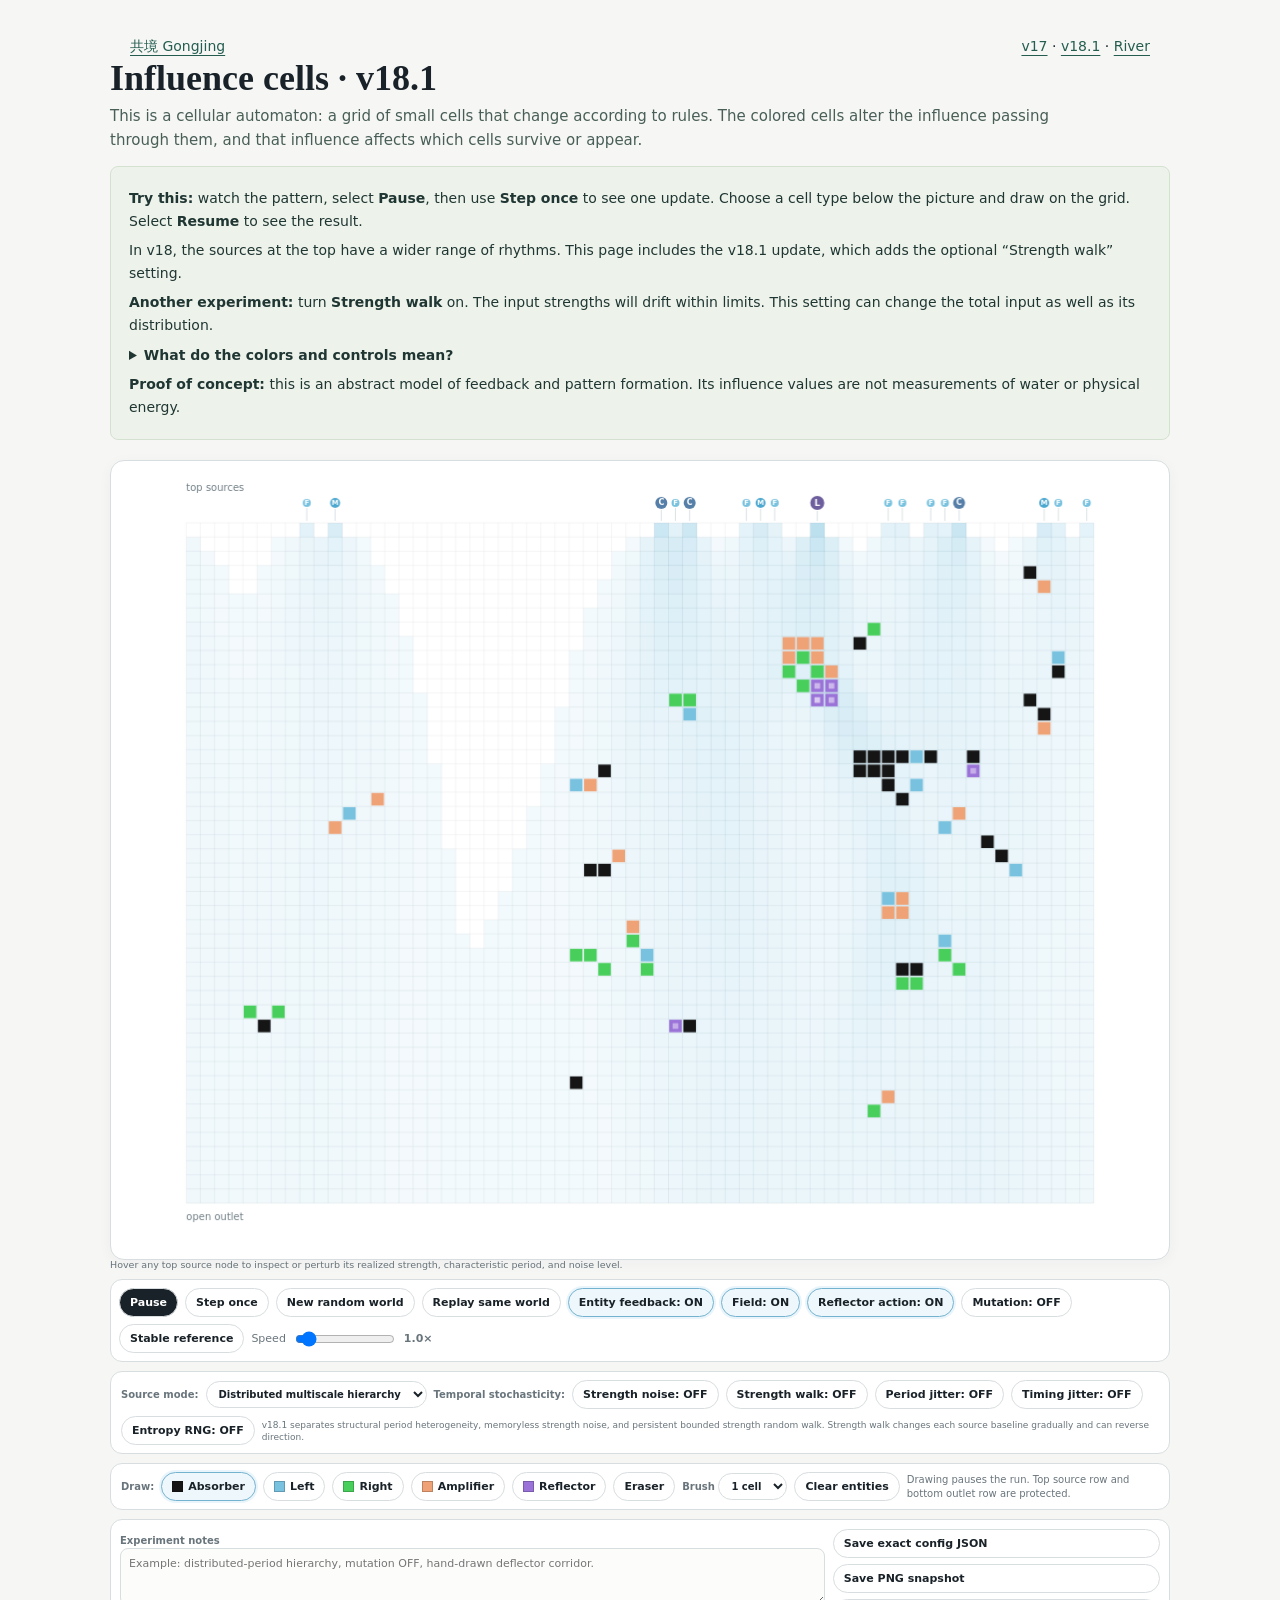
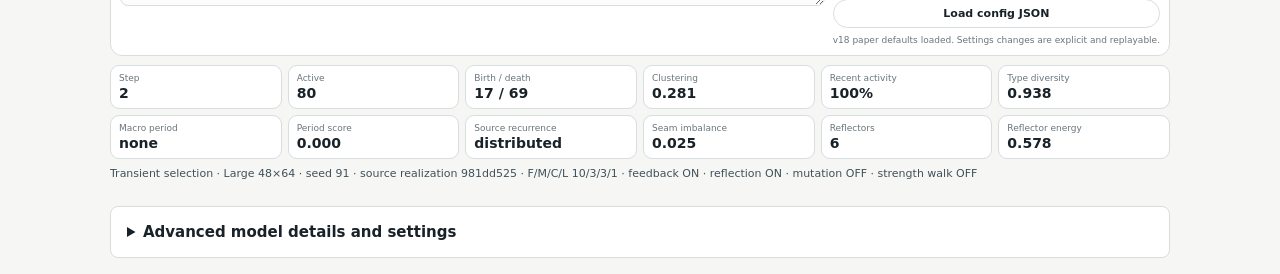
<file: v18.html>
<!doctype html>
<html lang="en">
<head>
<meta charset="utf-8">
<meta name="viewport" content="width=device-width,initial-scale=1">
<title>Influence cells v18.1 | Gongjing 共境</title>
<style>
:root{
  --bg:#f6f7f5;--ink:#192228;--muted:#69757c;--line:#d8dddf;--panel:#fff;
  --blue:#4da8d0;--blue2:#e9f5fa;--purple:#9a72d8;--shadow:0 9px 30px rgba(25,34,40,.08)
}
*{box-sizing:border-box}
html,body{margin:0;background:var(--bg);color:var(--ink);font-family:Inter,ui-sans-serif,system-ui,-apple-system,Segoe UI,sans-serif}
body{padding:16px}
button,input,select,textarea{font:inherit}
.app{max-width:1480px;margin:auto;display:grid;grid-template-columns:minmax(0,1fr) 410px;gap:15px;align-items:start}
.main{min-width:0}
.title{font-family:Georgia,serif;font-size:26px;margin:0 0 5px}
.sub{color:var(--muted);font-size:12.5px;line-height:1.48;margin:0 0 11px;max-width:960px}
.canvasWrap{position:relative;background:#fff;border:1px solid var(--line);border-radius:14px;padding:10px;overflow:visible;box-shadow:0 3px 14px rgba(25,34,40,.04)}
.canvasWrap canvas{display:block;width:100%;height:auto;aspect-ratio:4/3;background:#fff;touch-action:none;cursor:crosshair}
.controls,.stochbar,.paintbar,.archivebar{background:#fff;border:1px solid var(--line);border-radius:12px}
.controls{display:flex;flex-wrap:wrap;gap:7px;margin:9px 0;padding:8px}
.btn,.paintbtn,.stochbtn,.tinybtn{
  border:1px solid var(--line);background:#fff;border-radius:999px;padding:7px 10px;
  font-weight:650;font-size:11px;cursor:pointer;color:var(--ink)
}
.btn.primary{background:var(--ink);color:#fff}
.btn.active,.paintbtn.active,.stochbtn.active{border-color:#75b2cf;background:#eef8fc;box-shadow:0 0 0 2px rgba(77,168,208,.12)}
.stochbtn.entropy.active{border-color:#a68ad1;background:#f5f0fb}
.speed{display:flex;align-items:center;gap:7px;color:var(--muted);font-size:11px}
.speed input{width:100px}
.stochbar{display:flex;flex-wrap:wrap;gap:7px;align-items:center;margin:0 0 9px;padding:8px 10px}
.stochlabel,.paintbar .label,.archivebar .label{font-size:10px;color:var(--muted);font-weight:700}
.stochhelp{font-size:9px;color:var(--muted);line-height:1.35;flex:1 1 230px}
.paintbar{display:flex;flex-wrap:wrap;gap:7px;align-items:center;margin:0 0 9px;padding:8px 10px}
.paintdot{width:11px;height:11px;border:1px solid rgba(0,0,0,.2);display:inline-block}
.paintbtn{display:inline-flex;align-items:center;gap:5px}
.brushsel,.miniinput{
  border:1px solid var(--line);border-radius:999px;padding:6px 8px;background:#fff;color:var(--ink);
  font:600 10px system-ui
}
.drawhint{font-size:10px;color:var(--muted);line-height:1.35;flex:1 1 220px}
.archivebar{display:grid;grid-template-columns:minmax(0,1fr) auto;gap:8px;margin:0 0 9px;padding:9px}
.archivebar textarea{width:100%;min-height:58px;resize:vertical;border:1px solid var(--line);border-radius:8px;padding:8px;font-size:11px;background:#fcfcfb}
.archiveactions{display:flex;flex-direction:column;gap:6px;min-width:200px}
.archiveStatus{font-size:9px;color:var(--muted);line-height:1.35}
.metrics{display:grid;grid-template-columns:repeat(6,1fr);gap:6px}
.metric{background:#fff;border:1px solid var(--line);border-radius:9px;padding:7px 8px}
.metric span{display:block;color:var(--muted);font-size:9px}
.metric b{font-size:14px;display:block;margin-top:2px}
.status{margin-top:7px;font-size:11px;color:#405059;line-height:1.4}

.sourceHitLayer{position:absolute;inset:0;z-index:15;pointer-events:none}
.sourceHit{position:absolute;width:14px;height:14px;border-radius:50%;transform:translate(-50%,-50%);pointer-events:none;cursor:pointer;background:transparent;border:1px solid transparent}
.sourceHit:hover,.sourceHit.active{border-color:rgba(61,145,186,.55);background:rgba(79,164,202,.08)}
.sourceHover{
  position:absolute;z-index:20;display:none;width:230px;padding:9px 10px 8px;background:rgba(255,255,255,.98);
  border:1px solid var(--line);border-radius:11px;box-shadow:var(--shadow);transform:translateX(-50%);pointer-events:auto
}
.sourceHover.show{display:block}
.sourceHover:after{content:"";position:absolute;left:50%;bottom:-7px;width:12px;height:12px;background:#fff;border-right:1px solid var(--line);border-bottom:1px solid var(--line);transform:translateX(-50%) rotate(45deg)}
.sourceHoverTitle{display:flex;justify-content:space-between;gap:8px;align-items:center;margin-bottom:6px;font-size:10px}
.sourceHoverTitle b{font-size:11px}.sourceHoverTitle span{color:var(--muted);font-family:ui-monospace,monospace}
.sourceSliderRow{display:grid;grid-template-columns:68px minmax(0,1fr) 48px;gap:6px;align-items:center;margin:5px 0}
.sourceSliderRow label{font-size:9px;color:var(--muted);font-weight:650}
.sourceSliderRow input[type=range]{width:100%;margin:0}
.sourceSliderValue{text-align:right;font:9px ui-monospace,monospace;color:var(--ink)}
.sourceHoverHint{font-size:8.5px;color:var(--muted);line-height:1.3;margin-top:5px}
.sourceNodeHint{font-size:9.5px;color:var(--muted);margin:-1px 0 7px}

.side{display:grid;gap:9px}
.settingsCard,.card{background:#fff;border:1px solid var(--line);border-radius:14px;box-shadow:0 3px 14px rgba(25,34,40,.03)}
.settingsCard{overflow:visible}
.settingsCard>summary{list-style:none;cursor:pointer;padding:11px 12px;font-family:Georgia,serif;font-size:16px;font-weight:600;display:flex;justify-content:space-between;align-items:center}
.settingsCard>summary::-webkit-details-marker{display:none}
.settingsIntro{padding:0 12px 8px;font-size:10px;color:var(--muted);line-height:1.4}
.settingsActions{display:flex;gap:6px;padding:0 12px 10px;flex-wrap:wrap}
.settingSection{border-top:1px solid #edf0f1;padding:9px 12px 10px}
.settingSection h3{margin:0 0 7px;font-size:10px;letter-spacing:.06em;text-transform:uppercase;color:#536169}
.paramGrid{display:grid;grid-template-columns:1fr 100px;gap:5px 8px;align-items:center}
.paramLabel{font-size:10px;color:#3c4a52;display:flex;align-items:center;gap:4px;min-width:0}
.paramInput{width:100%;border:1px solid var(--line);border-radius:7px;padding:5px 6px;background:#fff;font:10px ui-monospace,monospace;color:var(--ink)}
.paramInput[type=checkbox]{width:auto;justify-self:start}
.info{
  width:14px;height:14px;border-radius:50%;border:1px solid #bdc7cb;color:#748189;
  display:inline-flex;align-items:center;justify-content:center;font:700 8px Georgia,serif;cursor:help;position:relative;flex:none
}
.info:hover:after,.info:focus:after{
  content:attr(data-tip);position:absolute;z-index:80;right:16px;top:-5px;width:235px;padding:7px 8px;border-radius:8px;
  background:#162026;color:#fff;font:9px/1.35 system-ui;box-shadow:0 7px 22px rgba(0,0,0,.18);pointer-events:none
}
.scaleTable{width:100%;border-collapse:collapse;font-size:9px}
.scaleTable th,.scaleTable td{border-bottom:1px solid #edf0f1;padding:4px 3px;text-align:left}
.scaleTable th{color:var(--muted);font-weight:700}
.scaleTable input{width:62px;border:1px solid var(--line);border-radius:6px;padding:4px;font:9px ui-monospace,monospace}
.settingsDirty{font-size:9px;color:#a26020;display:none}.settingsDirty.show{display:inline}
.card{padding:12px}.card h2{font:600 15px Georgia,serif;margin:0 0 7px}.card p,.card li{font-size:10.5px;line-height:1.42;color:#4c5a61}.card ul{padding-left:17px;margin:6px 0}
.eq{font:10px/1.45 ui-monospace,SFMono-Regular,Menlo,monospace;background:#f4f6f7;border-radius:8px;padding:7px;margin:6px 0;overflow:auto}
.periods{display:flex;flex-wrap:wrap;gap:4px}.pill{font:9px ui-monospace,monospace;background:#f1f4f5;border:1px solid var(--line);padding:3px 5px;border-radius:999px}
.legend{display:grid;gap:5px}.leg{display:grid;grid-template-columns:16px 1fr auto;gap:6px;align-items:center;font-size:10px}.sw{width:14px;height:14px;border:1px solid rgba(0,0,0,.15)}
@media(max-width:1080px){.app{grid-template-columns:1fr}.side{grid-template-columns:1fr 1fr}.settingsCard{grid-column:1/-1}.metrics{grid-template-columns:repeat(4,1fr)}}
@media(max-width:680px){body{padding:8px}.side{grid-template-columns:1fr}.metrics{grid-template-columns:repeat(2,1fr)}.title{font-size:21px}.archivebar{grid-template-columns:1fr}.archiveactions{min-width:0}.paramGrid{grid-template-columns:1fr 92px}}
</style>
<link rel="icon" href="favicon.svg" type="image/svg+xml"><style>
.public-nav{display:flex;justify-content:space-between;gap:16px;max-width:1060px;margin:0 auto;padding:20px 20px 0;font:14px/1.5 system-ui}
.public-nav a{color:#245d4f;text-underline-offset:4px}.public-guide{padding:14px 18px;background:#edf3eb;border:1px solid #d5e1d0;border-radius:8px;font:14px/1.65 system-ui;margin:14px 0 20px;color:#203633}.public-guide p{margin:6px 0}.public-guide summary{cursor:pointer;font-weight:600}.app{display:block!important;max-width:1060px!important}.research-details{margin-top:24px;border:1px solid #d8dfd7;padding:16px;border-radius:8px;background:white}.research-details>summary{font:600 15px system-ui;cursor:pointer}.research-details aside{margin-top:16px;display:grid!important;grid-template-columns:1fr 1fr;gap:14px;align-items:start}.research-details aside .card{margin:0}.research-details aside .settings{grid-column:1/-1}a:focus-visible,button:focus-visible,summary:focus-visible{outline:3px solid #d9a33e;outline-offset:3px}.title{font-size:clamp(25px,4vw,36px)!important}.sub{font-size:15px!important;line-height:1.6!important;color:#485e57!important}
@media(max-width:760px){.research-details aside{grid-template-columns:1fr}.public-nav{padding-inline:14px}}
</style></head>
<body><nav class="public-nav" aria-label="Demonstration navigation"><a href="index.html">共境 Gongjing</a><span><a href="v17.html">v17</a> · <a href="v18.html">v18.1</a> · <a href="river.html">River</a></span></nav>
<div class="app">
<section class="main">
  <h1 class="title">Influence cells · v18.1</h1>
  <p class="sub">This is a cellular automaton: a grid of small cells that change according to rules. The colored cells alter the influence passing through them, and that influence affects which cells survive or appear.</p><div class="public-guide"><p><b>Try this:</b> watch the pattern, select <b>Pause</b>, then use <b>Step once</b> to see one update. Choose a cell type below the picture and draw on the grid. Select <b>Resume</b> to see the result.</p><p>In v18, the sources at the top have a wider range of rhythms. This page includes the v18.1 update, which adds the optional “Strength walk” setting.</p><p><b>Another experiment:</b> turn <b>Strength walk</b> on. The input strengths will drift within limits. This setting can change the total input as well as its distribution.</p><details><summary>What do the colors and controls mean?</summary><p><b>Black:</b> reduces influence. <b>Blue and green:</b> turn it left or right. <b>Orange:</b> increases it. <b>Purple:</b> sends some upward while using a stored allowance.</p><p><b>Entity feedback:</b> lets cells change the influence around them. <b>Field:</b> shows the influence map. <b>Mutation:</b> lets local conditions change the type of a new cell. <b>Active:</b> the number of occupied cells. The other measurements and settings are for closer study.</p></details><p><b>Proof of concept:</b> this is an abstract model of feedback and pattern formation. Its influence values are not measurements of water or physical energy.</p></div>

  <div class="canvasWrap" id="canvasWrap">
    <canvas id="world" width="1040" height="780" aria-label="Gongjing adaptive influence cellular automaton"></canvas>
    <div class="sourceHitLayer" id="sourceHitLayer"></div>
    <div class="sourceHover" id="sourceHover">
      <div class="sourceHoverTitle"><b id="sourceHoverName">Source</b><span id="sourceHoverCol">col 0</span></div>
      <div class="sourceSliderRow"><label>Strength</label><input id="hoverStrength" type="range" min="0" max="3" step="0.005"><span class="sourceSliderValue" id="hoverStrengthValue"></span></div>
      <div class="sourceSliderRow"><label>Period</label><input id="hoverPeriod" type="range" min="2" max="160" step="0.1"><span class="sourceSliderValue" id="hoverPeriodValue"></span></div>
      <div class="sourceSliderRow"><label>Noise</label><input id="hoverRandomness" type="range" min="0" max="1" step="0.01"><span class="sourceSliderValue" id="hoverRandomnessValue"></span></div>
      <div class="sourceSliderRow"><label>Phase</label><input id="hoverPhase" type="range" min="-3.1416" max="3.1416" step="0.01"><span class="sourceSliderValue" id="hoverPhaseValue"></span></div>
      <div class="sourceSliderRow"><label>Direction</label><input id="hoverDirection" type="range" min="-1" max="1" step="0.01"><span class="sourceSliderValue" id="hoverDirectionValue"></span></div>
      <div class="sourceHoverHint">These sliders edit all realized source parameters directly. The characteristic period was drawn once when the world was created.</div>
    </div>
  </div>
  <div class="sourceNodeHint">Hover any top source node to inspect or perturb its realized strength, characteristic period, and noise level.</div>

  <div class="controls">
    <button class="btn primary" id="pause">Pause</button>
    <button class="btn" id="stepOnce">Step once</button>
    <button class="btn" id="newWorld">New random world</button>
    <button class="btn" id="replay">Replay same world</button>
    <button class="btn active" id="couple">Entity feedback: ON</button>
    <button class="btn active" id="fieldBtn">Field: ON</button>
    <button class="btn active" id="upBtn">Reflector action: ON</button>
    <button class="btn" id="mutationBtn">Mutation: OFF</button>
    <button class="btn" id="stableSourceDefaults">Stable reference</button>
    <label class="speed">Speed <input id="speed" type="range" min="0.25" max="10" step="0.25" value="1"><b id="speedOut">1.0×</b></label>
  </div>

  <div class="stochbar">
    <span class="stochlabel">Source mode:</span>
    <select id="sourceScalePreset" class="brushsel">
      <option value="hierarchy" selected>Distributed multiscale hierarchy</option>
      <option value="stable">Stable deterministic reference</option>
    </select>
    <span class="stochlabel">Temporal stochasticity:</span>
    <button class="stochbtn" id="stochStrength">Strength noise: OFF</button>
    <button class="stochbtn" id="strengthWalk" title="Bounded persistent random walk of each source column’s baseline strength. Sources share the same strength range, may cross each other, and can reverse direction.">Strength walk: OFF</button>
    <button class="stochbtn" id="stochPeriod">Period jitter: OFF</button>
    <button class="stochbtn" id="stochTiming">Timing jitter: OFF</button>
    <button class="stochbtn entropy" id="entropyRng">Entropy RNG: OFF</button>
    <span class="stochhelp">v18.1 separates structural period heterogeneity, memoryless strength noise, and persistent bounded strength random walk. Strength walk changes each source baseline gradually and can reverse direction.</span>
  </div>

  <div class="paintbar">
    <span class="label">Draw:</span>
    <button class="paintbtn active" data-paint="1"><i class="paintdot" style="background:#151515"></i>Absorber</button>
    <button class="paintbtn" data-paint="2"><i class="paintdot" style="background:#78c2df"></i>Left</button>
    <button class="paintbtn" data-paint="3"><i class="paintdot" style="background:#48cf5b"></i>Right</button>
    <button class="paintbtn" data-paint="4"><i class="paintdot" style="background:#efa276"></i>Amplifier</button>
    <button class="paintbtn" data-paint="5"><i class="paintdot" style="background:#9a72d8"></i>Reflector</button>
    <button class="paintbtn" data-paint="0">Eraser</button>
    <label class="label">Brush <select class="brushsel" id="brushSize"><option value="1">1 cell</option><option value="3">3×3</option><option value="5">5×5</option></select></label>
    <button class="paintbtn" id="clearEntities">Clear entities</button>
    <span class="drawhint">Drawing pauses the run. Top source row and bottom outlet row are protected.</span>
  </div>

  <div class="archivebar">
    <div>
      <label class="label" for="experimentNotes">Experiment notes</label>
      <textarea id="experimentNotes" placeholder="Example: distributed-period hierarchy, mutation OFF, hand-drawn deflector corridor."></textarea>
    </div>
    <div class="archiveactions">
      <button class="paintbtn" id="saveStartConfig">Save exact config JSON</button>
      <button class="paintbtn" id="savePng">Save PNG snapshot</button>
      <label class="paintbtn" style="justify-content:center">Load config JSON<input id="loadConfig" type="file" accept=".json,application/json" hidden></label>
      <div class="archiveStatus" id="archiveStatus">v18 paper defaults loaded. Settings changes are explicit and replayable.</div>
    </div>
  </div>

  <div class="metrics">
    <div class="metric"><span>Step</span><b id="mStep">0</b></div>
    <div class="metric"><span>Active</span><b id="mActive">0</b></div>
    <div class="metric"><span>Birth / death</span><b id="mTurn">0 / 0</b></div>
    <div class="metric"><span>Clustering</span><b id="mCluster">0.000</b></div>
    <div class="metric"><span>Recent activity</span><b id="mActivity">0%</b></div>
    <div class="metric"><span>Type diversity</span><b id="mDiversity">0.000</b></div>
    <div class="metric"><span>Macro period</span><b id="mPeriod">none</b></div>
    <div class="metric"><span>Period score</span><b id="mPScore">0.000</b></div>
    <div class="metric"><span>Source recurrence</span><b id="mBasePeriod">distributed</b></div>
    <div class="metric"><span>Seam imbalance</span><b id="mSeam">0.000</b></div>
    <div class="metric"><span>Reflectors</span><b id="mReflectors">0</b></div>
    <div class="metric"><span>Reflector energy</span><b id="mREnergy">0.000</b></div>
  </div>
  <div class="status" id="status"></div>
</section>

<details class="research-details"><summary>Advanced model details and settings</summary><aside class="side">
  <details class="settingsCard" open>
    <summary><span>Model settings</span><span class="settingsDirty" id="settingsDirty">unapplied changes</span></summary>
    <div class="settingsIntro">All paper-relevant numerical parameters are editable here. Hover the <b>?</b> next to any label for an explanation. Use <b>Apply & new world</b> to avoid silently changing a running experiment.</div>
    <div class="settingsActions">
      <button class="tinybtn primary" id="applySettings" style="background:#192228;color:white">Apply & new world</button>
      <button class="tinybtn" id="resetSettings">Reset v18 defaults</button>
      <button class="tinybtn" id="copySettings">Copy settings JSON</button>
    </div>

    <div class="settingSection">
      <h3>World & transport</h3>
      <div class="paramGrid">
        <div class="paramLabel">Grid preset <span class="info" tabindex="0" data-tip="Controls rows, columns, initial entity count, baseline source count, and attenuation using the calibrated v17 presets.">?</span></div>
        <select class="paramInput" id="gridPreset"><option value="small">Small 22×28</option><option value="large" selected>Large 48×64</option><option value="xl">XL 64×90</option></select>

        <div class="paramLabel">Initial entities <span class="info" tabindex="0" data-tip="Number of entities placed randomly at world initialization.">?</span></div><input class="paramInput" data-param="initialEntities" type="number" min="0" max="5000" step="1">
        <div class="paramLabel">Attenuation <span class="info" tabindex="0" data-tip="Per-row influence transmission factor. Values closer to 1 preserve influence over longer distances.">?</span></div><input class="paramInput" data-param="attenuation" type="number" min="0.8" max="1" step="0.001">
        <div class="paramLabel">Exposure scale <span class="info" tabindex="0" data-tip="Maps raw influence A to bounded exposure E = 1 - exp(-scale × A).">?</span></div><input class="paramInput" data-param="exposureScale" type="number" min="0.1" max="5" step="0.01">
        <div class="paramLabel">Route sigma <span class="info" tabindex="0" data-tip="Width of the downward routing kernel. Larger values spread influence across more neighboring columns.">?</span></div><input class="paramInput" data-param="routeSigma" type="number" min="0.1" max="3" step="0.01">
        <div class="paramLabel">Up-route sigma <span class="info" tabindex="0" data-tip="Width of the local upward reflection routing kernel.">?</span></div><input class="paramInput" data-param="upRouteSigma" type="number" min="0.1" max="3" step="0.01">
      </div>
    </div>

    <div class="settingSection">
      <h3>Survival & birth</h3>
      <div class="paramGrid">
        <div class="paramLabel">Survival exposure low <span class="info" tabindex="0" data-tip="Lower exposure threshold for favorable survival.">?</span></div><input class="paramInput" data-param="survivalLow" type="number" min="0" max="1" step="0.005">
        <div class="paramLabel">Survival exposure high <span class="info" tabindex="0" data-tip="Upper exposure threshold for favorable survival.">?</span></div><input class="paramInput" data-param="survivalHigh" type="number" min="0" max="1" step="0.005">
        <div class="paramLabel">Survival neighbors min <span class="info" tabindex="0" data-tip="Minimum active Moore-neighborhood count for favorable survival. Horizontal neighbors wrap toroidally.">?</span></div><input class="paramInput" data-param="survivalNeighborMin" type="number" min="0" max="8" step="1">
        <div class="paramLabel">Survival neighbors max <span class="info" tabindex="0" data-tip="Maximum active Moore-neighborhood count for favorable survival.">?</span></div><input class="paramInput" data-param="survivalNeighborMax" type="number" min="0" max="8" step="1">
        <div class="paramLabel">Birth exposure low <span class="info" tabindex="0" data-tip="Lower exposure threshold for recruitment into an empty cell.">?</span></div><input class="paramInput" data-param="birthLow" type="number" min="0" max="1" step="0.005">
        <div class="paramLabel">Birth exposure high <span class="info" tabindex="0" data-tip="Upper exposure threshold for recruitment. This parameter was used in the reproductive-openness experiments.">?</span></div><input class="paramInput" data-param="birthHigh" type="number" min="0" max="1" step="0.005">
        <div class="paramLabel">Birth neighbors min <span class="info" tabindex="0" data-tip="Minimum active neighbors required for birth.">?</span></div><input class="paramInput" data-param="birthNeighborMin" type="number" min="0" max="8" step="1">
        <div class="paramLabel">Birth neighbors max <span class="info" tabindex="0" data-tip="Maximum active neighbors allowed for birth.">?</span></div><input class="paramInput" data-param="birthNeighborMax" type="number" min="0" max="8" step="1">
        <div class="paramLabel">Viability max <span class="info" tabindex="0" data-tip="Maximum short-term viability memory. Favorable ticks restore viability; unfavorable ticks reduce it.">?</span></div><input class="paramInput" data-param="viabilityMax" type="number" min="1" max="20" step="1">
        <div class="paramLabel">Birth viability <span class="info" tabindex="0" data-tip="Initial viability assigned to newborn entities.">?</span></div><input class="paramInput" data-param="birthViability" type="number" min="1" max="20" step="1">
      </div>
    </div>

    <div class="settingSection">
      <h3>Distributed multiscale sources</h3>
      <div class="paramGrid">
        <div class="paramLabel">Base source count <span class="info" tabindex="0" data-tip="Expected Fine-source count. Other scale counts decay geometrically from this baseline.">?</span></div><input class="paramInput" data-param="sourceCount" type="number" min="4" max="90" step="1">
        <div class="paramLabel">Count decay ratio <span class="info" tabindex="0" data-tip="Expected source count is baseCount / ratio^level. Default 2 reproduces the v17 count scaling law in expectation.">?</span></div><input class="paramInput" data-param="sourceCountRatio" type="number" min="1.05" max="5" step="0.05">
        <div class="paramLabel">Base nominal strength <span class="info" tabindex="0" data-tip="Sets the total nominal source budget: base source count × base nominal strength.">?</span></div><input class="paramInput" data-param="defaultSourceStrength" type="number" min="0" max="3" step="0.005">
        <div class="paramLabel">Stable-reference period <span class="info" tabindex="0" data-tip="Characteristic period used by every source in the homogeneous stable deterministic reference.">?</span></div><input class="paramInput" data-param="stableSourcePeriod" type="number" min="2" max="500" step="0.5">
        <div class="paramLabel">Strength scale ratio <span class="info" tabindex="0" data-tip="Relative source strength multiplier between adjacent scale classes before common budget normalization.">?</span></div><input class="paramInput" data-param="sourceStrengthRatio" type="number" min="1" max="5" step="0.05">
        <div class="paramLabel">Base noise <span class="info" tabindex="0" data-tip="Fine-source stochastic noise level. Coarser sources receive progressively less noise.">?</span></div><input class="paramInput" data-param="sourceBaseNoise" type="number" min="0" max="1" step="0.01">
        <div class="paramLabel">Noise decay ratio <span class="info" tabindex="0" data-tip="Noise level is baseNoise / ratio^level. Default 2 gives 0.32, 0.16, 0.08, 0.04.">?</span></div><input class="paramInput" data-param="sourceNoiseRatio" type="number" min="1" max="5" step="0.05">
        <div class="paramLabel">Strength-walk minimum <span class="info" tabindex="0" data-tip="Shared lower bound for every source column’s persistent baseline-strength random walk. At the bound the walk reflects inward rather than sticking.">?</span></div><input class="paramInput" data-param="sourceStrengthWalkMin" type="number" min="0" max="3" step="0.005">
        <div class="paramLabel">Strength-walk maximum <span class="info" tabindex="0" data-tip="Shared upper bound for every source column’s persistent baseline-strength random walk. Because all scales share the same range, source strengths may cross each other over time.">?</span></div><input class="paramInput" data-param="sourceStrengthWalkMax" type="number" min="0.01" max="5" step="0.005">
        <div class="paramLabel">Strength-walk step <span class="info" tabindex="0" data-tip="Nominal absolute strength increment per moving tick. The actual step is randomly 0.5–1.5× this value.">?</span></div><input class="paramInput" data-param="sourceStrengthWalkStep" type="number" min="0" max="1" step="0.001">
        <div class="paramLabel">Walk turn probability <span class="info" tabindex="0" data-tip="Per-tick probability that a source reverses its current strength-walk direction before moving.">?</span></div><input class="paramInput" data-param="sourceStrengthWalkTurnProbability" type="number" min="0" max="1" step="0.005">
        <div class="paramLabel">Walk move probability <span class="info" tabindex="0" data-tip="Per-tick probability that a source actually takes a strength-walk step. Set to 1 for continuous movement; lower values create pauses.">?</span></div><input class="paramInput" data-param="sourceStrengthWalkMoveProbability" type="number" min="0" max="1" step="0.01">
        <div class="paramLabel">Period log-σ <span class="info" tabindex="0" data-tip="Spread of the lognormal period distribution. Default 0.42 gives overlapping but still ordered source-scale distributions.">?</span></div><input class="paramInput" data-param="periodLogSigma" type="number" min="0" max="1.5" step="0.01">
        <div class="paramLabel">Period minimum <span class="info" tabindex="0" data-tip="Lower clamp applied to realized characteristic periods after sampling.">?</span></div><input class="paramInput" data-param="periodMin" type="number" min="1" max="100" step="0.5">
        <div class="paramLabel">Period maximum <span class="info" tabindex="0" data-tip="Upper clamp applied to realized characteristic periods after sampling.">?</span></div><input class="paramInput" data-param="periodMax" type="number" min="10" max="1000" step="1">
        <div class="paramLabel">Wave modulation depth <span class="info" tabindex="0" data-tip="Amplitude of the mean-centered sinusoidal source modulation: A(t)=a[1+m sin(...)]. Default 0.40 keeps sources away from zero.">?</span></div><input class="paramInput" data-param="sourceModulationDepth" type="number" min="0" max="0.95" step="0.01">
        <div class="paramLabel">Period-jitter coefficient <span class="info" tabindex="0" data-tip="When temporal period jitter is ON, effective period is T[1 + coefficient × noise × ξ].">?</span></div><input class="paramInput" data-param="periodJitterCoeff" type="number" min="0" max="2" step="0.01">
        <div class="paramLabel">Timing-jitter coefficient <span class="info" tabindex="0" data-tip="When timing jitter is ON, phase receives 2π × coefficient × noise × ξ.">?</span></div><input class="paramInput" data-param="timingJitterCoeff" type="number" min="0" max="1" step="0.01">
      </div>
      <table class="scaleTable" style="margin-top:8px">
        <thead><tr><th>Scale</th><th>Period median</th><th>Expected count</th><th>Strength weight</th><th>Noise</th></tr></thead>
        <tbody id="scaleSettingsBody"></tbody>
      </table>
    </div>

    <div class="settingSection">
      <h3>Reflector ecology</h3>
      <div class="paramGrid">
        <div class="paramLabel">Initial Reflector fraction <span class="info" tabindex="0" data-tip="Probability that a randomly initialized entity is a Reflector.">?</span></div><input class="paramInput" data-param="reflectorInitialFraction" type="number" min="0" max="1" step="0.005">
        <div class="paramLabel">Reflector birth chance <span class="info" tabindex="0" data-tip="Mutation-ON probability of spontaneous Reflector recruitment in a suitable birth cell without a neighboring Reflector.">?</span></div><input class="paramInput" data-param="reflectorBirthChance" type="number" min="0" max="1" step="0.001">
        <div class="paramLabel">Neighbor Reflector chance <span class="info" tabindex="0" data-tip="Mutation-ON Reflector recruitment probability when a neighboring Reflector exists.">?</span></div><input class="paramInput" data-param="reflectorNeighborBirthChance" type="number" min="0" max="1" step="0.001">
        <div class="paramLabel">Maximum energy <span class="info" tabindex="0" data-tip="Upper bound of the Reflector energy reserve.">?</span></div><input class="paramInput" data-param="reflectorMaxEnergy" type="number" min="0.1" max="5" step="0.01">
        <div class="paramLabel">Birth energy <span class="info" tabindex="0" data-tip="Energy assigned to a newly recruited or manually drawn Reflector.">?</span></div><input class="paramInput" data-param="reflectorBirthEnergy" type="number" min="0" max="5" step="0.01">
        <div class="paramLabel">Initial energy min <span class="info" tabindex="0" data-tip="Lower bound for the initial Reflector energy distribution.">?</span></div><input class="paramInput" data-param="reflectorInitialEnergyMin" type="number" min="0" max="1" step="0.01">
        <div class="paramLabel">Initial energy max <span class="info" tabindex="0" data-tip="Upper bound for the initial Reflector energy distribution.">?</span></div><input class="paramInput" data-param="reflectorInitialEnergyMax" type="number" min="0" max="1" step="0.01">
        <div class="paramLabel">Recharge <span class="info" tabindex="0" data-tip="Maximum exposure-dependent Reflector energy recharge per step.">?</span></div><input class="paramInput" data-param="reflectorRecharge" type="number" min="0" max="0.5" step="0.001">
        <div class="paramLabel">Maintenance <span class="info" tabindex="0" data-tip="Baseline Reflector energy cost each step.">?</span></div><input class="paramInput" data-param="reflectorMaintenance" type="number" min="0" max="0.5" step="0.001">
        <div class="paramLabel">Reflection cost scale <span class="info" tabindex="0" data-tip="Additional energy cost proportional to reflected influence load.">?</span></div><input class="paramInput" data-param="reflectorCostScale" type="number" min="0" max="2" step="0.01">
        <div class="paramLabel">Low-energy threshold <span class="info" tabindex="0" data-tip="Below this stored energy, Reflector survival becomes unfavorable.">?</span></div><input class="paramInput" data-param="reflectorLowEnergy" type="number" min="0" max="1" step="0.01">
        <div class="paramLabel">Up-reflect scale <span class="info" tabindex="0" data-tip="Global multiplier on the Reflector-specific upward reflected influence.">?</span></div><input class="paramInput" data-param="upReflectScale" type="number" min="0" max="3" step="0.01">
        <div class="paramLabel">Reflection echo passes <span class="info" tabindex="0" data-tip="Number of upward-reflection / downward-repropagation passes used when computing the field.">?</span></div><input class="paramInput" data-param="upReflectPasses" type="number" min="0" max="8" step="1">
      </div>
    </div>

    <div class="settingSection">
      <h3>Entity transformations</h3>
      <table class="scaleTable">
        <thead><tr><th>Entity</th><th>Gain</th><th>Rotation</th><th>Up reflect</th></tr></thead>
        <tbody id="entitySettingsBody"></tbody>
      </table>
    </div>

    <div class="settingSection">
      <h3>Diagnostics</h3>
      <div class="paramGrid">
        <div class="paramLabel">History limit <span class="info" tabindex="0" data-tip="Maximum number of recent entity states retained for recurrence analysis.">?</span></div><input class="paramInput" data-param="historyLimit" type="number" min="20" max="1000" step="10">
        <div class="paramLabel">Estimate every <span class="info" tabindex="0" data-tip="Recompute the macro-period estimate every N simulation steps.">?</span></div><input class="paramInput" data-param="estimateEvery" type="number" min="1" max="100" step="1">
        <div class="paramLabel">Maximum lag <span class="info" tabindex="0" data-tip="Largest state-history lag considered by the recurrence estimator.">?</span></div><input class="paramInput" data-param="estimateMaxLag" type="number" min="5" max="500" step="1">
        <div class="paramLabel">Seam strip <span class="info" tabindex="0" data-tip="Number of columns at each horizontal edge used to diagnose toroidal seam imbalance.">?</span></div><input class="paramInput" data-param="seamStrip" type="number" min="1" max="20" step="1">
      </div>
    </div>
  </details>

  <div class="card">
    <h2>v18 source hypothesis</h2>
    <p>Source scale is statistical, not rigid. Each source draws its own characteristic period once:</p>
    <div class="eq">Tᵢ | ℓ ~ LogNormal(log mℓ, σlog)<br>E[T_F] &lt; E[T_M] &lt; E[T_C] &lt; E[T_L]</div>
    <p>Default medians are 9, 15, 25, and 42 with log-σ = 0.42. Counts remain entropy-randomized around the scaling-law expectation, and strengths are normalized to a comparable total nominal boundary budget.</p>
    <div class="periods" id="periods"></div>
  </div>

  <div class="card">
    <h2>Entity lexicon</h2>
    <div class="legend">
      <div class="leg"><i class="sw" style="background:#151515"></i><span>Absorber</span><b>gain .62</b></div>
      <div class="leg"><i class="sw" style="background:#78c2df"></i><span>Left deflector</span><b>−.35</b></div>
      <div class="leg"><i class="sw" style="background:#48cf5b"></i><span>Right deflector</span><b>+.35</b></div>
      <div class="leg"><i class="sw" style="background:#efa276"></i><span>Amplifier</span><b>gain 1.12</b></div>
      <div class="leg"><i class="sw" style="background:#9a72d8"></i><span>Reflector</span><b>ρ↑ .38</b></div>
    </div>
  </div>

  <div class="card">
    <h2>Boundary & fate rules</h2>
    <ul><li>Top: external source boundary.</li><li>Bottom: open outlet.</li><li>Left/right: toroidal wrap.</li><li>Mutation OFF: newborn type is local-majority inheritance.</li><li>Mutation ON: v17 environment-directed birth typing and rare Reflector recruitment.</li></ul>
    <div class="eq">E = 1 − exp(−sA)</div>
  </div>
</aside></details>
</div>

<script>
"use strict";

const DEFAULTS = {
  gridPreset:"large",
  survivalNeighborMin:1,survivalNeighborMax:4,birthNeighborMin:2,birthNeighborMax:4,
  exposureScale:1.15,viabilityMax:2,birthViability:2,routeSigma:0.78,upRouteSigma:0.68,
  upReflectScale:0.72,upReflectPasses:2,
  reflectorInitialFraction:0.025,reflectorBirthChance:0.018,reflectorNeighborBirthChance:0.09,
  reflectorMaxEnergy:1.0,reflectorBirthEnergy:0.58,reflectorInitialEnergyMin:0.45,reflectorInitialEnergyMax:0.95,
  reflectorRecharge:0.035,reflectorMaintenance:0.018,reflectorCostScale:0.16,reflectorLowEnergy:0.18,
  historyLimit:180,estimateEvery:4,estimateMaxLag:90,seamStrip:3,
  defaultSourceStrength:0.45,stableSourcePeriod:18,sourceCountRatio:2,sourceStrengthRatio:2,sourceBaseNoise:0.32,sourceNoiseRatio:2,
  sourceStrengthWalkMin:0.02,sourceStrengthWalkMax:1.20,sourceStrengthWalkStep:0.012,sourceStrengthWalkTurnProbability:0.04,sourceStrengthWalkMoveProbability:1.0,
  periodMedians:[9,15,25,42],periodLogSigma:0.42,periodMin:3,periodMax:160,sourceModulationDepth:0.40,
  periodJitterCoeff:0.35,timingJitterCoeff:0.25
};
const GRID_PRESETS={
  small:{label:"Small 22×28",rows:22,cols:28,sourceCount:7,survivalLow:0.055,survivalHigh:0.90,birthLow:0.26,birthHigh:0.68,attenuation:0.986,initialEntities:42},
  large:{label:"Large 48×64",rows:48,cols:64,sourceCount:16,survivalLow:0.045,survivalHigh:0.90,birthLow:0.26,birthHigh:0.62,attenuation:0.994,initialEntities:170},
  xl:{label:"XL 64×90",rows:64,cols:90,sourceCount:22,survivalLow:0.045,survivalHigh:0.90,birthLow:0.26,birthHigh:0.62,attenuation:0.996,initialEntities:300}
};
const SOURCE_LEVEL_META=[
  {key:"fine",code:"F",label:"Fine",level:0},
  {key:"meso",code:"M",label:"Meso",level:1},
  {key:"coarse",code:"C",label:"Coarse",level:2},
  {key:"macro",code:"L",label:"Macro",level:3}
];
const DEFAULT_ENTITY={
  1:{name:"Absorber",gain:0.62,rotate:0.00,reflectUp:0,color:"#151515"},
  2:{name:"Left deflector",gain:0.90,rotate:-0.35,reflectUp:0,color:"#78c2df"},
  3:{name:"Right deflector",gain:0.90,rotate:0.35,reflectUp:0,color:"#48cf5b"},
  4:{name:"Amplifier",gain:1.12,rotate:0.00,reflectUp:0,color:"#efa276"},
  5:{name:"Reflector",gain:0.82,rotate:0.00,reflectUp:0.38,color:"#9a72d8"}
};
let ENTITY=JSON.parse(JSON.stringify(DEFAULT_ENTITY));
let currentPreset=DEFAULTS.gridPreset;
let CA_CFG={...DEFAULTS,...GRID_PRESETS[currentPreset],periodMedians:DEFAULTS.periodMedians.slice()};
let currentSourceMode="hierarchy";
let currentSourcePlan=null;

const DOWN_OFFSETS=[-2,-1,0,1,2],UP_OFFSETS=[-1,0,1];
const clamp=(x,a,b)=>Math.max(a,Math.min(b,x));
const mod=(n,m)=>((n%m)+m)%m;
function mulberry32(seed){let a=seed>>>0;return function(){a|=0;a=a+0x6D2B79F5|0;let t=Math.imul(a^a>>>15,1|a);t=t+Math.imul(t^t>>>7,61|t)^t;return((t^t>>>14)>>>0)/4294967296;}}
function sourceNoiseUnit(seed,sourceIndex,step,channel=0){let h=(seed^Math.imul(sourceIndex+1,0x9E3779B1)^Math.imul(step+1,0x85EBCA77)^Math.imul(channel+1,0xC2B2AE3D))>>>0;h=Math.imul(h^(h>>>16),0x7FEB352D)>>>0;h=Math.imul(h^(h>>>15),0x846CA68B)>>>0;h=(h^(h>>>16))>>>0;return h/4294967296;}
function entropyRandomUnit(){try{if(globalThis.crypto&&typeof globalThis.crypto.getRandomValues==="function"){const a=new Uint32Array(1);crypto.getRandomValues(a);return a[0]/4294967296;}}catch(_){ }return null;}
function entropyUint32(){try{if(globalThis.crypto&&typeof globalThis.crypto.getRandomValues==="function"){const a=new Uint32Array(1);crypto.getRandomValues(a);return a[0]>>>0;}}catch(_){ }return null;}
function entropyShuffle(arr,fallbackRng){const a=arr.slice();for(let i=a.length-1;i>0;i--){const u=entropyRandomUnit();const q=u===null?fallbackRng():u;const j=Math.floor(q*(i+1));[a[i],a[j]]=[a[j],a[i]];}return a;}
function entropyPoisson(lambda,fallbackRng){const L=Math.exp(-Math.max(.001,lambda));let k=0,p=1;do{k++;const u=entropyRandomUnit();p*=Math.max(1e-12,u===null?fallbackRng():u);}while(p>L&&k<512);return Math.max(0,k-1);}
function randomNormal(rng){let u=0,v=0;while(u<=1e-12)u=rng();while(v<=1e-12)v=rng();return Math.sqrt(-2*Math.log(u))*Math.cos(2*Math.PI*v);}
function entropyNormal(fallbackRng){let u=entropyRandomUnit(),v=entropyRandomUnit();if(u===null||v===null)return randomNormal(fallbackRng);u=Math.max(u,1e-12);v=Math.max(v,1e-12);return Math.sqrt(-2*Math.log(u))*Math.cos(2*Math.PI*v);}
function randomHex32(fallbackRng){const x=entropyUint32();const v=x===null?(Math.floor(fallbackRng()*4294967296)>>>0):x;return v.toString(16).padStart(8,"0");}
function applyGridPreset(name,overwrite=true){currentPreset=GRID_PRESETS[name]?name:"large";const p=GRID_PRESETS[currentPreset];if(overwrite)Object.assign(CA_CFG,p);else{CA_CFG.rows=p.rows;CA_CFG.cols=p.cols;}CA_CFG.estimateMaxLag=currentPreset==="xl"?120:(currentPreset==="large"?90:60);}

function hierarchySpecs(){
  const expected=SOURCE_LEVEL_META.map(m=>Math.max(1,CA_CFG.sourceCount/Math.pow(CA_CFG.sourceCountRatio,m.level)));
  const rawStrength=SOURCE_LEVEL_META.map(m=>Math.pow(CA_CFG.sourceStrengthRatio,m.level));
  const noise=SOURCE_LEVEL_META.map(m=>clamp(CA_CFG.sourceBaseNoise/Math.pow(CA_CFG.sourceNoiseRatio,m.level),0,1));
  return SOURCE_LEVEL_META.map((m,i)=>({...m,expectedCount:expected[i],rawStrength:rawStrength[i],noise:noise[i],medianPeriod:CA_CFG.periodMedians[i]}));
}
function randomizedHierarchy(width,fallbackRng){
  const specs=hierarchySpecs();let counts=null;
  for(let attempt=0;attempt<50;attempt++){
    const cand=specs.map(s=>Math.max(1,entropyPoisson(s.expectedCount,fallbackRng)));
    const total=cand.reduce((a,b)=>a+b,0);
    const expectedTotal=specs.reduce((s,x)=>s+x.expectedCount,0);
    if(total<=width&&total>=Math.max(4,Math.round(expectedTotal*.50))){counts=cand;break;}
  }
  if(!counts)counts=specs.map(s=>Math.max(1,Math.round(s.expectedCount)));
  const targetBudget=CA_CFG.sourceCount*CA_CFG.defaultSourceStrength;
  const rawBudget=counts.reduce((s,n,i)=>s+n*specs[i].rawStrength,0);
  const norm=rawBudget>0?targetBudget/rawBudget:1;
  return specs.map((s,i)=>({...s,count:counts[i],strength:s.rawStrength*norm}));
}

class InfluenceCA{
  constructor(seed=91,coupled=true,upReflection=true,mutationEnabled=false,stochasticSettings=null,sourcePlan=null){
    this.seed=seed>>>0;this.coupled=coupled;this.upReflection=upReflection;this.mutationEnabled=mutationEnabled;
    this.stochastic=stochasticSettings?{...stochasticSettings}:{strength:false,walk:false,period:false,timing:false,entropy:false};
    this.sourcePlanInput=sourcePlan;this.reset();
  }
  idx(r,c){return r*this.W+c;}
  reset(){
    this.H=CA_CFG.rows;this.W=CA_CFG.cols;this.N=this.H*this.W;this.rng=mulberry32(this.seed);
    this.types=new Uint8Array(this.N);this.viability=new Int16Array(this.N);this.energy=new Float32Array(this.N);
    this.reflectLoad=new Float32Array(this.N);this.strength=new Float32Array(this.N);this.dir=new Float32Array(this.N);
    this.exposure=new Float32Array(this.N);this.neighbors=new Uint8Array(this.N);this.stepNo=0;
    this.lastChange={born:0,died:0,turnover:0};this.turnHistory=[];this.activeHistory=[];this.stateHistory=[];
    this.lastPeriodEstimate={lag:null,score:0};this.entropyFallbackUsed=false;this.sourceLayoutEntropyFallback=false;
    this.initializeEntities();
    if(this.sourcePlanInput)this.importSourcePlan(this.sourcePlanInput);else this.configureSources(currentSourceMode,true);
    this.computeField();this.updateMetrics();this.recordState();
  }
  initializeEntities(){
    const candidates=[];for(let r=2;r<this.H-2;r++)for(let c=0;c<this.W;c++)candidates.push(this.idx(r,c));
    for(let i=candidates.length-1;i>0;i--){const j=Math.floor(this.rng()*(i+1));[candidates[i],candidates[j]]=[candidates[j],candidates[i]];}
    const n=Math.min(CA_CFG.initialEntities,candidates.length);
    for(let i=0;i<n;i++){
      const k=candidates[i];let typ;
      if(this.rng()<CA_CFG.reflectorInitialFraction)typ=5;else typ=1+Math.floor(this.rng()*4);
      this.types[k]=typ;this.viability[k]=1+Math.floor(this.rng()*Math.max(1,CA_CFG.viabilityMax));
      if(typ===5)this.energy[k]=CA_CFG.reflectorInitialEnergyMin+(CA_CFG.reflectorInitialEnergyMax-CA_CFG.reflectorInitialEnergyMin)*this.rng();
    }
  }
  configureSources(mode="hierarchy",randomize=true){
    currentSourceMode=mode;this.sources=[];const fallbackRng=this.rng;const keepEntropy=!!this.stochastic.entropy;
    if(mode==="stable"){
      const n=Math.max(1,Math.round(CA_CFG.sourceCount));
      for(let i=0;i<n;i++){
        const col=Math.round(i*(this.W-1)/Math.max(1,n-1));
        this.sources.push({index:i,col,period:CA_CFG.stableSourcePeriod,phase:0,amp:CA_CFG.defaultSourceStrength,randomness:0,dir:0,current:0,
          scaleLevel:1,scaleKey:"stable",scaleCode:"S",scaleLabel:"Stable",walkStrength:CA_CFG.defaultSourceStrength,walkDir:(this.rng()<.5?-1:1),stochasticCacheStep:-1,stochasticCache:{}});
      }
      this.sourceRealizationId="stable";this.sourceLayoutEntropyFallback=false;
    }else{
      const levels=randomizedHierarchy(this.W,fallbackRng);
      const cols=entropyShuffle(Array.from({length:this.W},(_,i)=>i),fallbackRng);
      this.sourceLayoutEntropyFallback=entropyRandomUnit()===null;
      this.sourceRealizationId=randomHex32(fallbackRng);
      const sourceTypes=[];for(const level of levels)for(let k=0;k<level.count;k++)sourceTypes.push(level);
      const shuffledTypes=randomize?entropyShuffle(sourceTypes,fallbackRng):sourceTypes;
      let ci=0;
      for(const level of shuffledTypes){
        const col=cols[ci++%cols.length];
        const z=randomize?entropyNormal(fallbackRng):randomNormal(fallbackRng);
        const period=clamp(level.medianPeriod*Math.exp(CA_CFG.periodLogSigma*z),CA_CFG.periodMin,CA_CFG.periodMax);
        this.sources.push({index:this.sources.length,col,period,phase:0,amp:level.strength,randomness:level.noise,dir:0,current:0,
          scaleLevel:level.level,scaleKey:level.key,scaleCode:level.code,scaleLabel:level.label,periodMedian:level.medianPeriod,
          walkStrength:level.strength,walkDir:((entropyRandomUnit()??fallbackRng())<.5?-1:1),stochasticCacheStep:-1,stochasticCache:{}});
      }
    }
    this.sourceMode=mode;this.computeSourceRecurrence();this.sourcePlanInput=this.exportSourcePlan();
  }
  exportSourcePlan(){return{id:this.sourceRealizationId,entropyFallback:this.sourceLayoutEntropyFallback,mode:this.sourceMode,sources:this.sources.map(s=>({col:s.col,period:s.period,phase:s.phase,amp:s.amp,randomness:s.randomness,dir:s.dir,scaleLevel:s.scaleLevel,scaleKey:s.scaleKey,scaleCode:s.scaleCode,scaleLabel:s.scaleLabel,periodMedian:s.periodMedian,walkStrength:Number.isFinite(s.walkStrength)?s.walkStrength:s.amp,walkDir:s.walkDir||1}))};}
  importSourcePlan(plan){this.sources=plan.sources.map((s,i)=>({...s,index:i,current:0,noiseFactor:1,effectivePeriod:s.period,timingJitter:0,walkStrength:Number.isFinite(s.walkStrength)?s.walkStrength:s.amp,walkDir:s.walkDir||1,stochasticCacheStep:-1,stochasticCache:{}}));this.sourceRealizationId=plan.id||"loaded";this.sourceLayoutEntropyFallback=!!plan.entropyFallback;this.sourceMode=plan.mode||"hierarchy";currentSourceMode=this.sourceMode;this.computeSourceRecurrence();}
  sourceRandomUnit(s,t,channel){if(!this.stochastic.entropy)return sourceNoiseUnit(this.seed,s.index||0,t,channel);if(s.stochasticCacheStep!==t){s.stochasticCacheStep=t;s.stochasticCache={};}if(Object.prototype.hasOwnProperty.call(s.stochasticCache,channel))return s.stochasticCache[channel];const q=entropyRandomUnit();if(q===null){this.entropyFallbackUsed=true;const p=sourceNoiseUnit(this.seed,s.index||0,t,channel);s.stochasticCache[channel]=p;return p;}s.stochasticCache[channel]=q;return q;}
  advanceStrengthWalk(){
    if(!this.stochastic.walk)return;
    let lo=Math.max(0,Number(CA_CFG.sourceStrengthWalkMin)||0),hi=Math.max(lo+1e-9,Number(CA_CFG.sourceStrengthWalkMax)||lo+1);
    const step=Math.max(0,Number(CA_CFG.sourceStrengthWalkStep)||0),pTurn=clamp(Number(CA_CFG.sourceStrengthWalkTurnProbability)||0,0,1),pMove=clamp(Number(CA_CFG.sourceStrengthWalkMoveProbability)||0,0,1);
    for(const s of this.sources){
      if(!Number.isFinite(s.walkStrength))s.walkStrength=clamp(Number(s.amp)||0,lo,hi);
      if(s.walkDir!==-1&&s.walkDir!==1)s.walkDir=this.sourceRandomUnit(s,this.stepNo,40)<.5?-1:1;
      if(this.sourceRandomUnit(s,this.stepNo,41)<pTurn)s.walkDir*=-1;
      if(this.sourceRandomUnit(s,this.stepNo,42)<pMove&&step>0){
        const mag=step*(.5+this.sourceRandomUnit(s,this.stepNo,43));
        s.walkStrength+=s.walkDir*mag;
        while(s.walkStrength<lo||s.walkStrength>hi){
          if(s.walkStrength<lo){s.walkStrength=lo+(lo-s.walkStrength);s.walkDir=1;}
          if(s.walkStrength>hi){s.walkStrength=hi-(s.walkStrength-hi);s.walkDir=-1;}
        }
        s.walkStrength=clamp(s.walkStrength,lo,hi);
      }
    }
  }
  sourceAmplitude(s,t=this.stepNo){
    const T=Math.max(CA_CFG.periodMin,Number(s.period)||18),amp=Math.max(0,this.stochastic.walk?(Number.isFinite(s.walkStrength)?s.walkStrength:Number(s.amp)||0):(Number(s.amp)||0)),r=clamp(Number(s.randomness)||0,0,1);
    const signed=ch=>this.sourceRandomUnit(s,t,ch)*2-1;
    const pj=(this.stochastic.period&&r>0)?CA_CFG.periodJitterCoeff*r*signed(2):0;
    const effectiveT=clamp(T*(1+pj),CA_CFG.periodMin,CA_CFG.periodMax);
    const tj=(this.stochastic.timing&&r>0)?2*Math.PI*CA_CFG.timingJitterCoeff*r*signed(3):0;
    const periodic=amp*(1+CA_CFG.sourceModulationDepth*Math.sin(2*Math.PI*t/effectiveT+(s.phase||0)+tj));
    const sf=(this.stochastic.strength&&r>0)?Math.max(0,1+r*signed(1)):1;
    s.noiseFactor=sf;s.effectivePeriod=effectiveT;s.timingJitter=tj;s.current=Math.max(0,periodic*sf);return s.current;
  }
  computeSourceRecurrence(){
    if(this.sourceMode==="hierarchy"){this.forcingBasePeriod=(this.stochastic.period||this.stochastic.timing||this.stochastic.strength)?"stochastic":"distributed";return;}
    this.forcingBasePeriod=CA_CFG.stableSourcePeriod;
  }
  propagateInjections(totalS,totalD,injectS,injectD){
    const W=this.W,H=this.H;let curS=new Float64Array(W),curD=new Float64Array(W);
    for(let r=0;r<H;r++){
      for(let c=0;c<W;c++){const k=this.idx(r,c);curS[c]+=injectS[k];curD[c]+=injectD[k];totalS[k]+=curS[c];totalD[k]+=curD[c];}
      if(r===H-1)break;
      const nextS=new Float64Array(W),nextD=new Float64Array(W);
      for(let c=0;c<W;c++){
        const a=curS[c];if(a<1e-11)continue;const k=this.idx(r,c),typ=this.types[k],e=typ?ENTITY[typ]:null;
        const gain=(this.coupled&&e)?e.gain:1,rot=(this.coupled&&e)?e.rotate:0;
        const h=a>1e-12?curD[c]/a:0,ho=clamp(h+rot,-1,1),out=a*gain*CA_CFG.attenuation,mu=ho*1.6;
        let den=0,ws=[];for(const off of DOWN_OFFSETS){const w=Math.exp(-.5*Math.pow((off-mu)/CA_CFG.routeSigma,2));ws.push(w);den+=w;}
        for(let z=0;z<DOWN_OFFSETS.length;z++){const cc=mod(c+DOWN_OFFSETS[z],W),q=out*ws[z]/den;nextS[cc]+=q;nextD[cc]+=q*ho;}
      }
      curS=nextS;curD=nextD;
    }
  }
  computeField(){
    const totalS=new Float64Array(this.N),totalD=new Float64Array(this.N),injectS=new Float64Array(this.N),injectD=new Float64Array(this.N);
    for(const s of this.sources){const q=this.sourceAmplitude(s,this.stepNo);injectS[this.idx(0,s.col)]+=q;injectD[this.idx(0,s.col)]+=q*(s.dir||0);}
    this.propagateInjections(totalS,totalD,injectS,injectD);this.reflectLoad.fill(0);
    if(this.upReflection&&CA_CFG.upReflectPasses>0){
      for(let pass=0;pass<CA_CFG.upReflectPasses;pass++){
        const echoS=new Float64Array(this.N),echoD=new Float64Array(this.N);let any=false;
        for(let r=1;r<this.H;r++)for(let c=0;c<this.W;c++){
          const k=this.idx(r,c);if(this.types[k]!==5||this.energy[k]<=0)continue;const e=ENTITY[5];
          const reflected=(e.reflectUp||0)*totalS[k]*this.energy[k]*CA_CFG.upReflectScale;if(reflected<1e-12)continue;
          this.reflectLoad[k]=Math.max(this.reflectLoad[k],reflected);any=true;
          const h=totalS[k]>1e-12?totalD[k]/totalS[k]:0,mu=clamp(h,-1,1)*.55;
          let den=0,ws=[];for(const off of UP_OFFSETS){const w=Math.exp(-.5*Math.pow((off-mu)/CA_CFG.upRouteSigma,2));ws.push(w);den+=w;}
          for(let z=0;z<UP_OFFSETS.length;z++){const rr=r-1,cc=mod(c+UP_OFFSETS[z],this.W),nk=this.idx(rr,cc),q=reflected*ws[z]/den;echoS[nk]+=q;echoD[nk]+=q*h;}
        }
        if(!any)break;this.propagateInjections(totalS,totalD,echoS,echoD);
      }
    }
    for(let k=0;k<this.N;k++){this.strength[k]=totalS[k];this.dir[k]=totalS[k]>1e-9?totalD[k]/totalS[k]:0;this.exposure[k]=1-Math.exp(-totalS[k]*CA_CFG.exposureScale);}
  }
  countNeighbors(types=this.types){
    const n=new Uint8Array(this.N);
    for(let r=0;r<this.H;r++)for(let c=0;c<this.W;c++){let q=0;for(let dr=-1;dr<=1;dr++)for(let dc=-1;dc<=1;dc++){if(!dr&&!dc)continue;const rr=r+dr;if(rr<0||rr>=this.H)continue;const cc=mod(c+dc,this.W);if(types[this.idx(rr,cc)]>0)q++;}n[this.idx(r,c)]=q;}
    this.neighbors=n;return n;
  }
  majorityNeighborType(r,c,types){
    const count=[0,0,0,0,0,0];for(let dr=-1;dr<=1;dr++)for(let dc=-1;dc<=1;dc++){if(!dr&&!dc)continue;const rr=r+dr;if(rr<0||rr>=this.H)continue;const cc=mod(c+dc,this.W),t=types[this.idx(rr,cc)];if(t)count[t]++;}
    let mx=0;for(let t=1;t<=5;t++)mx=Math.max(mx,count[t]);if(mx===0)return 4;const tied=[];for(let t=1;t<=5;t++)if(count[t]===mx)tied.push(t);
    const h=(Math.imul(this.seed,1103515245)+Math.imul(r+1,73856093)+Math.imul(c+1,19349663)+Math.imul(this.stepNo+1,83492791))>>>0;return tied[h%tied.length];
  }
  chooseBirthType(r,c,types,E,D){
    if(!this.mutationEnabled)return this.majorityNeighborType(r,c,types);
    let rn=0;for(let dr=-1;dr<=1;dr++)for(let dc=-1;dc<=1;dc++){if(!dr&&!dc)continue;const rr=r+dr;if(rr<0||rr>=this.H)continue;const cc=mod(c+dc,this.W);if(types[this.idx(rr,cc)]===5)rn++;}
    const h=(Math.imul(this.seed^0x9e3779b9,1664525)+Math.imul(r+3,2246822519)+Math.imul(c+7,3266489917)+Math.imul(this.stepNo+11,668265263))>>>0;
    const u=h/4294967296,p=rn>0?CA_CFG.reflectorNeighborBirthChance:CA_CFG.reflectorBirthChance;if(E>.24&&E<.66&&u<p)return 5;
    let typ=this.majorityNeighborType(r,c,types);if(typ===5)typ=4;if(D<-.18)return 2;if(D>.18)return 3;if(E>.70)return 1;if(Math.abs(D)<.08&&E<.56)return 4;return typ;
  }
  step(){
    const old=this.types.slice(),types=this.types.slice(),health=new Int16Array(this.viability),energy=new Float32Array(this.energy),n=this.countNeighbors(old);let died=0,born=0;
    for(let k=0;k<this.N;k++){
      const typ=old[k];if(!typ)continue;const nn=n[k],E=this.exposure[k];let fav=E>=CA_CFG.survivalLow&&E<=CA_CFG.survivalHigh&&nn>=CA_CFG.survivalNeighborMin&&nn<=CA_CFG.survivalNeighborMax;
      if(typ===5){const recharge=CA_CFG.reflectorRecharge*clamp((E-.08)/.55,0,1),cost=CA_CFG.reflectorMaintenance+CA_CFG.reflectorCostScale*Math.min(1,this.reflectLoad[k]);energy[k]=clamp(energy[k]+recharge-cost,0,CA_CFG.reflectorMaxEnergy);if(energy[k]<CA_CFG.reflectorLowEnergy)fav=false;}
      health[k]=fav?Math.min(CA_CFG.viabilityMax,health[k]+1):health[k]-1;if(health[k]<=0){types[k]=0;health[k]=0;energy[k]=0;died++;}
    }
    const n2=this.countNeighbors(types),base=types.slice(),births=[];
    for(let r=1;r<this.H-1;r++)for(let c=0;c<this.W;c++){const k=this.idx(r,c);if(types[k])continue;const E=this.exposure[k],nn=n2[k];if(E>=CA_CFG.birthLow&&E<=CA_CFG.birthHigh&&nn>=CA_CFG.birthNeighborMin&&nn<=CA_CFG.birthNeighborMax)births.push([r,c,k]);}
    for(const [r,c,k] of births){const typ=this.chooseBirthType(r,c,base,this.exposure[k],this.dir[k]);types[k]=typ;health[k]=CA_CFG.birthViability;energy[k]=typ===5?CA_CFG.reflectorBirthEnergy:0;born++;}
    this.types=types;this.viability=health;this.energy=energy;this.stepNo++;this.advanceStrengthWalk();this.lastChange={born,died,turnover:born+died};
    this.turnHistory.push(born+died);if(this.turnHistory.length>80)this.turnHistory.shift();this.computeField();this.updateMetrics();this.activeHistory.push(this.metrics.active);if(this.activeHistory.length>300)this.activeHistory.shift();this.recordState();
    if(this.stepNo%Math.max(1,CA_CFG.estimateEvery)===0)this.lastPeriodEstimate=this.estimatePeriod();return this.lastChange;
  }
  updateMetrics(){
    const n=this.countNeighbors(this.types);let active=0,ns=0,meanE=0,left=0,right=0,re=0;const counts=[0,0,0,0,0,0],strip=Math.max(1,Math.min(CA_CFG.seamStrip,this.W>>1));
    for(let r=0;r<this.H;r++)for(let c=0;c<this.W;c++){const k=this.idx(r,c),t=this.types[k];if(!t)continue;active++;ns+=n[k];meanE+=this.exposure[k];counts[t]++;if(t===5)re+=this.energy[k];if(c<strip)left++;if(c>=this.W-strip)right++;}
    const recent=this.turnHistory.slice(-40),activity=recent.length?recent.filter(x=>x>0).length/recent.length:0;let entropy=0;
    if(active){for(let t=1;t<=5;t++)if(counts[t]){const p=counts[t]/active;entropy-=p*Math.log(p);}entropy/=Math.log(5);}
    this.metrics={active,clustering:active?ns/(active*8):0,meanExposure:active?meanE/active:0,lateActivity:activity,typeDiversity:entropy,counts,seamImbalance:active?(right-left)/active:0,reflectorCount:counts[5],meanReflectorEnergy:counts[5]?re/counts[5]:0};
  }
  recordState(){this.stateHistory.push(this.types.slice());while(this.stateHistory.length>CA_CFG.historyLimit)this.stateHistory.shift();}
  stateSimilarity(a,b){let inter=0,union=0,typed=0;for(let i=0;i<a.length;i++){if(a[i]||b[i]){union++;if(a[i]&&b[i])inter++;if(a[i]===b[i])typed++;}}if(!union)return 1;return .55*(inter/union)+.45*(typed/union);}
  estimatePeriod(){
    const hist=this.stateHistory,maxLag=Math.min(CA_CFG.estimateMaxLag,hist.length-2);if(maxLag<2)return{lag:null,score:0};let bestLag=null,best=-1;
    for(let lag=2;lag<=maxLag;lag++){let s=0,n=0;const start=Math.max(lag,hist.length-20);for(let i=start;i<hist.length;i++){s+=this.stateSimilarity(hist[i],hist[i-lag]);n++;}const q=n?s/n:0;if(q>best){best=q;bestLag=lag;}}
    return{lag:best>.74?bestLag:null,score:Math.max(0,best)};
  }
  status(){const m=this.metrics;if(m.active===0)return"Extinction attractor";if(this.stepNo<15)return"Transient selection";if(this.stepNo<40)return"Reconfiguration";if(this.lastPeriodEstimate.lag&&this.lastPeriodEstimate.score>.90)return"Periodic patterned regime";if(m.lateActivity>.55)return"Metastable dynamic regime";if(m.lateActivity<.15)return"Near static attractor";return"Adaptive patterned regime";}
  paintCell(r,c,typ){if(r<=0||r>=this.H-1)return false;c=mod(c,this.W);const k=this.idx(r,c),t=clamp(Math.round(typ),0,5);this.types[k]=t;if(!t){this.viability[k]=0;this.energy[k]=0;this.reflectLoad[k]=0;}else{this.viability[k]=CA_CFG.viabilityMax;this.energy[k]=t===5?CA_CFG.reflectorBirthEnergy:0;this.reflectLoad[k]=0;}return true;}
  refreshAfterPaint(){this.computeField();this.updateMetrics();this.recordState();}
}

const canvas=document.getElementById("world"),ctx=canvas.getContext("2d"),canvasWrap=document.getElementById("canvasWrap");
const sourceHitLayer=document.getElementById("sourceHitLayer"),sourceHover=document.getElementById("sourceHover");
const hoverStrength=document.getElementById("hoverStrength"),hoverPeriod=document.getElementById("hoverPeriod"),hoverRandomness=document.getElementById("hoverRandomness"),hoverPhase=document.getElementById("hoverPhase"),hoverDirection=document.getElementById("hoverDirection");
let paused=false,showField=true,speed=1,acc=0,last=performance.now(),paintType=1,brushSize=1,drawing=false,lastPaintKey="",activeSourceIndex=null,sourceHoverHideTimer=null;
let world=new InfluenceCA(91,true,true,false,{strength:false,walk:false,period:false,timing:false,entropy:false});

function layout(){const pad=34,sourceH=52,cw=(canvas.width-pad*2)/world.W,ch=(canvas.height-pad-sourceH-12)/world.H,cell=Math.min(cw,ch),width=cell*world.W,height=cell*world.H;return{cell,left:(canvas.width-width)/2,top:sourceH,width,height,sourceY:sourceH-20};}
function draw(){
  const L=layout();ctx.clearRect(0,0,canvas.width,canvas.height);ctx.fillStyle="#fff";ctx.fillRect(0,0,canvas.width,canvas.height);
  if(showField){
    for(let r=0;r<world.H;r++)for(let c=0;c<world.W;c++){const k=world.idx(r,c),e=world.exposure[k];if(e<.006)continue;const a=.06+.34*clamp(e,0,1);ctx.fillStyle=`rgba(73,169,211,${a})`;ctx.fillRect(L.left+c*L.cell,L.top+r*L.cell,L.cell+.25,L.cell+.25);}
  }
  ctx.strokeStyle="rgba(25,34,40,.08)";ctx.lineWidth=.5;
  if(L.cell>6){for(let r=0;r<=world.H;r++){const y=L.top+r*L.cell;ctx.beginPath();ctx.moveTo(L.left,y);ctx.lineTo(L.left+L.width,y);ctx.stroke();}for(let c=0;c<=world.W;c++){const x=L.left+c*L.cell;ctx.beginPath();ctx.moveTo(x,L.top);ctx.lineTo(x,L.top+L.height);ctx.stroke();}}
  for(let r=0;r<world.H;r++)for(let c=0;c<world.W;c++){const k=world.idx(r,c),t=world.types[k];if(!t)continue;const x=L.left+c*L.cell,y=L.top+r*L.cell;ctx.fillStyle=ENTITY[t].color;ctx.fillRect(x+.8,y+.8,Math.max(1,L.cell-1.6),Math.max(1,L.cell-1.6));if(t===5&&L.cell>5){ctx.fillStyle=`rgba(255,255,255,${.18+.55*world.energy[k]})`;ctx.fillRect(x+L.cell*.30,y+L.cell*.30,L.cell*.40,L.cell*.40);}}
  const scaleColor={fine:"#78c2df",meso:"#4da8d0",coarse:"#557fa8",macro:"#6d5f9d",stable:"#67737a"};
  ctx.textAlign="center";ctx.textBaseline="middle";
  for(const s of world.sources){const x=L.left+(s.col+.5)*L.cell,y=L.sourceY,rad=s.scaleLevel===3?7:s.scaleLevel===2?6:s.scaleLevel===1?5:4;ctx.fillStyle=scaleColor[s.scaleKey]||"#4da8d0";ctx.beginPath();ctx.arc(x,y,rad,0,Math.PI*2);ctx.fill();ctx.fillStyle="#fff";ctx.font=`700 ${Math.max(7,rad+2)}px system-ui`;ctx.fillText(s.scaleCode||"S",x,y+.4);ctx.strokeStyle="rgba(55,90,106,.35)";ctx.beginPath();ctx.moveTo(x,y+rad+1);ctx.lineTo(x,L.top-2);ctx.stroke();}
  ctx.textAlign="left";ctx.fillStyle="#728087";ctx.font="10px system-ui";ctx.fillText("top sources",L.left,L.sourceY-15);ctx.fillText("open outlet",L.left,L.top+L.height+14);
}
function sourceCssPosition(s){const L=layout(),rect=canvas.getBoundingClientRect(),wrap=canvasWrap.getBoundingClientRect(),sx=rect.width/canvas.width,sy=rect.height/canvas.height;return{x:rect.left-wrap.left+(L.left+(s.col+.5)*L.cell)*sx,y:rect.top-wrap.top+L.sourceY*sy};}
function buildSourceHits(){sourceHitLayer.innerHTML="";world.sources.forEach((s,i)=>{const el=document.createElement("div");el.className="sourceHit";el.dataset.index=i;el.addEventListener("mouseenter",()=>showSourceHover(i));el.addEventListener("mouseleave",hideSourceHoverSoon);sourceHitLayer.appendChild(el);});positionSourceHits();}
function positionSourceHits(){[...sourceHitLayer.children].forEach(el=>{const s=world.sources[Number(el.dataset.index)];if(!s)return;const p=sourceCssPosition(s);el.style.left=p.x+"px";el.style.top=p.y+"px";});if(activeSourceIndex!==null&&sourceHover.classList.contains("show"))positionSourceHover(activeSourceIndex);}
function positionSourceHover(i){const s=world.sources[i];if(!s)return;const p=sourceCssPosition(s);sourceHover.style.left=clamp(p.x,125,canvasWrap.clientWidth-125)+"px";sourceHover.style.top=Math.max(4,p.y-202)+"px";}
function syncSourceHover(i){const s=world.sources[i];if(!s)return;document.getElementById("sourceHoverName").textContent=`${s.scaleCode||"S"} · ${s.scaleLabel||"Source"} #${i+1}`;document.getElementById("sourceHoverCol").textContent=`col ${s.col}${world.stochastic.walk?` · walk ${Number(s.walkStrength).toFixed(3)} ${s.walkDir>0?"↑":"↓"}`:""}`;hoverStrength.value=s.amp;hoverPeriod.value=s.period;hoverRandomness.value=s.randomness||0;hoverPhase.value=s.phase||0;hoverDirection.value=s.dir||0;document.getElementById("hoverStrengthValue").textContent=Number(s.amp).toFixed(3);document.getElementById("hoverPeriodValue").textContent=Number(s.period).toFixed(1);document.getElementById("hoverRandomnessValue").textContent=Number(s.randomness||0).toFixed(2);document.getElementById("hoverPhaseValue").textContent=Number(s.phase||0).toFixed(2);document.getElementById("hoverDirectionValue").textContent=Number(s.dir||0).toFixed(2);}
function showSourceHover(i){clearTimeout(sourceHoverHideTimer);activeSourceIndex=i;syncSourceHover(i);sourceHover.classList.add("show");[...sourceHitLayer.children].forEach((x,j)=>x.classList.toggle("active",j===i));positionSourceHover(i);}
function hideSourceHoverSoon(){sourceHoverHideTimer=setTimeout(()=>{sourceHover.classList.remove("show");[...sourceHitLayer.children].forEach(x=>x.classList.remove("active"));activeSourceIndex=null;},180);}
sourceHover.addEventListener("mouseenter",()=>clearTimeout(sourceHoverHideTimer));sourceHover.addEventListener("mouseleave",hideSourceHoverSoon);
function updateHoveredSource(field,value){if(activeSourceIndex===null)return;const s=world.sources[activeSourceIndex];s[field]=Number(value);if(field==="amp")s.walkStrength=Number(value);world.computeSourceRecurrence();world.computeField();world.updateMetrics();syncSourceHover(activeSourceIndex);updateUI();draw();}
hoverStrength.addEventListener("input",e=>updateHoveredSource("amp",e.target.value));hoverPeriod.addEventListener("input",e=>updateHoveredSource("period",e.target.value));hoverRandomness.addEventListener("input",e=>updateHoveredSource("randomness",e.target.value));hoverPhase.addEventListener("input",e=>updateHoveredSource("phase",e.target.value));hoverDirection.addEventListener("input",e=>updateHoveredSource("dir",e.target.value));

function updateUI(){
  document.getElementById("mStep").textContent=world.stepNo;document.getElementById("mActive").textContent=world.metrics.active;document.getElementById("mTurn").textContent=`${world.lastChange.born} / ${world.lastChange.died}`;
  document.getElementById("mCluster").textContent=world.metrics.clustering.toFixed(3);document.getElementById("mActivity").textContent=Math.round(world.metrics.lateActivity*100)+"%";document.getElementById("mDiversity").textContent=world.metrics.typeDiversity.toFixed(3);
  document.getElementById("mPeriod").textContent=world.lastPeriodEstimate.lag||"none";document.getElementById("mPScore").textContent=world.lastPeriodEstimate.score.toFixed(3);document.getElementById("mBasePeriod").textContent=world.forcingBasePeriod;
  document.getElementById("mSeam").textContent=world.metrics.seamImbalance.toFixed(3);document.getElementById("mReflectors").textContent=world.metrics.reflectorCount;document.getElementById("mREnergy").textContent=world.metrics.meanReflectorEnergy.toFixed(3);
  const counts=SOURCE_LEVEL_META.map(m=>world.sources.filter(s=>s.scaleKey===m.key).length).join("/");
  document.getElementById("status").textContent=`${world.status()} · ${GRID_PRESETS[currentPreset].label} · seed ${world.seed} · source realization ${world.sourceRealizationId} · F/M/C/L ${counts} · feedback ${world.coupled?"ON":"OFF"} · reflection ${world.upReflection?"ON":"OFF"} · mutation ${world.mutationEnabled?"ON":"OFF"} · strength walk ${world.stochastic.walk?"ON":"OFF"}`;
  document.getElementById("periods").innerHTML=SOURCE_LEVEL_META.map((m,i)=>{const arr=world.sources.filter(s=>s.scaleKey===m.key).map(s=>s.period);const mean=arr.length?arr.reduce((a,b)=>a+b,0)/arr.length:0;return `<span class="pill">${m.code}: median ${CA_CFG.periodMedians[i]} · realized μ ${mean.toFixed(1)}</span>`}).join("");
}
function syncToggleButtons(){
  document.getElementById("couple").textContent=`Entity feedback: ${world.coupled?"ON":"OFF"}`;document.getElementById("couple").classList.toggle("active",world.coupled);
  document.getElementById("fieldBtn").textContent=`Field: ${showField?"ON":"OFF"}`;document.getElementById("fieldBtn").classList.toggle("active",showField);
  document.getElementById("upBtn").textContent=`Reflector action: ${world.upReflection?"ON":"OFF"}`;document.getElementById("upBtn").classList.toggle("active",world.upReflection);
  document.getElementById("mutationBtn").textContent=`Mutation: ${world.mutationEnabled?"ON":"OFF"}`;document.getElementById("mutationBtn").classList.toggle("active",world.mutationEnabled);
  [["stochStrength","strength","Strength noise"],["strengthWalk","walk","Strength walk"],["stochPeriod","period","Period jitter"],["stochTiming","timing","Timing jitter"]].forEach(([id,k,label])=>{const b=document.getElementById(id);b.textContent=`${label}: ${world.stochastic[k]?"ON":"OFF"}`;b.classList.toggle("active",world.stochastic[k]);});
  const e=document.getElementById("entropyRng");e.textContent=`Entropy RNG: ${world.stochastic.entropy?"ON":"OFF"}`;e.classList.toggle("active",world.stochastic.entropy);
  document.getElementById("sourceScalePreset").value=world.sourceMode;
}
function newWorld(useEntropy=true,plan=null){
  const seed=useEntropy?(entropyUint32()??((Date.now()*2654435761)>>>0)):world.seed;
  world=new InfluenceCA(seed,world?world.coupled:true,world?world.upReflection:true,world?world.mutationEnabled:false,world?world.stochastic:null,plan);
  currentSourcePlan=world.exportSourcePlan();paused=false;document.getElementById("pause").textContent="Pause";buildSourceHits();syncToggleButtons();updateUI();draw();
}
function replayWorld(){world=new InfluenceCA(world.seed,world.coupled,world.upReflection,world.mutationEnabled,world.stochastic,currentSourcePlan);paused=false;document.getElementById("pause").textContent="Pause";buildSourceHits();syncToggleButtons();updateUI();draw();}

document.getElementById("pause").onclick=()=>{paused=!paused;document.getElementById("pause").textContent=paused?"Resume":"Pause";};
document.getElementById("stepOnce").onclick=()=>{if(!paused){paused=true;document.getElementById("pause").textContent="Resume";}world.step();updateUI();draw();};
document.getElementById("newWorld").onclick=()=>newWorld(true,null);
document.getElementById("replay").onclick=replayWorld;
document.getElementById("couple").onclick=()=>{world.coupled=!world.coupled;world.computeField();world.updateMetrics();syncToggleButtons();updateUI();draw();};
document.getElementById("fieldBtn").onclick=()=>{showField=!showField;syncToggleButtons();draw();};
document.getElementById("upBtn").onclick=()=>{world.upReflection=!world.upReflection;world.computeField();world.updateMetrics();syncToggleButtons();updateUI();draw();};
document.getElementById("mutationBtn").onclick=()=>{world.mutationEnabled=!world.mutationEnabled;syncToggleButtons();updateUI();};
document.getElementById("stableSourceDefaults").onclick=()=>{currentSourceMode="stable";world.configureSources("stable",false);currentSourcePlan=world.exportSourcePlan();buildSourceHits();syncToggleButtons();updateUI();draw();};
document.getElementById("sourceScalePreset").onchange=e=>{currentSourceMode=e.target.value;world.configureSources(currentSourceMode,true);currentSourcePlan=world.exportSourcePlan();buildSourceHits();syncToggleButtons();updateUI();draw();};
document.getElementById("stochStrength").onclick=()=>{world.stochastic.strength=!world.stochastic.strength;world.computeSourceRecurrence();syncToggleButtons();updateUI();};
document.getElementById("strengthWalk").onclick=()=>{world.stochastic.walk=!world.stochastic.walk;if(world.stochastic.walk){const lo=Math.max(0,CA_CFG.sourceStrengthWalkMin),hi=Math.max(lo,CA_CFG.sourceStrengthWalkMax);for(const s of world.sources){if(!Number.isFinite(s.walkStrength))s.walkStrength=clamp(s.amp,lo,hi);}}syncToggleButtons();updateUI();};
document.getElementById("stochPeriod").onclick=()=>{world.stochastic.period=!world.stochastic.period;world.computeSourceRecurrence();syncToggleButtons();updateUI();};
document.getElementById("stochTiming").onclick=()=>{world.stochastic.timing=!world.stochastic.timing;world.computeSourceRecurrence();syncToggleButtons();updateUI();};
document.getElementById("entropyRng").onclick=()=>{world.stochastic.entropy=!world.stochastic.entropy;syncToggleButtons();};
document.getElementById("speed").oninput=e=>{speed=Number(e.target.value);document.getElementById("speedOut").textContent=(speed<1?speed.toFixed(2):speed.toFixed(1))+"×";};

document.querySelectorAll("[data-paint]").forEach(btn=>btn.onclick=()=>{paintType=Number(btn.dataset.paint);document.querySelectorAll("[data-paint]").forEach(b=>b.classList.toggle("active",b===btn));});
document.getElementById("brushSize").onchange=e=>brushSize=Number(e.target.value)||1;
document.getElementById("clearEntities").onclick=()=>{paused=true;document.getElementById("pause").textContent="Resume";for(let r=1;r<world.H-1;r++)for(let c=0;c<world.W;c++)world.paintCell(r,c,0);world.refreshAfterPaint();updateUI();draw();};
function pointerToCell(e){const rect=canvas.getBoundingClientRect(),L=layout(),x=(e.clientX-rect.left)*canvas.width/rect.width,y=(e.clientY-rect.top)*canvas.height/rect.height;return{c:Math.floor((x-L.left)/L.cell),r:Math.floor((y-L.top)/L.cell)};}
function paintAt(e){const p=pointerToCell(e);if(p.r<1||p.r>=world.H-1||p.c<0||p.c>=world.W)return;const key=`${p.r}:${p.c}:${paintType}:${brushSize}`;if(key===lastPaintKey)return;lastPaintKey=key;const half=Math.floor(brushSize/2);for(let dr=-half;dr<=half;dr++)for(let dc=-half;dc<=half;dc++)world.paintCell(p.r+dr,p.c+dc,paintType);world.refreshAfterPaint();updateUI();draw();}
canvas.addEventListener("pointerdown",e=>{drawing=true;paused=true;document.getElementById("pause").textContent="Resume";canvas.setPointerCapture(e.pointerId);paintAt(e);});
function updateCanvasSourceHover(e){
  const rect=canvas.getBoundingClientRect(),L=layout(),x=(e.clientX-rect.left)*canvas.width/rect.width,y=(e.clientY-rect.top)*canvas.height/rect.height;
  let best=-1,bestD=Infinity;
  for(let i=0;i<world.sources.length;i++){
    const sx=L.left+(world.sources[i].col+.5)*L.cell,sy=L.sourceY,d=Math.hypot(x-sx,y-sy);
    if(d<bestD){bestD=d;best=i;}
  }
  const hitRadius=Math.max(8,L.cell*.75);
  if(best>=0&&bestD<=hitRadius){if(activeSourceIndex!==best||!sourceHover.classList.contains("show"))showSourceHover(best);}
  else if(activeSourceIndex!==null)hideSourceHoverSoon();
}
canvas.addEventListener("pointermove",e=>{if(drawing)paintAt(e);else updateCanvasSourceHover(e);});
canvas.addEventListener("pointerleave",()=>{if(!drawing)hideSourceHoverSoon();});
canvas.addEventListener("pointerup",()=>{drawing=false;lastPaintKey="";});canvas.addEventListener("pointercancel",()=>{drawing=false;lastPaintKey="";});

function downloadBlob(blob,name){const url=URL.createObjectURL(blob),a=document.createElement("a");a.href=url;a.download=name;a.click();setTimeout(()=>URL.revokeObjectURL(url),1000);}
function exportConfig(){
  return{schema:"gongjing-v18.1-config-v1",applicationVersion:"v18.1-distributed-periods-strength-walk",savedAt:new Date().toISOString(),notes:document.getElementById("experimentNotes").value||"",
    gridPreset:currentPreset,params:JSON.parse(JSON.stringify(CA_CFG)),entityLexicon:JSON.parse(JSON.stringify(ENTITY)),
    seed:world.seed,step:world.stepNo,coupled:world.coupled,upReflection:world.upReflection,mutationEnabled:world.mutationEnabled,stochastic:{...world.stochastic},
    sourceMode:world.sourceMode,sourceRealizationId:world.sourceRealizationId,sourcePlan:world.exportSourcePlan(),
    types:Array.from(world.types),viability:Array.from(world.viability),reflectorEnergy:Array.from(world.energy)};
}
document.getElementById("saveStartConfig").onclick=()=>{const obj=exportConfig();downloadBlob(new Blob([JSON.stringify(obj,null,2)],{type:"application/json"}),`Gongjing_v18_1_${currentPreset}_seed${world.seed}_step${world.stepNo}.json`);document.getElementById("archiveStatus").textContent="Exact v18 configuration saved.";};
document.getElementById("savePng").onclick=()=>canvas.toBlob(blob=>downloadBlob(blob,`Gongjing_v18_1_seed${world.seed}_step${world.stepNo}.png`),"image/png");
document.getElementById("loadConfig").onchange=async e=>{const f=e.target.files[0];if(!f)return;try{const obj=JSON.parse(await f.text());if(!obj.params||!obj.sourcePlan)throw new Error("Not a v18 config.");currentPreset=obj.gridPreset||"large";CA_CFG=JSON.parse(JSON.stringify(obj.params));ENTITY=JSON.parse(JSON.stringify(obj.entityLexicon||DEFAULT_ENTITY));populateSettings();world=new InfluenceCA(obj.seed,obj.coupled,obj.upReflection,obj.mutationEnabled,obj.stochastic,obj.sourcePlan);world.stepNo=obj.step||0;if(obj.types&&obj.types.length===world.N)world.types.set(obj.types);if(obj.viability&&obj.viability.length===world.N)world.viability.set(obj.viability);if(obj.reflectorEnergy&&obj.reflectorEnergy.length===world.N)world.energy.set(obj.reflectorEnergy);world.computeField();world.updateMetrics();world.recordState();currentSourcePlan=world.exportSourcePlan();document.getElementById("experimentNotes").value=obj.notes||"";buildSourceHits();syncToggleButtons();updateUI();draw();document.getElementById("archiveStatus").textContent="Configuration loaded.";}catch(err){document.getElementById("archiveStatus").textContent="Load failed: "+err.message;}finally{e.target.value="";}};

function populateScaleSettings(){
  const body=document.getElementById("scaleSettingsBody"),specs=hierarchySpecs();body.innerHTML="";
  specs.forEach((s,i)=>{const tr=document.createElement("tr");tr.innerHTML=`<td><b>${s.code}</b> ${s.label}</td><td><input data-period-index="${i}" type="number" min="1" max="500" step=".1" value="${CA_CFG.periodMedians[i]}"></td><td>${s.expectedCount.toFixed(2)}</td><td>${s.rawStrength.toFixed(2)}</td><td>${s.noise.toFixed(3)}</td>`;body.appendChild(tr);});
  body.querySelectorAll("[data-period-index]").forEach(inp=>inp.addEventListener("input",()=>{CA_CFG.periodMedians[Number(inp.dataset.periodIndex)]=Number(inp.value);markSettingsDirty();}));
}
function populateEntitySettings(){
  const body=document.getElementById("entitySettingsBody");body.innerHTML="";
  for(let t=1;t<=5;t++){const e=ENTITY[t],tr=document.createElement("tr");tr.innerHTML=`<td>${e.name}</td><td><input data-entity="${t}" data-field="gain" type="number" min="0" max="3" step=".01" value="${e.gain}"></td><td><input data-entity="${t}" data-field="rotate" type="number" min="-1" max="1" step=".01" value="${e.rotate}"></td><td><input data-entity="${t}" data-field="reflectUp" type="number" min="0" max="1" step=".01" value="${e.reflectUp||0}"></td>`;body.appendChild(tr);}
  body.querySelectorAll("[data-entity]").forEach(inp=>inp.addEventListener("input",()=>{ENTITY[Number(inp.dataset.entity)][inp.dataset.field]=Number(inp.value);markSettingsDirty();}));
}
function populateSettings(){
  document.getElementById("gridPreset").value=currentPreset;
  document.querySelectorAll("[data-param]").forEach(inp=>{const k=inp.dataset.param;if(k in CA_CFG)inp.value=CA_CFG[k];});
  populateScaleSettings();populateEntitySettings();document.getElementById("settingsDirty").classList.remove("show");
}
function markSettingsDirty(){document.getElementById("settingsDirty").classList.add("show");populateScaleSettingsReadOnly();}
function populateScaleSettingsReadOnly(){const rows=[...document.querySelectorAll("#scaleSettingsBody tr")],specs=hierarchySpecs();rows.forEach((tr,i)=>{if(!specs[i])return;tr.cells[2].textContent=specs[i].expectedCount.toFixed(2);tr.cells[3].textContent=specs[i].rawStrength.toFixed(2);tr.cells[4].textContent=specs[i].noise.toFixed(3);});}
document.querySelectorAll("[data-param]").forEach(inp=>inp.addEventListener("input",()=>{CA_CFG[inp.dataset.param]=Number(inp.value);markSettingsDirty();}));
document.getElementById("gridPreset").addEventListener("change",e=>{const name=e.target.value;applyGridPreset(name,true);populateSettings();document.getElementById("settingsDirty").classList.add("show");});
document.getElementById("applySettings").onclick=()=>{currentSourceMode=document.getElementById("sourceScalePreset").value;newWorld(true,null);document.getElementById("settingsDirty").classList.remove("show");document.getElementById("archiveStatus").textContent="Settings applied to a new entropy-randomized world.";};
document.getElementById("resetSettings").onclick=()=>{currentPreset=DEFAULTS.gridPreset;CA_CFG={...DEFAULTS,...GRID_PRESETS[currentPreset],periodMedians:DEFAULTS.periodMedians.slice()};ENTITY=JSON.parse(JSON.stringify(DEFAULT_ENTITY));populateSettings();document.getElementById("settingsDirty").classList.add("show");};
document.getElementById("copySettings").onclick=async()=>{const obj={gridPreset:currentPreset,params:CA_CFG,entityLexicon:ENTITY};try{await navigator.clipboard.writeText(JSON.stringify(obj,null,2));document.getElementById("archiveStatus").textContent="Settings JSON copied to clipboard.";}catch(_){downloadBlob(new Blob([JSON.stringify(obj,null,2)],{type:"application/json"}),"Gongjing_v18_1_settings.json");}};

window.addEventListener("resize",()=>{positionSourceHits();draw();});
function frame(now){const dt=Math.min(.05,(now-last)/1000||.016);last=now;if(!paused){acc+=dt*speed;if(acc>=.70){acc-=.70;world.step();updateUI();}}draw();requestAnimationFrame(frame);}

applyGridPreset(currentPreset,true);populateSettings();currentSourcePlan=world.exportSourcePlan();buildSourceHits();syncToggleButtons();updateUI();draw();requestAnimationFrame(frame);
</script>
</body>
</html>
</file>
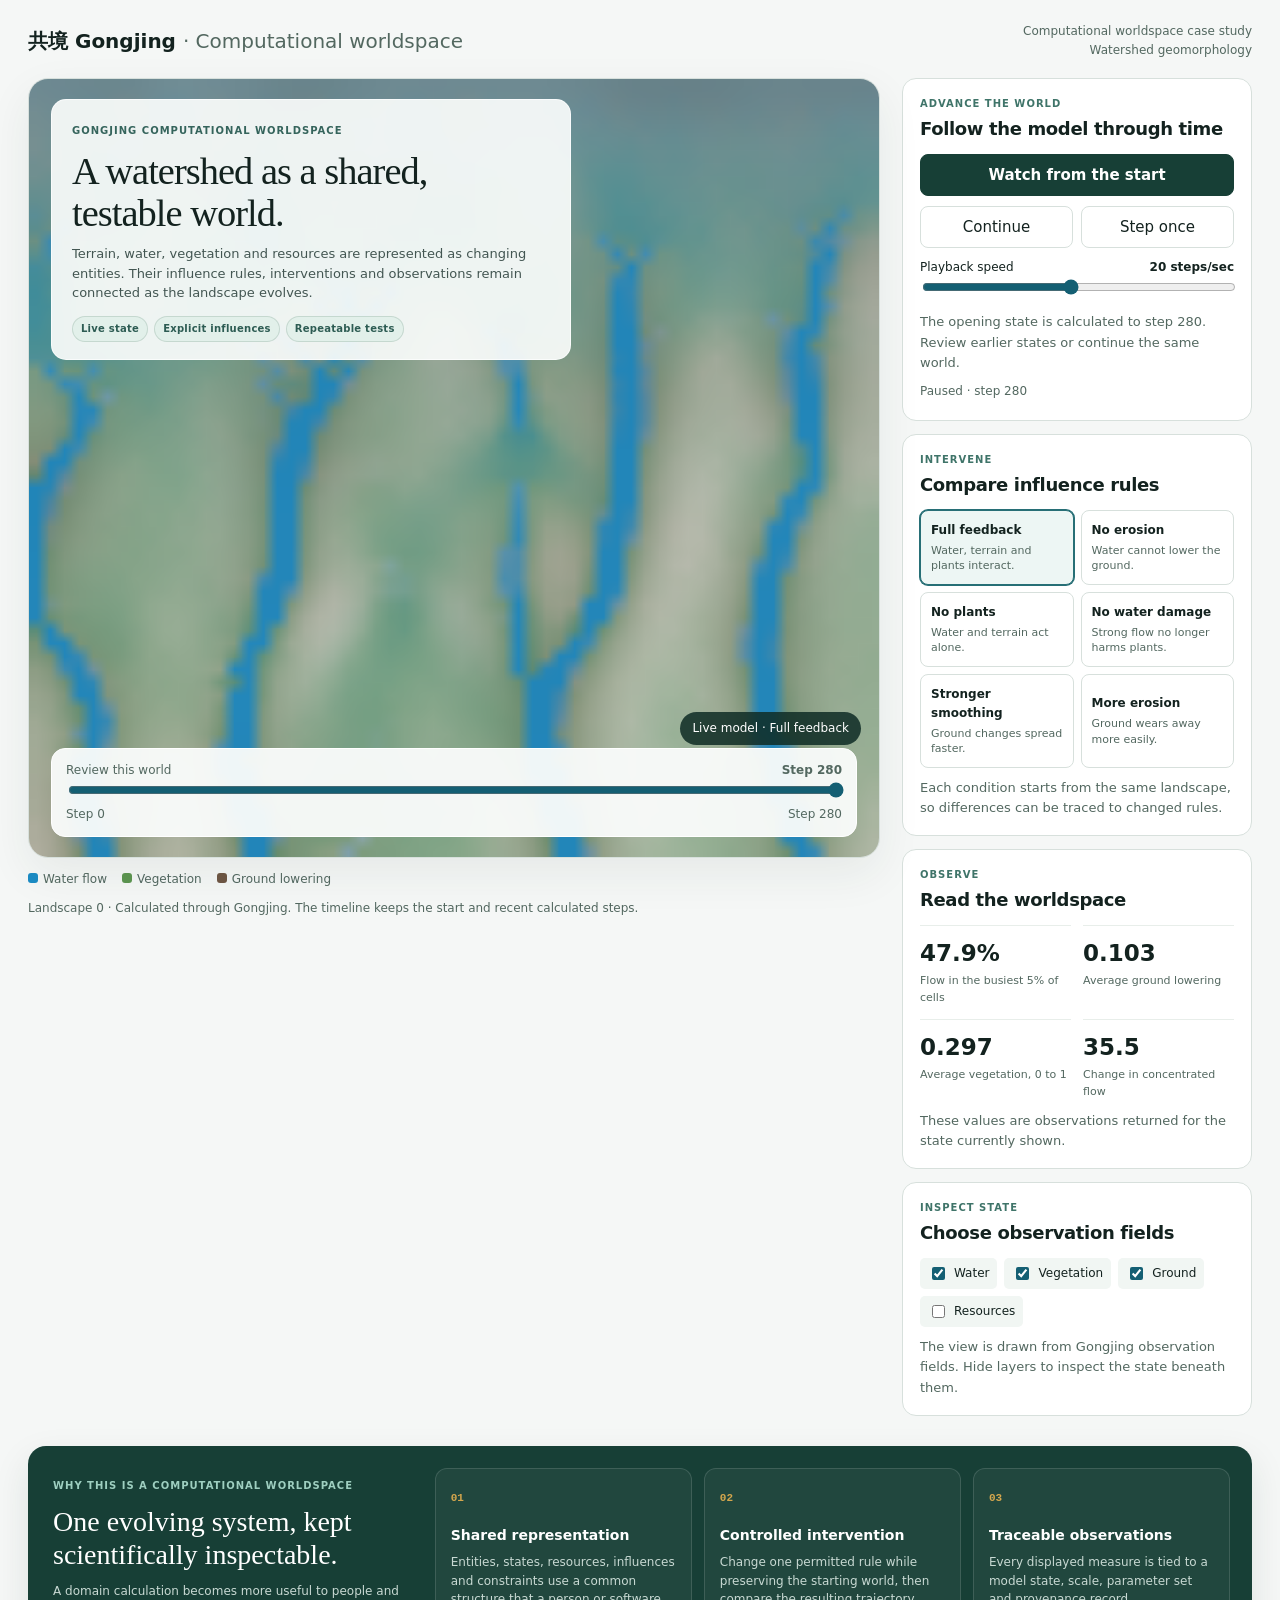
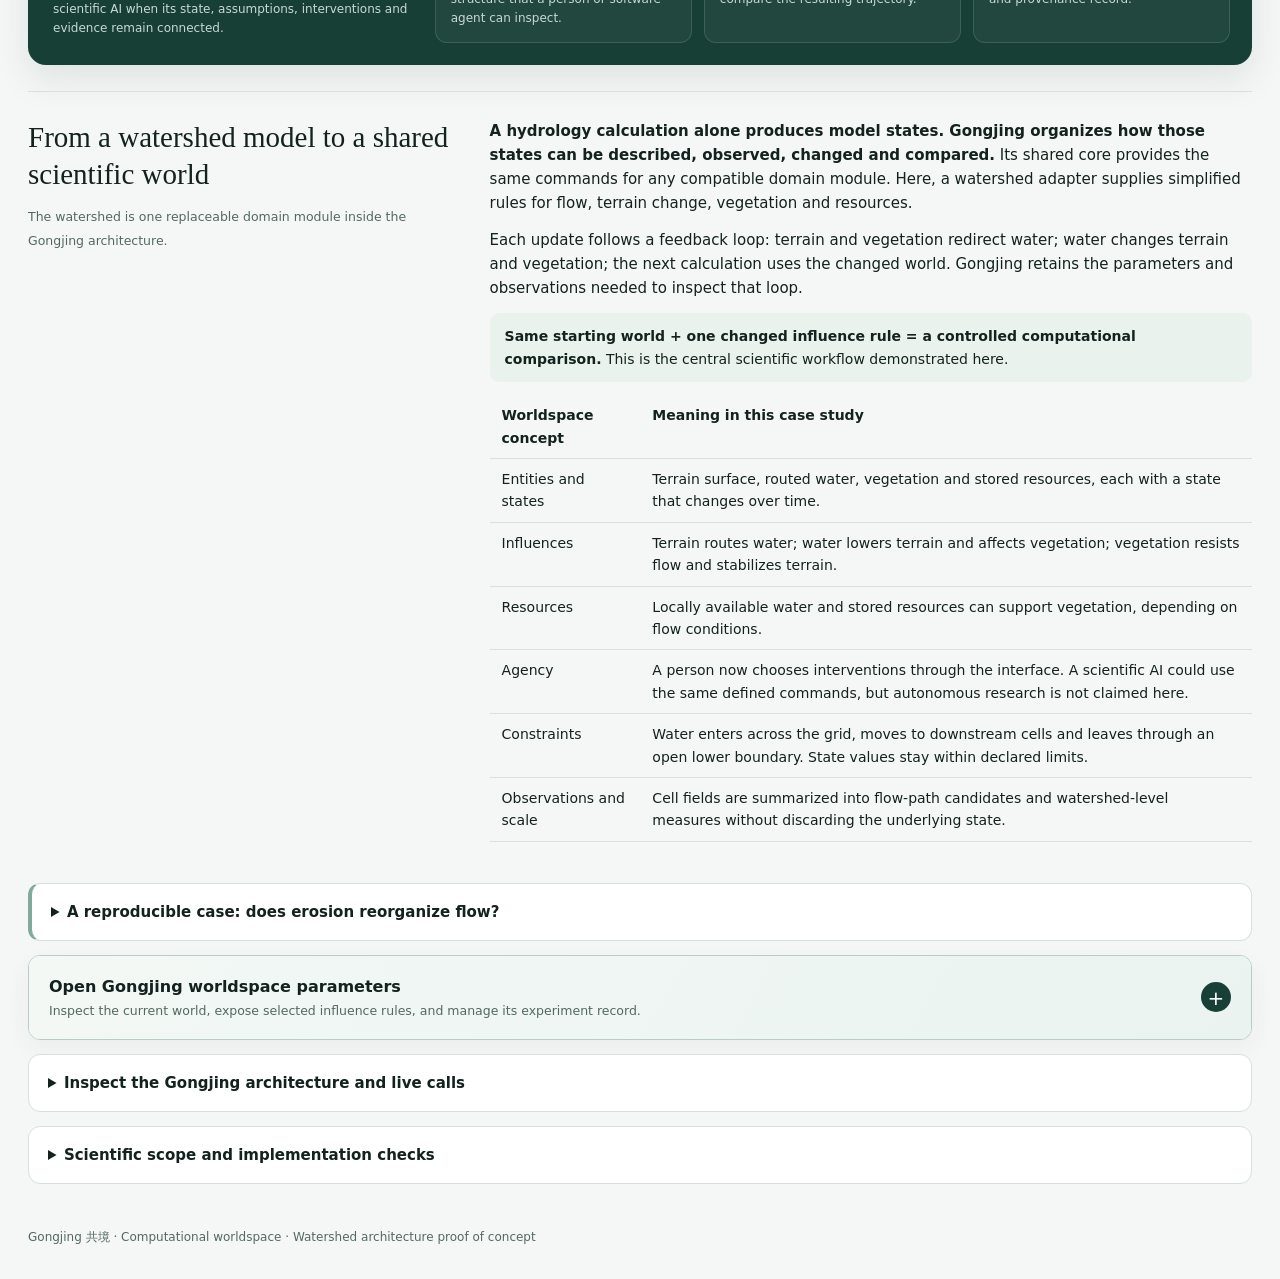
<file: watershed.html>
<!doctype html>
<html lang="en">
<head>
  <meta charset="utf-8">
  <meta name="viewport" content="width=device-width,initial-scale=1,viewport-fit=cover">
  <meta name="description" content="A live Gongjing computational worldspace case study connecting watershed geomorphology, inspectable influence rules, controlled interventions and reproducible observations.">
  <title>Gongjing · Watershed computational worldspace</title>
  <link rel="icon" href="favicon.svg" type="image/svg+xml">
  <link rel="stylesheet" href="assets/watershed.css">
</head>
<body>
<header>
  <a class="brand" href="index.html">共境 Gongjing <span>· Computational worldspace</span></a>
  <div class="note">Computational worldspace case study<br>Watershed geomorphology</div>
</header>
<main>
  <div id="error" class="error" role="alert" hidden></div>
  <div class="hero">
    <div>
      <section class="world" aria-label="Live watershed computational worldspace">
        <canvas id="c" role="img" aria-label="A calculated landscape of blue flow paths, green vegetation and brown areas where the ground has worn down. Current observations are shown beside the picture.">Enable JavaScript and canvas support to see the watershed.</canvas>
        <div class="worldTop">
          <span class="eyebrow">Gongjing computational worldspace</span>
          <h1>A watershed as a shared,<br>testable world.</h1>
          <p>Terrain, water, vegetation and resources are represented as changing entities. Their influence rules, interventions and observations remain connected as the landscape evolves.</p>
          <div class="worldTags" aria-label="Worldspace capabilities"><span>Live state</span><span>Explicit influences</span><span>Repeatable tests</span></div>
        </div>
        <div class="worldBadge" id="worldBadge">Calculating the landscape</div>
        <div class="timeline">
          <div class="timeline-head"><label for="scrub">Review this world</label><b id="step">Step 0</b></div>
          <input id="scrub" type="range" min="0" max="0" step="1" value="0" aria-label="Review calculated model states">
          <div class="timeline-head"><span id="historyStart">Step 0</span><span id="historyEnd">Step 0</span></div>
        </div>
      </section>
      <div class="legend"><span><i class="sw" style="background:#1b8cc5"></i>Water flow</span><span><i class="sw" style="background:#5d9650"></i>Vegetation</span><span><i class="sw" style="background:#6f5744"></i>Ground lowering</span></div>
      <p class="history-note" id="historyNote">The world is being calculated through the Gongjing core.</p>
    </div>
    <aside class="side">
      <section class="card">
        <span class="card-kicker">Advance the world</span>
        <h2>Follow the model through time</h2>
        <button class="primary wide" id="watch">Watch from the start</button>
        <div class="buttons"><button id="play">Continue</button><button id="stepOnce">Step once</button></div>
        <label for="speed" class="control-label">Playback speed <b id="speedOut">20 steps/sec</b></label>
        <input id="speed" type="range" min="2" max="40" value="20" class="wide-range">
        <p>The opening state is calculated to step 280. Review earlier states or continue the same world.</p>
        <div class="status" id="status" role="status">Starting the model</div>
      </section>
      <section class="card">
        <span class="card-kicker">Intervene</span>
        <h2>Compare influence rules</h2>
        <div class="scenarios" id="scenarios">
          <button class="scenario active" data-key="full" aria-pressed="true"><b>Full feedback</b><small>Water, terrain and plants interact.</small></button>
          <button class="scenario" data-key="diffuse" aria-pressed="false"><b>No erosion</b><small>Water cannot lower the ground.</small></button>
          <button class="scenario" data-key="abiotic" aria-pressed="false"><b>No plants</b><small>Water and terrain act alone.</small></button>
          <button class="scenario" data-key="vegetated" aria-pressed="false"><b>No water damage</b><small>Strong flow no longer harms plants.</small></button>
          <button class="scenario" data-key="smooth" aria-pressed="false"><b>Stronger smoothing</b><small>Ground changes spread faster.</small></button>
          <button class="scenario" data-key="runaway" aria-pressed="false"><b>More erosion</b><small>Ground wears away more easily.</small></button>
        </div>
        <p>Each condition starts from the same landscape, so differences can be traced to changed rules.</p>
      </section>
      <section class="card">
        <span class="card-kicker">Observe</span>
        <h2>Read the worldspace</h2>
        <div class="metrics">
          <div class="metric"><b id="mflow">0.0%</b><span>Flow in the busiest 5% of cells</span></div>
          <div class="metric"><b id="mdepth">0.000</b><span>Average ground lowering</span></div>
          <div class="metric"><b id="mveg">0.000</b><span>Average vegetation, 0 to 1</span></div>
          <div class="metric"><b id="mgain">0.0</b><span>Change in concentrated flow</span></div>
        </div>
        <p>These values are observations returned for the state currently shown.</p>
      </section>
      <section class="card">
        <span class="card-kicker">Inspect state</span>
        <h2>Choose observation fields</h2>
        <div class="layers"><label class="toggle"><input id="water" type="checkbox" checked>Water</label><label class="toggle"><input id="veg" type="checkbox" checked>Vegetation</label><label class="toggle"><input id="incision" type="checkbox" checked>Ground</label><label class="toggle"><input id="resource" type="checkbox">Resources</label></div>
        <p>The view is drawn from Gongjing observation fields. Hide layers to inspect the state beneath them.</p>
      </section>
    </aside>
  </div>

  <section class="worldspace-strip" aria-labelledby="worldspaceHeading">
    <div class="strip-intro"><span class="eyebrow">Why this is a computational worldspace</span><h2 id="worldspaceHeading">One evolving system, kept scientifically inspectable.</h2><p>A domain calculation becomes more useful to people and scientific AI when its state, assumptions, interventions and evidence remain connected.</p></div>
    <div class="strip-card"><span>01</span><h3>Shared representation</h3><p>Entities, states, resources, influences and constraints use a common structure that a person or software agent can inspect.</p></div>
    <div class="strip-card"><span>02</span><h3>Controlled intervention</h3><p>Change one permitted rule while preserving the starting world, then compare the resulting trajectory.</p></div>
    <div class="strip-card"><span>03</span><h3>Traceable observations</h3><p>Every displayed measure is tied to a model state, scale, parameter set and provenance record.</p></div>
  </section>

  <section class="explain" id="about">
    <div><h2>From a watershed model to a shared scientific world</h2><small>The watershed is one replaceable domain module inside the Gongjing architecture.</small></div>
    <div>
      <p><b>A hydrology calculation alone produces model states. Gongjing organizes how those states can be described, observed, changed and compared.</b> Its shared core provides the same commands for any compatible domain module. Here, a watershed adapter supplies simplified rules for flow, terrain change, vegetation and resources.</p>
      <p>Each update follows a feedback loop: terrain and vegetation redirect water; water changes terrain and vegetation; the next calculation uses the changed world. Gongjing retains the parameters and observations needed to inspect that loop.</p>
      <p class="feedback-line"><b>Same starting world + one changed influence rule = a controlled computational comparison.</b> This is the central scientific workflow demonstrated here.</p>
      <div class="table-scroll"><table><thead><tr><th>Worldspace concept</th><th>Meaning in this case study</th></tr></thead><tbody>
        <tr><td>Entities and states</td><td>Terrain surface, routed water, vegetation and stored resources, each with a state that changes over time.</td></tr>
        <tr><td>Influences</td><td>Terrain routes water; water lowers terrain and affects vegetation; vegetation resists flow and stabilizes terrain.</td></tr>
        <tr><td>Resources</td><td>Locally available water and stored resources can support vegetation, depending on flow conditions.</td></tr>
        <tr><td>Agency</td><td>A person now chooses interventions through the interface. A scientific AI could use the same defined commands, but autonomous research is not claimed here.</td></tr>
        <tr><td>Constraints</td><td>Water enters across the grid, moves to downstream cells and leaves through an open lower boundary. State values stay within declared limits.</td></tr>
        <tr><td>Observations and scale</td><td>Cell fields are summarized into flow-path candidates and watershed-level measures without discarding the underlying state.</td></tr>
      </tbody></table></div>
    </div>
  </section>

  <details class="details experiment-details">
    <summary>A reproducible case: does erosion reorganize flow?</summary>
    <p>Use landscape number <b>0</b>. Compare <b>Full feedback</b> with <b>No erosion</b> at step <b>280</b>. Terrain and vegetation begin in the same state; the erosion rule is the controlled difference.</p>
    <div class="table-scroll"><table><thead><tr><th>Condition</th><th>Average ground lowering</th><th>Flow in busiest 5% of cells</th></tr></thead><tbody><tr><td>Full feedback</td><td>0.103 model units</td><td>47.9%</td></tr><tr><td>No erosion</td><td>0.000 model units</td><td>29.9%</td></tr></tbody></table></div>
    <p>In this model comparison, erosion changes the terrain and produces more concentrated flow. Plants can still redirect water when erosion is off. Gongjing makes the comparison repeatable by keeping the starting state, settings, intervention and observations together.</p>
    <p>The flow measure adds routed flow across cells below the first eight rows. It describes the distribution of calculated flow within the grid, not separate volumes leaving a real watershed.</p>
  </details>

  <details class="details parameter-disclosure" id="modelParameters">
    <summary><span><b>Open Gongjing worldspace parameters</b><small>Inspect the current world, expose selected influence rules, and manage its experiment record.</small></span><span class="disclosure-icon" aria-hidden="true">+</span></summary>
    <fieldset id="parameterControls">
      <p class="panel-intro"><b>Gongjing is domain-neutral.</b> The core exposes a common worldspace record and intervention interface. The values under <i>Influence rules</i> belong to this watershed module and are surfaced through that interface.</p>
      <div class="parameter-tabs" role="tablist" aria-label="Gongjing parameter groups">
        <button type="button" role="tab" id="worldspaceTab" aria-controls="worldspacePanel" aria-selected="true" data-panel="worldspacePanel">Worldspace record</button>
        <button type="button" role="tab" id="influenceTab" aria-controls="influencePanel" aria-selected="false" data-panel="influencePanel" tabindex="-1">Influence rules</button>
        <button type="button" role="tab" id="recordTab" aria-controls="recordPanel" aria-selected="false" data-panel="recordPanel" tabindex="-1">Experiment record</button>
      </div>
      <section class="parameter-panel" id="worldspacePanel" role="tabpanel" aria-labelledby="worldspaceTab">
        <div class="panel-heading"><div><h3>Current computational world</h3><p>Live metadata from Gongjing observation and description packets.</p></div><span class="live-chip">Inspectable state</span></div>
        <dl class="snapshot-grid">
          <div><dt>Domain adapter</dt><dd id="paramAdapter">watershed-geomorphology</dd></div><div><dt>Observation scale</dt><dd id="paramScale">landscape</dd></div><div><dt>Grid</dt><dd id="paramGrid">60 × 60 cells</dd></div><div><dt>Displayed step</dt><dd id="paramStep">0</dd></div><div><dt>Landscape number</dt><dd id="paramSeed">0</dd></div><div><dt>Entity kinds</dt><dd id="paramEntities">3</dd></div><div><dt>State fields</dt><dd id="paramFields">5</dd></div><div><dt>Observations</dt><dd id="paramObservations">7</dd></div><div><dt>Candidate path groups</dt><dd id="paramPaths">Calculating</dd></div><div><dt>Calibration status</dt><dd id="paramCalibration">Concept model, not calibrated</dd></div>
        </dl>
        <p class="panel-note">Across scales, Gongjing keeps the 3,600 cell states available while its <b>coarseGrain</b> command groups connected high-flow cells into candidate paths and its observations summarize the watershed.</p>
      </section>
      <section class="parameter-panel" id="influencePanel" role="tabpanel" aria-labelledby="influenceTab" hidden>
        <div class="panel-heading"><div><h3>Selected influence parameters</h3><p>Changing a slider sends an <b>intervene</b> command to the current world. Continue the model to observe the new trajectory.</p></div><span class="live-chip warm">Live intervention</span></div>
        <div class="parameter-grid">
          <div class="param"><label for="rainfall">Water input</label><output id="rainfallOut" for="rainfall">1.00×</output><input id="rainfall" type="range" min="0" max="2" step=".25" value="1"><small>External water supplied to every grid cell.</small></div>
          <div class="param"><label for="routingBeta">Terrain steering</label><output id="routingBetaOut" for="routingBeta">75</output><input id="routingBeta" type="range" min="10" max="150" step="5" value="75"><small>How strongly lower neighboring terrain attracts flow.</small></div>
          <div class="param"><label for="erosionRate">Erosion strength</label><output id="erosionOut" for="erosionRate">0.0013</output><input id="erosionRate" type="range" min="0" max=".003" step=".0001" value=".0013"><small>How quickly concentrated flow can lower unprotected ground.</small></div>
          <div class="param"><label for="vegStabilization">Vegetation stabilization</label><output id="vegStabilizationOut" for="vegStabilization">2.8</output><input id="vegStabilization" type="range" min="0" max="6" step=".2" value="2.8"><small>How strongly vegetation reduces erosion in its cell.</small></div>
          <div class="param"><label for="vegGrowth">Vegetation growth</label><output id="vegGrowthOut" for="vegGrowth">0.045</output><input id="vegGrowth" type="range" min="0" max=".09" step=".005" value=".045"><small>Growth response to locally stored resources.</small></div>
          <div class="param"><label for="floodDamage">High-flow plant damage</label><output id="floodDamageOut" for="floodDamage">0.030</output><input id="floodDamage" type="range" min="0" max=".06" step=".005" value=".03"><small>Vegetation loss when modeled shear exceeds its threshold.</small></div>
          <div class="param"><label for="smoothing">Ground smoothing</label><output id="smoothingOut" for="smoothing">0.035</output><input id="smoothing" type="range" min="0" max=".15" step=".005" value=".035"><small>Local spreading of the ground-lowering field.</small></div>
        </div>
        <p class="panel-note">These are simplified, relative parameters selected to expose the influence structure. They are not measured coefficients for a real watershed.</p>
      </section>
      <section class="parameter-panel" id="recordPanel" role="tabpanel" aria-labelledby="recordTab" hidden>
        <div class="panel-heading"><div><h3>Reproducibility and provenance</h3><p>Keep the landscape number fixed for a controlled comparison, or save the complete current state.</p></div><span class="live-chip">Experiment record</span></div>
        <div class="record-grid"><div><span>Active condition</span><b id="recordScenario">Full feedback</b></div><div><span>Recorded interventions</span><b id="recordInterventions">0</b></div><div><span>Starting generator</span><b id="recordGenerator">Original seed-0 fields</b></div></div>
        <div class="seed-row"><label for="seedInput">Landscape number</label><input id="seedInput" type="number" value="0" min="0" max="4294967295" step="1"><button id="applySeed">Use this landscape</button><button id="newSeed">New landscape</button></div>
        <p>Number 0 uses the original showcase's starting terrain. Other whole numbers generate repeatable synthetic landscapes. Keep the number unchanged when comparing influence rules.</p>
        <div class="buttons"><button id="saveState">Save experiment</button><button id="loadState">Load experiment</button><button id="saveImage">Save picture</button></div>
        <input class="visually-hidden" id="loadFile" type="file" accept=".json,application/json" aria-label="Choose a saved watershed experiment">
      </section>
    </fieldset>
  </details>

  <details class="details" id="architecture">
    <summary>Inspect the Gongjing architecture and live calls</summary>
    <p><b>Shared core → watershed module → observation packet.</b> The core uses six domain-independent commands. The view draws only the returned observation fields, while domain calculations remain in the watershed module.</p>
    <div class="table-scroll"><table><thead><tr><th>Command</th><th>Purpose</th></tr></thead><tbody><tr><td>initialize</td><td>Create a world from a landscape number and parameter set.</td></tr><tr><td>step</td><td>Calculate its next state.</td></tr><tr><td>observe</td><td>Return fields, measurements, scale and provenance.</td></tr><tr><td>describe</td><td>Expose entities, influences, constraints and assumptions.</td></tr><tr><td>intervene</td><td>Change an allowed parameter, restart or restore a state.</td></tr><tr><td>coarseGrain</td><td>Summarize connected cell-level patterns at a larger scale.</td></tr></tbody></table></div>
    <p id="worldspaceStatus">Waiting for observations.</p><p id="candidateStatus"></p><div class="call-counts" id="callCounts"></div><pre class="trace" id="trace" aria-label="Recent Gongjing calls"></pre><p id="balance"></p>
  </details>
  <details class="details">
    <summary>Scientific scope and implementation checks</summary>
    <p><b>This is an architecture proof of concept with a functioning landscape-evolution module.</b> It is not presented as a calibrated watershed forecast. Its scientific purpose is to demonstrate how an evolving domain model can be made inspectable, intervenable, comparable and reproducible through Gongjing.</p>
    <p>The default landscape and numerical rules come from the original watershed showcase benchmark. The live JavaScript calculation has been checked against its Python reference through 280 steps. All displayed quantities use relative model units.</p>
    <p>Water is routed to three positions in the next grid row, with uniform input and an open lower edge. The module is a downstream routing approximation, not a full two-dimensional fluid solver. It does not represent a measured watershed, storm timing, water storage or a sediment transport budget. Ground lowering is capped, and smoothing acts on the lowering field. Candidate paths are cross-scale descriptions of model fields, not mapped real rivers.</p>
    <p>Modular landscape modeling has a broader scientific background, including <a href="https://esurf.copernicus.org/articles/8/379/2020/" target="_blank" rel="noopener noreferrer">Landlab v2.0</a>. This demonstration uses its own compact watershed module and does not run Landlab.</p>
  </details>
  <noscript><div class="error">Enable JavaScript to calculate and explore the watershed.</div></noscript>
</main>
<footer>Gongjing 共境 · Computational worldspace · Watershed architecture proof of concept</footer>
<script src="assets/gongjing-core.js"></script>
<script src="assets/watershed-initial.js"></script>
<script src="assets/watershed-adapter.js"></script>
<script src="assets/watershed-renderer.js"></script>
<script src="assets/watershed-ui.js"></script>
</body>
</html>
</file>
<file: styles.css>
:root{color-scheme:light;--paper:#f7f6f1;--ink:#203633;--muted:#526760;--line:#d8dfd7;--green:#245d4f;--white:#fff;--blue:#246c90}
*{box-sizing:border-box}html{scroll-behavior:smooth}body{margin:0;background:var(--paper);color:var(--ink);font:16px/1.65 system-ui,-apple-system,BlinkMacSystemFont,"Segoe UI",sans-serif}a{color:var(--green);text-underline-offset:4px}a:hover{color:#103d33}a:focus-visible,button:focus-visible,input:focus-visible,summary:focus-visible,select:focus-visible{outline:3px solid #d9a33e;outline-offset:4px}button,input,select{font:inherit}button{cursor:pointer}button:disabled{cursor:default;opacity:.5}.site-header,main.home,.site-footer,.demo-shell{width:min(1120px,calc(100% - 40px));margin-inline:auto}.site-header{display:flex;align-items:center;justify-content:space-between;gap:16px;padding:24px 0;border-bottom:1px solid var(--line)}.brand{text-decoration:none;display:flex;gap:12px;align-items:center;font-size:18px;font-weight:700}.brand-mark{font-family:serif;color:var(--green);font-size:26px}.brand small{display:block;font-size:12px;font-weight:400;letter-spacing:.02em;color:var(--muted)}.site-header nav{display:flex;gap:20px;font-size:14px}.eyebrow{color:var(--green);text-transform:uppercase;font-size:12px;letter-spacing:.12em;font-weight:700}.hero{padding:60px 0 40px;max-width:850px}.hero h1{font-family:Georgia,"Times New Roman",serif;font-weight:400;line-height:1.1;letter-spacing:-.035em;font-size:clamp(34px,5vw,57px);margin:16px 0 22px}.hero .lead{font-size:20px;max-width:750px;color:#3b554d}.hero p{max-width:740px}.tag{display:inline-flex;padding:4px 10px;border:1px solid var(--line);border-radius:4px;font-size:12px;color:var(--muted)}.section-heading{display:flex;gap:20px;align-items:baseline;justify-content:space-between;padding-top:15px}.section-heading h2{font:400 30px Georgia,serif}.section-heading p{font-size:14px;color:var(--muted)}.demo-grid{display:grid;grid-template-columns:repeat(3,minmax(0,1fr));gap:18px}.demo-card{background:var(--white);border:1px solid var(--line);padding:25px;display:flex;flex-direction:column;border-radius:8px}.demo-card .number{font-size:13px;color:var(--muted);letter-spacing:.07em}.demo-card h3{font:400 28px/1.2 Georgia,serif;margin:17px 0 12px}.demo-card p{color:var(--muted);font-size:15px;margin:0 0 20px}.demo-card .watch{color:var(--ink);font-size:14px;border-top:1px solid var(--line);padding-top:16px}.button{display:inline-flex;justify-content:center;align-items:center;gap:8px;text-decoration:none;background:var(--green);border:1px solid var(--green);border-radius:5px;padding:10px 16px;color:white;font-weight:600;line-height:1.4}.button:hover{background:#17483c;color:white}.demo-card .button{margin-top:auto}.button.secondary{background:transparent;color:var(--green);border-color:var(--line)}.related{margin:20px 0 46px;padding:19px 22px;border-left:3px solid #a7bba6;background:#eef2e9;font-size:15px}.explanation{border-top:1px solid var(--line);padding:34px 0;display:grid;grid-template-columns:1fr 1.5fr;gap:55px}.explanation h2{font:400 30px/1.2 Georgia,serif;margin:6px 0}.explanation p{margin:0 0 14px}.explanation ul{padding-left:20px}.site-footer{border-top:1px solid var(--line);padding:24px 0 35px;font-size:13px;color:var(--muted)}.demo-shell{padding:26px 0 45px}.demo-intro{max-width:800px;margin:0 0 25px}.demo-intro h1{font:400 clamp(28px,4vw,42px)/1.15 Georgia,serif;margin:10px 0 15px}.demo-intro p{margin:9px 0}.guide{background:#edf3eb;border:1px solid #d5e1d0;padding:16px 20px;border-radius:6px;margin:20px 0;font-size:15px}.guide p{margin:5px 0}.guide ol{margin:7px 0;padding-left:23px}.controls-bar{display:flex;gap:10px;flex-wrap:wrap;align-items:center;padding:15px;background:#fff;border:1px solid var(--line);border-radius:7px;margin:15px 0}.controls-bar button{padding:8px 14px;border:1px solid var(--line);background:white;border-radius:5px;min-height:42px}.controls-bar button.primary{background:var(--green);color:white;border-color:var(--green)}.controls-bar label{display:flex;align-items:center;gap:8px;font-size:14px}.controls-bar input[type=number]{width:94px;padding:7px;border:1px solid var(--line);border-radius:4px}.controls-bar input[type=range]{width:110px;accent-color:var(--green)}.view-grid{display:grid;grid-template-columns:repeat(3,minmax(0,1fr));gap:14px}.view{margin:0;min-width:0;background:white;border:1px solid var(--line);border-radius:7px;overflow:hidden}.view canvas{display:block;width:100%;aspect-ratio:1}.view figcaption{padding:13px 16px;font-size:14px;line-height:1.5}.view figcaption b{display:block;font-size:16px}.metrics-row{display:grid;grid-template-columns:repeat(4,minmax(0,1fr));gap:12px;margin:16px 0}.metric-box{border:1px solid var(--line);border-radius:6px;background:white;padding:14px}.metric-box span{font-size:13px;color:var(--muted);display:block}.metric-box strong{font-size:23px;font-weight:500}.model-note{font-size:14px;color:var(--muted)}details.notes{border:1px solid var(--line);border-radius:6px;padding:14px 18px;margin:16px 0;background:white}summary{cursor:pointer;font-weight:600}.notes p,.notes li{font-size:14px}.trace{white-space:pre-wrap;font:12px/1.55 ui-monospace,SFMono-Regular,Consolas,monospace;color:var(--muted);max-height:180px;overflow:auto}.table-wrap{overflow:auto}table{width:100%;border-collapse:collapse;font-size:14px}th,td{padding:10px 12px;text-align:left;vertical-align:top;border-bottom:1px solid var(--line)}.legend{display:flex;flex-wrap:wrap;gap:18px;font-size:13px;color:var(--muted);margin:12px 0}.legend i{display:inline-block;width:10px;height:10px;border-radius:2px;margin-right:5px}.river-stage{background:#f5f3ee;border:1px solid var(--line);border-radius:7px;overflow:hidden}.river-stage canvas{display:block;width:100%;height:620px}.running-status{font-size:14px;min-height:24px;color:var(--muted)}.toggle-row{display:flex;gap:14px;flex-wrap:wrap;font-size:14px}.toggle-row label{display:flex;gap:6px;align-items:center}
.concept-overview{margin:4px 0 54px;background:var(--white);border:1px solid var(--line);border-radius:12px;overflow:hidden;box-shadow:0 10px 30px rgb(25 56 48 / 8%)}.concept-overview>a{display:block}.concept-overview img{display:block;width:100%;max-width:100%;height:auto}.concept-overview figcaption{display:grid;grid-template-columns:auto minmax(0,1fr) auto;gap:14px 18px;align-items:start;padding:18px 22px;border-top:1px solid var(--line)}.concept-overview figcaption b{font:400 20px/1.35 Georgia,serif}.concept-overview figcaption span{font-size:14px;line-height:1.55;color:var(--muted)}.concept-overview figcaption a{font-size:13px;font-weight:650;white-space:nowrap}
.card-actions{display:grid;gap:10px;margin-top:auto}.demo-card .card-actions .button{margin-top:0}.standalone-link{text-align:center;font-size:13px;font-weight:650;text-decoration-thickness:1px}.standalone-link::before{content:"Portable example · ";color:var(--muted);font-weight:400}
.watershed-feature{margin:30px 0 48px;padding:30px;background:linear-gradient(145deg,#eaf0e8,#f4f2e9 58%,#e8f0f2);border:1px solid #ccd9d1;border-radius:12px}.feature-copy{max-width:850px}.feature-copy h2{font:400 clamp(27px,4vw,41px)/1.16 Georgia,serif;letter-spacing:-.02em;margin:9px 0 15px}.feature-copy p{max-width:760px;color:#405951;margin:0 0 12px}.feature-actions{display:flex;gap:10px;flex-wrap:wrap;margin-top:20px}.screenshot-grid{display:grid;grid-template-columns:minmax(0,1.15fr) minmax(0,.85fr);gap:15px;margin-top:25px;min-width:0}.screenshot-card{min-width:0;text-decoration:none;color:inherit}.screenshot-card figure{height:100%;min-width:0;margin:0;background:white;border:1px solid var(--line);border-radius:9px;overflow:hidden;box-shadow:0 8px 24px rgb(25 56 48 / 8%);transition:transform .18s ease,box-shadow .18s ease}.screenshot-card:hover figure{transform:translateY(-2px);box-shadow:0 12px 28px rgb(25 56 48 / 13%)}.screenshot-card img{display:block;width:100%;max-width:100%;height:auto;aspect-ratio:1346/926;object-fit:cover;object-position:top}.screenshot-card figcaption{display:grid;gap:2px;padding:14px 16px}.screenshot-card figcaption b{font:400 19px Georgia,serif;color:var(--ink)}.screenshot-card figcaption span{font-size:13px;line-height:1.5;color:var(--muted)}
.demo-previews{margin:0 0 48px}.preview-grid{display:grid;grid-template-columns:repeat(3,minmax(0,1fr));gap:15px}.preview-card{min-width:0;text-decoration:none;color:inherit}.preview-card figure{height:100%;margin:0;background:var(--white);border:1px solid var(--line);border-radius:9px;overflow:hidden;transition:transform .18s ease,box-shadow .18s ease}.preview-card:hover figure{transform:translateY(-2px);box-shadow:0 10px 25px rgb(25 56 48 / 11%)}.preview-card img{display:block;width:100%;max-width:100%;height:auto;aspect-ratio:1348/925;object-fit:cover;object-position:top}.preview-card figcaption{display:grid;gap:3px;padding:15px 17px}.preview-card figcaption b{font:400 20px Georgia,serif;color:var(--ink)}.preview-card figcaption>span:last-child{font-size:13px;line-height:1.5;color:var(--muted)}.preview-label{color:var(--green);font-size:11px;text-transform:uppercase;letter-spacing:.08em;font-weight:700}
@media(max-width:760px){.demo-grid,.view-grid,.screenshot-grid,.preview-grid{grid-template-columns:1fr}.demo-card{padding:23px}.hero{padding:35px 0 25px}.hero .lead{font-size:18px}.explanation{grid-template-columns:1fr;gap:16px}.section-heading{display:block}.section-heading p{margin-top:-12px}.site-header nav{gap:12px}.brand small{max-width:130px}.metrics-row{grid-template-columns:repeat(2,minmax(0,1fr))}.river-stage canvas{height:520px}.view canvas{max-height:450px}.site-header,main.home,.site-footer,.demo-shell{width:calc(100% - 28px)}.watershed-feature{padding:22px;margin-bottom:36px}.feature-actions{display:grid}.feature-actions .button{width:100%}.concept-overview{margin-bottom:38px}.concept-overview figcaption{grid-template-columns:1fr;gap:7px}.concept-overview figcaption a{margin-top:4px}}
@media(prefers-reduced-motion:reduce){html{scroll-behavior:auto}}
</file>
<file: assets/watershed.css>
:root{color-scheme:light;--bg:#f5f7f6;--ink:#13221f;--muted:#536860;--line:#d7e0dc;--panel:#fff;--accent:#145f73;--soft:#e9f1ef}
*{box-sizing:border-box}html,body{margin:0;background:var(--bg);color:var(--ink);font:15px/1.6 system-ui,-apple-system,BlinkMacSystemFont,"Segoe UI",sans-serif}header,main,footer{max-width:1440px;margin:auto;padding-inline:28px}header{padding-block:22px 18px;display:flex;justify-content:space-between;align-items:center;gap:20px}.brand{font-weight:700;font-size:20px;text-decoration:none;color:var(--ink)}.brand span{font-weight:400;color:var(--muted)}header .note{font-size:12px;text-align:right;color:var(--muted)}main{padding-bottom:32px}.hero{display:grid;grid-template-columns:minmax(0,1fr) 350px;gap:22px;align-items:start}.world{position:relative;background:#e8ece8;border:1px solid var(--line);border-radius:20px;overflow:hidden;height:780px;box-shadow:0 16px 45px rgba(24,50,43,.07)}#c{position:absolute;inset:0;width:100%;height:100%;display:block}.worldTop{position:absolute;left:22px;top:20px;max-width:450px;background:rgba(250,252,251,.92);border:1px solid rgba(255,255,255,.7);border-radius:15px;padding:17px 20px;pointer-events:none}.eyebrow{font-size:10px;letter-spacing:.1em;text-transform:uppercase;font-weight:700;color:#35645c}.worldTop h1{font:500 clamp(26px,3vw,41px)/1.08 Georgia,serif;letter-spacing:-.025em;margin:10px 0}.worldTop p{margin:0;color:#435652;font-size:13px;line-height:1.5}.worldBadge{position:absolute;right:18px;bottom:112px;background:rgba(16,45,38,.86);color:white;padding:7px 12px;border-radius:30px;font-size:12px}.timeline{position:absolute;left:22px;right:22px;bottom:20px;background:rgba(250,252,251,.95);border:1px solid white;border-radius:14px;padding:12px 14px}.timeline-head{display:flex;justify-content:space-between;gap:10px;font-size:12px;color:var(--muted)}.timeline input{width:100%;accent-color:var(--accent)}button,input,select{font:inherit}button{cursor:pointer;border:1px solid var(--line);border-radius:8px;padding:8px 12px;background:white;color:var(--ink);min-height:40px}button:hover{border-color:#567d6a;background:#f2f8f5}button:disabled,input:disabled{opacity:.55;cursor:default}.primary{background:#173f36;border-color:#173f36;color:white;font-weight:650}.primary:hover{background:#24574b;color:white}.wide{width:100%}button:focus-visible,input:focus-visible,summary:focus-visible,a:focus-visible{outline:3px solid #d4a64d;outline-offset:3px}.side{display:flex;flex-direction:column;gap:13px}.card{background:var(--panel);border:1px solid var(--line);border-radius:14px;padding:17px}.card h2{font-size:18px;margin:0 0 10px;letter-spacing:-.02em}.card p{font-size:13px;line-height:1.55;color:var(--muted);margin:10px 0 0}.buttons{display:flex;gap:8px;flex-wrap:wrap;margin:10px 0}.buttons button{flex:1}.status{font-size:12px;color:var(--muted);min-height:21px;margin-top:9px}.scenarios{display:grid;grid-template-columns:1fr 1fr;gap:7px}.scenario{text-align:left;padding:10px;min-height:75px}.scenario b{display:block;font-size:12px;margin-bottom:3px}.scenario small{display:block;color:var(--muted);font-size:11px;line-height:1.4}.scenario.active{border-color:#276f76;background:#edf6f4;box-shadow:0 0 0 1px #276f76}.metrics{display:grid;grid-template-columns:1fr 1fr;gap:12px}.metric{border-top:1px solid #e8eeea;padding-top:9px}.metric b{display:block;font-size:23px;font-weight:600;font-variant-numeric:tabular-nums}.metric span{display:block;color:var(--muted);font-size:11px}.layers{display:flex;gap:7px;flex-wrap:wrap}.toggle{display:flex;gap:6px;align-items:center;font-size:12px;border-radius:5px;background:#f1f6f3;padding:6px 8px}.toggle input{accent-color:var(--accent)}.legend{display:flex;gap:15px;flex-wrap:wrap;margin-top:12px;font-size:12px;color:var(--muted)}.sw{display:inline-block;width:10px;height:10px;border-radius:3px;margin-right:5px}.explain{margin-top:26px;border-top:1px solid var(--line);padding:27px 0;display:grid;grid-template-columns:1fr 1.8fr;gap:38px}.explain h2{font:400 29px/1.25 Georgia,serif;margin:0 0 12px}.explain p{margin:0 0 13px}.explain p:last-child{margin-bottom:0}.explain small{color:var(--muted)}table{width:100%;border-collapse:collapse;font-size:14px}th,td{padding:9px 12px;text-align:left;vertical-align:top;border-bottom:1px solid var(--line)}th{font-weight:600}.details{margin-top:14px;background:white;border:1px solid var(--line);border-radius:12px;padding:16px 19px}summary{font-weight:650;cursor:pointer}.details p,.details li{font-size:13px;color:var(--muted)}.param{display:grid;grid-template-columns:1fr 58px;gap:6px;margin:14px 0}.param label{font-size:13px}.param output{text-align:right;font-size:13px;color:var(--muted)}.param input{grid-column:1/-1;width:100%;accent-color:var(--accent)}.seed-row{display:flex;gap:7px;align-items:center;flex-wrap:wrap;font-size:13px;margin:12px 0}.seed-row input{width:115px;min-width:0;padding:6px;border:1px solid var(--line);border-radius:6px}fieldset{border:0;margin:0;padding:0;min-width:0}footer{padding-block:12px 32px;font-size:12px;color:var(--muted)}a{color:#145f73;text-underline-offset:3px}.trace{white-space:pre-wrap;font:11px/1.7 ui-monospace,Consolas,monospace;background:#f5f8f6;padding:12px;max-height:170px;overflow:auto;border-radius:8px}.call-counts{display:flex;gap:7px;flex-wrap:wrap;font-size:11px;color:var(--muted)}.call-counts span{padding:4px 7px;background:#f2f6f3;border-radius:5px}.feedback-line{padding:12px 15px;background:#e9f2ed;border-radius:9px;font-size:14px}.error{padding:12px;border:1px solid #bd6955;background:#fff4ee;color:#743721;border-radius:8px;margin:15px 0}.table-scroll{overflow-x:auto}.history-note{margin:9px 0 0;color:var(--muted);font-size:12px}.visually-hidden{position:absolute;width:1px;height:1px;padding:0;margin:-1px;overflow:hidden;clip:rect(0,0,0,0);white-space:nowrap;border:0}
.worldTop{max-width:520px}.worldTags{display:flex;gap:6px;flex-wrap:wrap;margin-top:13px}.worldTags span{font-size:10px;font-weight:650;letter-spacing:.025em;color:#2d5c53;background:rgba(225,239,233,.88);border:1px solid rgba(92,132,116,.22);border-radius:30px;padding:4px 8px}.card-kicker{display:block;color:#3f7469;font-size:10px;font-weight:750;letter-spacing:.1em;text-transform:uppercase;margin-bottom:3px}.control-label{display:flex;justify-content:space-between;gap:12px;font-size:12px}.wide-range{width:100%;accent-color:var(--accent)}.worldspace-strip{display:grid;grid-template-columns:1.45fr repeat(3,1fr);gap:12px;margin-top:30px;padding:22px;background:#173f36;color:#fff;border-radius:18px;box-shadow:0 14px 36px rgba(24,50,43,.10)}.strip-intro{padding:4px 12px 4px 3px}.strip-intro .eyebrow{color:#9ecfc0}.strip-intro h2{font:400 28px/1.2 Georgia,serif;margin:9px 0 10px}.strip-intro p,.strip-card p{color:#c8d9d3;font-size:12px;line-height:1.55;margin:0}.strip-card{padding:15px;border:1px solid rgba(255,255,255,.13);border-radius:12px;background:rgba(255,255,255,.045)}.strip-card>span{font:600 11px/1 ui-monospace,monospace;color:#d4a64d}.strip-card h3{font-size:14px;margin:16px 0 7px}.experiment-details{border-left:4px solid #82aa9c}.parameter-disclosure{padding:0;overflow:hidden;border-color:#b9ccc5;box-shadow:0 9px 26px rgba(24,50,43,.05)}.parameter-disclosure>summary{display:flex;align-items:center;justify-content:space-between;gap:18px;list-style:none;padding:18px 20px;background:linear-gradient(120deg,#f3f8f5,#eaf3f0)}.parameter-disclosure>summary::-webkit-details-marker{display:none}.parameter-disclosure>summary span:first-child{display:flex;flex-direction:column;gap:2px}.parameter-disclosure>summary b{font-size:16px}.parameter-disclosure>summary small{font-weight:400;color:var(--muted)}.disclosure-icon{display:grid;place-items:center;width:30px;height:30px;flex:0 0 auto;border-radius:50%;background:#173f36;color:#fff;font-size:20px;font-weight:400;transition:transform .2s ease}.parameter-disclosure[open] .disclosure-icon{transform:rotate(45deg)}.parameter-disclosure fieldset{padding:20px}.panel-intro{margin:0 0 18px!important;padding:13px 15px;border-left:3px solid #d4a64d;background:#fffaf0;color:#4d554f!important}.parameter-tabs{display:flex;gap:6px;padding:5px;background:#edf3f0;border-radius:10px;margin-bottom:18px;overflow-x:auto}.parameter-tabs button{flex:1;min-width:max-content;border:0;background:transparent;min-height:38px;font-size:12px;font-weight:650;color:var(--muted)}.parameter-tabs button[aria-selected="true"]{background:white;color:var(--ink);box-shadow:0 2px 8px rgba(20,44,37,.09)}.parameter-panel[hidden]{display:none}.panel-heading{display:flex;justify-content:space-between;align-items:flex-start;gap:20px;margin-bottom:15px}.panel-heading h3{font:500 22px/1.2 Georgia,serif;margin:0 0 4px}.panel-heading p{margin:0!important}.live-chip{white-space:nowrap;padding:5px 9px;background:#e5f1eb;color:#285f53;border-radius:30px;font-size:10px;font-weight:700;text-transform:uppercase;letter-spacing:.055em}.live-chip.warm{background:#fff3db;color:#775615}.snapshot-grid{display:grid;grid-template-columns:repeat(5,1fr);gap:8px;margin:0}.snapshot-grid div,.record-grid div{min-width:0;padding:11px;background:#f5f8f6;border:1px solid #e2ebe6;border-radius:8px}.snapshot-grid dt,.record-grid span{font-size:10px;color:var(--muted);text-transform:uppercase;letter-spacing:.05em}.snapshot-grid dd{margin:5px 0 0;font-size:13px;font-weight:650;overflow-wrap:anywhere}.panel-note{margin:15px 0 0!important;padding:11px 13px;background:#f4f7f5;border-radius:8px}.parameter-grid{display:grid;grid-template-columns:repeat(2,1fr);gap:10px}.parameter-grid .param{margin:0;padding:13px;border:1px solid #e0e8e4;border-radius:9px;background:#fbfcfb}.parameter-grid .param small{grid-column:1/-1;color:var(--muted);font-size:11px;line-height:1.45}.record-grid{display:grid;grid-template-columns:repeat(3,1fr);gap:8px;margin-bottom:16px}.record-grid b{display:block;font-size:13px;margin-top:4px;overflow-wrap:anywhere}.parameter-panel .seed-row{padding-top:4px}.details>summary{transition:color .15s ease}.details>summary:hover{color:#145f73}
@media(max-width:1050px){.hero{grid-template-columns:minmax(0,1fr) 310px;gap:16px}.world{height:780px}.worldTop{left:14px;right:14px;top:14px;max-width:430px}.timeline{left:14px;right:14px}.card{padding:14px}.worldTop h1{font-size:32px}.worldspace-strip{grid-template-columns:1fr 1fr}.strip-intro{grid-column:1/-1}.snapshot-grid{grid-template-columns:repeat(3,1fr)}}
@media(max-width:820px){header,main,footer{padding-inline:14px}header .note{max-width:180px}.hero{grid-template-columns:1fr}.world{height:650px}.side{display:grid;grid-template-columns:1fr 1fr;align-items:start}.explain{grid-template-columns:1fr;gap:14px}.worldTop{max-width:460px}.snapshot-grid{grid-template-columns:repeat(2,1fr)}}
@media(max-width:540px){.brand{font-size:17px}.brand span{display:block;font-size:12px}header .note{max-width:140px;font-size:11px}.world{height:590px;border-radius:15px}.worldTop{left:12px;right:12px;top:12px;padding:13px 15px}.worldTop h1{font-size:28px}.worldTop p{font-size:12px}.worldTags{display:none}.side{grid-template-columns:1fr}.timeline{left:12px;right:12px;bottom:12px}.worldBadge{right:12px;bottom:105px}.explain h2{font-size:26px}.details{padding:14px}.parameter-disclosure{padding:0}.parameter-disclosure>summary{padding:15px}.parameter-disclosure fieldset{padding:14px}.worldspace-strip{grid-template-columns:1fr;padding:15px}.strip-intro{grid-column:auto}.strip-card{padding:13px}.snapshot-grid,.parameter-grid,.record-grid{grid-template-columns:1fr}.panel-heading{display:block}.live-chip{display:inline-block;margin-top:10px}.parameter-tabs button{padding-inline:10px}.param{margin:13px 0}}
@media(prefers-reduced-motion:reduce){*{scroll-behavior:auto}}
</file>
